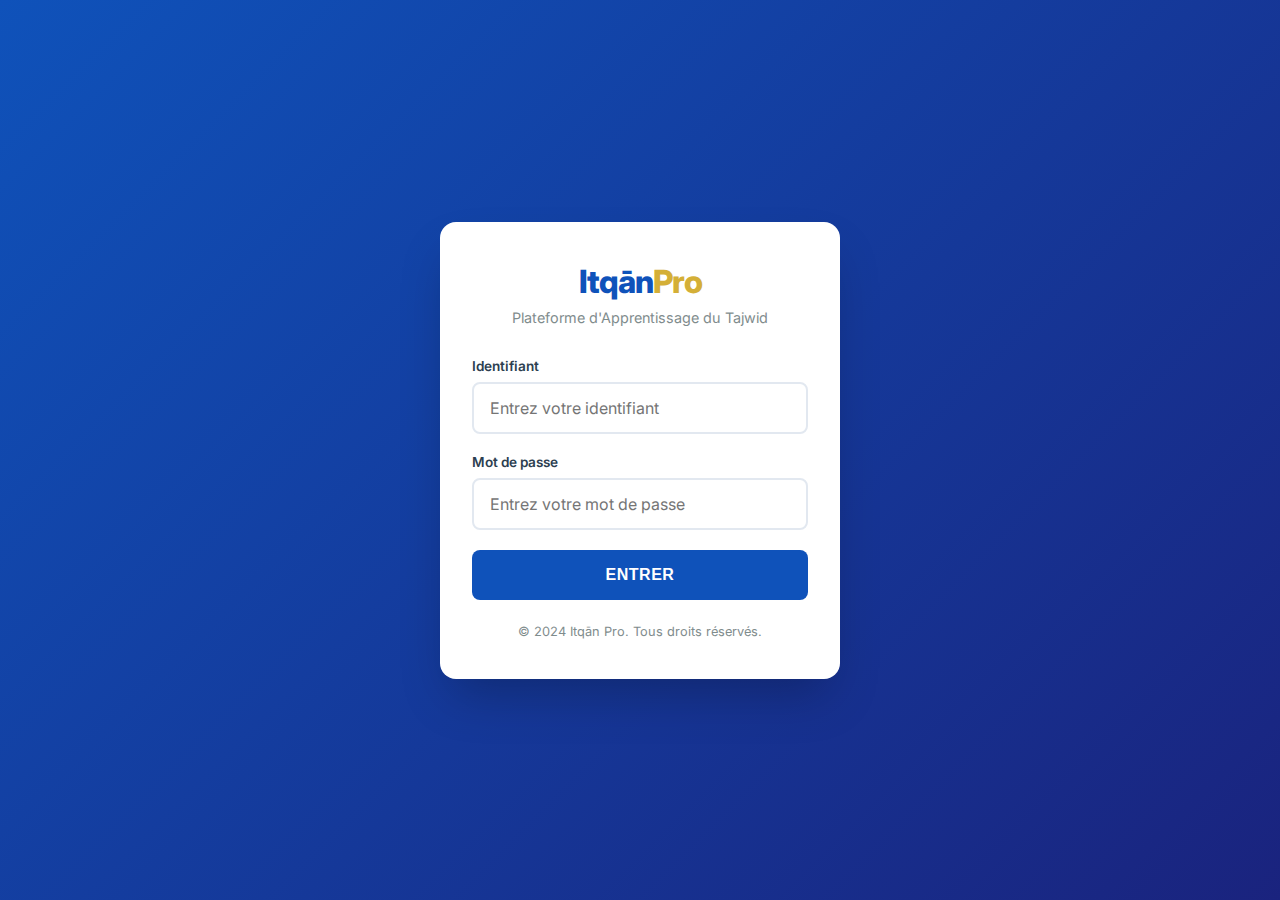
<file: index.html>
<!DOCTYPE html>
<html lang="fr">

<head>
    <meta charset="UTF-8">
    <meta name="viewport"
        content="width=device-width, initial-scale=1.0, maximum-scale=1.0, user-scalable=no, viewport-fit=cover">
    <title>Itqān Pro - Learning Portal</title>
    <link
        href="https://fonts.googleapis.com/css2?family=Inter:wght@400;500;600;700;800&family=Scheherazade+New:wght@500;700&display=swap"
        rel="stylesheet">
    <link rel="stylesheet" href="style.css">
</head>

<body>

    <!-- Auth Check: Redirect to login if not authenticated -->
    <script>
        if (localStorage.getItem('itqan_logged_in') !== 'true') {
            window.location.href = 'login.html';
        }
    </script>

    <audio id="audioPlayer"></audio>

    <div class="header" style="display:none;">
        <div style="display:flex; justify-content:space-between; align-items:center; font-weight:700; color:#333;">
            <div style="display:flex; align-items:center; gap:15px;">
                <button class="home-btn" onclick="showPortal()">MENU</button>
                <span id="course-title" style="letter-spacing:-0.5px; font-weight:600;">CHARGEMENT...</span>
            </div>
            <span id="course-mode"
                style="color:var(--primary); font-size:0.75rem; background:#e0f2fe; padding:4px 10px; border-radius:12px; font-weight:600; letter-spacing:0.5px;">PRO</span>
        </div>
        <div class="progress-track">
            <div class="progress-fill" id="prog-bar"></div>
        </div>
    </div>

    <div class="viewport" id="game-area"></div>

    <div class="footer" style="display:none;">
        <div class="nav-row">
            <button class="btn-nav" id="btn-prev" onclick="prev()">Précédent</button>
            <button class="btn-main" id="btn-action">COMMENCER</button>
            <button class="btn-nav" id="btn-next" onclick="next()">Suivant</button>
        </div>
    </div>

    <!-- Core Engine -->
    <!-- The engine.js script has been moved to the Course Data section as per the instruction. -->

    <!-- Course Data -->
    <script src="js/courses/izhar.js"></script>
    <script src="js/courses/idgham_ghunnah.js"></script>
    <script src="js/courses/idgham_bila_ghunnah.js"></script>
    <script src="js/courses/iqlab.js"></script>
    <script src="js/courses/qalqala.js"></script>
    <script src="js/courses/ra_intro.js"></script>
    <script src="js/courses/ra_tafkhim.js"></script>
    <script src="js/courses/ra_tarqiq.js"></script>
    <script src="js/courses/ra_jawaz.js"></script>
    <script src="js/courses/lam.js"></script>
    <script src="js/courses/ghunna.js"></script>
    <script src="js/courses/ikhfaa.js"></script>
    <script src="js/courses/mad_intro.js"></script>
    <script src="js/courses/mad_tabii.js"></script>
    <script src="js/courses/mad_badal.js"></script>
    <script src="js/courses/mad_ewad.js"></script>
    <script src="js/courses/mad_sila.js"></script>
    <script src="js/courses/mad_muttasil.js"></script>
    <script src="js/courses/mad_munfasil.js"></script>
    <script src="js/courses/mad_arid.js"></script>
    <script src="js/courses/mad_lin.js"></script>
    <script src="js/courses/mad_lazim.js"></script>
    <script src="js/courses/mad_review.js"></script>
    <script src="js/courses/nun_sakina_intro.js"></script>
    <script src="js/courses/nun_review.js"></script>
    <script src="js/engine.js"></script>
    <script src="js/courses/mim_idgham.js"></script>
    <script src="js/courses/mim_ikhfaa.js"></script>
    <script src="js/courses/mim_izhar.js"></script>

    <script>
        window.onload = () => {
            showPortal();
        };
    </script>

</body>

</html>
</file>
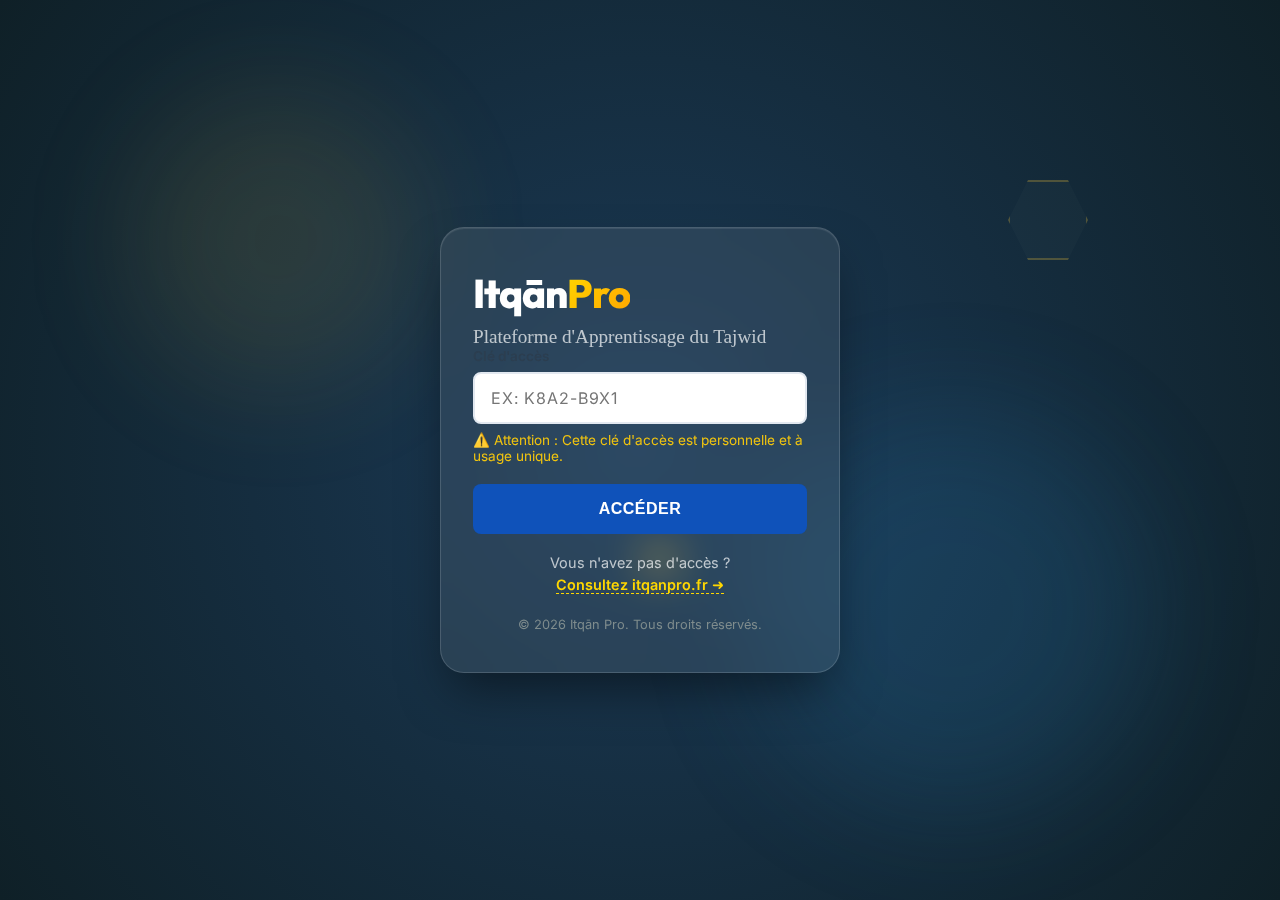
<file: public/index.html>
<!DOCTYPE html>
<html lang="fr">

<head>
    <meta charset="UTF-8">
    <meta name="viewport" content="width=device-width, initial-scale=1.0, maximum-scale=1.0, user-scalable=no">
    <title>Itqān Pro - Accueil</title>
    <link rel="preconnect" href="https://fonts.googleapis.com">
    <link
        href="https://fonts.googleapis.com/css2?family=Outfit:wght@300;500;700;900&family=Scheherazade+New:wght@400;700&display=swap"
        rel="stylesheet">
    <link rel="stylesheet" href="style.css">
    <style>
        /* Home Page Specific Styles */
        .home-shell {
            min-height: 100vh;
            display: flex;
            flex-direction: column;
            align-items: center;
            justify-content: center;
            padding: 30px 20px;
            position: relative;
        }

        .home-hero-glass {
            background: rgba(255, 255, 255, 0.08);
            backdrop-filter: blur(20px);
            -webkit-backdrop-filter: blur(20px);
            border: 1px solid rgba(255, 255, 255, 0.15);
            border-radius: 24px;
            padding: 50px 40px;
            text-align: center;
            max-width: 700px;
            width: 100%;
            margin-bottom: 40px;
            box-shadow:
                0 25px 50px -12px rgba(0, 0, 0, 0.5),
                inset 0 1px 1px rgba(255, 255, 255, 0.1);
            animation: floatIn 0.6s ease-out;
        }

        .home-brand {
            display: flex;
            justify-content: center;
            align-items: baseline;
            gap: 10px;
            margin-bottom: 15px;
        }

        .home-brand .brand-itqan {
            font-family: 'Outfit', sans-serif;
            font-size: 3rem;
            font-weight: 900;
            color: #ffffff;
            letter-spacing: -1px;
        }

        .home-brand .brand-pro {
            font-family: 'Outfit', sans-serif;
            font-size: 3rem;
            font-weight: 900;
            background: linear-gradient(135deg, #FFD700, #FFA500);
            -webkit-background-clip: text;
            background-clip: text;
            -webkit-text-fill-color: transparent;
        }

        .home-subtitle {
            font-family: 'Scheherazade New', serif;
            font-size: 1.4rem;
            color: rgba(255, 255, 255, 0.7);
            margin-bottom: 10px;
        }

        .home-tagline {
            font-size: 1rem;
            color: rgba(255, 255, 255, 0.6);
            margin-bottom: 0;
        }

        .modules-container {
            display: grid;
            grid-template-columns: repeat(2, 1fr);
            gap: 24px;
            width: 100%;
            max-width: 800px;
            animation: floatIn 0.8s ease-out;
        }

        .module-glass-card {
            background: rgba(255, 255, 255, 0.06);
            backdrop-filter: blur(15px);
            -webkit-backdrop-filter: blur(15px);
            border: 1px solid rgba(255, 255, 255, 0.12);
            border-radius: 20px;
            padding: 35px 25px;
            text-align: center;
            text-decoration: none;
            cursor: pointer;
            transition: all 0.4s cubic-bezier(0.4, 0, 0.2, 1);
            position: relative;
            overflow: hidden;
        }

        .module-glass-card::before {
            content: '';
            position: absolute;
            top: 0;
            left: 0;
            right: 0;
            height: 4px;
            background: var(--gradient);
        }

        .module-glass-card.tajwid {
            --gradient: linear-gradient(90deg, #00b894, #55efc4);
            --accent: #00b894;
        }

        .module-glass-card.hafiz {
            --gradient: linear-gradient(90deg, #0984e3, #74b9ff);
            --accent: #0984e3;
        }

        .module-glass-card:hover {
            transform: translateY(-10px) scale(1.02);
            background: rgba(255, 255, 255, 0.1);
            border-color: rgba(255, 255, 255, 0.25);
            box-shadow: 0 30px 60px rgba(0, 0, 0, 0.4);
        }

        .module-icon {
            width: 80px;
            height: 80px;
            border-radius: 20px;
            display: flex;
            align-items: center;
            justify-content: center;
            margin: 0 auto 20px;
            font-size: 2.5rem;
            background: var(--gradient);
            box-shadow: 0 10px 30px rgba(0, 0, 0, 0.3);
        }

        .module-title {
            font-family: 'Outfit', sans-serif;
            font-size: 1.4rem;
            font-weight: 700;
            color: #ffffff;
            margin-bottom: 5px;
        }

        .module-arabic {
            font-family: 'Scheherazade New', serif;
            font-size: 1.2rem;
            color: rgba(255, 255, 255, 0.6);
            margin-bottom: 15px;
        }

        .module-desc {
            font-size: 0.9rem;
            color: rgba(255, 255, 255, 0.7);
            line-height: 1.6;
            margin-bottom: 20px;
        }

        .module-btn {
            display: inline-flex;
            align-items: center;
            gap: 8px;
            padding: 12px 28px;
            border-radius: 50px;
            font-weight: 600;
            font-size: 0.95rem;
            color: white;
            background: var(--gradient);
            transition: all 0.3s;
            box-shadow: 0 5px 20px rgba(0, 0, 0, 0.2);
        }

        .module-glass-card:hover .module-btn {
            transform: translateX(5px);
            box-shadow: 0 8px 25px rgba(0, 0, 0, 0.3);
        }

        .logout-btn-glass {
            position: fixed;
            top: 20px;
            right: 20px;
            background: rgba(255, 255, 255, 0.08);
            border: 1px solid rgba(255, 255, 255, 0.15);
            color: rgba(255, 255, 255, 0.7);
            padding: 10px 20px;
            border-radius: 10px;
            font-size: 0.85rem;
            cursor: pointer;
            font-family: 'Outfit', sans-serif;
            transition: all 0.3s;
            z-index: 100;
            backdrop-filter: blur(10px);
        }

        .logout-btn-glass:hover {
            background: rgba(255, 255, 255, 0.15);
            color: white;
            border-color: rgba(255, 255, 255, 0.3);
        }

        .home-footer {
            margin-top: 50px;
            color: rgba(255, 255, 255, 0.4);
            font-size: 0.85rem;
            text-align: center;
        }

        /* Responsive */
        @media (max-width: 700px) {
            .modules-container {
                grid-template-columns: 1fr;
                gap: 20px;
            }

            .home-hero-glass {
                padding: 35px 25px;
            }

            .home-brand .brand-itqan,
            .home-brand .brand-pro {
                font-size: 2.2rem;
            }

            .home-subtitle {
                font-size: 1.1rem;
            }

            .module-glass-card {
                padding: 30px 20px;
            }

            .module-icon {
                width: 65px;
                height: 65px;
                font-size: 2rem;
            }

            .module-title {
                font-size: 1.2rem;
            }
        }

        @media (max-width: 400px) {
            .home-shell {
                padding: 20px 15px;
            }

            .home-brand .brand-itqan,
            .home-brand .brand-pro {
                font-size: 1.8rem;
            }

            .module-desc {
                font-size: 0.85rem;
            }

            .logout-btn-glass {
                padding: 8px 15px;
                font-size: 0.8rem;
            }
        }

        @keyframes floatIn {
            0% {
                opacity: 0;
                transform: translateY(20px);
            }

            100% {
                opacity: 1;
                transform: translateY(0);
            }
        }
    </style>
</head>

<body>
    <!-- Cosmic Background -->
    <div class="iqan-global-bg">
        <div class="iqan-orb orb-gold"></div>
        <div class="iqan-orb orb-blue"></div>
        <div class="iqan-shape shape-hex"></div>
        <div class="iqan-shape shape-square"></div>
        <div class="iqan-shape shape-circle"></div>
    </div>

    <!-- Auth Check -->
    <script>
        if (localStorage.getItem('itqan_logged_in') !== 'true') {
            window.location.href = 'login.html';
        }
    </script>

    <button class="logout-btn-glass" onclick="logout()">Déconnexion</button>

    <div class="home-shell">
        <!-- Hero Glass Card -->
        <div class="home-hero-glass">
            <div class="home-brand">
                <span class="brand-itqan">Itqān</span>
                <span class="brand-pro">Pro</span>
            </div>
            <p class="home-subtitle">إتقان القرآن الكريم</p>
            <p class="home-tagline">Excellence dans la Récitation et la Mémorisation du Coran</p>
        </div>

        <!-- Module Cards -->
        <div class="modules-container">
            <!-- TAJWID Card -->
            <a href="tajwid.html" class="module-glass-card tajwid">
                <div class="module-icon">📖</div>
                <h2 class="module-title">Itqān Tajwid</h2>
                <p class="module-arabic">إتقان التجويد</p>
                <p class="module-desc">Maîtrisez les règles de récitation du Coran avec des cours interactifs et des
                    exercices pratiques.</p>
                <div class="module-btn">Commencer <span>➜</span></div>
            </a>

            <!-- HAFIZ Card -->
            <a href="hifd.html" class="module-glass-card hafiz">
                <div class="module-icon">📚</div>
                <h2 class="module-title">Itqān Hafiz</h2>
                <p class="module-arabic">إتقان الحفظ</p>
                <p class="module-desc">Mémorisez le Coran efficacement avec un cahier de suivi gamifié et des outils de
                    révision.</p>
                <div class="module-btn">Commencer <span>➜</span></div>
            </a>
        </div>

        <div class="home-footer">
            © 2026 Itqān Pro. Tous droits réservés.
        </div>
    </div>

    <script>
        function logout() {
            localStorage.removeItem('itqan_logged_in');
            window.location.href = 'login.html';
        }
    </script>
</body>

</html>
</file>
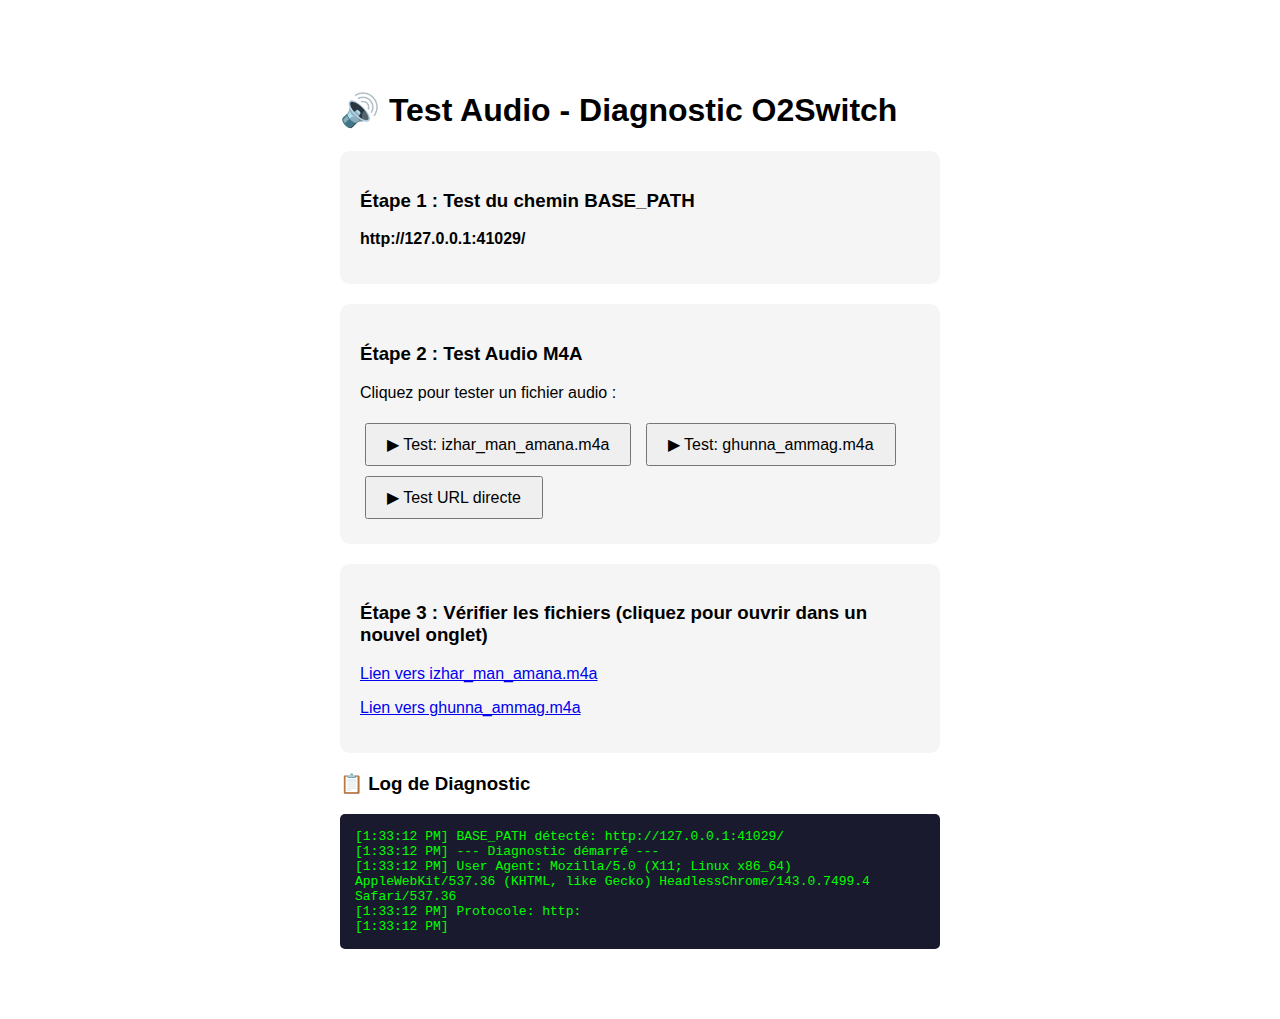
<file: diagnostic_audio.html>
<!DOCTYPE html>
<html lang="fr">

<head>
    <meta charset="UTF-8">
    <meta name="viewport" content="width=device-width, initial-scale=1.0">
    <title>Test Audio - Diagnostic</title>
    <style>
        body {
            font-family: Arial, sans-serif;
            max-width: 600px;
            margin: 50px auto;
            padding: 20px;
        }

        .test-box {
            background: #f5f5f5;
            padding: 20px;
            border-radius: 10px;
            margin: 20px 0;
        }

        .success {
            background: #d4edda;
            border: 1px solid #c3e6cb;
        }

        .error {
            background: #f8d7da;
            border: 1px solid #f5c6cb;
        }

        button {
            padding: 10px 20px;
            font-size: 16px;
            cursor: pointer;
            margin: 5px;
        }

        #log {
            background: #1a1a2e;
            color: #0f0;
            padding: 15px;
            border-radius: 5px;
            font-family: monospace;
            white-space: pre-wrap;
            max-height: 300px;
            overflow-y: auto;
        }
    </style>
</head>

<body>
    <h1>🔊 Test Audio - Diagnostic O2Switch</h1>

    <div class="test-box">
        <h3>Étape 1 : Test du chemin BASE_PATH</h3>
        <p id="base-path">Chargement...</p>
    </div>

    <div class="test-box">
        <h3>Étape 2 : Test Audio M4A</h3>
        <p>Cliquez pour tester un fichier audio :</p>
        <button onclick="testAudio('izhar_man_amana')">▶ Test: izhar_man_amana.m4a</button>
        <button onclick="testAudio('ghunna_ammag')">▶ Test: ghunna_ammag.m4a</button>
        <button onclick="testAudioDirect()">▶ Test URL directe</button>
    </div>

    <div class="test-box">
        <h3>Étape 3 : Vérifier les fichiers (cliquez pour ouvrir dans un nouvel onglet)</h3>
        <p><a id="audio-link-1" href="#" target="_blank">Lien vers izhar_man_amana.m4a</a></p>
        <p><a id="audio-link-2" href="#" target="_blank">Lien vers ghunna_ammag.m4a</a></p>
    </div>

    <h3>📋 Log de Diagnostic</h3>
    <div id="log"></div>

    <script>
        const logEl = document.getElementById('log');
        function log(msg) {
            const now = new Date().toLocaleTimeString();
            logEl.textContent += `[${now}] ${msg}\n`;
            logEl.scrollTop = logEl.scrollHeight;
        }

        // Detect BASE_PATH
        const BASE_PATH = (() => {
            const scripts = document.getElementsByTagName('script');
            for (let i = 0; i < scripts.length; i++) {
                const src = scripts[i].src;
                if (src.includes('js/engine.js')) {
                    return src.replace(/js\/engine\.js.*$/, '');
                }
            }
            const path = window.location.pathname;
            const lastSlash = path.lastIndexOf('/');
            return window.location.origin + path.substring(0, lastSlash + 1);
        })();

        log('BASE_PATH détecté: ' + BASE_PATH);
        document.getElementById('base-path').innerHTML = '<strong>' + BASE_PATH + '</strong>';

        // Update links
        document.getElementById('audio-link-1').href = BASE_PATH + 'audio/izhar_man_amana.m4a';
        document.getElementById('audio-link-2').href = BASE_PATH + 'audio/ghunna_ammag.m4a';

        function testAudio(name) {
            const url = BASE_PATH + 'audio/' + name + '.m4a';
            log('Tentative de lecture: ' + url);

            const audio = new Audio();

            audio.onloadeddata = () => {
                log('✅ SUCCÈS: Audio chargé correctement!');
                log('   Durée: ' + audio.duration + ' secondes');
            };

            audio.oncanplay = () => {
                log('✅ Audio prêt à jouer');
                audio.play().then(() => {
                    log('✅ Lecture en cours...');
                }).catch(e => {
                    log('❌ Erreur de lecture: ' + e.message);
                });
            };

            audio.onerror = (e) => {
                const err = audio.error;
                log('❌ ERREUR Audio:');
                log('   Code: ' + (err ? err.code : 'N/A'));
                log('   Message: ' + (err ? err.message : 'N/A'));

                if (err && err.code === 4) {
                    log('');
                    log('⚠️ DIAGNOSTIC: Code 4 = Format non supporté');
                    log('   Causes possibles:');
                    log('   1. Le fichier n\'existe pas sur le serveur');
                    log('   2. Le codec audio n\'est pas supporté par ce navigateur');
                    log('   3. Le fichier est corrompu');
                    log('');
                    log('   → Essayez d\'ouvrir le lien directement (Étape 3)');
                }
            };

            audio.src = url;
            audio.load();
        }

        function testAudioDirect() {
            const url = prompt('Entrez l\'URL complète du fichier audio:', BASE_PATH + 'audio/izhar_man_amana.m4a');
            if (url) {
                log('Test URL directe: ' + url);
                const audio = new Audio(url);
                audio.oncanplay = () => {
                    log('✅ Audio prêt!');
                    audio.play();
                };
                audio.onerror = (e) => {
                    log('❌ Erreur: ' + (audio.error ? audio.error.message : 'Inconnue'));
                };
                audio.load();
            }
        }

        // Test de chargement initial
        log('--- Diagnostic démarré ---');
        log('User Agent: ' + navigator.userAgent);
        log('Protocole: ' + window.location.protocol);
        log('');
    </script>
</body>

</html>
</file>
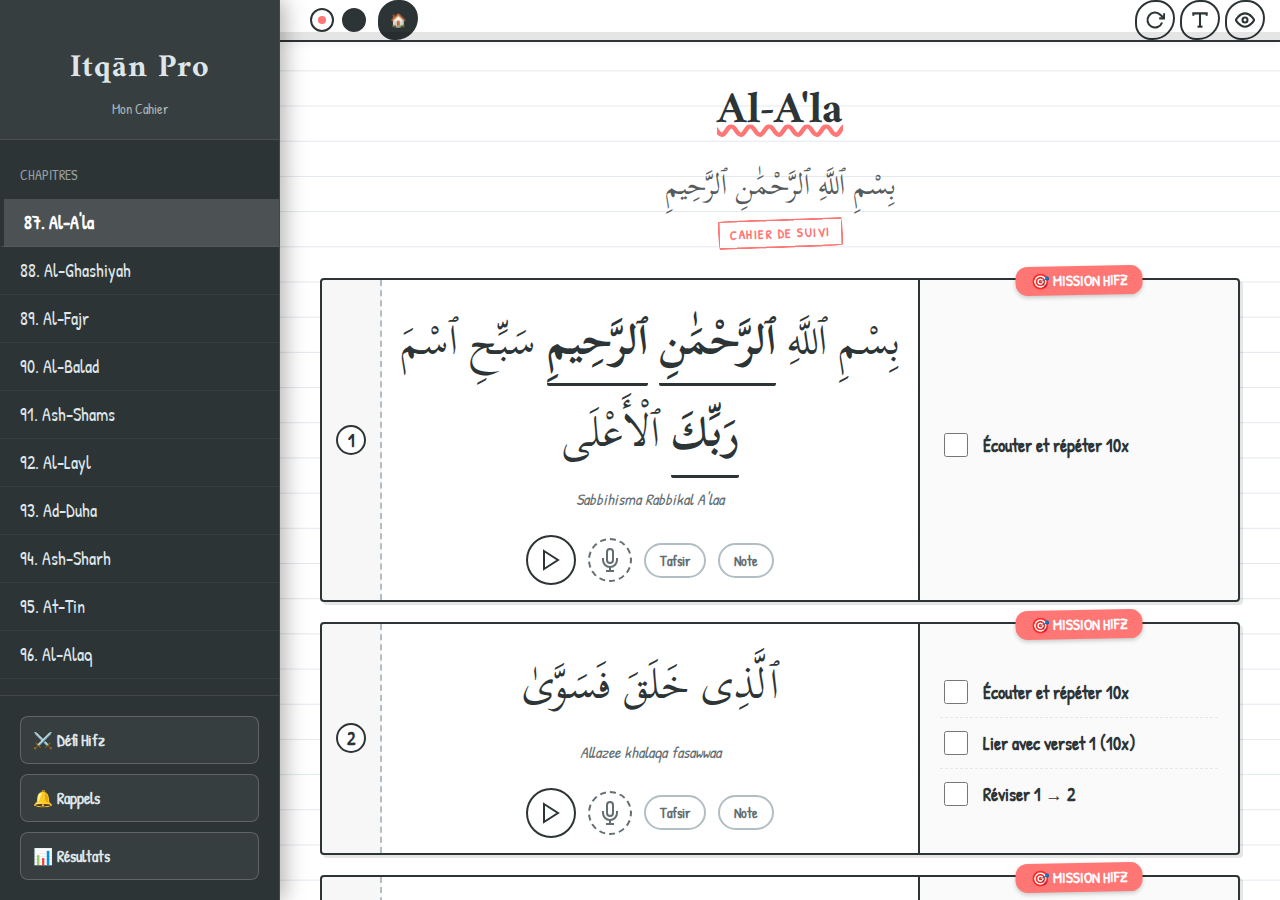
<file: hifd.html>
<!DOCTYPE html>
<html lang="fr">

<head>
    <meta charset="UTF-8">
    <meta name="viewport"
        content="width=device-width, initial-scale=1.0, maximum-scale=1.0, user-scalable=no, viewport-fit=cover">
    <title>Itqān Pro - Cahier Gamifié</title>
    <link rel="manifest" href="manifest.json">
    <meta name="theme-color" content="#ffffff">
    <link rel="apple-touch-icon" href="icon-192.png">
    <link
        href="https://fonts.googleapis.com/css2?family=Patrick+Hand&family=Scheherazade+New:wght@400;700&family=Amiri:wght@400;700&display=swap"
        rel="stylesheet">

    <style>
        :root {
            --font-ui: 'Patrick Hand', cursive;
            --bg-body: #ffffff;
            --bg-card: rgba(255, 255, 255, 0.95);
            --line-color: #e3e8ee;
            --margin-line: #ff7675;
            --primary: #2d3436;
            --primary-light: #dfe6e9;
            --c-tajweed: #00b894;
            --text-main: #2d3436;
            --text-sec: #636e72;
            --border: #b2bec3;
            --bg-side: #2d3436;
            --text-side: #dfe6e9;
            --header-height: 60px;
        }

        [data-theme="night"] {
            --bg-body: #1e272e;
            --bg-card: #2f3640;
            --line-color: #353b48;
            --margin-line: #c23616;
            --text-main: #dcdde1;
            --text-sec: #7f8fa6;
            --border: #576574;
            --primary: #00a8ff;
            --primary-light: #192a56;
            --bg-side: #000000;
            --c-tajweed: #55efc4;
        }

        * {
            box-sizing: border-box;
            -webkit-tap-highlight-color: transparent;
        }

        body {
            margin: 0;
            font-family: var(--font-ui);
            background-color: var(--bg-body);
            color: var(--text-main);
            display: flex;
            height: 100vh;
            overflow: hidden;
            font-size: 1.1rem;
            background-image: linear-gradient(90deg, transparent 39px, var(--margin-line) 39px, var(--margin-line) 41px, transparent 41px), linear-gradient(var(--line-color) 1px, transparent 1px);
            background-size: 100% 100%, 100% 2.2rem;
            background-attachment: local;
            transition: background-color 0.3s, color 0.3s;
        }

        aside {
            width: 280px;
            background: var(--bg-side);
            color: var(--text-side);
            display: flex;
            flex-direction: column;
            flex-shrink: 0;
            z-index: 3000;
            box-shadow: 5px 0 20px rgba(0, 0, 0, 0.3);
            transition: transform 0.3s cubic-bezier(0.4, 0, 0.2, 1);
            position: fixed;
            height: 100%;
            left: 0;
            top: 0;
            transform: translateX(-100%);
            border-right: 1px solid rgba(255, 255, 255, 0.1);
        }

        aside.open {
            transform: translateX(0);
        }

        @media (min-width: 951px) {
            aside {
                position: relative;
                transform: translateX(0);
            }

            .menu-btn-integrated {
                display: none !important;
            }
        }

        .sidebar-header {
            padding: 40px 20px 20px;
            text-align: center;
            border-bottom: 1px solid rgba(255, 255, 255, 0.1);
            background: rgba(255, 255, 255, 0.05);
        }

        .sidebar-title {
            margin: 0;
            font-size: 2rem;
            font-family: 'Amiri', serif;
            letter-spacing: 1px;
        }

        .nav-scroll {
            overflow-y: auto;
            flex-grow: 1;
            padding-top: 10px;
        }

        .nav-item {
            padding: 12px 20px;
            cursor: pointer;
            border-bottom: 1px solid rgba(255, 255, 255, 0.05);
            font-size: 1.1rem;
            transition: 0.2s;
        }

        .nav-item:hover {
            background: rgba(255, 255, 255, 0.1);
            padding-left: 25px;
        }

        .nav-item.active {
            background: rgba(255, 255, 255, 0.15);
            font-weight: bold;
            border-left: 4px solid var(--primary);
            color: #fff;
        }

        .sidebar-footer {
            padding: 20px;
            border-top: 1px solid rgba(255, 255, 255, 0.1);
            display: flex;
            flex-direction: column;
            gap: 10px;
            padding-bottom: max(20px, env(safe-area-inset-bottom));
        }

        .btn-side {
            width: 100%;
            background: rgba(255, 255, 255, 0.05);
            color: var(--text-side);
            border: 1px solid rgba(255, 255, 255, 0.2);
            padding: 12px;
            border-radius: 8px;
            cursor: pointer;
            font-weight: bold;
            display: flex;
            align-items: center;
            gap: 10px;
            font-family: var(--font-ui);
            font-size: 1rem;
        }

        .sidebar-overlay {
            position: fixed;
            top: 0;
            left: 0;
            width: 100%;
            height: 100%;
            background: rgba(0, 0, 0, 0.5);
            z-index: 2500;
            display: none;
            backdrop-filter: blur(2px);
        }

        .sidebar-overlay.active {
            display: block;
        }

        main {
            flex-grow: 1;
            display: flex;
            flex-direction: column;
            position: relative;
            width: 100%;
        }

        .top-toolbar {
            display: flex;
            justify-content: space-between;
            align-items: center;
            padding: 0 15px;
            padding-top: env(safe-area-inset-top);
            height: calc(var(--header-height) + env(safe-area-inset-top));
            background: var(--bg-body);
            border-bottom: 2px solid var(--text-main);
            position: sticky;
            top: 0;
            z-index: 1000;
            box-shadow: 0 2px 10px rgba(0, 0, 0, 0.05);
        }

        .progress-track {
            width: 100%;
            height: 8px;
            background: rgba(0, 0, 0, 0.1);
            position: absolute;
            bottom: 0;
            left: 0;
        }

        .progress-fill {
            height: 100%;
            width: 0%;
            background: linear-gradient(90deg, #ff7675, #fab1a0);
            transition: width 0.5s cubic-bezier(0.4, 0, 0.2, 1), background 0.5s ease;
            position: relative;
            background-image: linear-gradient(45deg, rgba(255, 255, 255, 0.2) 25%, transparent 25%, transparent 50%, rgba(255, 255, 255, 0.2) 50%, rgba(255, 255, 255, 0.2) 75%, transparent 75%, transparent);
            background-size: 20px 20px;
            animation: moveStripes 1s linear infinite;
            box-shadow: 0 0 10px rgba(0, 0, 0, 0.1);
        }

        @keyframes moveStripes {
            0% {
                background-position: 0 0;
            }

            100% {
                background-position: 20px 20px;
            }
        }

        .menu-btn-integrated {
            background: none;
            border: none;
            cursor: pointer;
            color: var(--text-main);
            padding: 5px;
        }

        .tool-btn {
            background: transparent;
            border: 2px solid var(--text-main);
            padding: 5px;
            border-radius: 50% 45% 55% 40%;
            width: 40px;
            height: 40px;
            cursor: pointer;
            color: var(--text-main);
            display: flex;
            align-items: center;
            justify-content: center;
            transition: 0.2s;
            margin-left: 5px;
        }

        .tool-btn.active {
            background: var(--text-main);
            color: var(--bg-body);
            transform: rotate(-5deg);
        }

        .theme-dot {
            width: 24px;
            height: 24px;
            border-radius: 50%;
            border: 2px solid var(--text-main);
            cursor: pointer;
            margin-left: 10px;
            position: relative;
        }

        [data-theme="day"] .theme-dot[title="Jour"]::after,
        [data-theme="night"] .theme-dot[title="Nuit"]::after {
            content: '';
            position: absolute;
            width: 8px;
            height: 8px;
            background: var(--margin-line);
            border-radius: 50%;
            top: 50%;
            left: 50%;
            transform: translate(-50%, -50%);
        }

        #content-area {
            flex-grow: 1;
            overflow-y: auto;
            padding: 0;
            scroll-behavior: smooth;
            padding-bottom: 120px;
        }

        .surah-header-block {
            text-align: center;
            padding: 30px 20px 10px;
            position: relative;
        }

        .surah-title {
            color: var(--primary);
            margin: 0;
            font-family: 'Amiri', serif;
            font-size: 2.8rem;
            text-decoration: underline wavy var(--margin-line);
            margin-bottom: 5px;
        }

        .basmalah {
            font-family: "Scheherazade New", serif;
            font-size: 1.8rem;
            color: var(--text-main);
            margin-bottom: 5px;
            opacity: 0.8;
        }

        .progress-text {
            font-size: 0.8rem;
            color: var(--margin-line);
            font-weight: bold;
            text-transform: uppercase;
            letter-spacing: 1.5px;
            transform: rotate(-2deg);
            display: inline-block;
            border: 2px solid var(--margin-line);
            padding: 4px 10px;
            border-radius: 255px 15px 225px 15px / 15px 225px 15px 255px;
            background: rgba(255, 255, 255, 0.5);
        }

        .verset-row {
            display: flex;
            flex-direction: column;
            margin: 25px 15px;
            background: var(--bg-card);
            border: 2px solid var(--text-main);
            border-radius: 4px;
            box-shadow: 3px 3px 0 rgba(0, 0, 0, 0.1);
            transition: 0.3s;
            position: relative;
        }

        .verset-row.dimmed {
            opacity: 0.3;
            filter: grayscale(100%);
            box-shadow: none;
        }

        .verset-num-col {
            width: 100%;
            height: 40px;
            display: flex;
            align-items: center;
            justify-content: center;
            border-bottom: 1px dashed var(--border);
            background: rgba(0, 0, 0, 0.03);
        }

        .verset-num {
            width: 30px;
            height: 30px;
            background: var(--bg-body);
            color: var(--text-main);
            border: 2px solid var(--text-main);
            border-radius: 50%;
            display: flex;
            justify-content: center;
            align-items: center;
            font-weight: bold;
            font-family: var(--font-ui);
        }

        .verset-num.completed {
            background-color: var(--c-tajweed);
            color: white;
            border-color: var(--c-tajweed);
        }

        .verset-content {
            padding: 15px;
            display: flex;
            flex-direction: column;
            gap: 15px;
            flex: 1;
        }

        .ar-text {
            font-family: "Scheherazade New", serif;
            font-size: 2.6rem;
            direction: rtl;
            line-height: 2.2;
            color: var(--text-main);
            text-align: center;
        }

        .ar-text.blurred {
            filter: blur(10px);
            opacity: 0.6;
            user-select: none;
        }

        .tj {
            border-bottom: 3px solid rgba(0, 184, 148, 0.4);
            border-radius: 2px;
            cursor: pointer;
            transition: 0.2s;
        }

        .tj:hover {
            background-color: rgba(0, 184, 148, 0.1);
            border-bottom-color: rgba(0, 184, 148, 1);
        }

        /* COULEURS DES RÈGLES */
        .tj-noun {
            border-bottom-color: #00b894;
        }

        /* Vert : Noun/Tanween */
        .tj-mim {
            border-bottom-color: #0984e3;
        }

        /* Bleu : Mim */
        .tj-qal {
            border-bottom-color: #d63031;
        }

        /* Rouge : Qalqala */
        .tj-ghunna {
            border-bottom-color: #e17055;
        }

        /* Orange : Ghunna */

        .tj-ra-emph {
            border-bottom-color: #2d3436;
            font-weight: 700;
        }

        /* Noir/Gras : Ra Tafkhim */
        .tj-ra-thin {
            border-bottom-color: #74b9ff;
        }

        /* Bleu clair : Ra Tarqiq */

        .tj-madd-normal {
            border-bottom-color: #a29bfe;
        }

        /* Violet : Madd 2 temps (Badal, Sila Sughra) */
        .tj-madd-strong {
            border-bottom-color: #6c5ce7;
            border-bottom-width: 4px;
        }

        /* Violet Foncé : Madd 4-5 temps */
        .tj-madd-lazim {
            border-bottom-color: #e84393;
            border-bottom-width: 5px;
        }

        /* Rose : Madd 6 temps */
        .tj-madd-lin {
            border-bottom-color: #fdcb6e;
        }

        /* Jaune/Orange : Mad Lin */
        .tj-madd-arid {
            border-bottom-color: #fd79a8;
        }

        /* Rose clair : Mad Arid */
        .tj-madd-iwad {
            border-bottom-color: #a29bfe;
        }

        /* Violet : Mad Iwad */

        .phonetic {
            font-size: 1rem;
            color: var(--text-sec);
            font-family: var(--font-ui);
            text-align: center;
            margin-top: -5px;
            font-style: italic;
        }

        .actions {
            display: flex;
            align-items: center;
            justify-content: center;
            gap: 12px;
            flex-wrap: wrap;
            margin-top: 10px;
        }

        .btn-play,
        .btn-mic,
        .btn-trash {
            cursor: pointer;
            display: flex;
            align-items: center;
            justify-content: center;
            transition: 0.2s;
            border-radius: 50%;
        }

        .btn-play {
            background: var(--bg-body);
            color: var(--text-main);
            width: 50px;
            height: 50px;
            border: 2px solid var(--text-main);
        }

        .btn-play.playing {
            background: var(--c-tajweed);
            color: white;
            border-color: var(--c-tajweed);
            animation: pulse 1.5s infinite;
        }

        .btn-mic {
            background: transparent;
            border: 2px dashed var(--text-sec);
            color: var(--text-sec);
            width: 44px;
            height: 44px;
        }

        .btn-mic.recording {
            border-color: var(--c-tajweed);
            color: var(--c-tajweed);
            animation: pulse 1s infinite;
        }

        .btn-mic.has-record {
            border-color: var(--c-tajweed);
            background: var(--c-tajweed);
            color: white;
            border-style: solid;
        }

        .btn-trash {
            background: #ffeaa7;
            border: 2px solid var(--c-tajweed);
            color: var(--c-tajweed);
            width: 34px;
            height: 34px;
            display: none;
        }

        .btn-action {
            background: transparent;
            border: 2px solid var(--border);
            color: var(--text-sec);
            padding: 6px 14px;
            border-radius: 20px;
            cursor: pointer;
            font-family: var(--font-ui);
            font-weight: bold;
            font-size: 0.9rem;
        }

        .btn-action.active {
            background: var(--primary);
            color: white;
            border-color: var(--primary);
        }

        .verset-steps {
            background: #ffffff;
            border: 3px solid var(--margin-line);
            border-radius: 255px 15px 225px 15px / 15px 225px 15px 255px;
            padding: 25px 20px 15px;
            margin: 15px 10px;
            position: relative;
            box-shadow: 3px 3px 0 rgba(255, 118, 117, 0.2);
        }

        [data-theme="night"] .verset-steps {
            background: var(--bg-card);
            border-color: var(--margin-line);
            box-shadow: none;
        }

        .steps-header {
            position: absolute;
            top: -14px;
            left: 50%;
            transform: translateX(-50%) rotate(-1deg);
            background: var(--margin-line);
            color: white;
            padding: 4px 15px;
            font-size: 0.95rem;
            font-weight: 800;
            text-align: center;
            text-transform: uppercase;
            border-radius: 12px;
            box-shadow: 0 2px 4px rgba(0, 0, 0, 0.2);
            white-space: nowrap;
            z-index: 2;
        }

        .step-item {
            display: flex;
            align-items: center;
            gap: 12px;
            cursor: pointer;
            padding: 10px 0;
            border-bottom: 1px dashed var(--line-color);
        }

        .step-item:last-child {
            border-bottom: none;
        }

        .step-item input {
            accent-color: var(--c-tajweed);
            width: 24px;
            height: 24px;
        }

        .step-label {
            font-size: 1.1rem;
            color: var(--text-main);
            font-weight: 600;
        }

        .step-item input:checked+.step-label {
            text-decoration: line-through;
            color: var(--text-sec);
            opacity: 0.7;
        }

        .expand-container {
            width: 100%;
            display: none;
            margin-top: 15px;
            animation: fadeIn 0.3s;
        }

        .expand-container.open {
            display: block;
        }

        .note-textarea {
            width: 100%;
            min-height: 80px;
            padding: 10px;
            border: 2px solid var(--line-color);
            background: #fff;
            color: #2d3436;
            font-family: var(--font-ui);
            font-size: 1.1rem;
            box-shadow: 2px 2px 0 rgba(0, 0, 0, 0.05);
            transform: rotate(0.5deg);
        }

        [data-theme="night"] .note-textarea {
            background: #353b48;
            color: white;
            border-color: #576574;
        }

        .tafsir-content {
            background: rgba(255, 255, 255, 0.5);
            border: 2px solid var(--text-main);
            padding: 15px;
            border-radius: 4px;
            font-family: var(--font-ui);
            line-height: 1.5;
            text-align: justify;
        }

        .modal-overlay {
            position: fixed;
            top: 0;
            left: 0;
            width: 100%;
            height: 100%;
            background: rgba(0, 0, 0, 0.8);
            backdrop-filter: blur(2px);
            z-index: 4000;
            display: none;
            justify-content: center;
            align-items: center;
            padding: 20px;
        }

        .modal-overlay.open {
            display: flex;
        }

        .modal-content {
            background: var(--bg-body);
            width: 100%;
            max-width: 500px;
            border: 2px solid var(--text-main);
            border-radius: 8px;
            padding: 0;
            box-shadow: 0 10px 25px rgba(0, 0, 0, 0.3);
            max-height: 85vh;
            overflow-y: auto;
        }

        .modal-header {
            padding: 15px;
            border-bottom: 2px dashed var(--border);
            display: flex;
            justify-content: space-between;
            align-items: center;
            background: rgba(0, 0, 0, 0.05);
            position: sticky;
            top: 0;
            z-index: 10;
            backdrop-filter: blur(5px);
        }

        .modal-body {
            padding: 20px;
            font-family: var(--font-ui);
            font-size: 1.1rem;
        }

        .surah-grid {
            display: grid;
            grid-template-columns: repeat(auto-fill, minmax(45px, 1fr));
            gap: 8px;
            margin-top: 20px;
            direction: rtl;
        }

        .surah-badge {
            aspect-ratio: 1;
            border: 2px solid var(--border);
            border-radius: 8px;
            display: flex;
            align-items: center;
            justify-content: center;
            font-family: var(--font-ui);
            font-size: 0.9rem;
            color: var(--text-sec);
            background: rgba(0, 0, 0, 0.02);
            cursor: pointer;
            transition: 0.2s;
            position: relative;
        }

        .surah-badge:hover {
            transform: scale(1.1);
            z-index: 2;
            border-color: var(--text-main);
        }

        .surah-badge.done {
            background: var(--c-tajweed);
            color: white;
            border-color: var(--c-tajweed);
            box-shadow: 0 4px 0 rgba(0, 184, 148, 0.4);
        }

        .surah-badge.started {
            border-color: #e67e22;
            color: #e67e22;
            background: rgba(230, 126, 34, 0.1);
        }

        .rule-letters {
            display: inline-block;
            background: rgba(0, 0, 0, 0.05);
            border: 1px solid var(--border);
            padding: 0px 6px;
            border-radius: 4px;
            font-family: 'Scheherazade New', serif;
            font-size: 1.3rem;
            margin: 2px;
            color: var(--primary);
            line-height: 1.2;
        }

        .rule-mnemo {
            font-size: 0.9rem;
            color: var(--text-sec);
            font-style: italic;
            margin-bottom: 8px;
            display: block;
        }

        @keyframes pulse {
            0% {
                transform: scale(1);
                box-shadow: 0 0 0 0 rgba(214, 48, 49, 0.7);
            }

            70% {
                transform: scale(1.05);
                box-shadow: 0 0 0 10px rgba(214, 48, 49, 0);
            }

            100% {
                transform: scale(1);
                box-shadow: 0 0 0 0 rgba(214, 48, 49, 0);
            }
        }

        @keyframes fadeIn {
            from {
                opacity: 0;
                transform: translateY(5px);
            }

            to {
                opacity: 1;
                transform: translateY(0);
            }
        }

        @media (min-width: 950px) {
            .verset-row {
                flex-direction: row;
                align-items: stretch;
                margin: 20px 40px;
            }

            .verset-num-col {
                width: 60px;
                height: auto;
                border-bottom: none;
                border-right: 2px dashed var(--border);
            }

            .verset-steps {
                width: 320px;
                margin: 0;
                border: none;
                border-left: 2px solid var(--text-main);
                border-radius: 0;
                background: rgba(0, 0, 0, 0.02);
                box-shadow: none;
                display: flex;
                flex-direction: column;
                justify-content: center;
            }
        }
    </style>
</head>

<body>

    <script id="saved-data" type="application/json"></script>
    <audio id="global-player" preload="none"></audio>
    <audio id="record-player" preload="none"></audio>

    <div class="sidebar-overlay" onclick="toggleMenu()"></div>

    <div id="modal" class="modal-overlay" onclick="closeModal(event)">
        <div class="modal-content">
            <div class="modal-header">
                <h3 id="modal-title" style="margin:0;color:var(--primary);">Règle</h3><button class="close-btn"
                    onclick="closeModal(null)"
                    style="border:none;background:none;font-size:2rem;color:var(--text-sec);">×</button>
            </div>
            <div class="modal-body">
                <div style="margin-bottom:15px"><strong
                        style="color:var(--c-tajweed);font-size:0.9rem;text-transform:uppercase">Contexte</strong>
                    <div id="modal-context"
                        style="background:rgba(0,0,0,0.05);padding:10px;border:2px dashed var(--border); margin:10px 0; font-weight:bold; color:var(--text-main); direction: rtl; text-align: right; font-family: 'Scheherazade New', serif; font-size: 2rem;">
                        ...</div><strong
                        style="color:var(--c-tajweed);font-size:0.9rem;text-transform:uppercase">Explication</strong>
                    <div id="modal-def" style="font-size:1.1rem;line-height:1.5;margin-top:5px;">...</div>
                </div>
                <div><strong style="color:var(--c-tajweed);font-size:0.9rem;text-transform:uppercase">Méthode</strong>
                    <div id="modal-meth"
                        style="background:rgba(0,184,148,0.1);padding:15px;border:1px solid var(--c-tajweed); color:var(--text-main); transform:rotate(-1deg); margin-top:10px;">
                        ...</div>
                </div>
            </div>
        </div>
    </div>

    <div id="stats-modal" class="modal-overlay" onclick="closeStats(event)">
        <div class="modal-content">
            <div class="modal-header">
                <h3 style="margin:0;color:var(--primary);">🏆 Ma Progression</h3><button onclick="closeStats(null)"
                    style="border:none;background:none;font-size:2rem;color:var(--text-sec);">×</button>
            </div>
            <div class="modal-body">
                <div class="stats-summary">
                    <div style="font-size: 3rem; font-weight: 800; color: var(--c-tajweed); line-height: 1;"
                        id="stat-big-pct">0%</div>
                    <div style="font-size: 0.9rem; opacity: 0.7; margin-bottom: 10px;">PROGRESSION TOTALE</div>
                    <div
                        style="display:flex; justify-content:center; gap:20px; margin-top:15px; border-top:1px dashed var(--border); padding-top:10px;">
                        <div><strong style="display:block; font-size:1.4rem;" id="stat-surahs-count">0 /
                                28</strong><span style="font-size:0.8rem; opacity:0.7;">Sourates Finies</span></div>
                    </div>
                </div>
                <p style="text-align:center; margin-bottom:10px; font-weight:bold;">Carte du Juz Amma</p>
                <div id="surah-map" class="surah-grid"></div>
            </div>
        </div>
    </div>
    <div id="coach-modal" class="modal-overlay" onclick="closeCoach(event)">
        <div class="modal-content">
            <div class="modal-header">
                <h3 style="margin:0;color:var(--c-ghunna);">🔔 Devoirs</h3><button onclick="closeCoach(null)"
                    style="border:none;background:none;font-size:2rem;color:var(--text-sec);">×</button>
            </div>
            <div class="modal-body">
                <p style="color:var(--text-main);margin-bottom:15px;">Sourates à réviser :</p>
                <div id="coach-list" class="coach-list"></div>
            </div>
        </div>
    </div>
    <div id="loop-modal" class="modal-overlay" onclick="closeLoop(event)">
        <div class="modal-content">
            <div class="modal-header">
                <h3 style="margin:0;color:var(--primary);">🔁 Boucle</h3><button onclick="closeLoop(null)"
                    style="border:none;background:none;font-size:2rem;color:var(--text-sec);">×</button>
            </div>
            <div class="modal-body loop-modal-content">
                <p style="color:var(--text-main)">Répéter les versets :</p>
                <div class="loop-inputs" style="display:flex;gap:10px;align-items:center;margin-bottom:20px;">
                    <span>De</span> <input type="number" id="loop-start" class="loop-input" min="1" value="1"
                        style="padding:10px;border:2px solid var(--text-main);border-radius:5px;font-family:var(--font-ui);width:60px;font-size:1.2rem;"><span>À</span>
                    <input type="number" id="loop-end" class="loop-input" min="1" value="3"
                        style="padding:10px;border:2px solid var(--text-main);border-radius:5px;font-family:var(--font-ui);width:60px;font-size:1.2rem;">
                </div><button class="btn-side"
                    style="background:var(--primary);color:white;justify-content:center;border:none;"
                    onclick="startRangeLoop()">Lancer</button>
            </div>
        </div>
    </div>
    <div id="challenge-modal" class="modal-overlay" onclick="closeChallenge(event)">
        <div class="modal-content">
            <div class="modal-header">
                <h3 style="margin:0;color:#e67e22;">⚔️ Défi</h3><button onclick="closeChallenge(null)"
                    style="border:none;background:none;font-size:2rem;color:var(--text-sec);">×</button>
            </div>
            <div class="modal-body challenge-box">
                <p style="color:var(--text-main)">Choisis la sourate :</p><select id="challenge-surah"
                    class="challenge-select"
                    style="width:100%;padding:10px;margin-bottom:20px;font-family:var(--font-ui);font-size:1.1rem;border:2px solid var(--text-main);background:var(--bg-body);color:var(--text-main);"></select><button
                    class="btn-side btn-challenge"
                    style="width:100%;justify-content:center;background:var(--text-main);color:var(--bg-body);"
                    onclick="shareChallenge()">🚀 Lancer</button>
            </div>
        </div>
    </div>

    <aside id="sidebar">
        <div class="sidebar-header">
            <h1 class="sidebar-title">Itqān Pro</h1><span class="sidebar-subtitle"
                style="font-size:0.9rem;opacity:0.7">Mon Cahier</span>
        </div>
        <div class="nav-scroll">
            <div class="nav-section-title" style="padding:15px 20px;opacity:0.6;font-size:0.9rem;">CHAPITRES</div>
            <div id="sidebar-links"></div>
        </div>
        <div class="sidebar-footer">
            <button class="btn-side" onclick="openChallenge()">⚔️ Défi Hifz</button>
            <button class="btn-side" onclick="openCoach()">🔔 Rappels <span id="coach-badge"
                    style="background:var(--c-ghunna);color:white;padding:2px 6px;border-radius:10px;font-size:0.7rem;display:none">!</span></button>
            <button class="btn-side" onclick="openStats()">📊 Résultats</button>
        </div>
    </aside>

    <main>
        <div class="top-toolbar">
            <div class="toolbar-left" style="display:flex; align-items:center;">
                <button class="menu-btn-integrated" onclick="toggleMenu()">
                    <svg class="menu-icon-svg" style="width:28px;height:28px;" viewBox="0 0 24 24">
                        <line x1="3" y1="12" x2="21" y2="12" stroke="currentColor" stroke-width="2.5"
                            stroke-linecap="round" />
                        <line x1="3" y1="6" x2="21" y2="6" stroke="currentColor" stroke-width="2.5"
                            stroke-linecap="round" />
                        <line x1="3" y1="18" x2="21" y2="18" stroke="currentColor" stroke-width="2.5"
                            stroke-linecap="round" />
                    </svg>
                </button>
                <div class="theme-dot" style="background:#ffffff;margin-left:15px;" onclick="setTheme('day')"
                    title="Jour"></div>
                <div class="theme-dot" style="background:#2d3436;margin-left:8px;" onclick="setTheme('night')"
                    title="Nuit"></div>
                <button class="tool-btn" onclick="window.location.href='home.html'" title="Accueil"
                    style="margin-left:12px;background:var(--primary);color:white;border-color:var(--primary);">🏠</button>
            </div>
            <div class="toolbar-right" style="display:flex; align-items:center;">
                <button class="tool-btn" id="loop-btn" onclick="openLoop()" title="Boucle"><svg viewBox="0 0 24 24"
                        style="width:20px;height:20px;fill:none;stroke:currentColor;stroke-width:2.5;">
                        <polyline points="23 4 23 10 17 10"></polyline>
                        <path d="M20.49 15a9 9 0 1 1-2.12-9.36L23 10"></path>
                    </svg></button>
                <button class="tool-btn" id="initials-btn" onclick="toggleInitials()" title="Initiales"><svg
                        viewBox="0 0 24 24"
                        style="width:20px;height:20px;fill:none;stroke:currentColor;stroke-width:2.5;">
                        <path d="M4 7V4h16v3"></path>
                        <path d="M9 20h6"></path>
                        <path d="M12 4v16"></path>
                    </svg></button>
                <button class="tool-btn" id="blur-btn" onclick="toggleBlur()" title="Masquer"><svg viewBox="0 0 24 24"
                        style="width:20px;height:20px;fill:none;stroke:currentColor;stroke-width:2.5;">
                        <path d="M1 12s4-8 11-8 11 8 11 8-4 8-11 8-11-8-11-8z"></path>
                        <circle cx="12" cy="12" r="3"></circle>
                    </svg></button>
            </div>
            <div class="progress-track">
                <div id="global-progress" class="progress-fill"></div>
            </div>
        </div>
        <div id="content-area"></div>
    </main>

    <script>
        // --- CONFIGURATION TAJWEED COMPLÈTE ---
        const TAJWEED_DB = {
            'izhar': {
                title: "Izhar Halqi إظهار حلقي (Clarté)",
                letters: "ء هـ ع ح غ خ",
                mnemo: "Lettres de gorge",
                why: "Le Noun (ن) Sakina ou le Tanween est suivi d'une lettre de la gorge.",
                rule: "Pas de fusion, pas de vibration nasale prolongée.",
                meth: "Prononce le 'N' de façon sèche et claire. Ta langue touche le palais et se détache tout de suite."
            },
            'idgham_ghunna': {
                title: "Idgham avec Ghunna إدغام بغنة (Fusion)",
                letters: "ي ن م و",
                mnemo: "Mnémo : يَنْمُو (Yanmu)",
                why: "Le Noun (ن) Sakina ou le Tanween est suivi d'une lettre de 'Yanmu'.",
                rule: "Le 'N' disparaît et fusionne avec la lettre suivante.",
                meth: "Ne prononce pas le 'N' ! Entre directement dans la lettre suivante en faisant vibrer ton nez (Ghunna) pendant 2 temps."
            },
            'idgham_no_ghunna': {
                title: "Idgham sans Ghunna إدغام بغير غنة (Fusion Totale)",
                letters: "ل ر",
                mnemo: "Lettres : ل et ر",
                why: "Le Noun (ن) Sakina ou le Tanween est suivi d'un Lam ou d'un Ra (ر).",
                rule: "Fusion complète sans aucune nasalisation.",
                meth: "Le 'N' est totalement supprimé. Saute directement sur le L ou le R et appuie dessus. Ne fais pas vibrer le nez !"
            },
            'iqlab': {
                title: "Iqlab إقلاب (Transformation)",
                letters: "ب",
                mnemo: "Lettre : ب (Ba)",
                why: "Le Noun (ن) Sakina ou le Tanween est suivi de la lettre Ba.",
                rule: "Le son 'N' se transforme en 'M'.",
                meth: "Transforme le son 'N' en 'M'. Ferme tes lèvres doucement pour produire un 'M' avec une vibration nasale de 2 temps."
            },
            'ikhfa': {
                title: "Ikhfa إخفاء (Dissimulation)",
                letters: "ت ث ج د ذ ز س ش ص ض ط ظ ف ق ك",
                mnemo: "Les 15 lettres restantes",
                why: "Le Noun (ن) Sakina ou le Tanween rencontre une lettre moyenne.",
                rule: "Le 'N' est caché, à mi-chemin entre Izhar et Idgham.",
                meth: "Ne colle pas ta langue au palais ! Garde-la suspendue près du point de sortie de la lettre suivante. Fais durer le son nasal 2 temps."
            },
            'idgham_shafawi': {
                title: "Idgham Shafawi (Mim) إدغام شفوي",
                letters: "م",
                mnemo: "Mim rencontre Mim",
                why: "Un Mim (م) Sakina est suivi d'un autre Mim.",
                rule: "Fusion des deux Mim.",
                meth: "Ferme tes lèvres fermement pour prononcer un seul Mim appuyé. Maintiens la fermeture et la vibration pendant 2 temps."
            },
            'ikhfa_shafawi': {
                title: "Ikhfa Shafawi (Mim) إخفاء شفوي",
                letters: "ب",
                mnemo: "Mim rencontre Ba",
                why: "Un Mim (م) Sakina est suivi de la lettre Ba.",
                rule: "Le Mim est dissimulé avant le Ba.",
                meth: "Laisse tes lèvres très doucement closes (ou à peine entrouvertes) sur le 'M'. Ne serre pas ! Fais durer la vibration 2 temps."
            },
            'izhar_shafawi': {
                title: "Izhar Shafawi (Mim) إظهار شفوي",
                letters: "Toutes sauf م et ب",
                mnemo: "Le reste des lettres",
                why: "Le Mim (م) Sakina est suivi d'une autre lettre.",
                rule: "Le Mim doit être clair et bref.",
                meth: "Ferme les lèvres pour le 'M', puis ouvre-les vite. Attention à être très clair surtout avec Waw (و) et Fa (ف)."
            },
            'qalqala': {
                title: "Qalqala قلقلة (Le Rebond)",
                letters: "ق ط ب ج د",
                mnemo: "Mnémo : قُطْبُ جَدْ",
                why: "Une de ces 5 lettres porte un Soukoun (سكون) ou un arrêt.",
                rule: "Créer un écho car la lettre est étouffée.",
                meth: "Fais un léger rebond (écho) sec en relâchant l'organe de prononciation. Ne rajoute pas de voyelle 'eu' à la fin !"
            },
            'ghunna': {
                title: "Ghunna غنة (Nasillement)",
                letters: "نّ مّ",
                mnemo: "Shadda (dédoublement) sur Noun ou Mim",
                why: "La lettre Noun (ن) ou Mim (م) est doublée (Shadda).",
                rule: "Nasillement obligatoire au maximum.",
                meth: "Appuie sur la lettre et fais sortir le son par le nez pendant 2 temps complets."
            },

            // --- RÈGLES DE MADD ---
            'madd_badal': {
                title: "Madd Badal مد بدل (Prolongation Substitut - 2 temps)",
                letters: "ءَا ءُو ءِي",
                mnemo: "Hamza avant Madd",
                why: "C’est tout madd qui est précédé d’une hamza.",
                rule: "Durée : 2 temps.",
                meth: "Allonge simplement la Hamza de 2 temps (ex: ءَامَنَ)."
            },
            'madd_iwad': {
                title: "Madd 'Iwad مد عوض (Prolongation Compensation - 2 temps)",
                letters: "اً",
                mnemo: "Arrêt Tanween Fatha",
                why: "Arrêt sur un Tanween Fatha à la fin d'un mot.",
                rule: "Durée : 2 temps (à l'arrêt).",
                meth: "Remplace le son 'an' par un 'â' long."
            },
            'madd_sila_sughra': {
                title: "Sila Sughra مد صلة صغرى (Petite Prolongation - 2 temps)",
                letters: "ـهِ ـهُ",
                mnemo: "Pronom (Lui)",
                why: "On l’appelle petite صلة lorsque le madd est suivi de toute lettre hormis la hamza ( ء ).",
                rule: "Durée : 2 temps.",
                meth: "Allonge le son du pronom (2 temps) sans forcer."
            },
            'madd_sila_kubra': {
                title: "Sila Kubra مد صلة كبرى (Grande Prolongation - 4 ou 5 temps)",
                letters: "ـهِ + ء",
                mnemo: "Pronom + Hamza",
                why: "On l’appelle grande صلة lorsque le madd est suivi de la lettre hamza ( ء ).",
                rule: "Durée : 4 ou 5 temps.",
                meth: "Allonge le son fortement, comme si c'était un Madd séparé (4 ou 5 temps)."
            },
            'madd_muttasil': {
                title: "Madd Wajib Muttasil مد واجب متصل (Prolongation Obligatoire - 4 ou 5 temps)",
                letters: "Madd + ء",
                mnemo: "Dans le MÊME mot",
                why: "On l’appelle ainsi lorsque la lettre de l’allongement est suivie de la lettre (ء) le tout en un seul mot.",
                rule: "Durée : 4 ou 5 temps.",
                meth: "Tu dois obligatoirement allonger ce son (4 ou 5 temps). Garde le souffle continu."
            },
            'madd_munfasil': {
                title: "Madd Ja'iz Munfasil مد جائز منفصل (Prolongation Séparée - 4 ou 5 temps)",
                letters: "Madd ... ء",
                mnemo: "Fin de mot + Début de mot",
                why: "On l’appelle ainsi lorsque la lettre de l’allongement est située à la fin du mot puis suivie de la lettre ( ء ) au début du second mot.",
                rule: "Durée : 4 ou 5 temps.",
                meth: "Allonge le son avant d'attaquer le mot suivant (4 ou 5 temps)."
            },
            'madd_arid': {
                title: "Madd 'Arid مد عارض للسكون (Prolongation d'Arrêt - 2, 4, 6 temps)",
                letters: "Madd + Arrêt",
                mnemo: "Juste avant de s'arrêter",
                why: "On l’appelle ainsi lorsque la lettre de l’allongement est suivie d’une lettre ayant un سكون dû à l’arrêt.",
                rule: "Durée : 2, 4 ou 6 temps.",
                meth: "Tu as le choix. Si tu récites vite, fais 2 temps. Si tu récites lentement, fais 4 ou 6 temps pour embellir."
            },
            'madd_lazim': {
                title: "Madd Lazim مد لازم (Prolongation Nécessaire - 6 temps)",
                letters: "~ + ّ  ou ْ",
                mnemo: "La Vague + Shadda/Sukun",
                why: "On l’appelle ainsi lorsque la lettre de l’allongement est suivie d’une lettre ayant un soukoun originel.",
                rule: "Durée : 6 temps (Obligatoire).",
                meth: "C'est l'allongement le plus long. Compte jusqu'à 6 avec tes doigts avant de prononcer la lettre suivante."
            },
            'madd_lin': {
                title: "Madd Lin مد لين (Prolongation Douce - 2, 4, 6 temps)",
                letters: "و , ي",
                mnemo: "Waw/Ya avec Fatha avant",
                why: "On l’appelle ainsi lorsque les lettres ( وْ , يْ ) sont ساكنة précédées d’une فتحة et suivies d’une lettre ayant un سكون dû à l’arrêt.",
                rule: "Durée : 2, 4 ou 6 temps.",
                meth: "Allonge avec douceur (Lin) avant de t'arrêter."
            },

            // --- RÈGLES RA ---
            'ra_emph': {
                title: "Ra Tafkhim ر مفخمة (Ra Emphatique)",
                letters: "ر",
                mnemo: "Gros Ra (Bouche pleine)",
                why: "Le Ra (ر) est emphatique (مفخمة) lorsqu'il porte une Fatha/Damma, ou est Soukoun précédé de Fatha/Damma.",
                rule: "Prononciation grave et lourde.",
                meth: "Arrondis l'arrière de ta langue et remplis ta bouche avec le son 'Rrr' (comme un moteur)."
            },
            'ra_thin': {
                title: "Ra Tarqiq ر مرققة (Ra Aminci)",
                letters: "ر",
                mnemo: "Ra Souriant (Fin)",
                why: "Le Ra (ر) est aminci (مرققة) lorsqu'il porte une Kasra, ou est Soukoun précédé de Kasra.",
                rule: "Prononciation fine et aiguë.",
                meth: "Baisse ta mâchoire inférieure comme pour sourire. Le son doit être léger et sec."
            }
        };

        const JUZ_AMMA_DATA = [{ "num": 87, "name": "Al-A'la", "ayahs": [{ "num": 1, "text": "بِسْمِ ٱللَّهِ ٱلرَّحْمَٰنِ ٱلرَّحِيمِ سَبِّحِ ٱسْمَ رَبِّكَ ٱلْأَعْلَى", "trans": "Glorifie le nom de ton Seigneur, le Très Haut,", "phon": "Sabbihisma Rabbikal A'laa" }, { "num": 2, "text": "ٱلَّذِى خَلَقَ فَسَوَّىٰ", "trans": "Celui Qui a créé et agencé harmonieusement,", "phon": "Allazee khalaqa fasawwaa" }, { "num": 3, "text": "وَٱلَّذِى قَدَّرَ فَهَدَىٰ", "trans": "qui a décrété et guidé,", "phon": "Wallazee qaddara fahadaa" }, { "num": 4, "text": "وَٱلَّذِىٓ أَخْرَجَ ٱلْمَرْعَىٰ", "trans": "et qui a fait pousser le pâturage,", "phon": "Wallazeee akhrajal mar'aa" }, { "num": 5, "text": "فَجَعَلَهُۥ غُثَآءً أَحْوَىٰ", "trans": "et en a fait ensuite un foin sombre.", "phon": "Faja'alahoo ghusaaa'an ahwaa" }, { "num": 6, "text": "سَنُقْرِئُكَ فَلَا تَنسَىٰٓ", "trans": "Nous te ferons réciter (le Coran), de sorte que tu n'oublieras", "phon": "Sanuqri'uka falaa tansaaa" }, { "num": 7, "text": "إِلَّا مَا شَآءَ ٱللَّهُ ۚ إِنَّهُۥ يَعْلَمُ ٱلْجَهْرَ وَمَا يَخْفَىٰ", "trans": "que ce qu'Allah veut. Car, Il connaît ce qui paraît au grand jour ainsi que ce qui est caché.", "phon": "Illaa maa shaaa'al laah; innahoo ya'lamul jahra wa maa yakhfaa" }, { "num": 8, "text": "وَنُيَسِّرُكَ لِلْيُسْرَىٰ", "trans": "Nous te mettrons sur la voie la plus facile.", "phon": "Wa nu-yassiruka lilyusraa" }, { "num": 9, "text": "فَذَكِّرْ إِن نَّفَعَتِ ٱلذِّكْرَىٰ", "trans": "Rappelle, donc, où le Rappel doit être utile.", "phon": "Fazakkir in nafa'atizzikraa" }, { "num": 10, "text": "سَيَذَّكَّرُ مَن يَخْشَىٰ", "trans": "Quiconque craint (Allah) s'[en] rappellera,", "phon": "Sa yazzakkaru maiyakhshaa" }, { "num": 11, "text": "وَيَتَجَنَّبُهَا ٱلْأَشْقَى", "trans": "et s'en écartera le grand malheureux,", "phon": "Wa yatajannabuhal ashqaa" }, { "num": 12, "text": "ٱلَّذِى يَصْلَى ٱلنَّارَ ٱلْكُبْرَىٰ", "trans": "qui brûlera dans le plus grand Feu,", "phon": "Allazee yaslan Naaral kubraa" }, { "num": 13, "text": "ثُمَّ لَا يَمُوتُ فِيهَا وَلَا يَحْيَىٰ", "trans": "où il ne mourra ni ne vivra.", "phon": "Summa laa yamootu feehaa wa laa yahyaa" }, { "num": 14, "text": "قَدْ أَفْلَحَ مَن تَزَكَّىٰ", "trans": "Réussit, certes, celui qui se purifie,", "phon": "Qad aflaha man tazakkaa" }, { "num": 15, "text": "وَذَكَرَ ٱسْمَ رَبِّهِۦ فَصَلَّىٰ", "trans": "et se rappelle le nom de son Seigneur, puis célèbre la Salât.", "phon": "Wa zakaras ma Rabbihee fasallaa" }, { "num": 16, "text": "بَلْ تُؤْثِرُونَ ٱلْحَيَوٰةَ ٱلدُّنْيَا", "trans": "Mais, vous préférez plutôt la vie présente,", "phon": "Bal tu'siroonal hayaatad dunyaa" }, { "num": 17, "text": "وَٱلْءَاخِرَةُ خَيْرٌۭ وَأَبْقَىٰٓ", "trans": "alors que l'au-delà est meilleur et plus durable.", "phon": "Wal Aakhiratu khairunw wa abqaa" }, { "num": 18, "text": "إِنَّ هَٰذَا لَفِى ٱلصُّحُفِ ٱلْأُولَىٰ", "trans": "Ceci se trouve, certes, dans les Feuilles anciennes,", "phon": "Inna haazaa lafis suhu fil oolaa" }, { "num": 19, "text": "صُحُفِ إِبْرَٰهِيمَ وَمُوسَىٰ", "trans": "les Feuilles d'Abraham et de Moïse.", "phon": "Suhufi Ibraaheema wa Moosaa" }] }, { "num": 88, "name": "Al-Ghashiyah", "ayahs": [{ "num": 1, "text": "بِسْمِ ٱللَّهِ ٱلرَّحْمَٰنِ ٱلرَّحِيمِ هَلْ أَتَىٰكَ حَدِيثُ ٱلْغَٰشِيَةِ", "trans": "T'est-il parvenu le récit de l'enveloppante?", "phon": "Hal ataaka hadeesul ghaashiyah" }, { "num": 2, "text": "وُجُوهٌۭ يَوْمَئِذٍ خَٰشِعَةٌ", "trans": "Ce jour-là, il y aura des visages humiliés,", "phon": "Wujoohuny yawma 'izin khaashi'ah" }, { "num": 3, "text": "عَامِلَةٌۭ نَّاصِبَةٌۭ", "trans": "préoccupés, harassés.", "phon": "'Aamilatun naasibah" }, { "num": 4, "text": "تَصْلَىٰ نَارًا حَامِيَةًۭ", "trans": "Ils brûleront dans un Feu ardent,", "phon": "Taslaa naaran haamiyah" }, { "num": 5, "text": "تُسْقَىٰ مِنْ عَيْنٍ ءَانِيَةٍۢ", "trans": "et seront abreuvés d'une source bouillante.", "phon": "Tusqaa min 'aynin aaniyah" }, { "num": 6, "text": "لَّيْسَ لَهُمْ طَعَامٌ إِلَّا مِن ضَرِيعٍۢ", "trans": "Il n'y aura pour eux d'autre nourriture que des plantes épineuses [darî'],", "phon": "Laisa lahum ta'aamun illaa min daree'" }, { "num": 7, "text": "لَّا يُسْمِنُ وَلَا يُغْنِى مِن جُوعٍۢ", "trans": "qui n'engraisse, ni n'apaise la faim.", "phon": "Laa yusminu wa laa yughnee min joo'" }, { "num": 8, "text": "وُجُوهٌۭ يَوْمَئِذٍۢ نَّاعِمَةٌۭ", "trans": "Ce jour-là, il y aura des visages épanouis,", "phon": "Wujoohuny yawma 'izin naa'imah" }, { "num": 9, "text": "لِّسَعْيِهَا رَاضِيَةٌۭ", "trans": "contents de leurs efforts,", "phon": "Lisa'yihaa raadiyah" }, { "num": 10, "text": "فِى جَنَّةٍ عَالِيَةٍۢ", "trans": "dans un haut Jardin,", "phon": "Fee jannatin 'aaliyah" }, { "num": 11, "text": "لَّا تَسْمَعُ فِيهَا لَٰغِيَةًۭ", "trans": "où ils n'entendent aucune futilité.", "phon": "Laa tasma'u feehaa laaghiyah" }, { "num": 12, "text": "فِيهَا عَيْنٌۭ جَارِيَةٌۭ", "trans": "Là, il y aura une source coulante.", "phon": "Feehaa 'aynun jaariyah" }, { "num": 13, "text": "فِيهَا سُرُرٌۭ مَّرْفُوعَةٌۭ", "trans": "Là, des divans élevés", "phon": "Feehaa sururum marfoo'ah" }, { "num": 14, "text": "وَأَكْوَابٌۭ مَّوْضُوعَةٌۭ", "trans": "et des coupes posées", "phon": "Wa akwaabum mawdoo 'ah" }, { "num": 15, "text": "وَنَمَارِقُ مَصْفُوفَةٌۭ", "trans": "et des coussins rangés", "phon": "Wa namaariqu masfoofah" }, { "num": 16, "text": "وَزَرَابِىُّ مَبْثُوثَةٌ", "trans": "et des tapis étalés.", "phon": "Wa zaraabiyyu mabsoosah" }, { "num": 17, "text": "أَفَلَا يَنظُرُونَ إِلَى ٱلْإِبِلِ كَيْفَ خُلِقَتْ", "trans": "Ne considèrent-ils donc pas les chameaux, comment ils ont été créés,", "phon": "Afalaa yanzuroona ilalibili kaifa khuliqat" }, { "num": 18, "text": "وَإِلَى ٱلسَّمَآءِ كَيْفَ رُفِعَتْ", "trans": "et le ciel comment il est élevé,", "phon": "Wa ilas samaaa'i kaifa rufi'at" }, { "num": 19, "text": "وَإِلَى ٱلْجِبَالِ كَيْفَ نُصِبَتْ", "trans": "et les montagnes comment elles sont dressées", "phon": "Wa ilal jibaali kaifa nusibat" }, { "num": 20, "text": "وَإِلَى ٱلْأَرْضِ كَيْفَ سُطِحَتْ", "trans": "et la terre comment elle est nivelée?", "phon": "Wa ilal ardi kaifa sutihat" }, { "num": 21, "text": "فَذَكِّرْ إِنَّمَآ أَنتَ مُذَكِّرٌۭ", "trans": "Eh bien, rappelle! Tu n'es qu'un rappeleur,", "phon": "Fazakkir innama anta Muzakkir" }, { "num": 22, "text": "لَّسْتَ عَلَيْهِم بِمُصَيْطِرٍ", "trans": "et tu n'es pas un dominateur sur eux.", "phon": "Lasta 'alaihim bimusaitir" }, { "num": 23, "text": "إِلَّا مَن تَوَلَّىٰ وَكَفَرَ", "trans": "Sauf celui qui tourne le dos et ne croit pas,", "phon": "Illaa man tawallaa wa kafar" }, { "num": 24, "text": "فَيُعَذِّبُهُ ٱللَّهُ ٱلْعَذَابَ ٱلْأَكْبَرَ", "trans": "alors Allah le châtiera du plus grand châtiment.", "phon": "Fa yu'azzibuhul laahul 'azaabal akbar" }, { "num": 25, "text": "إِنَّ إِلَيْنَآ إِيَابَهُمْ", "trans": "Vers Nous est leur retour.", "phon": "Innaa ilainaaa iyaabahum" }, { "num": 26, "text": "ثُمَّ إِنَّ عَلَيْنَا حِسَابَهُم", "trans": "Ensuite, c'est à Nous de leur demander compte.", "phon": "Summa inna 'alainaa hisaabahum" }] }, { "num": 89, "name": "Al-Fajr", "ayahs": [{ "num": 1, "text": "بِسْمِ ٱللَّهِ ٱلرَّحْمَٰنِ ٱلرَّحِيمِ وَٱلْفَجْرِ", "trans": "Par l'Aube!", "phon": "Wal-Fajr" }, { "num": 2, "text": "وَلَيَالٍ عَشْرٍۢ", "trans": "Et par les dix nuits!", "phon": "Wa layaalin 'ashr" }, { "num": 3, "text": "وَٱلشَّفْعِ وَٱلْوَتْرِ", "trans": "Par le pair et l'impair!", "phon": "Wash shaf'i wal watr" }, { "num": 4, "text": "وَٱلَّيْلِ إِذَا يَسْرِ", "trans": "Et par la nuit quand elle s'écoule!", "phon": "Wallaili izaa yasr" }, { "num": 5, "text": "هَلْ فِى ذَٰلِكَ قَسَمٌۭ لِّذِى حِجْرٍ", "trans": "N'est-ce pas là un serment, pour un doué d'intelligence?", "phon": "Hal fee zaalika qasamul lizee hijr" }, { "num": 6, "text": "أَلَمْ تَرَ كَيْفَ فَعَلَ رَبُّكَ بِعَادٍ", "trans": "N'as-tu pas vu comment ton Seigneur a agi avec les 'Aad", "phon": "Alam tara kaifa fa'ala rabbuka bi'aad" }, { "num": 7, "text": "إِرَمَ ذَاتِ ٱلْعِمَادِ", "trans": "[avec] Iram, [la cité] à la colonne remarquable,", "phon": "Iramaa zaatil 'imaad" }, { "num": 8, "text": "ٱلَّتِى لَمْ يُخْلَقْ مِثْلُهَا فِى ٱلْبِلَٰدِ", "trans": "dont jamais pareille ne fut construite parmi les villes?", "phon": "Allatee lam yukhlaq misluhaa fil bilaad" }, { "num": 9, "text": "وَثَمُودَ ٱلَّذِينَ جَابُوا۟ ٱلصَّخْرَ بِٱلْوَادِ", "trans": "et avec les Thamûd qui taillaient le rocher dans la vallée?", "phon": "Wa samoodal lazeena jaabus sakhra bil waad" }, { "num": 10, "text": "وَفِرْعَوْنَ ذِى ٱلْأَوْتَادِ", "trans": "ainsi qu'avec Pharaon, l'homme aux épieux?", "phon": "Wa fir'awna zil awtaad" }, { "num": 11, "text": "ٱلَّذِينَ طَغَوْا۟ فِى ٱلْبِلَٰدِ", "trans": "Tous, étaient des gens qui transgressaient dans [leurs] pays,", "phon": "Allazeena taghaw fil bilaad" }, { "num": 12, "text": "فَأَكْثَرُوا۟ فِيهَا ٱلْفَسَادَ", "trans": "et y avaient commis beaucoup de désordre.", "phon": "Fa aksaroo feehal fasaad" }, { "num": 13, "text": "فَصَبَّ عَلَيْهِمْ رَبُّكَ سَوْطَ عَذَابٍ", "trans": "Donc, ton Seigneur déversa sur eux un fouet du châtiment.", "phon": "Fasabba 'alaihim Rabbuka sawta 'azaab" }, { "num": 14, "text": "إِنَّ رَبَّكَ لَبِٱلْمِرْصَادِ", "trans": "Car ton Seigneur demeure aux aguets.", "phon": "Inna Rabbaka labil mirsaad" }, { "num": 15, "text": "فَأَمَّا ٱلْإِنسَٰنُ إِذَا مَا ٱبْتَلَىٰهُ رَبُّهُۥ فَأَكْرَمَهُۥ وَنَعَّمَهُۥ فَيَقُولُ رَبِّىٓ أَكْرَمَنِ", "trans": "Quant à l'homme, lorsque son Seigneur l'éprouve en l'honorant et en le comblant de bienfaits, il dit: «Mon Seigneur m'a honoré».", "phon": "Fa ammal insaanu izaa mab talaahu Rabbuhoo fa akramahoo wa na' 'amahoo fa yaqoolu Rabbeee akraman" }, { "num": 16, "text": "وَأَمَّآ إِذَا مَا ٱبْتَلَىٰهُ فَقَدَرَ عَلَيْهِ رِزْقَهُۥ فَيَقُولُ رَبِّىٓ أَهَٰنَنِ", "trans": "Mais par contre, quand Il l'éprouve en lui restreignant sa subsistance, il dit: «Mon Seigneur m'a avili».", "phon": "Wa ammaaa izaa mabtalaahu faqadara 'alaihi rizqahoo fa yaqoolu Rabbeee ahaanan" }, { "num": 17, "text": "كَلَّا ۖ بَل لَّا تُكْرِمُونَ ٱلْيَتِيمَ", "trans": "Mais non! C'est vous plutôt, qui n'êtes pas généreux envers les orphelins;", "phon": "Kalla bal laa tukrimooo nal yateem" }, { "num": 18, "text": "وَلَا تَحَٰٓضُّونَ عَلَىٰ طَعَامِ ٱلْمِسْكِينِ", "trans": "qui ne vous incitez pas mutuellement à nourrir le pauvre,", "phon": "Wa laa tahaaaddoona 'alaata'aamil miskeen" }, { "num": 19, "text": "وَتَأْكُلُونَ ٱلتُّرَاثَ أَكْلًۭا لَّمًّۭا", "trans": "qui dévorez l'héritage avec une avidité vorace,", "phon": "Wa taakuloonat turaasa aklal lammaa" }, { "num": 20, "text": "وَتُحِبُّونَ ٱلْمَالَ حُبًّۭا جَمًّۭا", "trans": "et aimez les richesses d'un amour sans bornes.", "phon": "Wa tuhibboonal maala hubban jammaa" }, { "num": 21, "text": "كَلَّآ إِذَا دُكَّتِ ٱلْأَرْضُ دَكًّۭا دَكًّۭا", "trans": "Prenez garde! Quand la terre sera complètement pulvérisée,", "phon": "Kallaaa izaaa dukkatil ardu dakkan dakka" }, { "num": 22, "text": "وَجَآءَ رَبُّكَ وَٱلْمَلَكُ صَفًّۭا صَفًّۭا", "trans": "et que ton Seigneur viendra ainsi que les Anges, rang par rang,", "phon": "Wa jaaa'a Rabbuka wal malaku saffan saffaa" }, { "num": 23, "text": "وَجِا۟ىٓءَ يَوْمَئِذٍۭ بِجَهَنَّمَ ۚ يَوْمَئِذٍۢ يَتَذَكَّرُ ٱلْإِنسَٰنُ وَأَنَّىٰ لَهُ ٱلذِّكْرَىٰ", "trans": "et que ce jour-là, on amènera l'Enfer; ce jour-là, l'homme se rappellera. Mais à quoi lui servira de se souvenir?", "phon": "Wa jeee'a yawma'izim bi jahannnam; Yawma 'iziny yatazakkarul insaanu wa annaa lahuz zikraa" }, { "num": 24, "text": "يَقُولُ يَٰلَيْتَنِى قَدَّمْتُ لِحَيَاتِى", "trans": "Il dira: «Hélas! Que n'ai-je fait du bien pour ma vie future!", "phon": "Yaqoolu yaa laitanee qaddamtu lihayaatee" }, { "num": 25, "text": "فَيَوْمَئِذٍۢ لَّا يُعَذِّبُ عَذَابَهُۥٓ أَحَدٌۭ", "trans": "Ce jour-là donc, nul ne saura châtier comme Lui châtie,", "phon": "Fa Yawma izil laa yu'azzibu 'azaabahooo ahad" }, { "num": 26, "text": "وَلَا يُوثِقُ وَثَاقَهُۥٓ أَحَدٌۭ", "trans": "et nul ne saura garrotter comme Lui garrotte.", "phon": "Wa laa yoosiqu wasaaqa hooo ahad" }, { "num": 27, "text": "يَٰٓأَيَّتُهَا ٱلنَّفْسُ ٱلْمُطْمَئِنَّةُ", "trans": "«O toi, âme apaisée,", "phon": "Yaaa ayyatuhan nafsul mutma 'innah" }, { "num": 28, "text": "ٱرْجِعِىٓ إِلَىٰ رَبِّكِ رَاضِيَةًۭ مَّرْضِيَّةًۭ", "trans": "retourne vers ton Seigneur, satisfaite et agréée;", "phon": "Irji'eee ilaa Rabbiki raadiyatam mardiyyah" }, { "num": 29, "text": "فَٱدْخُلِى فِى عِبَٰدِى", "trans": "entre donc parmi Mes serviteurs,", "phon": "Fadkhulee fee 'ibaadee" }, { "num": 30, "text": "وَٱدْخُلِى جَنَّتِى", "trans": "et entre dans Mon Paradis».", "phon": "Wadkhulee jannatee" }] }, { "num": 90, "name": "Al-Balad", "ayahs": [{ "num": 1, "text": "بِسْمِ ٱللَّهِ ٱلرَّحْمَٰنِ ٱلرَّحِيمِ لَآ أُقْسِمُ بِهَٰذَا ٱلْبَلَدِ", "trans": "Non!... Je jure par cette Cité!", "phon": "Laaa uqsimu bihaazal balad" }, { "num": 2, "text": "وَأَنتَ حِلٌّۢ بِهَٰذَا ٱلْبَلَدِ", "trans": "et toi, tu es un résident dans cette cité -", "phon": "Wa anta hillum bihaazal balad" }, { "num": 3, "text": "وَوَالِدٍۢ وَمَا وَلَدَ", "trans": "Et par le père et ce qu'il engendre!", "phon": "Wa waalidinw wa maa walad" }, { "num": 4, "text": "لَقَدْ خَلَقْنَا ٱلْإِنسَٰنَ فِى كَبَدٍ", "trans": "Nous avons, certes, créé l'homme pour une vie de lutte.", "phon": "Laqad khalaqnal insaana fee kabad" }, { "num": 5, "text": "أَيَحْسَبُ أَن لَّن يَقْدِرَ عَلَيْهِ أَحَدٌۭ", "trans": "Pense-t-il que personne ne pourra rien contre lui?", "phon": "Ayahsabu al-lai yaqdira 'alaihi ahad" }, { "num": 6, "text": "يَقُولُ أَهْلَكْتُ مَالًۭا لُّبَدًا", "trans": "Il dit: «J'ai gaspillé beaucoup de biens».", "phon": "Yaqoolu ahlaktu maalal lubadaa" }, { "num": 7, "text": "أَيَحْسَبُ أَن لَّمْ يَرَهُۥٓ أَحَدٌ", "trans": "Pense-t-il que nul ne l'a vu?", "phon": "Ayahsabu al lam yarahooo ahad" }, { "num": 8, "text": "أَلَمْ نَجْعَل لَّهُۥ عَيْنَيْنِ", "trans": "Ne lui avons Nous pas assigné deux yeux,", "phon": "Alam naj'al lahoo 'aynayn" }, { "num": 9, "text": "وَلِسَانًۭا وَشَفَتَيْنِ", "trans": "et une langue et deux lèvres?", "phon": "Wa lisaananw wa shafatayn" }, { "num": 10, "text": "وَهَدَيْنَٰهُ ٱلنَّجْدَيْنِ", "trans": "Ne l'avons-Nous pas guidé aux deux voies.", "phon": "Wa hadaynaahun najdayn" }, { "num": 11, "text": "فَلَا ٱقْتَحَمَ ٱلْعَقَبَةَ", "trans": "Or, il ne s'engage pas dans la voie difficile!", "phon": "Falaq tahamal-'aqabah" }, { "num": 12, "text": "وَمَآ أَدْرَىٰكَ مَا ٱلْعَقَبَةُ", "trans": "Et qui te dira ce qu'est la voie difficile?", "phon": "Wa maaa adraaka mal'aqabah" }, { "num": 13, "text": "فَكُّ رَقَبَةٍ", "trans": "C'est délier un joug [affranchir un esclave],", "phon": "Fakku raqabah" }, { "num": 14, "text": "أَوْ إِطْعَٰمٌۭ فِى يَوْمٍۢ ذِى مَسْغَبَةٍۢ", "trans": "ou nourrir, en un jour de famine,", "phon": "Aw it'aamun fee yawmin zee masghabah" }, { "num": 15, "text": "يَتِيمًۭا ذَا مَقْرَبَةٍ", "trans": "un orphelin proche parent", "phon": "Yateeman zaa maqrabah" }, { "num": 16, "text": "أَوْ مِسْكِينًۭا ذَا مَتْرَبَةٍۢ", "trans": "ou un pauvre dans le dénuement.", "phon": "Aw miskeenan zaa matrabah" }, { "num": 17, "text": "ثُمَّ كَانَ مِنَ ٱلَّذِينَ ءَامَنُوا۟ وَتَوَاصَوْا۟ بِٱلصَّبْرِ وَتَوَاصَوْا۟ بِٱلْمَرْحَمَةِ", "trans": "Et c'est être, en outre, de ceux qui croient et s'enjoignent mutuellement l'endurance, et s'enjoignent mutuellement la miséricorde.", "phon": "Summa kaana minal lazeena aamanoo wa tawaasaw bissabri wa tawaasaw bilmarhamah" }, { "num": 18, "text": "أُو۟لَٰٓئِكَ أَصْحَٰبُ ٱلْمَيْمَنَةِ", "trans": "Ceux-là sont les gens de la droite;", "phon": "Ulaaa'ika As-haabul maimanah" }, { "num": 19, "text": "وَٱلَّذِينَ كَفَرُوا۟ بِـَٔايَٰتِنَا هُمْ أَصْحَٰبُ ٱلْمَشْـَٔمَةِ", "trans": "alors que ceux qui ne croient pas en Nos versets sont les gens de la gauche.", "phon": "Wallazeena kafaroo bi aayaatinaa hum as-haabul Mash'amah" }, { "num": 20, "text": "عَلَيْهِمْ نَارٌۭ مُّؤْصَدَةٌۢ", "trans": "Le Feu se refermera sur eux.", "phon": "Alaihim naarum mu'sadah" }] }, { "num": 91, "name": "Ash-Shams", "ayahs": [{ "num": 1, "text": "بِسْمِ ٱللَّهِ ٱلرَّحْمَٰنِ ٱلرَّحِيمِ وَٱلشَّمْسِ وَضُحَىٰهَا", "trans": "Par le soleil et par sa clarté!", "phon": "Wash shamsi wa duhaa haa" }, { "num": 2, "text": "وَٱلْقَمَرِ إِذَا تَلَىٰهَا", "trans": "Et par la lune quand elle le suit!", "phon": "Wal qamari izaa talaa haa" }, { "num": 3, "text": "وَٱلنَّهَارِ إِذَا جَلَّىٰهَا", "trans": "Et par le jour quand il l'éclaire!", "phon": "Wannahaari izaa jallaa haa" }, { "num": 4, "text": "وَٱلَّيْلِ إِذَا يَغْشَىٰهَا", "trans": "Et par la nuit quand elle l'enveloppe!", "phon": "Wallaili izaa yaghshaa haa" }, { "num": 5, "text": "وَٱلسَّمَآءِ وَمَا بَنَىٰهَا", "trans": "Et par le ciel et Celui qui l'a construit!", "phon": "Wassamaaa'i wa maa banaahaa" }, { "num": 6, "text": "وَٱلْأَرْضِ وَمَا طَحَىٰهَا", "trans": "Et par la terre et Celui qui l'a étendue!", "phon": "Wal ardi wa maa tahaahaa" }, { "num": 7, "text": "وَنَفْسٍۢ وَمَا سَوَّىٰهَا", "trans": "Et par l'âme et Celui qui l'a harmonieusement façonnée;", "phon": "Wa nafsinw wa maa sawwaahaa" }, { "num": 8, "text": "فَأَلْهَمَهَا فُجُورَهَا وَتَقْوَىٰهَا", "trans": "et lui a alors inspiré son immoralité, de même que sa piété!", "phon": "Fa-alhamahaa fujoorahaa wa taqwaahaa" }, { "num": 9, "text": "قَدْ أَفْلَحَ مَن زَكَّىٰهَا", "trans": "A réussi, certes, celui qui la purifie.", "phon": "Qad aflaha man zakkaahaa" }, { "num": 10, "text": "وَقَدْ خَابَ مَن دَسَّىٰهَا", "trans": "Et est perdu, certes, celui qui la corrompt.", "phon": "Wa qad khaaba man dassaahaa" }, { "num": 11, "text": "كَذَّبَتْ ثَمُودُ بِطَغْوَىٰهَآ", "trans": "Les Thamûd, par leur transgression, ont crié au mensonge,", "phon": "Kazzabat Samoodu bi taghwaahaaa" }, { "num": 12, "text": "إِذِ ٱنۢبَعَثَ أَشْقَىٰهَا", "trans": "lorsque le plus misérable d'entre eux se leva (pour tuer la chamelle)", "phon": "Izim ba'asa ashqaahaa" }, { "num": 13, "text": "فَقَالَ لَهُمْ رَسُولُ ٱللَّهِ نَاقَةَ ٱللَّهِ وَسُقْيَٰهَا", "trans": "Le Messager d'Allah leur avait dit: «La chamelle d'Allah! Laissez-la boire.", "phon": "Faqaala lahum Rasoolul laahi naaqatal laahi wa suqiyaahaa" }, { "num": 14, "text": "فَكَذَّبُوهُ فَعَقَرُوهَا فَدَمْدَمَ عَلَيْهِمْ رَبُّهُم بِذَنۢبِهِمْ فَسَوَّىٰهَا", "trans": "Mais, ils le traitèrent de menteur, et la tuèrent. Leur Seigneur les détruisit donc, pour leur péché et étendit Son châtiment sur tous.", "phon": "Fakazzaboohu fa'aqaroohaa fadamdama 'alaihim Rabbuhum bizambihim fasaw waahaa" }, { "num": 15, "text": "وَلَا يَخَافُ عُقْبَٰهَا", "trans": "Et Allah n'a aucune crainte des conséquences.", "phon": "Wa laa yakhaafu'uqbaahaa" }] }, { "num": 92, "name": "Al-Layl", "ayahs": [{ "num": 1, "text": "بِسْمِ ٱللَّهِ ٱلرَّحْمَٰنِ ٱلرَّحِيمِ وَٱلَّيْلِ إِذَا يَغْشَىٰ", "trans": "Par la nuit quand elle enveloppe tout!", "phon": "Wallaili izaa yaghshaa" }, { "num": 2, "text": "وَٱلنَّهَارِ إِذَا تَجَلَّىٰ", "trans": "Par le jour quand il éclaire!", "phon": "Wannahaari izaa tajalla" }, { "num": 3, "text": "وَمَا خَلَقَ ٱلذَّكَرَ وَٱلْأُنثَىٰٓ", "trans": "Et par ce qu'Il a créé, mâle et femelle!", "phon": "Wa maa khalaqaz zakara wal unthaa" }, { "num": 4, "text": "إِنَّ سَعْيَكُمْ لَشَتَّىٰ", "trans": "Vos efforts sont divergents.", "phon": "Inna sa'yakum lashattaa" }, { "num": 5, "text": "فَأَمَّا مَنْ أَعْطَىٰ وَٱتَّقَىٰ", "trans": "Celui qui donne et craint (Allah)", "phon": "Fa ammaa man a'taa wattaqaa" }, { "num": 6, "text": "وَصَدَّقَ بِٱلْحُسْنَىٰ", "trans": "et déclare véridique la plus belle récompense", "phon": "Wa saddaqa bil husnaa" }, { "num": 7, "text": "فَسَنُيَسِّرُهُۥ لِلْيُسْرَىٰ", "trans": "Nous lui faciliterons la voie au plus grand bonheur.", "phon": "Fasanu yassiruhoo lilyusraa" }, { "num": 8, "text": "وَأَمَّا مَنۢ بَخِلَ وَٱسْتَغْنَىٰ", "trans": "Et quant à celui qui est avare, se dispense (de l'adoration d'Allah),", "phon": "Wa ammaa mam bakhila wastaghnaa" }, { "num": 9, "text": "وَكَذَّبَ بِٱلْحُسْنَىٰ", "trans": "et traite de mensonge la plus belle récompense,", "phon": "Wa kazzaba bil husnaa" }, { "num": 10, "text": "فَسَنُيَسِّرُهُۥ لِلْعُسْرَىٰ", "trans": "Nous lui faciliterons la voie à la plus grande difficulté,", "phon": "Fasanu yassiruhoo lil'usraa" }, { "num": 11, "text": "وَمَا يُغْنِى عَنْهُ مَالُهُۥٓ إِذَا تَرَدَّىٰٓ", "trans": "et à rien ne lui serviront ses richesses quand il sera jeté (au Feu).", "phon": "Wa maa yughnee 'anhu maaluhooo izaa taraddaa" }, { "num": 12, "text": "إِنَّ عَلَيْنَا لَلْهُدَىٰ", "trans": "C'est à Nous, certes, de guider;", "phon": "Inna 'alainaa lal hudaa" }, { "num": 13, "text": "وَإِنَّ لَنَا لَلْءَاخِرَةَ وَٱلْأُولَىٰ", "trans": "à Nous appartient, certes, la vie dernière et la vie présente.", "phon": "Wa inna lanaa lal Aakhirata wal oolaa" }, { "num": 14, "text": "فَأَنذَرْتُكُمْ نَارًۭا تَلَظَّىٰ", "trans": "Je vous ai donc avertis d'un Feu qui flambe", "phon": "Fa anzartukum naaran talazzaa" }, { "num": 15, "text": "لَا يَصْلَىٰهَآ إِلَّا ٱلْأَشْقَى", "trans": "où ne brûlera que le damné,", "phon": "Laa yaslaahaaa illal ashqaa" }, { "num": 16, "text": "ٱلَّذِى كَذَّبَ وَتَوَلَّىٰ", "trans": "qui dément et tourne le dos;", "phon": "Allazee kazzaba wa tawallaa" }, { "num": 17, "text": "وَسَيُجَنَّبُهَا ٱلْأَتْقَى", "trans": "alors qu'en sera écarté le pieux,", "phon": "Wa sa yujannnabuhal atqaa" }, { "num": 18, "text": "ٱلَّذِى يُؤْتِى مَالَهُۥ يَتَزَكَّىٰ", "trans": "qui donne ses biens pour se purifier", "phon": "Allazee yu'tee maalahoo yatazakkaa" }, { "num": 19, "text": "وَمَا لِأَحَدٍ عِندَهُۥ مِن نِّعْمَةٍۢ تُجْزَىٰٓ", "trans": "et auprès de qui personne ne profite d'un bienfait intéressé,", "phon": "Wa maa li ahadin 'indahoo min ni'matin tujzaaa" }, { "num": 20, "text": "إِلَّا ٱبْتِغَآءَ وَجْهِ رَبِّهِ ٱلْأَعْلَىٰ", "trans": "mais seulement pour la recherche de La Face de son Seigneur le Très Haut.", "phon": "Illab tighaaa'a wajhi rabbihil a 'laa" }, { "num": 21, "text": "وَلَسَوْفَ يَرْضَىٰ", "trans": "Et certes, il sera bientôt satisfait!", "phon": "Wa lasawfa yardaa" }] }, { "num": 93, "name": "Ad-Duha", "ayahs": [{ "num": 1, "text": "بِسْمِ ٱللَّهِ ٱلرَّحْمَٰنِ ٱلرَّحِيمِ وَٱلضُّحَىٰ", "trans": "Par le Jour Montant!", "phon": "Wad duhaa" }, { "num": 2, "text": "وَٱلَّيْلِ إِذَا سَجَىٰ", "trans": "Et par la nuit quand elle couvre tout!", "phon": "Wal laili iza sajaa" }, { "num": 3, "text": "مَا وَدَّعَكَ رَبُّكَ وَمَا قَلَىٰ", "trans": "Ton Seigneur ne t'a ni abandonné, ni détesté.", "phon": "Ma wad da'aka rabbuka wa ma qalaa" }, { "num": 4, "text": "وَلَلْءَاخِرَةُ خَيْرٌۭ لَّكَ مِنَ ٱلْأُولَىٰ", "trans": "La vie dernière t'est, certes, meilleure que la vie présente.", "phon": "Walal-aakhiratu khairul laka minal-oola" }, { "num": 5, "text": "وَلَسَوْفَ يُعْطِيكَ رَبُّكَ فَتَرْضَىٰٓ", "trans": "Ton Seigneur t'accordera certes [Ses faveurs], et alors tu seras satisfait.", "phon": "Wa la sawfa y'uteeka rabbuka fatarda" }, { "num": 6, "text": "أَلَمْ يَجِدْكَ يَتِيمًۭا فَـَٔاوَىٰ", "trans": "Ne t'a-t-Il pas trouvé orphelin? Alors Il t'a accueilli!", "phon": "Alam ya jidka yateeman fa aawaa" }, { "num": 7, "text": "وَوَجَدَكَ ضَآلًّۭا فَهَدَىٰ", "trans": "Ne t'a-t-Il pas trouvé égaré? Alors Il t'a guidé.", "phon": "Wa wa jadaka daal lan fahada" }, { "num": 8, "text": "وَوَجَدَكَ عَآئِلًۭا فَأَغْنَىٰ", "trans": "Ne t'a-t-Il pas trouvé pauvre? Alors Il t'a enrichi.", "phon": "Wa wa jadaka 'aa-ilan fa aghnaa" }, { "num": 9, "text": "فَأَمَّا ٱلْيَتِيمَ فَلَا تَقْهَرْ", "trans": "Quant à l'orphelin, donc, ne le maltraite pas.", "phon": "Fa am mal yateema fala taqhar" }, { "num": 10, "text": "وَأَمَّا ٱلسَّآئِلَ فَلَا تَنْهَرْ", "trans": "Quant au demandeur, ne le repousse pas.", "phon": "Wa am mas saa-ila fala tanhar" }, { "num": 11, "text": "وَأَمَّا بِنِعْمَةِ رَبِّكَ فَحَدِّثْ", "trans": "Et quant au bienfait de ton Seigneur, proclame-le.", "phon": "Wa amma bi ni'mati rabbika fahad dith" }] }, { "num": 94, "name": "Ash-Sharh", "ayahs": [{ "num": 1, "text": "بِسْمِ ٱللَّهِ ٱلرَّحْمَٰنِ ٱلرَّحِيمِ أَلَمْ نَشْرَحْ لَكَ صَدْرَكَ", "trans": "N'avons-Nous pas ouvert pour toi ta poitrine?", "phon": "Alam nashrah laka sadrak" }, { "num": 2, "text": "وَوَضَعْنَا عَنكَ وِزْرَكَ", "trans": "Et ne t'avons-Nous pas déchargé du fardeau", "phon": "Wa wa d'ana 'anka wizrak" }, { "num": 3, "text": "ٱلَّذِىٓ أَنقَضَ ظَهْرَكَ", "trans": "qui accablait ton dos?", "phon": "Allazee anqada zahrak" }, { "num": 4, "text": "وَرَفَعْنَا لَكَ ذِكْرَكَ", "trans": "Et exalté pour toi ta renommée?", "phon": "Wa raf 'ana laka zikrak" }, { "num": 5, "text": "فَإِنَّ مَعَ ٱلْعُسْرِ يُسْرًا", "trans": "A côté de la difficulté est, certes, une facilité!", "phon": "Fa inna ma'al usri yusra" }, { "num": 6, "text": "إِنَّ مَعَ ٱلْعُسْرِ يُسْرًۭا", "trans": "A côté de la difficulté est, certes, une facilité!", "phon": "Inna ma'al 'usri yusra" }, { "num": 7, "text": "فَإِذَا فَرَغْتَ فَٱنصَبْ", "trans": "Quand tu te libères, donc, lève-toi,", "phon": "Fa iza faragh ta fansab" }, { "num": 8, "text": "وَإِلَىٰ رَبِّكَ فَٱرْغَب", "trans": "et à ton Seigneur aspire.", "phon": "Wa ilaa rabbika far ghab" }] }, { "num": 95, "name": "At-Tin", "ayahs": [{ "num": 1, "text": "بِّسْمِ ٱللَّهِ ٱلرَّحْمَٰنِ ٱلرَّحِيمِ وَٱلتِّينِ وَٱلزَّيْتُونِ", "trans": "Par le figuier et l'olivier!", "phon": "Wat teeni waz zaitoon" }, { "num": 2, "text": "وَطُورِ سِينِينَ", "trans": "Et par le Mont Sînîn!", "phon": "Wa toori sineen" }, { "num": 3, "text": "وَهَٰذَا ٱلْبَلَدِ ٱلْأَمِينِ", "trans": "Et par cette Cité sûre!", "phon": "Wa haazal balad-il ameen" }, { "num": 4, "text": "لَقَدْ خَلَقْنَا ٱلْإِنسَٰنَ فِىٓ أَحْسَنِ تَقْوِيمٍۢ", "trans": "Nous avons certes créé l'homme dans la forme la plus parfaite.", "phon": "Laqad khalaqnal insaana fee ahsani taqweem" }, { "num": 5, "text": "ثُمَّ رَدَدْنَٰهُ أَسْفَلَ سَٰفِلِينَ", "trans": "Ensuite, Nous l'avons ramené au niveau le plus bas,", "phon": "Thumma ra dad naahu asfala saafileen" }, { "num": 6, "text": "إِلَّا ٱلَّذِينَ ءَامَنُوا۟ وَعَمِلُوا۟ ٱلصَّٰلِحَٰتِ فَلَهُمْ أَجْرٌ غَيْرُ مَمْنُونٍۢ", "trans": "sauf ceux qui croient et accomplissent les bonnes œuvres: ceux-là auront une récompense jamais interrompue.", "phon": "Ill-lal lazeena aamanoo wa 'amilus saalihaati; falahum ajrun ghairu mamnoon" }, { "num": 7, "text": "فَمَا يُكَذِّبُكَ بَعْدُ بِٱلدِّينِ", "trans": "Après cela, qu'est-ce qui te fait traiter la rétribution de mensonge?", "phon": "Fama yu kaz zibuka b'adu bid deen" }, { "num": 8, "text": "أَلَيْسَ ٱللَّهُ بِأَحْكَمِ ٱلْحَٰكِمِينَ", "trans": "Allah n'est-Il pas le plus sage des Juges?", "phon": "Alai sal laahu bi-ahkamil haakimeen" }] }, { "num": 96, "name": "Al-Alaq", "ayahs": [{ "num": 1, "text": "بِسْمِ ٱللَّهِ ٱلرَّحْمَٰنِ ٱلرَّحِيمِ ٱقْرَأْ بِٱسْمِ رَبِّكَ ٱلَّذِى خَلَقَ", "trans": "Lis, au nom de ton Seigneur qui a créé,", "phon": "Iqra bismi rab bikal lazee khalaq" }, { "num": 2, "text": "خَلَقَ ٱلْإِنسَٰنَ مِنْ عَلَقٍ", "trans": "qui a créé l'homme d'une adhérence.", "phon": "Khalaqal insaana min 'alaq" }, { "num": 3, "text": "ٱقْرَأْ وَرَبُّكَ ٱلْأَكْرَمُ", "trans": "Lis! Ton Seigneur est le Très Noble,", "phon": "Iqra wa rab bukal akram" }, { "num": 4, "text": "ٱلَّذِى عَلَّمَ بِٱلْقَلَمِ", "trans": "qui a enseigné par la plume [le calame],", "phon": "Al lazee 'allama bil qalam" }, { "num": 5, "text": "عَلَّمَ ٱلْإِنسَٰنَ مَا لَمْ يَعْلَمْ", "trans": "a enseigné à l'homme ce qu'il ne savait pas.", "phon": "'Al lamal insaana ma lam y'alam" }, { "num": 6, "text": "كَلَّآ إِنَّ ٱلْإِنسَٰنَ لَيَطْغَىٰٓ", "trans": "Prenez-garde! Vraiment l'homme devient rebelle,", "phon": "Kallaa innal insaana layatghaa" }, { "num": 7, "text": "أَن رَّءَاهُ ٱسْتَغْنَىٰٓ", "trans": "dès qu'il estime qu'il peut se suffire à lui-même (à cause de sa richesse).", "phon": "Ar-ra aahus taghnaa" }, { "num": 8, "text": "إِنَّ إِلَىٰ رَبِّكَ ٱلرُّجْعَىٰٓ", "trans": "Mais, c'est vers ton Seigneur qu'est le retour.", "phon": "Innna ilaa rabbikar ruj'aa" }, { "num": 9, "text": "أَرَءَيْتَ ٱلَّذِى يَنْهَىٰ", "trans": "As-tu vu celui qui interdit", "phon": "Ara-aital lazee yanhaa" }, { "num": 10, "text": "عَبْدًا إِذَا صَلَّىٰٓ", "trans": "à un serviteur d'Allah [Muhammad] de célébrer la Salât?", "phon": "'Abdan iza sallaa" }, { "num": 11, "text": "أَرَءَيْتَ إِن كَانَ عَلَى ٱلْهُدَىٰٓ", "trans": "Vois-tu s'il est sur la bonne voie,", "phon": "Ara-aita in kana 'alal hudaa" }, { "num": 12, "text": "أَوْ أَمَرَ بِٱلتَّقْوَىٰٓ", "trans": "ou s'il ordonne la piété?", "phon": "Au amara bit taqwaa" }, { "num": 13, "text": "أَرَءَيْتَ إِن كَذَّبَ وَتَوَلَّىٰٓ", "trans": "Vois-tu s'il dément et tourne le dos?", "phon": "Ara-aita in kaz zaba wa ta walla" }, { "num": 14, "text": "أَلَمْ يَعْلَم بِأَنَّ ٱللَّهَ يَرَىٰ", "trans": "Ne sait-il pas que vraiment Allah voit?", "phon": "Alam y'alam bi-an nal lahaa yaraa" }, { "num": 15, "text": "كَلَّا لَئِن لَّمْ يَنتَهِ لَنَسْفَعًۢا بِٱلنَّاصِيَةِ", "trans": "Mais non! S'il ne cesse pas, Nous le saisirons certes, par le toupet,", "phon": "Kalla la illam yantahi la nasfa'am bin nasiyah" }, { "num": 16, "text": "نَاصِيَةٍۢ كَٰذِبَةٍ خَاطِئَةٍۢ", "trans": "le toupet d'un menteur, d'un pécheur.", "phon": "Nasiyatin kazi batin khaatiyah" }, { "num": 17, "text": "فَلْيَدْعُ نَادِيَهُۥ", "trans": "Qu'il appelle donc son assemblée.", "phon": "Fal yad'u naadiyah" }, { "num": 18, "text": "سَنَدْعُ ٱلزَّبَانِيَةَ", "trans": "Nous appellerons les gardiens [de l'Enfer].", "phon": "Sanad 'uz zabaaniyah" }, { "num": 19, "text": "كَلَّا لَا تُطِعْهُ وَٱسْجُدْ وَٱقْتَرِب ۩", "trans": "Non! Ne lui obéis pas; mais prosterne-toi et rapproche-toi.", "phon": "Kalla; la tuti'hu wasjud waqtarib" }] }, { "num": 97, "name": "Al-Qadr", "ayahs": [{ "num": 1, "text": "بِّسْمِ ٱللَّهِ ٱلرَّحْمَٰنِ ٱلرَّحِيمِ إِنَّآ أَنزَلْنَٰهُ فِى لَيْلَةِ ٱلْقَدْرِ", "trans": "Nous l'avons certes, fait descendre (le Coran) pendant la nuit d'Al-Qadr.", "phon": "Innaa anzalnaahu fee lailatil qadr" }, { "num": 2, "text": "وَمَآ أَدْرَىٰكَ مَا لَيْلَةُ ٱلْقَدْرِ", "trans": "Et qui te dira ce qu'est la nuit d'Al-Qadr?", "phon": "Wa maa adraaka ma lailatul qadr" }, { "num": 3, "text": "لَيْلَةُ ٱلْقَدْرِ خَيْرٌۭ مِّنْ أَلْفِ شَهْرٍۢ", "trans": "La nuit d'Al-Qadr est meilleure que mille mois.", "phon": "Lailatul qadri khairum min alfee shahr" }, { "num": 4, "text": "تَنَزَّلُ ٱلْمَلَٰٓئِكَةُ وَٱلرُّوحُ فِيهَا بِإِذْنِ رَبِّهِم مِّن كُلِّ أَمْرٍۢ", "trans": "Durant celle-ci descendent les Anges ainsi que l'Esprit, par permission de leur Seigneur pour tout ordre.", "phon": "Tanaz zalul malaa-ikatu war roohu feeha bi izni-rab bihim min kulli amr" }, { "num": 5, "text": "سَلَٰمٌ هِىَ حَتَّىٰ مَطْلَعِ ٱلْفَجْرِ", "trans": "Elle est paix et salut jusqu'à l'apparition de l'aube.", "phon": "Salaamun hiya hattaa mat la'il fajr" }] }, { "num": 98, "name": "Al-Bayyina", "ayahs": [{ "num": 1, "text": "بِسْمِ ٱللَّهِ ٱلرَّحْمَٰنِ ٱلرَّحِيمِ لَمْ يَكُنِ ٱلَّذِينَ كَفَرُوا۟ مِنْ أَهْلِ ٱلْكِتَٰبِ وَٱلْمُشْرِكِينَ مُنفَكِّينَ حَتَّىٰ تَأْتِيَهُمُ ٱلْبَيِّنَةُ", "trans": "Les infidèles parmi les gens du Livre, ainsi que les Associateurs, ne cesseront pas de mécroire jusqu'à ce que leur vienne la Preuve évidente:", "phon": "Lam ya kunil lazeena kafaru min ahlil kitaabi wal mushri keena mun fak keena hattaa ta-tiya humul bayyinah" }, { "num": 2, "text": "رَسُولٌۭ مِّنَ ٱللَّهِ يَتْلُوا۟ صُحُفًۭا مُّطَهَّرَةًۭ", "trans": "un Messager, de la part d'Allah, qui leur récite des feuilles purifiées,", "phon": "Rasoolum minal laahi yatlu suhufam mutahharah" }, { "num": 3, "text": "فِيهَا كُتُبٌۭ قَيِّمَةٌۭ", "trans": "dans lesquelles se trouvent des prescriptions d'une rectitude parfaite.", "phon": "Feeha kutubun qaiyimah" }, { "num": 4, "text": "وَمَا تَفَرَّقَ ٱلَّذِينَ أُوتُوا۟ ٱلْكِتَٰبَ إِلَّا مِنۢ بَعْدِ مَا جَآءَتْهُمُ ٱلْبَيِّنَةُ", "trans": "Et ceux à qui le Livre a été donné ne se sont divisés qu'après que la preuve leur fut venue.", "phon": "Wa maa tafarraqal lazeena ootul kitaaba il-la mim b'adi ma jaa-at humul baiyyinah" }, { "num": 5, "text": "وَمَآ أُمِرُوٓا۟ إِلَّا لِيَعْبُدُوا۟ ٱللَّهَ مُخْلِصِينَ لَهُ ٱلدِّينَ حُنَفَآءَ وَيُقِيمُوا۟ ٱلصَّلَوٰةَ وَيُؤْتُوا۟ ٱلزَّكَوٰةَ ۚ وَذَٰلِكَ دِينُ ٱلْقَيِّمَةِ", "trans": "Il ne leur a été commandé, cependant, que d'adorer Allah, Lui vouant un culte exclusif, d'accomplir la Salât et d'acquitter la Zakât. Et voilà la religion de droiture.", "phon": "Wa maa umiroo il-la liy'abu dul laaha mukhliseena lahud-deena huna faa-a wa yuqeemus salaahta wa yu-tuz zakaata; wa zaalika deenul qaiyimah" }, { "num": 6, "text": "إِنَّ ٱلَّذِينَ كَفَرُوا۟ مِنْ أَهْلِ ٱلْكِتَٰبِ وَٱلْمُشْرِكِينَ فِى نَارِ جَهَنَّمَ خَٰلِدِينَ فِيهَآ ۚ أُو۟لَٰٓئِكَ هُمْ شَرُّ ٱلْبَرِيَّةِ", "trans": "Les infidèles parmi les gens du Livre, ainsi que les Associateurs iront au feu de l'Enfer, pour y demeurer éternellement. De toute la création, ce sont eux les pires.", "phon": "Innal lazeena kafaru min ahlil kitaabi wal mushri keena fee nari jahan nama khaali deena feeha; ulaa-ika hum shar rul ba reeyah" }, { "num": 7, "text": "إِنَّ ٱلَّذِينَ ءَامَنُوا۟ وَعَمِلُوا۟ ٱلصَّٰلِحَٰتِ أُو۟لَٰٓئِكَ هُمْ خَيْرُ ٱلْبَرِيَّةِ", "trans": "Quant à ceux qui croient et accomplissent les bonnes œuvres, ce sont les meilleurs de toute la création.", "phon": "Innal lazeena aamanu wa 'amilus saalihaati ula-ika hum khairul bareey yah" }, { "num": 8, "text": "جَزَآؤُهُمْ عِندَ رَبِّهِمْ جَنَّٰتُ عَدْنٍۢ تَجْرِى مِن تَحْتِهَا ٱلْأَنْهَٰرُ خَٰلِدِينَ فِيهَآ أَبَدًۭا ۖ رَّضِىَ ٱللَّهُ عَنْهُمْ وَرَضُوا۟ عَنْهُ ۚ ذَٰلِكَ لِمَنْ خَشِىَ رَبَّهُۥ", "trans": "Leur récompense auprès d'Allah sera les Jardins de séjour, sous lesquels coulent les ruisseaux, pour y demeurer éternellement. Allah les agrée et ils L'agréent. Telle sera [la récompense] de celui qui craint son Seigneur.", "phon": "Jazaa-uhum inda rabbihim jan naatu 'adnin tajree min tahtihal an haaru khalideena feeha abada; radiy-yallaahu 'anhum wa ra du 'an zaalika liman khashiya rabbah." }] }, { "num": 99, "name": "Az-Zalzalah", "ayahs": [{ "num": 1, "text": "بِسْمِ ٱللَّهِ ٱلرَّحْمَٰنِ ٱلرَّحِيمِ إِذَا زُلْزِلَتِ ٱلْأَرْضُ زِلْزَالَهَا", "trans": "Quand la terre tremblera d'un violent tremblement,", "phon": "Izaa zul zilatil ardu zil zaalaha" }, { "num": 2, "text": "وَأَخْرَجَتِ ٱلْأَرْضُ أَثْقَالَهَا", "trans": "et que la terre fera sortir ses fardeaux,", "phon": "Wa akh rajatil ardu athqaalaha" }, { "num": 3, "text": "وَقَالَ ٱلْإِنسَٰنُ مَا لَهَا", "trans": "et que l'homme dira: «Qu'a-t-elle?»", "phon": "Wa qaalal insaanu ma laha" }, { "num": 4, "text": "يَوْمَئِذٍۢ تُحَدِّثُ أَخْبَارَهَا", "trans": "ce jour-là, elle contera son histoire,", "phon": "Yawmaa izin tuhad dithu akhbaaraha" }, { "num": 5, "text": "بِأَنَّ رَبَّكَ أَوْحَىٰ لَهَا", "trans": "selon ce que ton Seigneur lui aura révélé [ordonné].", "phon": "Bi-anna rabbaka awhaa laha" }, { "num": 6, "text": "يَوْمَئِذٍۢ يَصْدُرُ ٱلنَّاسُ أَشْتَاتًۭا لِّيُرَوْا۟ أَعْمَٰلَهُمْ", "trans": "Ce jour-là, les gens sortiront séparément pour que leur soient montrées leurs œuvres.", "phon": "Yawma iziy yas durun naasu ash tatal liyuraw a'maalahum" }, { "num": 7, "text": "فَمَن يَعْمَلْ مِثْقَالَ ذَرَّةٍ خَيْرًۭا يَرَهُۥ", "trans": "Quiconque fait un bien fût-ce du poids d'un atome, le verra,", "phon": "Famaiy ya'mal mithqala zarratin khai raiy-yarah" }, { "num": 8, "text": "وَمَن يَعْمَلْ مِثْقَالَ ذَرَّةٍۢ شَرًّۭا يَرَهُۥ", "trans": "et quiconque fait un mal fût-ce du poids d'un atome, le verra.", "phon": "Wa maiy-y'amal mithqala zarratin sharraiy-yarah" }] }, { "num": 100, "name": "Al-Adiyat", "ayahs": [{ "num": 1, "text": "بِسْمِ ٱللَّهِ ٱلرَّحْمَٰنِ ٱلرَّحِيمِ وَٱلْعَٰدِيَٰتِ ضَبْحًۭا", "trans": "Par les coursiers qui halètent,", "phon": "Wal'aadi yaati dabha" }, { "num": 2, "text": "فَٱلْمُورِيَٰتِ قَدْحًۭا", "trans": "qui font jaillir des étincelles,", "phon": "Fal moori yaati qadha" }, { "num": 3, "text": "فَٱلْمُغِيرَٰتِ صُبْحًۭا", "trans": "qui attaquent au matin,", "phon": "Fal mugheeraati subha" }, { "num": 4, "text": "فَأَثَرْنَ بِهِۦ نَقْعًۭا", "trans": "et font ainsi voler la poussière,", "phon": "Fa atharna bihee naq'a" }, { "num": 5, "text": "فَوَسَطْنَ بِهِۦ جَمْعًا", "trans": "et pénètrent au centre de la troupe ennemie.", "phon": "Fawa satna bihee jam'a" }, { "num": 6, "text": "إِنَّ ٱلْإِنسَٰنَ لِرَبِّهِۦ لَكَنُودٌۭ", "trans": "L'homme est, certes, ingrat envers son Seigneur;", "phon": "Innal-insana lirabbihee lakanood" }, { "num": 7, "text": "وَإِنَّهُۥ عَلَىٰ ذَٰلِكَ لَشَهِيدٌۭ", "trans": "et pourtant, il est certes, témoin de cela;", "phon": "Wa innahu 'alaa zaalika la shaheed" }, { "num": 8, "text": "وَإِنَّهُۥ لِحُبِّ ٱلْخَيْرِ لَشَدِيدٌ", "trans": "et pour l'amour des richesses il est certes ardent.", "phon": "Wa innahu lihubbil khairi la shadeed" }, { "num": 9, "text": "۞ أَفَلَا يَعْلَمُ إِذَا بُعْثِرَ مَا فِى ٱلْقُبُورِ", "trans": "Ne sait-il donc pas que lorsque ce qui est dans les tombes sera bouleversé,", "phon": "Afala ya'lamu iza b'uthira ma filquboor" }, { "num": 10, "text": "وَحُصِّلَ مَا فِى ٱلصُّدُورِ", "trans": "et que sera dévoilé ce qui est dans les poitrines,", "phon": "Wa hussila maa fis sudoor" }, { "num": 11, "text": "إِنَّ رَبَّهُم بِهِمْ يَوْمَئِذٍۢ لَّخَبِيرٌۢ", "trans": "ce jour-là, certes, leur Seigneur sera Parfaitement Connaisseur d'eux?", "phon": "Inna rabbahum bihim yauma 'izil la khabeer" }] }, { "num": 101, "name": "Al-Qariah", "ayahs": [{ "num": 1, "text": "بِسْمِ ٱللَّهِ ٱلرَّحْمَٰنِ ٱلرَّحِيمِ ٱلْقَارِعَةُ", "trans": "Le fracas!", "phon": "Al qaari'ah" }, { "num": 2, "text": "مَا ٱلْقَارِعَةُ", "trans": "Qu'est-ce que le fracas?", "phon": "Mal qaariah" }, { "num": 3, "text": "وَمَآ أَدْرَىٰكَ مَا ٱلْقَارِعَةُ", "trans": "Et qui te dira ce qu'est le fracas?", "phon": "Wa maa adraaka mal qaari'ah" }, { "num": 4, "text": "يَوْمَ يَكُونُ ٱلنَّاسُ كَٱلْفَرَاشِ ٱلْمَبْثُوثِ", "trans": "C'est le jour où les gens seront comme des papillons éparpillés,", "phon": "Yauma ya koonun naasu kal farashil mabthooth" }, { "num": 5, "text": "وَتَكُونُ ٱلْجِبَالُ كَٱلْعِهْنِ ٱلْمَنفُوشِ", "trans": "et les montagnes comme de la laine cardée;", "phon": "Wa ta koonul jibalu kal 'ihnil manfoosh" }, { "num": 6, "text": "فَأَمَّا مَن ثَقُلَتْ مَوَٰزِينُهُۥ", "trans": "quant à celui dont la balance sera lourde", "phon": "Fa-amma man thaqulat mawa zeenuh" }, { "num": 7, "text": "فَهُوَ فِى عِيشَةٍۢ رَّاضِيَةٍۢ", "trans": "il sera dans une vie agréable;", "phon": "Fahuwa fee 'ishatir raadiyah" }, { "num": 8, "text": "وَأَمَّا مَنْ خَفَّتْ مَوَٰزِينُهُۥ", "trans": "et quant à celui dont la balance sera légère,", "phon": "Wa amma man khaffat mawa zeenuh" }, { "num": 9, "text": "فَأُمُّهُۥ هَاوِيَةٌۭ", "trans": "sa mère [destination] est un abîme très profond.", "phon": "Fa-ummuhu haawiyah" }, { "num": 10, "text": "وَمَآ أَدْرَىٰكَ مَا هِيَهْ", "trans": "Et qui te dira ce que c'est?", "phon": "Wa maa adraaka maa hiyah" }, { "num": 11, "text": "نَارٌ حَامِيَةٌۢ", "trans": "C'est un Feu ardent.", "phon": "Naarun hamiyah" }] }, { "num": 102, "name": "At-Takathur", "ayahs": [{ "num": 1, "text": "بِسْمِ ٱللَّهِ ٱلرَّحْمَٰنِ ٱلرَّحِيمِ أَلْهَىٰكُمُ ٱلتَّكَاثُرُ", "trans": "La course aux richesses vous distrait,", "phon": "Al haaku mut takathur" }, { "num": 2, "text": "حَتَّىٰ زُرْتُمُ ٱلْمَقَابِرَ", "trans": "jusqu'à ce que vous visitiez les tombes.", "phon": "Hatta zurtumul-maqaabir" }, { "num": 3, "text": "كَلَّا سَوْفَ تَعْلَمُونَ", "trans": "Mais non! Vous saurez bientôt!", "phon": "Kalla sawfa ta'lamoon" }, { "num": 4, "text": "ثُمَّ كَلَّا سَوْفَ تَعْلَمُونَ", "trans": "(Encore une fois)! Vous saurez bientôt!", "phon": "Thumma kalla sawfa ta'lamoon" }, { "num": 5, "text": "كَلَّا لَوْ تَعْلَمُونَ عِلْمَ ٱلْيَقِينِ", "trans": "Sûrement! Si vous saviez de science certaine.", "phon": "Kalla law ta'lamoona 'ilmal yaqeen" }, { "num": 6, "text": "لَتَرَوُنَّ ٱلْجَحِيمَ", "trans": "Vous verrez, certes, la Fournaise.", "phon": "Latara-wun nal jaheem" }, { "num": 7, "text": "ثُمَّ لَتَرَوُنَّهَا عَيْنَ ٱلْيَقِينِ", "trans": "Puis, vous la verrez certes, avec l'œil de la certitude.", "phon": "Thumma latara wunnaha 'ainal yaqeen" }, { "num": 8, "text": "ثُمَّ لَتُسْـَٔلُنَّ يَوْمَئِذٍ عَنِ ٱلنَّعِيمِ", "trans": "Puis, assurément, vous serez interrogés, ce jour-là, sur les délices.", "phon": "Thumma latus alunna yauma-izin 'anin na'eem" }] }, { "num": 103, "name": "Al-Asr", "ayahs": [{ "num": 1, "text": "بِسْمِ ٱللَّهِ ٱلرَّحْمَٰنِ ٱلرَّحِيمِ وَٱلْعَصْرِ", "trans": "Par le Temps!", "phon": "Wal' asr" }, { "num": 2, "text": "إِنَّ ٱلْإِنسَٰنَ لَفِى خُسْرٍ", "trans": "L'homme est certes, en perdition,", "phon": "Innal insaana lafee khusr" }, { "num": 3, "text": "إِلَّا ٱلَّذِينَ ءَامَنُوا۟ وَعَمِلُوا۟ ٱلصَّٰلِحَٰتِ وَتَوَاصَوْا۟ بِٱلْحَقِّ وَتَوَاصَوْا۟ بِٱلصَّبْرِ", "trans": "sauf ceux qui croient et accomplissent les bonnes œuvres, s'enjoignent mutuellement la vérité et s'enjoignent mutuellement l'endurance.", "phon": "Il lal lazeena aamanu wa 'amilus saali haati wa tawa saw bil haqqi wa tawa saw bis sabr" }] }, { "num": 104, "name": "Al-Humazah", "ayahs": [{ "num": 1, "text": "بِسْمِ ٱللَّهِ ٱلرَّحْمَٰنِ ٱلرَّحِيمِ وَيْلٌۭ لِّكُلِّ هُمَزَةٍۢ لُّمَزَةٍ", "trans": "Malheur à tout calomniateur diffamateur,", "phon": "Wai lul-li kulli hu mazatil-lumaza" }, { "num": 2, "text": "ٱلَّذِى جَمَعَ مَالًۭا وَعَدَّدَهُۥ", "trans": "qui amasse une fortune et la compte,", "phon": "Al-lazi jama'a maalaw wa'addadah" }, { "num": 3, "text": "يَحْسَبُ أَنَّ مَالَهُۥٓ أَخْلَدَهُۥ", "trans": "pensant que sa fortune l'immortalisera.", "phon": "Yahsabu anna maalahu akhladah" }, { "num": 4, "text": "كَلَّا ۖ لَيُنۢبَذَنَّ فِى ٱلْحُطَمَةِ", "trans": "Mais non! Il sera certes, jeté dans la Hutamah.", "phon": "Kalla layum ba zanna fil hutamah" }, { "num": 5, "text": "وَمَآ أَدْرَىٰكَ مَا ٱلْحُطَمَةُ", "trans": "Et qui te dira ce qu'est la Hutamah?", "phon": "Wa maa adraaka mal-hutamah" }, { "num": 6, "text": "نَارُ ٱللَّهِ ٱلْمُوقَدَةُ", "trans": "Le Feu attisé d'Allah", "phon": "Narul laahil-mooqada" }, { "num": 7, "text": "ٱلَّتِى تَطَّلِعُ عَلَى ٱلْأَفْـِٔدَةِ", "trans": "qui monte jusqu'aux cœurs.", "phon": "Al latee tat tali'u 'alalafidah" }, { "num": 8, "text": "إِنَّهَا عَلَيْهِم مُّؤْصَدَةٌۭ", "trans": "Il se refermera sur eux,", "phon": "Innaha 'alaihim moosada" }, { "num": 9, "text": "فِى عَمَدٍۢ مُّمَدَّدَةٍۭ", "trans": "en colonnes (de flammes) étendues.", "phon": "Fee 'amadim-mu mad dadah" }] }, { "num": 105, "name": "Al-Fil", "ayahs": [{ "num": 1, "text": "بِسْمِ ٱللَّهِ ٱلرَّحْمَٰنِ ٱلرَّحِيمِ أَلَمْ تَرَ كَيْفَ فَعَلَ رَبُّكَ بِأَصْحَٰبِ ٱلْفِيلِ", "trans": "N'as-tu pas vu comment ton Seigneur a agi envers les gens de l'Eléphant?", "phon": "Alam tara kaifa fa'ala rabbuka bi ashaabil feel" }, { "num": 2, "text": "أَلَمْ يَجْعَلْ كَيْدَهُمْ فِى تَضْلِيلٍۢ", "trans": "N'a-t-Il pas rendu leur ruse complètement vaine?", "phon": "Alam yaj'al kai dahum fee tad leel" }, { "num": 3, "text": "وَأَرْسَلَ عَلَيْهِمْ طَيْرًا أَبَابِيلَ", "trans": "et envoyé sur eux des oiseaux par volées", "phon": "Wa arsala 'alaihim tairan abaabeel" }, { "num": 4, "text": "تَرْمِيهِم بِحِجَارَةٍۢ مِّن سِجِّيلٍۢ", "trans": "qui leur lançaient des pierres d'argile?", "phon": "Tar meehim bi hi jaaratim min sij jeel" }, { "num": 5, "text": "فَجَعَلَهُمْ كَعَصْفٍۢ مَّأْكُولٍۭ", "trans": "Et Il les a rendus semblables à une paille mâchée.", "phon": "Faja 'alahum ka'asfim m'akool" }] }, { "num": 106, "name": "Quraysh", "ayahs": [{ "num": 1, "text": "بِسْمِ ٱللَّهِ ٱلرَّحْمَٰنِ ٱلرَّحِيمِ لِإِيلَٰفِ قُرَيْشٍ", "trans": "A cause du pacte des Coraïch,", "phon": "Li-ilaafi quraish" }, { "num": 2, "text": "إِۦلَٰفِهِمْ رِحْلَةَ ٱلشِّتَآءِ وَٱلصَّيْفِ", "trans": "De leur pacte [concernant] les voyages d'hiver et d'été.", "phon": "Elaafihim rihlatash shitaa-i wass saif" }, { "num": 3, "text": "فَلْيَعْبُدُوا۟ رَبَّ هَٰذَا ٱلْبَيْتِ", "trans": "Qu'ils adorent donc le Seigneur de cette Maison [la Ka'ba],", "phon": "Fal y'abudu rabba haazal-bait" }, { "num": 4, "text": "ٱلَّذِىٓ أَطْعَمَهُم مِّن جُوعٍۢ وَءَامَنَهُم مِّنْ خَوْفٍۭ", "trans": "qui les a nourris contre la faim et rassurés de la crainte!", "phon": "Allazi at'amahum min ju'inw-wa-aamana hum min khawf" }] }, { "num": 107, "name": "Al-Ma'un", "ayahs": [{ "num": 1, "text": "بِسْمِ ٱللَّهِ ٱلرَّحْمَٰنِ ٱلرَّحِيمِ أَرَءَيْتَ ٱلَّذِى يُكَذِّبُ بِٱلدِّينِ", "trans": "Vois-tu celui qui traite de mensonge la Rétribution?", "phon": "Ara-aital lazee yu kazzibu bid deen" }, { "num": 2, "text": "فَذَٰلِكَ ٱلَّذِى يَدُعُّ ٱلْيَتِيمَ", "trans": "C'est bien lui qui repousse l'orphelin,", "phon": "Fa zaalikal lazi yadu'ul-yateem" }, { "num": 3, "text": "وَلَا يَحُضُّ عَلَىٰ طَعَامِ ٱلْمِسْكِينِ", "trans": "et qui n'encourage point à nourrir le pauvre.", "phon": "Wa la ya huddu 'alaa ta'amil miskeen" }, { "num": 4, "text": "فَوَيْلٌۭ لِّلْمُصَلِّينَ", "trans": "Malheur donc, à ceux qui prient", "phon": "Fa wai lul-lil mu salleen" }, { "num": 5, "text": "ٱلَّذِينَ هُمْ عَن صَلَاتِهِمْ سَاهُونَ", "trans": "tout en négligeant (et retardant) leur Salât,", "phon": "Al lazeena hum 'an salaatihim sahoon" }, { "num": 6, "text": "ٱلَّذِينَ هُمْ يُرَآءُونَ", "trans": "qui sont pleins d'ostentation,", "phon": "Al lazeena hum yuraa-oon" }, { "num": 7, "text": "وَيَمْنَعُونَ ٱلْمَاعُونَ", "trans": "et refusent l'ustensile (à celui qui en a besoin).", "phon": "Wa yamna'oonal ma'oon" }] }, { "num": 108, "name": "Al-Kawthar", "ayahs": [{ "num": 1, "text": "بِسْمِ ٱللَّهِ ٱلرَّحْمَٰنِ ٱلرَّحِيمِ إِنَّآ أَعْطَيْنَٰكَ ٱلْكَوْثَرَ", "trans": "Nous t'avons certes, accordé l'Abondance.", "phon": "Innaa a'taina kal kauthar" }, { "num": 2, "text": "فَصَلِّ لِرَبِّكَ وَٱنْحَرْ", "trans": "Accomplis la Salât pour ton Seigneur et sacrifie.", "phon": "Fa salli li rabbika wanhar" }, { "num": 3, "text": "إِنَّ شَانِئَكَ هُوَ ٱلْأَبْتَرُ", "trans": "Celui qui te hait sera certes, sans postérité.", "phon": "Inna shani-aka huwal abtar" }] }, { "num": 109, "name": "Al-Kafirun", "ayahs": [{ "num": 1, "text": "بِسْمِ ٱللَّهِ ٱلرَّحْمَٰنِ ٱلرَّحِيمِ قُلْ يَٰٓأَيُّهَا ٱلْكَٰفِرُونَ", "trans": "Dis: «O vous les infidèles!", "phon": "Qul yaa-ai yuhal kaafiroon" }, { "num": 2, "text": "لَآ أَعْبُدُ مَا تَعْبُدُونَ", "trans": "Je n'adore pas ce que vous adorez.", "phon": "Laa a'budu ma t'abudoon" }, { "num": 3, "text": "وَلَآ أَنتُمْ عَٰبِدُونَ مَآ أَعْبُدُ", "trans": "Et vous n'êtes pas adorateurs de ce que j'adore.", "phon": "Wa laa antum 'aabidoona maa a'bud" }, { "num": 4, "text": "وَلَآ أَنَا۠ عَابِدٌۭ مَّا عَبَدتُّمْ", "trans": "Je ne suis pas adorateur de ce que vous adorez.", "phon": "Wa laa ana 'abidum maa 'abattum" }, { "num": 5, "text": "وَلَآ أَنتُمْ عَٰبِدُونَ مَآ أَعْبُدُ", "trans": "Et vous n'êtes pas adorateurs de ce que j'adore.", "phon": "Wa laa antum 'aabidoona ma a'bud" }, { "num": 6, "text": "لَكُمْ دِينُكُمْ وَلِىَ دِينِ", "trans": "A vous votre religion, et à moi ma religion».", "phon": "Lakum deenukum wa liya deen." }] }, { "num": 110, "name": "An-Nasr", "ayahs": [{ "num": 1, "text": "بِسْمِ ٱللَّهِ ٱلرَّحْمَٰنِ ٱلرَّحِيمِ إِذَا جَآءَ نَصْرُ ٱللَّهِ وَٱلْفَتْحُ", "trans": "Lorsque vient le secours d'Allah ainsi que la victoire,", "phon": "Iza jaa-a nas rullahi walfath" }, { "num": 2, "text": "وَرَأَيْتَ ٱلنَّاسَ يَدْخُلُونَ فِى دِينِ ٱللَّهِ أَفْوَاجًۭا", "trans": "et que tu vois les gens entrer en foule dans la religion d'Allah,", "phon": "Wa ra-aitan naasa yadkhuloona fee deenil laahi afwajah" }, { "num": 3, "text": "فَسَبِّحْ بِحَمْدِ رَبِّكَ وَٱسْتَغْفِرْهُ ۚ إِنَّهُۥ كَانَ تَوَّابًۢا", "trans": "alors, par la louange, célèbre la gloire de ton Seigneur et implore Son pardon. Car c'est Lui le grand Accueillant au repentir.", "phon": "Fa sab bih bihamdi rabbika was taghfir, innahu kaana tawwaaba" }] }, { "num": 111, "name": "Al-Masad", "ayahs": [{ "num": 1, "text": "بِسْمِ ٱللَّهِ ٱلرَّحْمَٰنِ ٱلرَّحِيمِ تَبَّتْ يَدَآ أَبِى لَهَبٍۢ وَتَبَّ", "trans": "Que périssent les deux mains d'Abû-Lahab et que lui-même périsse.", "phon": "Tab bat yadaa abee Lahabinw-wa tabb" }, { "num": 2, "text": "مَآ أَغْنَىٰ عَنْهُ مَالُهُۥ وَمَا كَسَبَ", "trans": "Sa fortune ne lui sert à rien, ni ce qu'il a acquis.", "phon": "Maa aghna 'anhu maaluhu wa ma kasab" }, { "num": 3, "text": "سَيَصْلَىٰ نَارًۭا ذَاتَ لَهَبٍۢ", "trans": "Il sera brûlé dans un Feu plein de flammes,", "phon": "Sa yas laa naran zaata lahab" }, { "num": 4, "text": "وَٱمْرَأَتُهُۥ حَمَّالَةَ ٱلْحَطَبِ", "trans": "de même sa femme, la porteuse de bois,", "phon": "Wam ra-atuh hamma latal-hatab" }, { "num": 5, "text": "فِى جِيدِهَا حَبْلٌۭ مِّن مَّسَدٍۭ", "trans": "à son cou, une corde de fibres.", "phon": "Fee jeediha hab lum mim-masad" }] }, { "num": 112, "name": "Al-Ikhlas", "ayahs": [{ "num": 1, "text": "بِسْمِ ٱللَّهِ ٱلرَّحْمَٰنِ ٱلرَّحِيمِ قُلْ هُوَ ٱللَّهُ أَحَدٌ", "trans": "Dis: «Il est Allah, Unique.", "phon": "Qul huwal laahu ahad" }, { "num": 2, "text": "ٱللَّهُ ٱلصَّمَدُ", "trans": "Allah, Le Seul à être imploré pour ce que nous désirons.", "phon": "Allah hus-samad" }, { "num": 3, "text": "لَمْ يَلِدْ وَلَمْ يُولَدْ", "trans": "Il n'a jamais engendré, n'a pas été engendré non plus.", "phon": "Lam yalid wa lam yoolad" }, { "num": 4, "text": "وَلَمْ يَكُن لَّهُۥ كُفُوًا أَحَدٌۢ", "trans": "Et nul n'est égal à Lui».", "phon": "Wa lam yakul-lahu kufuwan ahad" }] }, { "num": 113, "name": "Al-Falaq", "ayahs": [{ "num": 1, "text": "بِسْمِ ٱللَّهِ ٱلرَّحْمَٰنِ ٱلرَّحِيمِ قُلْ أَعُوذُ بِرَبِّ ٱلْفَلَقِ", "trans": "Dis: «Je cherche protection auprès du Seigneur de l'aube naissante,", "phon": "Qul a'uzoo bi rabbil-falaq" }, { "num": 2, "text": "مِن شَرِّ مَا خَلَقَ", "trans": "contre le mal des êtres qu'Il a créés,", "phon": "Min sharri ma khalaq" }, { "num": 3, "text": "وَمِن شَرِّ غَاسِقٍ إِذَا وَقَبَ", "trans": "contre le mal de l'obscurité quand elle s'approfondit,", "phon": "Wa min sharri ghasiqin iza waqab" }, { "num": 4, "text": "وَمِن شَرِّ ٱلنَّفَّٰثَٰتِ فِى ٱلْعُقَدِ", "trans": "contre le mal de celles qui soufflent [les sorcières] sur les nœuds,", "phon": "Wa min sharrin-naffaa-thaati fil 'uqad" }, { "num": 5, "text": "وَمِن شَرِّ حَاسِدٍ إِذَا حَسَدَ", "trans": "et contre le mal de l'envieux quand il envie».", "phon": "Wa min shar ri haasidin iza hasad" }] }, { "num": 114, "name": "An-Nas", "ayahs": [{ "num": 1, "text": "بِسْمِ ٱللَّهِ ٱلرَّحْمَٰنِ ٱلرَّحِيمِ قُلْ أَعُوذُ بِرَبِّ ٱلنَّاسِ", "trans": "Dis: «Je cherche protection auprès du Seigneur des hommes.", "phon": "Qul a'uzu birabbin naas" }, { "num": 2, "text": "مَلِكِ ٱلنَّاسِ", "trans": "Le Souverain des hommes,", "phon": "Malikin naas" }, { "num": 3, "text": "إِلَٰهِ ٱلنَّاسِ", "trans": "Dieu des hommes,", "phon": "Ilaahin naas" }, { "num": 4, "text": "مِن شَرِّ ٱلْوَسْوَاسِ ٱلْخَنَّاسِ", "trans": "contre le mal du mauvais conseiller, furtif,", "phon": "Min sharril was waasil khannaas" }, { "num": 5, "text": "ٱلَّذِى يُوَسْوِسُ فِى صُدُورِ ٱلنَّاسِ", "trans": "qui souffle le mal dans les poitrines des hommes,", "phon": "Al lazee yuwas wisu fee sudoorin naas" }, { "num": 6, "text": "مِنَ ٱلْجِنَّةِ وَٱلنَّاسِ", "trans": "qu'il (le conseiller) soit un djinn, ou un être humain».", "phon": "Minal jinnati wan naas" }] }];
        window.APP_DATA = { surahs: JUZ_AMMA_DATA };
        const surahList = [{ num: 87, name: "Al-A'la" }, { num: 88, name: "Al-Ghashiyah" }, { num: 89, name: "Al-Fajr" }, { num: 90, name: "Al-Balad" }, { num: 91, name: "Ash-Shams" }, { num: 92, name: "Al-Layl" }, { num: 93, name: "Ad-Duha" }, { num: 94, name: "Ash-Sharh" }, { num: 95, name: "At-Tin" }, { num: 96, name: "Al-Alaq" }, { num: 97, name: "Al-Qadr" }, { num: 98, name: "Al-Bayyina" }, { num: 99, name: "Az-Zalzalah" }, { num: 100, name: "Al-Adiyat" }, { num: 101, name: "Al-Qariah" }, { num: 102, name: "At-Takathur" }, { num: 103, name: "Al-Asr" }, { num: 104, name: "Al-Humazah" }, { num: 105, name: "Al-Fil" }, { num: 106, name: "Quraysh" }, { num: 107, name: "Al-Ma'un" }, { num: 108, name: "Al-Kawthar" }, { num: 109, name: "Al-Kafirun" }, { num: 110, name: "An-Nasr" }, { num: 111, name: "Al-Masad" }, { num: 112, name: "Al-Ikhlas" }, { num: 113, name: "Al-Falaq" }, { num: 114, name: "An-Nas" }];

        let currentRepeat = 0, currentUrl = "";
        let tafsirCache = {};
        let isBlurred = false, isInitials = false;
        let currentSurahNum = 87;
        let recordingBlobs = {};
        let isLooping = false;
        let activeRecorders = {};
        const ITQAN_STORAGE_KEY = "itqan_wp_data_v2_clean";
        let userData = { notes: {}, loops: {}, checkboxes: {}, surahDates: {} };

        // --- FONCTIONS UI ---
        function toggleMenu() { document.querySelector('aside').classList.toggle('open'); document.querySelector('.sidebar-overlay').classList.toggle('active'); }
        function closeModal(e) { if (!e || e.target === e.currentTarget || e.target.classList.contains('close-btn')) document.getElementById('modal').classList.remove('open'); }

        // --- NOUVELLE FONCTION D'AFFICHAGE CATÉGORISÉE (STRICTE) ---
        function openGroupDetail(rulesJson, wordContext) {
            const rules = JSON.parse(rulesJson); const m = document.getElementById('modal');

            // Titre global
            document.getElementById('modal-title').textContent = rules.length > 1 ? `Règles combinées (${rules.length})` : rules[0].title;
            document.getElementById('modal-context').textContent = wordContext;

            let defContent = "";
            let methContent = "";

            rules.forEach((rule, index) => {
                const dbInfo = (rule.code && TAJWEED_DB[rule.code]) ? TAJWEED_DB[rule.code] : rule;
                const nextCharDisplay = rule.nextChar || rule.char;

                let lettersHtml = "";
                if (dbInfo.letters) {
                    dbInfo.letters.split(' ').forEach(l => {
                        if (l.trim() !== '') lettersHtml += `<span class="rule-letters">${l}</span>`;
                    });
                }

                // --- DÉTERMINATION DE LA CATÉGORIE ---
                let category = 0; // 1=Noun/Mim, 2=Attribs(Qalq/Ghun/Ra), 3=Madd
                const code = rule.code || "";

                if (code.includes("izhar") || code.includes("idgham") || code.includes("iqlab") || code.includes("ikhfa") || code.includes("mim")) category = 1;
                else if (code.includes("qalqala") || code.includes("ghunna") || code.includes("ra_")) category = 2;
                else if (code.includes("madd") || code.includes("sila")) category = 3;

                // --- GÉNÉRATION DU CONTENU SELON CATÉGORIE ---
                let specificText = "";
                const nextCharColored = `<strong style="color:var(--c-tajweed); font-size:1.4rem; font-family:'Scheherazade New'">${nextCharDisplay}</strong>`;

                if (category === 1) {
                    // CAT 1 : RENCONTRE
                    if (code.includes("ikhfa")) {
                        if (rule.isTanween) specificText = `Ici le Tanween rencontre une lettre parmi les 15 : ${nextCharColored}`;
                        else specificText = `Ici le Noun (ن) Sakina rencontre une lettre parmi les 15 : ${nextCharColored}`;
                    } else if (code.includes("mim")) {
                        specificText = `Ici le Mim (م) Sakina est suivi de la lettre : ${nextCharColored}`;
                    } else {
                        if (rule.isTanween) specificText = `Ici le Tanween est suivi de la lettre : ${nextCharColored}`;
                        else specificText = `Ici le Noun (ن) Sakina est suivi de la lettre : ${nextCharColored}`;
                    }
                }
                else if (category === 2) {
                    // CAT 2 : ATTRIBUT
                    if (code === 'qalqala') {
                        const letterQal = `<strong style="color:var(--c-tajweed); font-size:1.4rem; font-family:'Scheherazade New'">${rule.char}</strong>`;
                        specificText = `Ici la lettre ${letterQal} porte un Soukoun (ou un arrêt).`;
                    }
                    else if (code === 'ghunna') {
                        const letterGhun = `<strong style="color:var(--c-tajweed); font-size:1.4rem; font-family:'Scheherazade New'">${rule.char}</strong>`;
                        specificText = `Ici la lettre ${letterGhun} est doublée (porte une Shadda).`;
                    }
                    // RA : PAS DE CONTEXTE
                }

                // --- ASSEMBLAGE DU BLOC ---
                defContent += `
        <div style="margin-bottom:20px; border-bottom:1px dashed var(--border); padding-bottom:15px;">
            <h4 style="margin:0 0 10px 0; color:var(--primary); font-size:1.2rem;">${index + 1}. ${dbInfo.title}</h4>
            
            <div style="margin-bottom:10px; font-size:1.1rem; line-height:1.4;">${dbInfo.why}</div>
            
            ${lettersHtml ? `<div style="margin-bottom:10px; line-height:1.6; direction:rtl; text-align:center;">${lettersHtml}</div>` : ''}
            
            ${specificText ? `
                <p style="margin:10px 0 5px; font-weight:bold; font-size:0.9rem; color:var(--text-sec); text-transform:uppercase;">Pourquoi cette règle ?</p>
                <div style="background:var(--bg-card); padding:8px; border-radius:6px; border:1px solid var(--line-color); margin-top:5px; font-size:1.05rem;">${specificText}</div>
            ` : ''}
            
            ${dbInfo.mnemo ? `<div style="margin-top:10px; font-style:italic; font-size:0.9rem; opacity:0.8;">${dbInfo.mnemo}</div>` : ''}
        </div>`;

                let methodText = (dbInfo.meth || rule.meth || "").replace('[LETTRE]', nextCharColored);
                methContent += `<div style="margin-bottom:20px; border-bottom:1px dashed rgba(0,0,0,0.1); padding-bottom:15px;"><strong style="display:block; margin-bottom:5px; color:var(--c-tajweed); font-size:1rem;">Règle ${index + 1} : Comment faire ?</strong><p style="margin:0; line-height:1.6; font-size:1.1rem;">${methodText}</p></div>`;
            });

            document.getElementById('modal-def').innerHTML = defContent;
            document.getElementById('modal-meth').innerHTML = methContent;
            m.classList.add('open');
        }

        function handleTajweedClick(element) { if (element.dataset.rules) { const rulesJson = decodeURIComponent(element.dataset.rules); const wordContext = decodeURIComponent(element.dataset.context); openGroupDetail(rulesJson, wordContext); } }
        function toggleExpand(id, btn) { const p = btn.closest('.verset-content'); p.querySelectorAll('.expand-container').forEach(el => { if (el.id !== id) el.classList.remove('open') }); p.querySelectorAll('.btn-action').forEach(b => { if (b !== btn) b.classList.remove('active') }); document.getElementById(id).classList.toggle('open'); btn.classList.toggle('active'); }
        function setTheme(theme) { document.body.setAttribute('data-theme', theme); localStorage.setItem('itqan_theme_clean', theme); }
        function toggleBlur() { isBlurred = !isBlurred; const btn = document.getElementById('blur-btn'); const texts = document.querySelectorAll('.ar-text'); if (isBlurred) { texts.forEach(t => t.classList.add('blurred')); btn.classList.add('active'); } else { texts.forEach(t => t.classList.remove('blurred')); btn.classList.remove('active'); } }
        function toggleInitials() { isInitials = !isInitials; const btn = document.getElementById('initials-btn'); btn.classList.toggle('active'); if (isInitials) { document.querySelectorAll('.ar-text').forEach(el => { if (!el.dataset.original) el.dataset.original = el.innerHTML; const words = el.innerText.split(' '); el.innerHTML = words.map(w => w.charAt(0) + "...").join(' '); el.style.fontFamily = "sans-serif"; el.style.fontSize = "1.8rem"; }); } else { document.querySelectorAll('.ar-text').forEach(el => { if (el.dataset.original) { el.innerHTML = el.dataset.original; el.style.fontFamily = "Scheherazade New"; el.style.fontSize = "2.6rem"; } }); } }
        function focusVerse(uid) { document.querySelectorAll('.verset-row').forEach(r => r.classList.add('dimmed')); const active = document.getElementById(`vnum_${uid}`).closest('.verset-row'); active.classList.remove('dimmed'); active.scrollIntoView({ behavior: "smooth", block: "center" }); }

        // --- AUDIO RECORDER ---
        async function toggleRecord(uid) {
            const btn = document.getElementById(`rec_${uid}`); const trash = document.getElementById(`trash_${uid}`);
            if (btn.classList.contains('recording')) { if (activeRecorders[uid]) activeRecorders[uid].stop(); btn.classList.remove('recording'); btn.innerHTML = '<svg width="24" height="24" viewBox="0 0 24 24" fill="none" stroke="currentColor" stroke-width="2"><path d="M12 1a3 3 0 0 0-3 3v8a3 3 0 0 0 6 0V4a3 3 0 0 0-3-3z"/><path d="M19 10v2a7 7 0 0 1-14 0v-2"/><line x1="12" y1="19" x2="12" y2="23"/><line x1="8" y1="23" x2="16" y2="23"/></svg>'; return; }
            if (btn.classList.contains('has-record')) { const audio = document.getElementById('record-player'); if (recordingBlobs[uid]) { audio.src = recordingBlobs[uid]; audio.play(); } return; }
            try {
                const stream = await navigator.mediaDevices.getUserMedia({ audio: true }); const mediaRecorder = new MediaRecorder(stream); const audioChunks = [];
                activeRecorders[uid] = mediaRecorder; mediaRecorder.ondataavailable = event => audioChunks.push(event.data);
                mediaRecorder.onstop = () => { const blob = new Blob(audioChunks, { type: 'audio/mp3' }); recordingBlobs[uid] = URL.createObjectURL(blob); btn.classList.add('has-record'); btn.innerHTML = '<svg width="24" height="24" viewBox="0 0 24 24" fill="none" stroke="currentColor" stroke-width="2"><polygon points="5 3 19 12 5 21 5 3"/></svg>'; trash.style.display = "flex"; stream.getTracks().forEach(track => track.stop()); delete activeRecorders[uid]; };
                mediaRecorder.start(); btn.classList.add('recording'); btn.innerHTML = '<svg width="24" height="24" viewBox="0 0 24 24" fill="none" stroke="currentColor" stroke-width="2"><rect x="6" y="6" width="12" height="12" rx="2" ry="2"/></svg>';
            } catch (e) { alert("Microphone non autorisé."); }
        }
        function deleteRecord(uid) { if (recordingBlobs[uid]) { URL.revokeObjectURL(recordingBlobs[uid]); delete recordingBlobs[uid]; } const btn = document.getElementById(`rec_${uid}`); btn.classList.remove('has-record', 'recording'); btn.innerHTML = '<svg width="24" height="24" viewBox="0 0 24 24" fill="none" stroke="currentColor" stroke-width="2"><path d="M12 1a3 3 0 0 0-3 3v8a3 3 0 0 0 6 0V4a3 3 0 0 0-3-3z"/><path d="M19 10v2a7 7 0 0 1-14 0v-2"/><line x1="12" y1="19" x2="12" y2="23"/><line x1="8" y1="23" x2="16" y2="23"/></svg>'; document.getElementById(`trash_${uid}`).style.display = "none"; }

        // --- LOGIQUE METIER ---
        function checkSRS() {
            const now = Date.now(); let dueCount = 0; const list = document.getElementById('coach-list'); list.innerHTML = "";
            for (const [sid, date] of Object.entries(userData.surahDates || {})) { if ((now - date) / (1000 * 60 * 60 * 24) > 3) { dueCount++; const sName = surahList.find(s => s.num == sid)?.name || "Sourate " + sid; list.innerHTML += `<div style="border-bottom:1px dashed var(--border);padding:10px;">${sName}</div>`; } }
            document.getElementById('coach-badge').style.display = dueCount > 0 ? "inline-block" : "none"; document.getElementById('coach-badge').innerText = dueCount;
            if (dueCount === 0) list.innerHTML = "<div style='text-align:center;padding:20px;opacity:0.6;'>Rien à signaler.</div>";
        }
        function openCoach() { checkSRS(); document.getElementById('coach-modal').classList.add('open'); if (window.innerWidth <= 950) toggleMenu(); }
        function closeCoach(e) { if (!e || e.target === e.currentTarget) document.getElementById('coach-modal').classList.remove('open'); }

        function calculateProgress() {
            let totalCheckboxes = 0; let checkedCheckboxes = 0; let completedSurahs = 0;
            surahList.forEach(sRef => {
                const sData = window.APP_DATA.surahs.find(d => d.num === sRef.num);
                if (sData) {
                    let surahTotalChecks = 0; let surahCheckedChecks = 0;
                    sData.ayahs.forEach(a => {
                        const uid = `${sRef.num}_${a.num}`; surahTotalChecks++; if (userData.checkboxes[`chk_rep_${uid}`]) surahCheckedChecks++;
                        if (a.num > 1) { surahTotalChecks++; if (userData.checkboxes[`chk_lia_${uid}`]) surahCheckedChecks++; }
                        if (a.num >= 2) { surahTotalChecks++; if (userData.checkboxes[`chk_rev_${uid}`]) surahCheckedChecks++; }
                    });
                    totalCheckboxes += surahTotalChecks; checkedCheckboxes += surahCheckedChecks;
                    if (surahTotalChecks > 0 && surahCheckedChecks === surahTotalChecks) completedSurahs++;
                }
            });
            const totalPotential = totalCheckboxes > 0 ? totalCheckboxes : 1;
            return { pct: Math.round((checkedCheckboxes / totalPotential) * 100), surahs: completedSurahs, checked: checkedCheckboxes };
        }

        function openStats() {
            const stats = calculateProgress();
            document.getElementById('stat-big-pct').innerText = stats.pct + "%"; document.getElementById('stat-surahs-count').innerText = `${stats.surahs} / ${surahList.length}`;
            const map = document.getElementById('surah-map'); map.innerHTML = "";
            surahList.forEach(sItem => {
                const fullData = window.APP_DATA.surahs.find(d => d.num === sItem.num); let statusClass = "";
                if (fullData) {
                    let sTotal = 0; let sChecked = 0;
                    fullData.ayahs.forEach(a => {
                        const uid = `${fullData.num}_${a.num}`; sTotal++; if (userData.checkboxes[`chk_rep_${uid}`]) sChecked++;
                        if (a.num > 1) { sTotal++; if (userData.checkboxes[`chk_lia_${uid}`]) sChecked++; }
                        if (a.num >= 2) { sTotal++; if (userData.checkboxes[`chk_rev_${uid}`]) sChecked++; }
                    });
                    if (sTotal > 0 && sChecked === sTotal) statusClass = "done"; else if (sChecked > 0) statusClass = "started";
                }
                const div = document.createElement('div'); div.className = `surah-badge ${statusClass}`; div.innerText = sItem.num; div.title = sItem.name; div.onclick = () => { closeStats(null); loadSurah(sItem.num); }; map.appendChild(div);
            });
            document.getElementById('stats-modal').classList.add('open'); if (window.innerWidth <= 950) toggleMenu();
        }
        function closeStats(e) { if (!e || e.target === e.currentTarget) document.getElementById('stats-modal').classList.remove('open'); }

        function openChallenge() { const sel = document.getElementById('challenge-surah'); sel.innerHTML = ""; surahList.forEach(s => { sel.innerHTML += `<option value="${s.name}">${s.num}. ${s.name}</option>`; }); document.getElementById('challenge-modal').classList.add('open'); if (window.innerWidth <= 950) toggleMenu(); }
        function closeChallenge(e) { if (!e || e.target === e.currentTarget) document.getElementById('challenge-modal').classList.remove('open'); }
        function shareChallenge() { const sName = document.getElementById('challenge-surah').value; const text = `✨ Défi Hifz : Sourate ${sName}. Rejoins-moi sur Itqān Pro !`; if (navigator.share) navigator.share({ title: "Itqān Pro", text: text }).catch(console.error); }

        function openLoop() { if (isLooping) { stopRangeLoop(); return; } document.getElementById('loop-modal').classList.add('open'); }
        function closeLoop(e) { if (!e || e.target === e.currentTarget) document.getElementById('loop-modal').classList.remove('open'); }
        function startRangeLoop() { closeLoop(null); const start = parseInt(document.getElementById('loop-start').value); const end = parseInt(document.getElementById('loop-end').value); isLooping = true; const btn = document.getElementById('loop-btn'); btn.classList.add('active'); btn.style.color = "red"; playRange(currentSurahNum, start, end); }
        function stopRangeLoop() { isLooping = false; const p = document.getElementById('global-player'); p.pause(); const btn = document.getElementById('loop-btn'); btn.classList.remove('active'); btn.style.color = "var(--text-main)"; document.querySelectorAll('.verset-row').forEach(r => r.classList.remove('dimmed')); document.querySelectorAll('.btn-play').forEach(b => { b.innerHTML = '<svg width="24" height="24" viewBox="0 0 24 24" fill="none" stroke="currentColor" stroke-width="2"><polygon points="5 3 19 12 5 21 5 3"/></svg>'; b.classList.remove('playing'); }); }
        function playRange(surah, current, end) {
            if (!isLooping) return; if (current > end) { current = parseInt(document.getElementById('loop-start').value); }
            const p = document.getElementById('global-player'); const url = `https://everyayah.com/data/Alafasy_128kbps/${String(surah).padStart(3, '0')}${String(current).padStart(3, '0')}.mp3`;
            document.querySelectorAll('.btn-play').forEach(b => { b.innerHTML = '<svg width="24" height="24" viewBox="0 0 24 24" fill="none" stroke="currentColor" stroke-width="2"><polygon points="5 3 19 12 5 21 5 3"/></svg>'; b.classList.remove('playing'); }); const curBtn = document.getElementById(`btn_${surah}_${current}`); if (curBtn) { curBtn.innerHTML = '<svg width="24" height="24" viewBox="0 0 24 24" fill="none" stroke="currentColor" stroke-width="2"><rect x="6" y="6" width="12" height="12" rx="2" ry="2"/></svg>'; curBtn.classList.add('playing'); }
            focusVerse(`${surah}_${current}`); p.src = url; p.play(); p.onended = function () { playRange(surah, current + 1, end); };
        }

        async function toggleTafsir(uid, surah, ayah, btn) {
            const cid = `tafsir_area_${uid}`; const c = document.getElementById(cid); toggleExpand(cid, btn); if (!c.classList.contains('open') || c.innerHTML.trim().length > 0) return;
            c.innerHTML = `<div>Chargement...</div>`;
            if (tafsirCache[uid]) { c.innerHTML = `<div class="tafsir-content">${tafsirCache[uid]}</div>`; return; }
            try { const res = await fetch(`https://api.alquran.cloud/v1/ayah/${surah}:${ayah}/fr.hamidullah`); const json = await res.json(); let txt = json.data?.text || "Non disponible."; if (surah !== 1 && surah !== 9 && ayah === 1) txt = txt.replace(/^Au nom d'Allah.*?misféricordieux/i, "").trim(); tafsirCache[uid] = `<strong>Sens :</strong><br>${txt}`; c.innerHTML = `<div class="tafsir-content">${tafsirCache[uid]}</div>`; } catch (e) { c.innerHTML = `<div class="tafsir-content">Erreur.</div>`; }
        }

        // --- MOTEUR TAJWEED INTELLIGENT (MADD + RA + IWAD + AD-DUNYA) ---
        function applyTajweed(text, isEndOfVerse) {
            const len = text.length;
            const DIACRITICS_REGEX = /[\u064B-\u065F\u06D6-\u06ED\u06E1\u0652\u0651\u0670\u0640]/g;
            const SHADDA = '\u0651', SUKUN = '\u0652', SUKUN_O = '\u06E1';
            const MADDA_SIGN = '\u0653';
            const HAMZA_FORMS = ['ء', 'أ', 'إ', 'آ', 'ؤ', 'ئ'];
            const MADD_LETTERS = ['ا', 'و', 'ي', 'ى', '\u0670'];
            const SILA_LETTERS = ['\u06E5', '\u06E6'];

            let charRules = new Array(len).fill(null);
            const getNextRealChar = (idx) => { for (let j = idx + 1; j < len; j++) { if (!text[j].match(DIACRITICS_REGEX) && text[j] !== ' ' && text[j] !== 'ۘ') return { char: text[j], index: j }; } return null; };
            const getPrevRealChar = (idx) => { for (let j = idx - 1; j >= 0; j--) { if (!text[j].match(DIACRITICS_REGEX) && text[j] !== ' ' && text[j] !== 'ۘ') return { char: text[j], index: j }; } return null; };

            // EXCEPTION AD-DUNYA
            let isAdDunya = text.includes("الدُّنْيَا") || text.includes("بُنْيَان") || text.includes("صِنْوَان") || text.includes("قِنْوَان");

            for (let i = 0; i < len; i++) {
                let char = text[i]; let next = (i + 1 < len) ? text[i + 1] : '';
                let nextRealObj = getNextRealChar(i); let nextRealChar = nextRealObj ? nextRealObj.char : null;
                let ruleCode = "", ruleClass = "";

                // --- BASE ---
                let isNun = (char === 'ن'); let isTanween = /[\u064B\u064C\u064D]/.test(next);

                // EXCEPTION AD-DUNYA (Izhar Mutlaq)
                if (isNun && isAdDunya && nextRealChar === 'ي') { ruleClass = "tj-noun"; ruleCode = "izhar"; }
                else if ((isNun && (next === SUKUN || next === SUKUN_O || !next.match(DIACRITICS_REGEX))) || isTanween) {
                    if (!(isNun && /[\u064E\u064F\u0650\u0651]/.test(next))) {

                        // CORRECTION TANWEEN FATHA + ALIF (Ex: Shar'ran Yarah)
                        if (next === '\u064B' && nextRealChar === 'ا') {
                            let afterAlifObj = getNextRealChar(nextRealObj.index);
                            if (afterAlifObj) nextRealChar = afterAlifObj.char;
                        }

                        if (['ء', 'أ', 'إ', 'آ', 'ه', 'ع', 'ح', 'غ', 'خ'].includes(nextRealChar)) { ruleClass = "tj-noun"; ruleCode = "izhar"; }
                        else if (['ي', 'ن', 'م', 'و'].includes(nextRealChar)) { ruleClass = "tj-noun"; ruleCode = "idgham_ghunna"; }
                        else if (['ل', 'ر'].includes(nextRealChar)) { ruleClass = "tj-noun"; ruleCode = "idgham_no_ghunna"; }
                        else if (nextRealChar === 'ب') { ruleClass = "tj-noun"; ruleCode = "iqlab"; }
                        else if (nextRealChar) { ruleClass = "tj-noun"; ruleCode = "ikhfa"; }
                    }
                }
                if (char === 'م') {
                    if (next === SUKUN || next === SUKUN_O || !next.match(/[\u064B-\u065F]/)) {
                        if (nextRealChar === 'm' || nextRealChar === 'م') { ruleClass = "tj-mim"; ruleCode = "idgham_shafawi"; }
                        else if (nextRealChar === 'ب') { ruleClass = "tj-mim"; ruleCode = "ikhfa_shafawi"; }
                        else if (nextRealChar) { ruleClass = "tj-mim"; ruleCode = "izhar_shafawi"; }
                    }
                }
                if ((char === 'ن' || char === 'م') && next === SHADDA) {
                    let isResultOfIdgham = false; let prevIdx = i - 1;
                    while (prevIdx >= 0 && (text[prevIdx].match(DIACRITICS_REGEX) || text[prevIdx] === ' ' || text[prevIdx] === 'ۘ')) prevIdx--;
                    if (prevIdx >= 0 && charRules[prevIdx] && charRules[prevIdx].code && charRules[prevIdx].code.includes('idgham')) isResultOfIdgham = true;
                    if (!isResultOfIdgham) { ruleClass = "tj-ghunna"; ruleCode = "ghunna"; }
                }
                if (['ق', 'ط', 'ب', 'ج', 'د'].includes(char)) {
                    let isSukun = (next === SUKUN || next === SUKUN_O);
                    let isStop = (isEndOfVerse && text.substring(i + 1).replace(DIACRITICS_REGEX, '').trim().length === 0);
                    if (isSukun || isStop) { ruleClass = "tj-qal"; ruleCode = "qalqala"; }
                }

                // --- RA (ر) ROBUSTE ---
                if (char === 'ر') {
                    // Fonctions utilitaires locales
                    const isIstila = (c) => "صضطظقغخ".includes(c);
                    const isSukunChar = (idx) => idx < len && (text[idx] === SUKUN || text[idx] === SUKUN_O);

                    // Trouver la voyelle précédente
                    const findPrevVowel = (currI) => {
                        let k = currI - 1;
                        while (k >= 0) {
                            if (text[k].match(DIACRITICS_REGEX)) {
                                if (text[k] === '\u064E') return { type: 'fatha', idx: k }; // Fatha
                                if (text[k] === '\u064F') return { type: 'damma', idx: k }; // Damma
                                if (text[k] === '\u0650') return { type: 'kasra', idx: k }; // Kasra
                            } else if (text[k] !== ' ' && text[k] !== 'ۘ') {
                                // Si on tombe sur une lettre sans voyelle (Sukun implicite ou explicite déjà passé)
                                // On continue de chercher avant
                            }
                            k--;
                        }
                        return null;
                    };

                    // 1. Déterminer l'état (Voyellé ou Sakina)
                    // Ra est Sakina si : sukun explicite OU arrêt fin de verset
                    let isRaSukun = (next === SUKUN || next === SUKUN_O || (isEndOfVerse && !nextRealChar));
                    let isRaKasra = (next === '\u0650') || (next === SHADDA && text[i + 2] === '\u0650');
                    let isRaFathaDamma = (next === '\u064E' || next === '\u064F') || (next === SHADDA && (text[i + 2] === '\u064E' || text[i + 2] === '\u064F'));

                    if (!isRaSukun) {
                        // CAS 1: Ra Voyellé
                        if (isRaKasra) { ruleCode = "ra_thin"; ruleClass = "tj-ra-thin"; }
                        else if (isRaFathaDamma) { ruleCode = "ra_emph"; ruleClass = "tj-ra-emph"; }
                        else {
                            // Si pas de voyelle claire (ex: juste Shadda), par défaut Emphase souvent, mais prudence.
                            // Si Shadda sans voyelle, c souvent Fatha implicite dans certains fonts, mais ici on assume Emph par défaut
                            ruleCode = "ra_emph"; ruleClass = "tj-ra-emph";
                        }
                    } else {
                        // CAS 2: Ra Sakina (Sukun)
                        // On regarde avant
                        let prevVowel = findPrevVowel(i);

                        // CAS SPÉCIAL : Arrêt précédé de Ya Sakina (Mad Lin/Tabi'i) -> Tarqiq (Ex: Qadeer, Khayr)
                        let prevObj = getPrevRealChar(i); // Faut implémenter getPrevRealChar ou le faire à la main
                        let k = i - 1; while (k >= 0 && (text[k].match(DIACRITICS_REGEX) || text[k] === ' ')) k--;
                        let prevChar = (k >= 0) ? text[k] : '';

                        let isPrevYa = (prevChar === 'ي' || prevChar === 'ى');

                        if (isEndOfVerse && isPrevYa) {
                            ruleCode = "ra_thin"; ruleClass = "tj-ra-thin";
                        }
                        else if (prevVowel) {
                            if (prevVowel.type === 'kasra') {
                                // Potentiellement Tarqiq, SAUF exceptions

                                // Exception 1: Suivi d'une lettre Isti'la dans le MEME mot ?
                                // On regarde après le Sukun du Ra
                                let afterRaIdx = i + 1;
                                if (isRaSukun && (text[i + 1] === SUKUN || text[i + 1] === SUKUN_O)) afterRaIdx++;
                                let nextLetterObj = getNextRealChar(afterRaIdx - 1); // car getNextRealChar cherche à p+1

                                let isIstilaAfter = (nextLetterObj && isIstila(nextLetterObj.char));

                                // Exception 2: Hamza Wasl avant ? (Ex: Irji'i)
                                // Hamza Wasl est souvent un Alif sans Hamza (ٱ) ou un Alif (ا) en début de mot impératif
                                // Simplification : Si voyelle Kasra est sur un Alif Wasla (ٱ) ou Alif (ا) et que c'est le début du mot/phrase ?
                                // Pour simplifier, on regarde si la lettre portant la Kasra est un Alif.
                                let letterWithKasra = text[prevVowel.idx - 1]; // Approximatif
                                // Check plus précis : trouver la lettre associée à prevVowel.idx
                                let lIdx = prevVowel.idx - 1;
                                while (lIdx >= 0 && text[lIdx].match(DIACRITICS_REGEX)) lIdx--;
                                let prevLetterChar = (lIdx >= 0) ? text[lIdx] : '';

                                let isHamzaWasl = (prevLetterChar === 'ٱ' || (prevLetterChar === 'ا' && i - lIdx < 4)); // Heuristique

                                if (isIstilaAfter || isHamzaWasl) {
                                    ruleCode = "ra_emph"; ruleClass = "tj-ra-emph";
                                } else {
                                    ruleCode = "ra_thin"; ruleClass = "tj-ra-thin";
                                }
                            } else {
                                // Fatha ou Damma avant -> Tafkhim
                                ruleCode = "ra_emph"; ruleClass = "tj-ra-emph";
                            }
                        } else {
                            // Pas de voyelle trouvée avant (rare), par défaut Tafkhim
                            ruleCode = "ra_emph"; ruleClass = "tj-ra-emph";
                        }
                    }
                }

                // --- MADD ---

                // --- OVERRIDES UTILISATEUR (EXCEPTIONS) ---
                // Format: "mot_partiel": { charIndex: X, code: "YYYY", class: "ZZZZ" }
                // On checke si le texte contient le pattern
                const overrides = [
                    { p: "بِرَبِّ", code: "ra_emph", css: "tj-ra-emph", char: 'ر' }, // Ra Tafkhim (pas Tarqiq à cause du Bi)
                    { p: "وَرَأَيْتَ", code: "madd_lin", css: "tj-madd-lin", char: 'ي' }, // Mad Lin pas Badal
                    { p: "رَبِّكَ", code: "ra_emph", css: "tj-ra-emph", char: 'ر' },
                    { p: "يَٰٓأَيُّهَا", code: "madd_munfasil", css: "tj-madd-strong", char: 'ي' }, // Pas Badal
                    { p: "ٱلْكَٰفِرُونَ", code: "ra_emph", css: "tj-ra-emph", char: 'ر' },
                    { p: "لِرَبِّكَ", code: "ra_emph", css: "tj-ra-emph", char: 'ر' },
                    { p: "يُرَآءُونَ", code: "madd_badal", css: "tj-madd-normal", char: 'ا' }, // Mad Badal si continue
                    { p: "قُرَيْشٍ", code: "madd_lin", css: "tj-madd-lin", char: 'ي' },
                    { p: "إِۦلَٰفِهِمْ", code: "madd_badal", css: "tj-madd-normal", char: 'ي' }, // Mad Badal pas Sila
                    { p: "وَٱلصَّيْفِ", code: "madd_lin", css: "tj-madd-lin", char: 'ي' },
                    { p: "ٱلْبَيْتِ", code: "madd_lin", css: "tj-madd-lin", char: 'ي' },
                    { p: "خَوْفٍۭ", code: "madd_lin", css: "tj-madd-lin", char: 'و' },
                    { p: "فَٱلْمُغِيرَٰتِ", code: "ra_emph", css: "tj-ra-emph", char: 'ر' },
                    { p: "لِرَبِّهِۦ", code: "ra_emph", css: "tj-ra-emph", char: 'ر' },
                    { p: "بُعْثِرَ", code: "ra_emph", css: "tj-ra-emph", char: 'ر' },
                    { p: "ٱلْقُبُورِ", code: "ra_emph", css: "tj-ra-emph", char: 'ر' }, // Demande spécifique utilisateur
                    { p: "ٱلصُّدُورِ", code: "ra_emph", css: "tj-ra-emph", char: 'ر' }, // Idem
                    { p: "لَّخَبِيرٌۢ", code: "ra_thin", css: "tj-ra-thin", char: 'ر' }, // Juste pour confirmer
                    { p: "أَوْحَىٰ", code: null, css: null, char: 'ى' }, // Pas de règle (Mad Tabi'i)
                    { p: "لِّيُرَوْا۟", code: "ra_emph", css: "tj-ra-emph", char: 'ر' },
                    { p: "فَسَوَّىٰ", code: null, css: null, char: 'و' }, // Forcer suppression Mad
                    { p: "فَهَدَىٰ", code: null, css: null, char: 'ه' },
                    { p: "أَحْوَىٰ", code: null, css: null, char: 'و' }, // Correction utilisateur
                    { p: "لِلْيُسْرَىٰ", code: "ra_emph", css: "tj-ra-emph", char: 'ر' }, // Ra Tafkhim
                    { p: "لِلْيُسْرَىٰ", code: null, css: null, char: 'ي' }, // Pas de Mad sur le Ya
                    { p: "ٱلْأَعْلَى", code: null, css: null, char: 'ع' }
                ];

                // --- PRE-CHECK OVERRIDES ---
                for (const o of overrides) {
                    if (text.includes(o.p) && char === o.char) {
                        // On vérifie qu'on est bien dans le mot concerné (approximatif mais efficace ici)
                        let idxInPattern = o.p.indexOf(o.char);
                        // On doit trouver l'index absolu dans text qui correspond au pattern
                        let pIndex = text.indexOf(o.p);
                        if (pIndex !== -1 && i === pIndex + idxInPattern) {
                            if (o.code === null) {
                                // On marque pour ne pas traiter plus loins
                                ruleCode = "IGNORE"; ruleClass = "";
                            } else {
                                ruleCode = o.code; ruleClass = o.css;
                            }
                        }
                    }
                }

                if (ruleCode === "IGNORE") continue; // Sauter le traitement pour ce caractère

                if (!ruleCode) {
                    if (next === MADDA_SIGN) {
                        let afterMaddaObj = getNextRealChar(i + 1);
                        let afterMaddaChar = afterMaddaObj ? afterMaddaObj.char : '';
                        let charAfterMaddaIdx = afterMaddaObj ? afterMaddaObj.index : -1;
                        let isShaddaAfter = (charAfterMaddaIdx !== -1 && text[charAfterMaddaIdx + 1] === SHADDA);
                        let isSukunAfter = (charAfterMaddaIdx !== -1 && (text[charAfterMaddaIdx + 1] === SUKUN || text[charAfterMaddaIdx + 1] === SUKUN_O));

                        if (isShaddaAfter || isSukunAfter) { ruleCode = "madd_lazim"; ruleClass = "tj-madd-lazim"; }
                        else if (HAMZA_FORMS.includes(afterMaddaChar)) {
                            let textSlice = text.substring(i, charAfterMaddaIdx);
                            if (textSlice.includes(' ')) { ruleCode = "madd_munfasil"; ruleClass = "tj-madd-strong"; }
                            else { ruleCode = "madd_muttasil"; ruleClass = "tj-madd-strong"; }
                        } else { ruleCode = "madd_munfasil"; ruleClass = "tj-madd-strong"; }
                    }
                    else if (SILA_LETTERS.includes(char)) {
                        // Check override avant
                        let isOverride = false;
                        if (text.includes("إِۦلَٰفِهِمْ") && char === '\u06E6') isOverride = true; // Cas spécifique traité plus haut

                        if (!isOverride) {
                            if (HAMZA_FORMS.includes(nextRealChar)) { ruleCode = "madd_sila_kubra"; ruleClass = "tj-madd-strong"; }
                            else { ruleCode = "madd_sila_sughra"; ruleClass = "tj-madd-normal"; }
                        }
                    }
                    else if (MADD_LETTERS.includes(char)) {
                        let prevReal = null; let k = i - 1;
                        while (k >= 0 && text[k].match(DIACRITICS_REGEX)) k--;
                        if (k >= 0) prevReal = text[k];

                        // Exception: Ya avec petit rond (Alif Maqsura) comme dans موسىٰ -> prevReal est Fatha donc Mad Tabi'i normal (pas Badal)
                        // Mad Badal : Hamza AVANT la lettre de prolongation. Ex: ءَامَنَ
                        let isBadalCandidate = HAMZA_FORMS.includes(prevReal);

                        // Correction Ya ayyuha (يَٰٓأَيُّهَا) -> le premier alif est madd munfasil (car hamza dans mot suivant), pas badal
                        if (text.includes("يَٰٓأَيُّهَا") && char === 'ٰ') isBadalCandidate = false;

                        if (isBadalCandidate) { ruleCode = "madd_badal"; ruleClass = "tj-madd-normal"; }
                        else if (isEndOfVerse) {
                            let restOfText = text.substring(i + 1).replace(DIACRITICS_REGEX, '').trim();
                            let isIwad = false;
                            if (char === 'ا') {
                                let beforeAlifIdx = i - 1;
                                while (beforeAlifIdx >= 0 && (text[beforeAlifIdx].match(DIACRITICS_REGEX) || text[beforeAlifIdx] === ' ')) beforeAlifIdx--;
                                if (beforeAlifIdx >= 0) {
                                    let slice = text.substring(beforeAlifIdx, i);
                                    if (slice.includes('\u064B')) isIwad = true;
                                }
                            }
                            if (isIwad) { ruleCode = "madd_iwad"; ruleClass = "tj-madd-iwad"; }
                            else {
                                // Mad Arid Lissukun : Il faut qu'il y ait au moins UNE lettre APRÈS la lettre de prolongation dans le même mot.
                                // Si restOfText est vide ou contient seulement des signes de ponctuation/diacritiques invisibles -> C'est le Mad Tabi'i de fin de mot (ex: Al-A'la, Fasawwa).
                                // Donc on ne met Mad Arid que si restOfText a une longueur >= 1 (et est une lettre).

                                // Nettoyage strict pour ne garder que les lettres arabes
                                const cleanRest = restOfText.replace(/[^؀-ۿ]/g, '');

                                // Si longueur 1 (ex: Noun dans Al-Alamin), c'est Arid. Si 0 (ex: A'la), c'est Tabi'i (ignoré).
                                // CRITIQUE: length === 1 strictement. Sinon on détecte des mots en milieu de verset.
                                if (cleanRest.length === 1) {
                                    ruleCode = "madd_arid"; ruleClass = "tj-madd-arid";
                                }
                            }
                        }
                    }
                    // MADD LIN : Waw ou Ya avec SUKUN précédé de FATHA (et suivi d'arrêt ou pause)
                    // CORRECTION FASAWWA : Si le mot se termine par un Alif Maqsura (ى), alors ce n'est PAS un Mad Lin (c'est le Tabi'i final qui compte).
                    // On vérifie si on est proche de la fin du mot et si la fin est une voyelle.
                    let isCloseToEnd = (text.length - i) < 4; // Waw + Shadda + Alif Maqsura = 3 chars
                    let suffix = text.substring(i + 1).replace(DIACRITICS_REGEX, '').trim();
                    let endsWithVowel = (suffix === 'ى' || suffix === 'ا' || suffix === 'ٰ');

                    if (!endsWithVowel && (char === 'و' || char === 'ي') && (next === SUKUN || next === SUKUN_O)) {
                        let k = i - 1;
                        while (k >= 0 && (text[k].match(DIACRITICS_REGEX) || text[k] === ' ')) k--;
                        // Vérifier Fatha avant
                        let hasFathaBefore = false;
                        if (k >= 0) {
                            // on doit checker la voyelle du char k
                            let vIdx = k + 1;
                            while (vIdx < i && text[vIdx].match(DIACRITICS_REGEX)) {
                                if (text[vIdx] === '\u064E') hasFathaBefore = true; // Fatha
                                vIdx++;
                            }
                        }

                        if (hasFathaBefore) {
                            // C'est potentiellement un Mad Lin si on s'arrête
                            if (isEndOfVerse) {
                                ruleCode = "madd_lin"; ruleClass = "tj-madd-lin";
                            }
                        }
                    }
                }

                if (ruleCode && ruleClass) {
                    let popupChar = nextRealChar || char;
                    charRules[i] = { code: ruleCode, css: ruleClass, char: char, next: popupChar, isTanween: isTanween };
                }
            }

            let html = ""; let words = text.split(' '); let currentIndex = 0;
            for (let w = 0; w < words.length; w++) {
                let word = words[w]; if (!word) { html += " "; currentIndex++; continue; }
                let wordRules = [];

                // Collecter toutes les règles du mot
                for (let k = 0; k < word.length; k++) {
                    let actualIdx = currentIndex + k;
                    if (charRules[actualIdx]) {
                        const r = charRules[actualIdx]; const ruleObj = TAJWEED_DB[r.code];
                        const alreadyExists = wordRules.some(wr => wr.code === r.code && wr.char === r.char);
                        if (!alreadyExists && ruleObj) {
                            wordRules.push({ code: r.code, css: r.css, title: ruleObj.title, rule: ruleObj.rule, meth: ruleObj.meth, char: r.char, nextChar: r.next, isTanween: r.isTanween });
                        }
                    }
                }

                // Déterminer la classe prioritaire
                // Priorité : Madd (Lin, Lazim, etc) > Ghunna/Idgham/Ikhfa > Qalqala > Ra
                let primaryClass = "";
                const priorityOrder = ["tj-madd-lazim", "tj-madd-strong", "tj-madd-normal", "tj-madd-lin", "tj-madd-arid", "tj-madd-iwad", "tj-ghunna", "tj-noun", "tj-mim", "tj-qal", "tj-ra-emph", "tj-ra-thin"];

                if (wordRules.length > 0) {
                    let bestPriority = 999;
                    wordRules.forEach(wr => {
                        if (wr.css) {
                            let p = priorityOrder.indexOf(wr.css);
                            if (p === -1) p = 100;
                            if (p < bestPriority) {
                                bestPriority = p;
                                primaryClass = wr.css;
                            }
                        }
                    });
                    if (!primaryClass && wordRules.length > 0) primaryClass = wordRules[0].css;
                }

                if (wordRules.length > 0) { const rulesJson = encodeURIComponent(JSON.stringify(wordRules)); const ctx = encodeURIComponent(word); html += `<span class="tj ${primaryClass}" data-rules="${rulesJson}" data-context="${ctx}">${word}</span>`; } else { html += word; }
                if (w < words.length - 1) html += " "; currentIndex += word.length + 1;
            }
            return html;
        }

        function handleCheck(id, c, uid) {
            userData.checkboxes[id] = c; const n = document.getElementById(`vnum_${uid}`); if (!n) return;
            const all = document.querySelectorAll(`input[id^='chk_'][id$='_${uid}']`); let ok = true; all.forEach(k => { if (!k.checked) ok = false });
            if (ok && all.length > 0) { n.classList.add('completed'); if (!userData.surahDates) userData.surahDates = {}; userData.surahDates[currentSurahNum] = Date.now(); } else { n.classList.remove('completed'); }
            autoSave();
        }
        function handleNote(id, v) { userData.notes[id] = v; autoSave(); }

        function autoSave() {
            localStorage.setItem(ITQAN_STORAGE_KEY, JSON.stringify(userData));
            const all = document.querySelectorAll('input[type="checkbox"]');
            let c = 0; all.forEach(k => { if (k.checked) c++ });
            const pct = all.length > 0 ? Math.round((c / all.length) * 100) : 0;
            const bar = document.getElementById('global-progress'); bar.style.width = pct + "%";
            if (pct < 30) bar.style.background = "linear-gradient(90deg, #ff7675, #d63031)";
            else if (pct < 70) bar.style.background = "linear-gradient(90deg, #fdcb6e, #e17055)";
            else bar.style.background = "linear-gradient(90deg, #00b894, #0984e3)";
            checkSRS();
        }

        function loadUserData() { const s = localStorage.getItem(ITQAN_STORAGE_KEY); if (s) userData = JSON.parse(s); else userData = { notes: {}, loops: {}, checkboxes: {}, surahDates: {} }; checkSRS(); }

        // --- CHARGEMENT DEPUIS FICHIER LOCAL ---
        async function fetchAllData() {
            console.log(`✅ ${window.APP_DATA.surahs.length} sourates chargées (inlined)`);
            renderSidebar();
            loadSurah(87);
        }

        function renderSidebar() { const m = document.getElementById('sidebar-links'); m.innerHTML = ""; window.APP_DATA.surahs.forEach(s => { const d = document.createElement('div'); d.className = 'nav-item'; d.id = `nav-${s.num}`; d.textContent = `${s.num}. ${s.name}`; d.onclick = () => { loadSurah(s.num); if (window.innerWidth <= 950) toggleMenu() }; m.appendChild(d); }); }

        function loadSurah(num) {
            currentSurahNum = num; document.querySelectorAll('.nav-item').forEach(el => el.classList.remove('active')); document.getElementById(`nav-${num}`).classList.add('active');
            const c = document.getElementById('content-area'); c.innerHTML = "";
            const data = window.APP_DATA.surahs.find(s => s.num === num); if (!data) return;

            let b = (num !== 1 && num !== 9) ? `<div class="basmalah">بِسْمِ ٱللَّهِ ٱلرَّحْمَٰنِ ٱلرَّحِيمِ</div>` : '';
            let html = `<div class="surah-header-block"><h2 class="surah-title">${data.name}</h2>${b}<div class="progress-text">Cahier de suivi</div></div>`;

            data.ayahs.forEach(a => {
                let pt = a.text;
                try {
                    pt = applyTajweed(a.text, true);
                } catch (e) {
                    console.error("Tajweed error:", e);
                }
                const u = `${num}_${a.num}`; const nv = userData.notes[`note_${u}`] || "";
                let steps = `<div class="steps-body"><label class="step-item"><input type="checkbox" id="chk_rep_${u}" onchange="handleCheck(this.id, this.checked, '${u}')"><span class="step-label">Écouter et répéter 10x</span></label>`;
                if (a.num > 1) steps += `<label class="step-item"><input type="checkbox" id="chk_lia_${u}" onchange="handleCheck(this.id, this.checked, '${u}')"><span class="step-label">Lier avec verset ${a.num - 1} (10x)</span></label>`;
                if (a.num >= 2) steps += `<label class="step-item"><input type="checkbox" id="chk_rev_${u}" onchange="handleCheck(this.id, this.checked, '${u}')"><span class="step-label">Réviser 1 → ${a.num}</span></label>`;
                steps += '</div>';

                html += `<div class="verset-row"><div class="verset-num-col"><div class="verset-num" id="vnum_${u}">${a.num}</div></div><div class="verset-content"><div class="ar-text ${isBlurred ? 'blurred' : ''}" id="ar_${u}">${pt}</div><div class="phonetic">${a.phon}</div><div class="actions"><button class="btn-play" id="btn_${u}" onclick="playAudio(${num}, ${a.num})"><svg width="24" height="24" viewBox="0 0 24 24" fill="none" stroke="currentColor" stroke-width="2"><polygon points="5 3 19 12 5 21 5 3"/></svg></button><button class="btn-mic" id="rec_${u}" onclick="toggleRecord('${u}')"><svg width="24" height="24" viewBox="0 0 24 24" fill="none" stroke="currentColor" stroke-width="2"><path d="M12 1a3 3 0 0 0-3 3v8a3 3 0 0 0 6 0V4a3 3 0 0 0-3-3z"/><path d="M19 10v2a7 7 0 0 1-14 0v-2"/><line x1="12" y1="19" x2="12" y2="23"/><line x1="8" y1="23" x2="16" y2="23"/></svg></button><button class="btn-trash" id="trash_${u}" onclick="deleteRecord('${u}')">🗑️</button><button class="btn-action" onclick="toggleTafsir('${u}', ${num}, ${a.num}, this)">Tafsir</button><button class="btn-action" onclick="toggleExpand('note_area_${u}', this)">Note</button></div><div class="expand-container" id="tafsir_area_${u}"></div><div class="expand-container ${nv ? 'open' : ''}" id="note_area_${u}"><textarea class="note-textarea" id="note_${u}" placeholder="Notes..." oninput="handleNote(this.id, this.value)">${nv}</textarea></div></div><div class="verset-steps"><div class="steps-header">🎯 Mission Hifz</div>${steps}</div></div>`;
            });
            c.innerHTML = html;
            data.ayahs.forEach(a => { const u = `${num}_${a.num}`;['chk_rep', 'chk_lia', 'chk_rev'].forEach(p => { const i = `${p}_${u}`; if (document.getElementById(i) && userData.checkboxes[i]) document.getElementById(i).checked = true }); const n = document.getElementById(`vnum_${u}`); const all = document.querySelectorAll(`input[id^='chk_'][id$='_${u}']`); let ok = true; all.forEach(k => { if (!k.checked) ok = false }); if (ok && all.length > 0) n.classList.add('completed'); });
            const savedTheme = localStorage.getItem('itqan_theme_clean') || 'day'; setTheme(savedTheme); autoSave();
        }

        function playAudio(surah, ayah) {
            if (isLooping) stopRangeLoop(); const p = document.getElementById('global-player'), btn = document.getElementById(`btn_${surah}_${ayah}`);
            const url = `https://everyayah.com/data/Alafasy_128kbps/${String(surah).padStart(3, '0')}${String(ayah).padStart(3, '0')}.mp3`;
            if (!p.paused && currentUrl === url) { p.pause(); btn.innerHTML = '<svg width="24" height="24" viewBox="0 0 24 24" fill="none" stroke="currentColor" stroke-width="2"><polygon points="5 3 19 12 5 21 5 3"/></svg>'; btn.classList.remove('playing'); document.querySelectorAll('.verset-row').forEach(r => r.classList.remove('dimmed')); return; }
            document.querySelectorAll('.btn-play').forEach(b => { b.innerHTML = '<svg width="24" height="24" viewBox="0 0 24 24" fill="none" stroke="currentColor" stroke-width="2"><polygon points="5 3 19 12 5 21 5 3"/></svg>'; b.classList.remove('playing'); });
            currentUrl = url; btn.classList.add('playing'); btn.innerHTML = '<svg width="24" height="24" viewBox="0 0 24 24" fill="none" stroke="currentColor" stroke-width="2"><rect x="6" y="6" width="12" height="12" rx="2" ry="2"/></svg>';
            focusVerse(`${surah}_${ayah}`); p.src = url; p.play().catch(() => { }); p.onended = function () { btn.innerHTML = '<svg width="24" height="24" viewBox="0 0 24 24" fill="none" stroke="currentColor" stroke-width="2"><polygon points="5 3 19 12 5 21 5 3"/></svg>'; btn.classList.remove('playing'); document.querySelectorAll('.verset-row').forEach(r => r.classList.remove('dimmed')); };
        }

        document.addEventListener('click', function (e) { if (e.target.classList.contains('tj')) { e.stopPropagation(); handleTajweedClick(e.target); } });
        document.addEventListener("DOMContentLoaded", function () { loadUserData(); });
        window.onload = fetchAllData;
    </script>
</body>

</html>
</file>
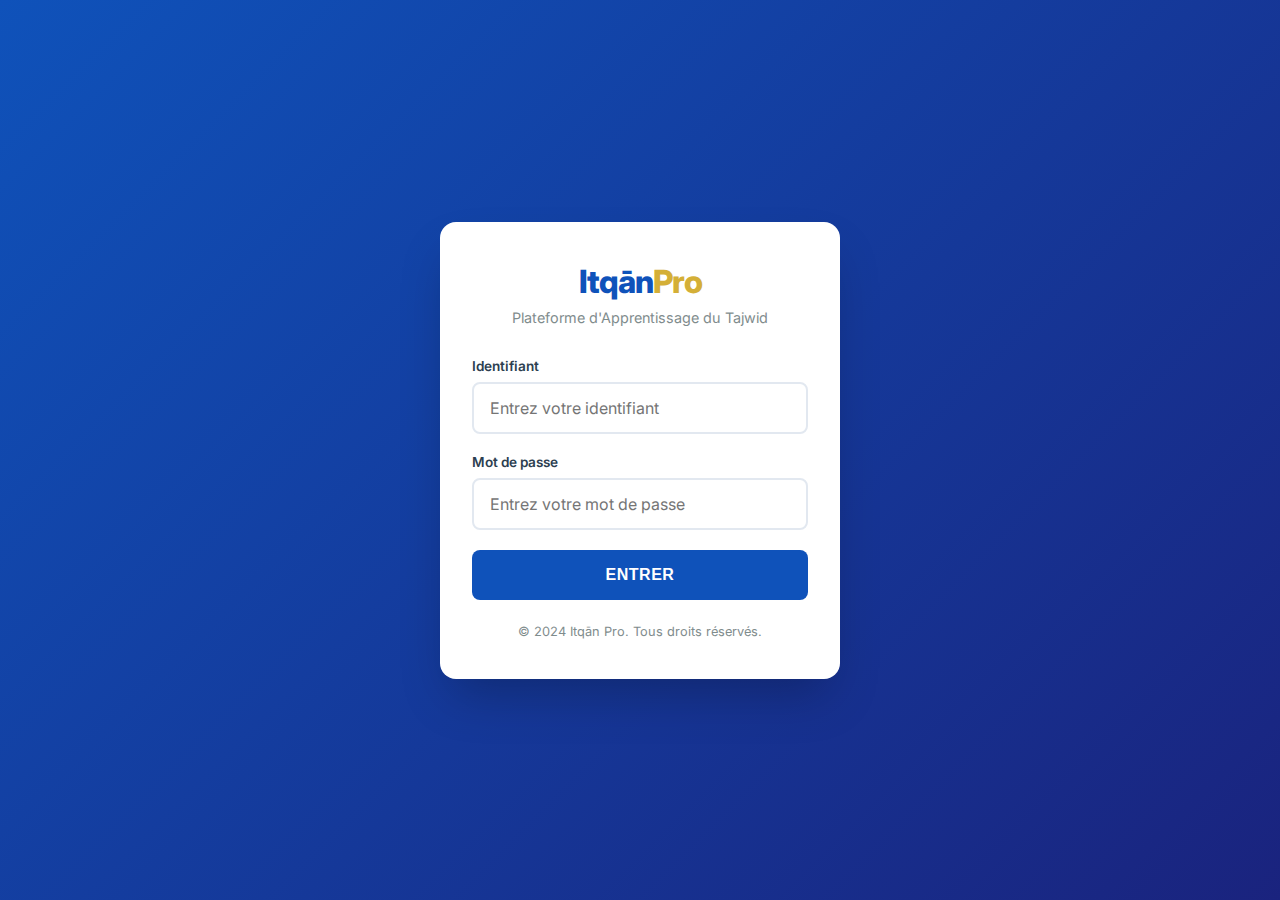
<file: home.html>
<!DOCTYPE html>
<html lang="fr">

<head>
    <meta charset="UTF-8">
    <meta name="viewport" content="width=device-width, initial-scale=1.0, maximum-scale=1.0, user-scalable=no">
    <title>Itqān Pro - Accueil</title>
    <link rel="preconnect" href="https://fonts.googleapis.com">
    <link
        href="https://fonts.googleapis.com/css2?family=Inter:wght@400;500;600;700;800&family=Amiri:wght@700&display=swap"
        rel="stylesheet">
    <style>
        :root {
            --primary: #0F52BA;
            --primary-dark: #0a3d8f;
            --secondary: #D4AF37;
            --tajwid-color: #00b894;
            --hafiz-color: #0984e3;
            --bg: #0a1628;
            --card: #ffffff;
            --text: #2c3e50;
            --text-light: #7f8c8d;
        }

        * {
            box-sizing: border-box;
            margin: 0;
            padding: 0;
        }

        body {
            font-family: 'Inter', system-ui, sans-serif;
            background: linear-gradient(135deg, #0a1628 0%, #1a237e 50%, #0d47a1 100%);
            min-height: 100vh;
            display: flex;
            flex-direction: column;
            align-items: center;
            justify-content: center;
            padding: 20px;
            position: relative;
            overflow: hidden;
        }

        /* Animated background */
        body::before {
            content: '';
            position: absolute;
            top: -50%;
            left: -50%;
            width: 200%;
            height: 200%;
            background: radial-gradient(circle at center, rgba(212, 175, 55, 0.03) 0%, transparent 50%);
            animation: rotate 30s linear infinite;
        }

        @keyframes rotate {
            from {
                transform: rotate(0deg);
            }

            to {
                transform: rotate(360deg);
            }
        }

        .container {
            position: relative;
            z-index: 10;
            text-align: center;
            width: 100%;
            max-width: 800px;
        }

        .logo {
            margin-bottom: 20px;
        }

        .logo h1 {
            font-size: 3.5rem;
            font-weight: 800;
            color: #fff;
            letter-spacing: -2px;
            text-shadow: 0 4px 20px rgba(0, 0, 0, 0.3);
        }

        .logo h1 span {
            color: var(--secondary);
        }

        .logo p {
            color: rgba(255, 255, 255, 0.7);
            font-size: 1.1rem;
            margin-top: 8px;
            font-weight: 500;
        }

        .welcome-text {
            color: rgba(255, 255, 255, 0.6);
            font-size: 0.95rem;
            margin-bottom: 40px;
        }

        .cards-container {
            display: grid;
            grid-template-columns: repeat(auto-fit, minmax(280px, 1fr));
            gap: 24px;
            width: 100%;
        }

        .card {
            background: rgba(255, 255, 255, 0.95);
            border-radius: 20px;
            padding: 40px 30px;
            cursor: pointer;
            transition: all 0.3s cubic-bezier(0.4, 0, 0.2, 1);
            box-shadow: 0 20px 40px rgba(0, 0, 0, 0.2);
            position: relative;
            overflow: hidden;
            text-decoration: none;
            display: block;
        }

        .card::before {
            content: '';
            position: absolute;
            top: 0;
            left: 0;
            width: 100%;
            height: 5px;
        }

        .card.tajwid::before {
            background: linear-gradient(90deg, var(--tajwid-color), #55efc4);
        }

        .card.hafiz::before {
            background: linear-gradient(90deg, var(--hafiz-color), #74b9ff);
        }

        .card:hover {
            transform: translateY(-8px) scale(1.02);
            box-shadow: 0 30px 60px rgba(0, 0, 0, 0.3);
        }

        .card-icon {
            width: 80px;
            height: 80px;
            border-radius: 20px;
            display: flex;
            align-items: center;
            justify-content: center;
            margin: 0 auto 20px;
            font-size: 2.5rem;
        }

        .card.tajwid .card-icon {
            background: linear-gradient(135deg, var(--tajwid-color), #55efc4);
        }

        .card.hafiz .card-icon {
            background: linear-gradient(135deg, var(--hafiz-color), #74b9ff);
        }

        .card-title {
            font-size: 1.6rem;
            font-weight: 700;
            color: var(--text);
            margin-bottom: 10px;
        }

        .card-title span {
            font-family: 'Amiri', serif;
            font-size: 1.3rem;
            opacity: 0.7;
            display: block;
            margin-top: 5px;
        }

        .card-desc {
            color: var(--text-light);
            font-size: 0.95rem;
            line-height: 1.5;
            margin-bottom: 20px;
        }

        .card-btn {
            display: inline-flex;
            align-items: center;
            gap: 8px;
            padding: 12px 24px;
            border-radius: 30px;
            font-weight: 600;
            font-size: 0.9rem;
            color: white;
            transition: all 0.2s;
        }

        .card.tajwid .card-btn {
            background: var(--tajwid-color);
        }

        .card.hafiz .card-btn {
            background: var(--hafiz-color);
        }

        .card:hover .card-btn {
            transform: translateX(5px);
        }

        .logout-btn {
            position: fixed;
            top: 20px;
            right: 20px;
            background: rgba(255, 255, 255, 0.1);
            border: 1px solid rgba(255, 255, 255, 0.2);
            color: rgba(255, 255, 255, 0.7);
            padding: 10px 20px;
            border-radius: 8px;
            font-size: 0.85rem;
            cursor: pointer;
            font-family: inherit;
            transition: all 0.2s;
            z-index: 100;
        }

        .logout-btn:hover {
            background: rgba(255, 255, 255, 0.2);
            color: white;
        }

        .footer {
            margin-top: 50px;
            color: rgba(255, 255, 255, 0.4);
            font-size: 0.8rem;
        }

        @media (max-width: 600px) {
            .logo h1 {
                font-size: 2.5rem;
            }

            .cards-container {
                gap: 16px;
            }

            .card {
                padding: 30px 20px;
            }

            .card-icon {
                width: 60px;
                height: 60px;
                font-size: 1.8rem;
            }
        }
    </style>
</head>

<body>

    <!-- Auth Check -->
    <script>
        if (localStorage.getItem('itqan_logged_in') !== 'true') {
            window.location.href = 'login.html';
        }
    </script>

    <button class="logout-btn" onclick="logout()">Déconnexion</button>

    <div class="container">
        <div class="logo">
            <h1>Itqān<span>Pro</span></h1>
            <p>Excellence dans la Récitation du Coran</p>
        </div>

        <p class="welcome-text">Choisissez votre parcours d'apprentissage</p>

        <div class="cards-container">
            <!-- TAJWID Card -->
            <a href="tajwid.html" class="card tajwid">
                <div class="card-icon">📖</div>
                <h2 class="card-title">Itqān Tajwid<span>إتقان التجويد</span></h2>
                <p class="card-desc">Maîtrisez les règles de récitation du Coran avec des cours interactifs et des
                    exercices pratiques.</p>
                <div class="card-btn">Commencer ➜</div>
            </a>

            <!-- HAFIZ Card -->
            <a href="hifd.html" class="card hafiz">
                <div class="card-icon">📚</div>
                <h2 class="card-title">Itqān Hafiz<span>إتقان الحفظ</span></h2>
                <p class="card-desc">Mémorisez le Coran efficacement avec un cahier de suivi gamifié et des outils de
                    révision.</p>
                <div class="card-btn">Commencer ➜</div>
            </a>
        </div>

        <p class="footer">© 2024 Itqān Pro. Tous droits réservés.</p>
    </div>

    <script>
        function logout() {
            localStorage.removeItem('itqan_logged_in');
            window.location.href = 'login.html';
        }
    </script>
</body>

</html>
</file>
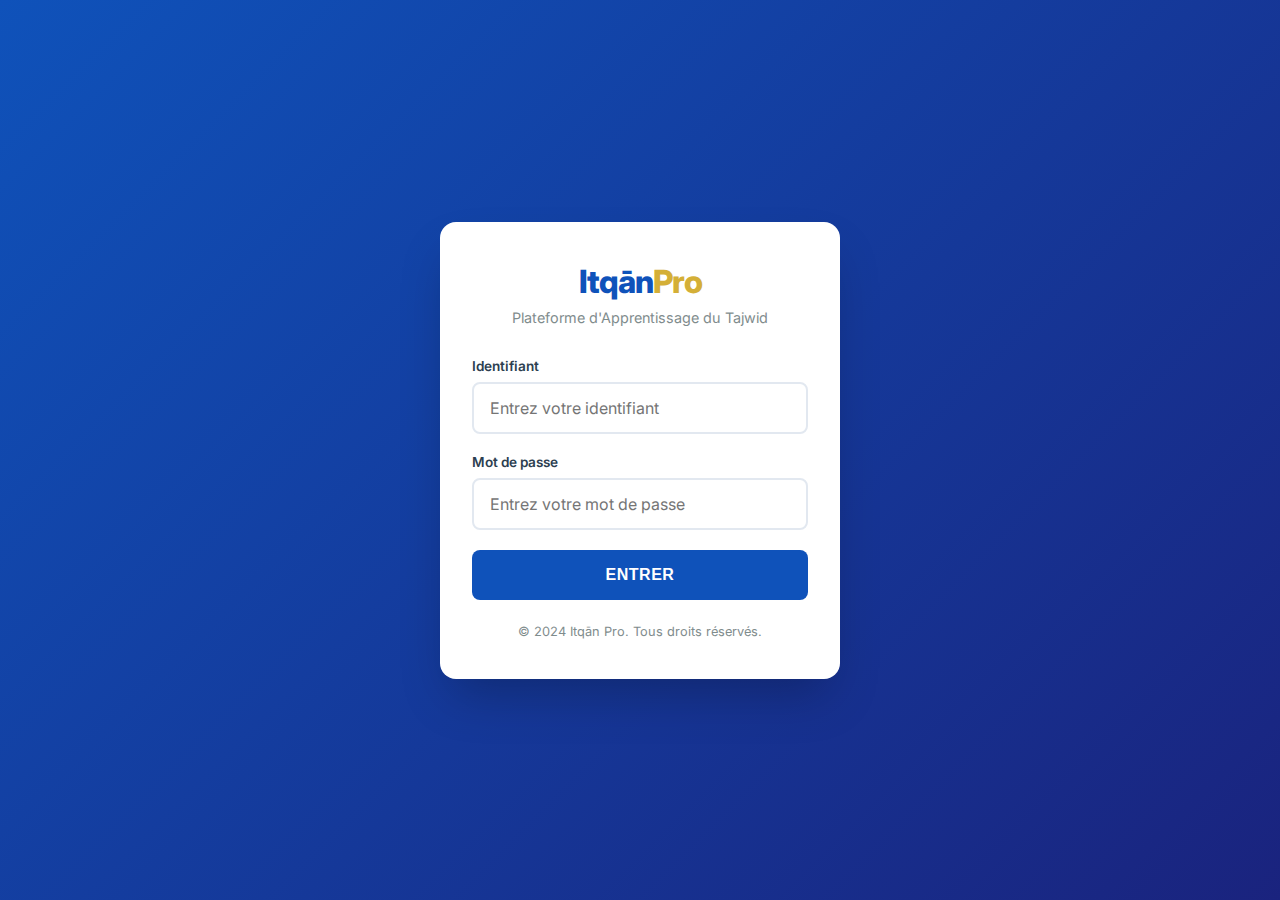
<file: login.html>
<!DOCTYPE html>
<html lang="fr">

<head>
    <meta charset="UTF-8">
    <meta name="viewport" content="width=device-width, initial-scale=1.0, maximum-scale=1.0, user-scalable=no">
    <title>Itqān Pro - Connexion</title>
    <link rel="preconnect" href="https://fonts.googleapis.com">
    <link href="https://fonts.googleapis.com/css2?family=Inter:wght@400;500;600;700;800&display=swap" rel="stylesheet">
    <style>
        :root {
            --primary: #0F52BA;
            --primary-dark: #0a3d8f;
            --secondary: #D4AF37;
            --bg: #f4f7f6;
            --card: #ffffff;
            --text: #2c3e50;
            --text-light: #7f8c8d;
            --border: #e2e8f0;
            --error: #e74c3c;
        }

        * {
            box-sizing: border-box;
            margin: 0;
            padding: 0;
        }

        body {
            font-family: 'Inter', system-ui, sans-serif;
            background: linear-gradient(135deg, var(--primary) 0%, #1a237e 100%);
            min-height: 100vh;
            display: flex;
            align-items: center;
            justify-content: center;
            padding: 20px;
        }

        .login-container {
            background: var(--card);
            border-radius: 16px;
            box-shadow: 0 25px 50px -12px rgba(0, 0, 0, 0.25);
            width: 100%;
            max-width: 400px;
            padding: 40px 32px;
            animation: slideUp 0.4s ease-out;
        }

        @keyframes slideUp {
            from {
                opacity: 0;
                transform: translateY(20px);
            }

            to {
                opacity: 1;
                transform: translateY(0);
            }
        }

        .logo {
            text-align: center;
            margin-bottom: 32px;
        }

        .logo h1 {
            font-size: 2rem;
            font-weight: 800;
            color: var(--primary);
            letter-spacing: -1px;
        }

        .logo span {
            color: var(--secondary);
        }

        .logo p {
            color: var(--text-light);
            font-size: 0.9rem;
            margin-top: 8px;
        }

        .form-group {
            margin-bottom: 20px;
        }

        .form-group label {
            display: block;
            font-size: 0.85rem;
            font-weight: 600;
            color: var(--text);
            margin-bottom: 8px;
        }

        .form-group input {
            width: 100%;
            padding: 14px 16px;
            border: 2px solid var(--border);
            border-radius: 8px;
            font-size: 1rem;
            font-family: inherit;
            transition: all 0.2s;
            outline: none;
        }

        .form-group input:focus {
            border-color: var(--primary);
            box-shadow: 0 0 0 3px rgba(15, 82, 186, 0.1);
        }

        .form-group input.error {
            border-color: var(--error);
            animation: shake 0.4s ease-in-out;
        }

        @keyframes shake {

            0%,
            100% {
                transform: translateX(0);
            }

            20%,
            60% {
                transform: translateX(-5px);
            }

            40%,
            80% {
                transform: translateX(5px);
            }
        }

        .error-message {
            color: var(--error);
            font-size: 0.85rem;
            margin-top: 8px;
            display: none;
        }

        .error-message.visible {
            display: block;
        }

        .btn-login {
            width: 100%;
            padding: 16px;
            background: var(--primary);
            color: white;
            border: none;
            border-radius: 8px;
            font-size: 1rem;
            font-weight: 600;
            cursor: pointer;
            transition: all 0.2s;
            text-transform: uppercase;
            letter-spacing: 0.5px;
        }

        .btn-login:hover {
            background: var(--primary-dark);
            transform: translateY(-1px);
            box-shadow: 0 4px 12px rgba(15, 82, 186, 0.3);
        }

        .btn-login:active {
            transform: translateY(0);
        }

        .footer-text {
            text-align: center;
            margin-top: 24px;
            font-size: 0.8rem;
            color: var(--text-light);
        }
    </style>
</head>

<body>
    <div class="login-container">
        <div class="logo">
            <h1>Itqān<span>Pro</span></h1>
            <p>Plateforme d'Apprentissage du Tajwid</p>
        </div>

        <form id="loginForm" onsubmit="return handleLogin(event)">
            <div class="form-group">
                <label for="identifier">Identifiant</label>
                <input type="text" id="identifier" placeholder="Entrez votre identifiant" required>
            </div>

            <div class="form-group">
                <label for="password">Mot de passe</label>
                <input type="password" id="password" placeholder="Entrez votre mot de passe" required>
                <p class="error-message" id="errorMsg">Mot de passe incorrect. Veuillez réessayer.</p>
            </div>

            <button type="submit" class="btn-login">Entrer</button>
        </form>

        <p class="footer-text">© 2024 Itqān Pro. Tous droits réservés.</p>
    </div>

    <script>
        // List of valid passwords
        const VALID_PASSWORDS = [
            'ITQAN2024',
            'TAJWID777',
            'MADRASA99',
            'QURAN1234',
            'RECITE500',
            'HAFIZ2025',
            'ALQURAN01',
            'IJAZAH123',
            'QIRAAT888',
            'TILAWAH77'
        ];

        // Check if already logged in
        if (localStorage.getItem('itqan_logged_in') === 'true') {
            window.location.href = 'home.html';
        }

        function handleLogin(event) {
            event.preventDefault();

            const password = document.getElementById('password').value.toUpperCase().trim();
            const passwordInput = document.getElementById('password');
            const errorMsg = document.getElementById('errorMsg');

            if (VALID_PASSWORDS.includes(password)) {
                // Success! Store in localStorage and redirect
                localStorage.setItem('itqan_logged_in', 'true');
                window.location.href = 'home.html';
            } else {
                // Wrong password
                passwordInput.classList.add('error');
                errorMsg.classList.add('visible');

                // Remove error state after animation
                setTimeout(() => {
                    passwordInput.classList.remove('error');
                }, 400);
            }

            return false;
        }

        // Clear error on input
        document.getElementById('password').addEventListener('input', function () {
            this.classList.remove('error');
            document.getElementById('errorMsg').classList.remove('visible');
        });
    </script>
</body>

</html>
</file>
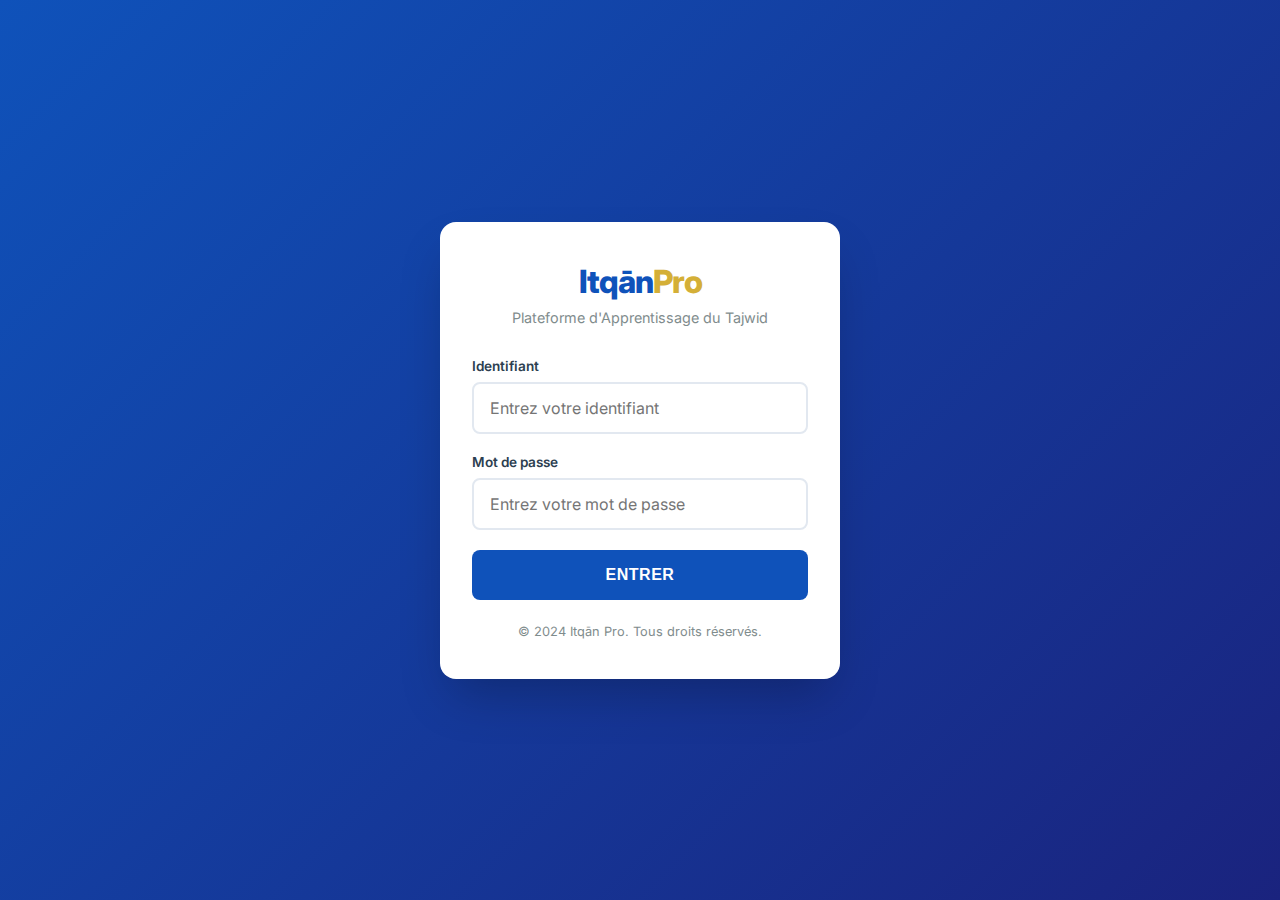
<file: tajwid.html>
<!DOCTYPE html>
<html lang="fr">

<head>
    <meta charset="UTF-8">
    <meta name="viewport"
        content="width=device-width, initial-scale=1.0, maximum-scale=1.0, user-scalable=no, viewport-fit=cover">
    <title>Itqān Pro - Learning Portal</title>
    <link
        href="https://fonts.googleapis.com/css2?family=Inter:wght@400;500;600;700;800&family=Scheherazade+New:wght@500;700&display=swap"
        rel="stylesheet">
    <link rel="stylesheet" href="style.css">
</head>

<body>

    <!-- Auth Check: Redirect to login if not authenticated -->
    <script>
        if (localStorage.getItem('itqan_logged_in') !== 'true') {
            window.location.href = 'login.html';
        }
    </script>

    <audio id="audioPlayer"></audio>

    <div class="header" style="display:none;">
        <div style="display:flex; justify-content:space-between; align-items:center; font-weight:700; color:#333;">
            <div style="display:flex; align-items:center; gap:15px;">
                <button class="home-btn" onclick="window.location.href='home.html'"
                    title="Retour à l'accueil">🏠</button>
                <button class="home-btn" onclick="showPortal()">MENU</button>
                <span id="course-title" style="letter-spacing:-0.5px; font-weight:600;">CHARGEMENT...</span>
            </div>
            <span id="course-mode"
                style="color:var(--primary); font-size:0.75rem; background:#e0f2fe; padding:4px 10px; border-radius:12px; font-weight:600; letter-spacing:0.5px;">PRO</span>
        </div>
        <div class="progress-track">
            <div class="progress-fill" id="prog-bar"></div>
        </div>
    </div>

    <div class="viewport" id="game-area"></div>

    <div class="footer" style="display:none;">
        <div class="nav-row">
            <button class="btn-nav" id="btn-prev" onclick="prev()">Précédent</button>
            <button class="btn-main" id="btn-action">COMMENCER</button>
            <button class="btn-nav" id="btn-next" onclick="next()">Suivant</button>
        </div>
    </div>

    <!-- Core Engine -->
    <!-- The engine.js script has been moved to the Course Data section as per the instruction. -->

    <!-- Course Data -->
    <script src="js/courses/izhar.js"></script>
    <script src="js/courses/idgham_ghunnah.js"></script>
    <script src="js/courses/idgham_bila_ghunnah.js"></script>
    <script src="js/courses/iqlab.js"></script>
    <script src="js/courses/qalqala.js"></script>
    <script src="js/courses/ra_intro.js"></script>
    <script src="js/courses/ra_tafkhim.js"></script>
    <script src="js/courses/ra_tarqiq.js"></script>
    <script src="js/courses/ra_jawaz.js"></script>
    <script src="js/courses/lam.js"></script>
    <script src="js/courses/ghunna.js"></script>
    <script src="js/courses/ikhfaa.js"></script>
    <script src="js/courses/mad_intro.js"></script>
    <script src="js/courses/mad_tabii.js"></script>
    <script src="js/courses/mad_badal.js"></script>
    <script src="js/courses/mad_ewad.js"></script>
    <script src="js/courses/mad_sila.js"></script>
    <script src="js/courses/mad_muttasil.js"></script>
    <script src="js/courses/mad_munfasil.js"></script>
    <script src="js/courses/mad_arid.js"></script>
    <script src="js/courses/mad_lin.js"></script>
    <script src="js/courses/mad_lazim.js"></script>
    <script src="js/courses/mad_review.js"></script>
    <script src="js/courses/nun_sakina_intro.js"></script>
    <script src="js/courses/nun_review.js"></script>
    <script src="js/engine.js"></script>
    <script src="js/courses/mim_idgham.js"></script>
    <script src="js/courses/mim_ikhfaa.js"></script>
    <script src="js/courses/mim_izhar.js"></script>

    <script>
        window.onload = () => {
            showPortal();
        };
    </script>

</body>

</html>
</file>
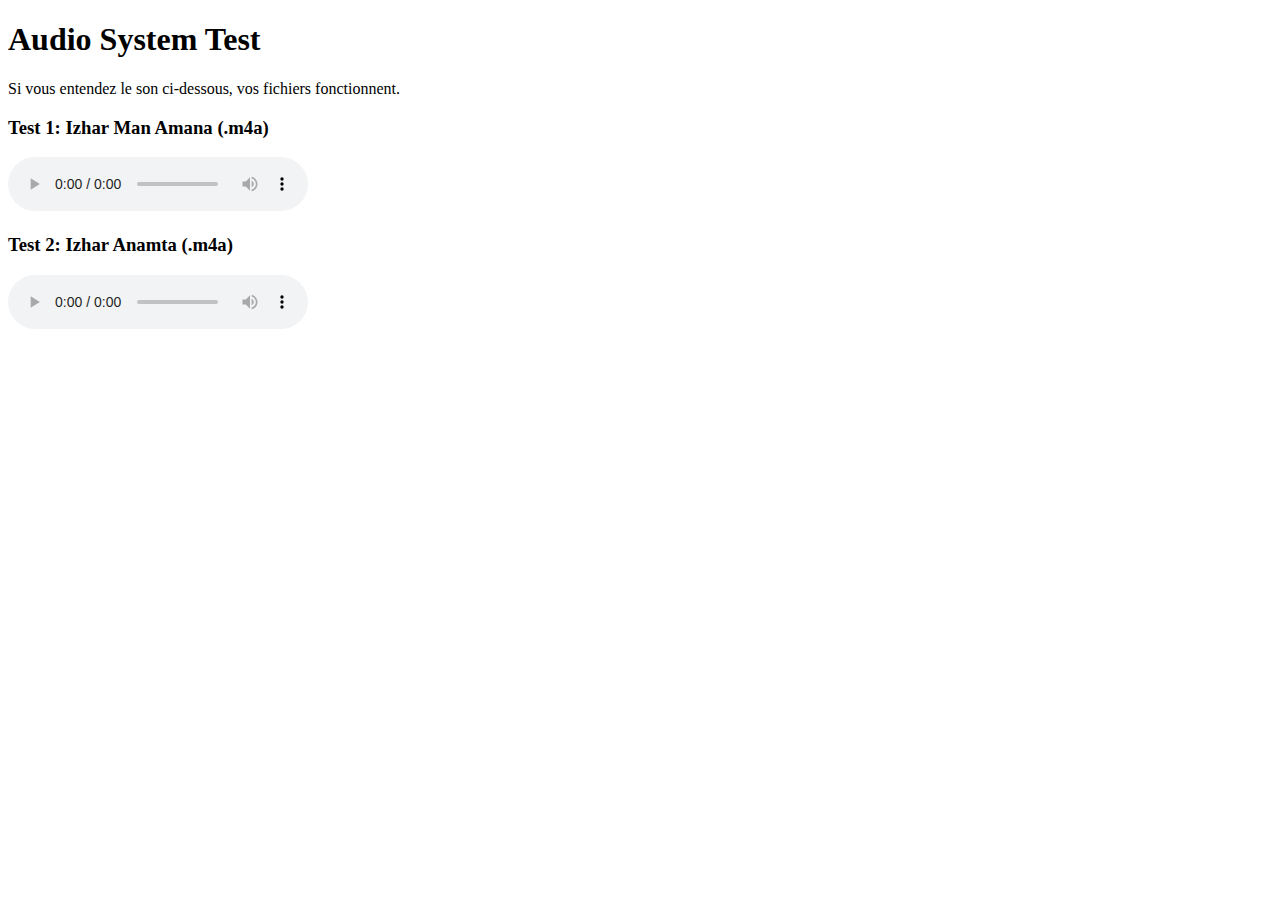
<file: test_audio.html>
<!DOCTYPE html>
<html lang="en">

<head>
    <meta charset="UTF-8">
    <meta name="viewport" content="width=device-width, initial-scale=1.0">
    <title>Audio Test</title>
</head>

<body>
    <h1>Audio System Test</h1>
    <p>Si vous entendez le son ci-dessous, vos fichiers fonctionnent.</p>

    <h3>Test 1: Izhar Man Amana (.m4a)</h3>
    <audio controls>
        <source src="audio/izhar_man_amana.m4a" type="audio/mp4">
        Votre navigateur ne supporte pas cet audio.
    </audio>

    <h3>Test 2: Izhar Anamta (.m4a)</h3>
    <audio controls>
        <source src="audio/izhar_anamta.m4a" type="audio/mp4">
        Votre navigateur ne supporte pas cet audio.
    </audio>

</body>

</html>
</file>
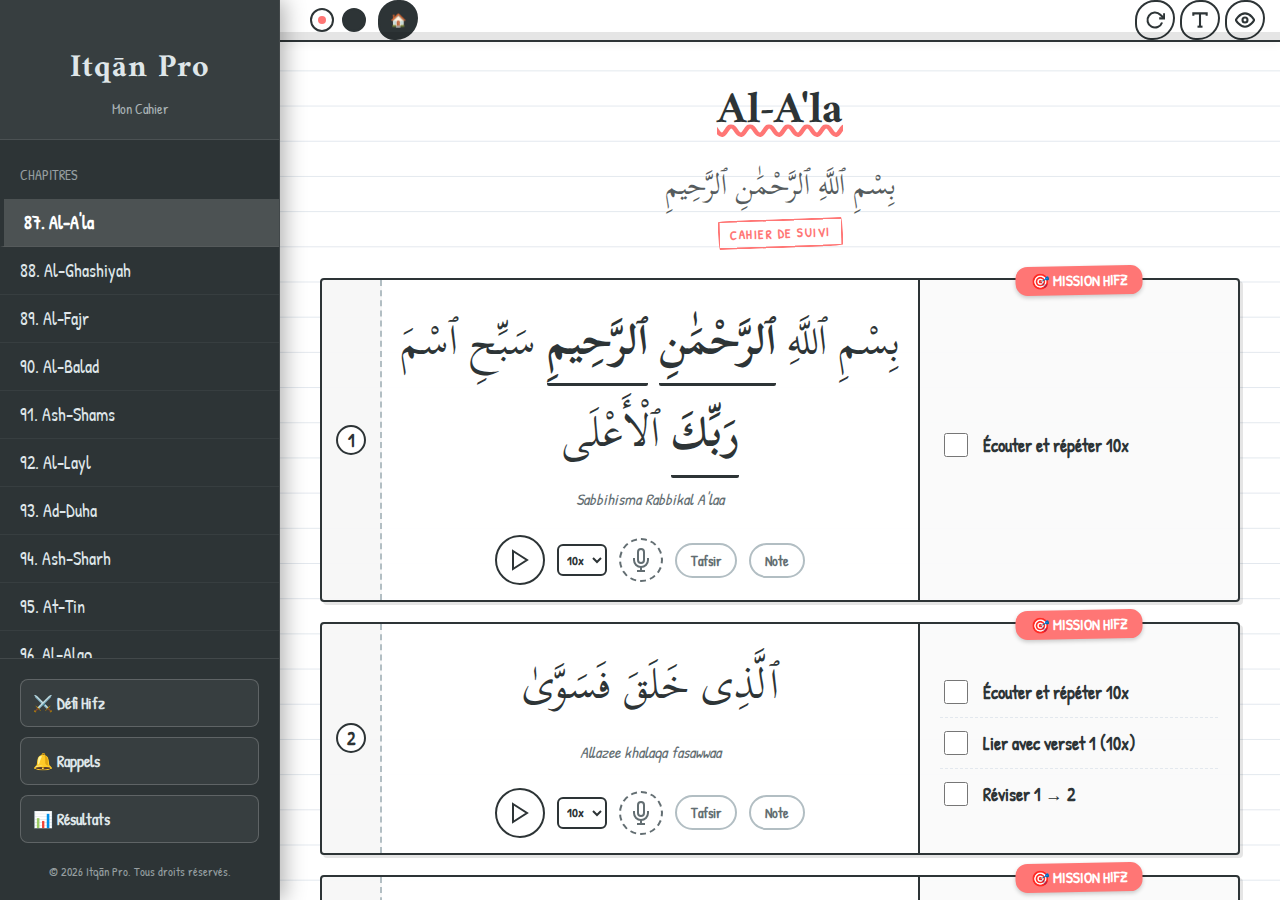
<file: public/hifd.html>
<!DOCTYPE html>
<html lang="fr">

<head>
    <meta charset="UTF-8">
    <meta name="viewport"
        content="width=device-width, initial-scale=1.0, maximum-scale=1.0, user-scalable=no, viewport-fit=cover">
    <title>Itqān Pro - Cahier Gamifié</title>
    <link rel="manifest" href="manifest.json">
    <meta name="theme-color" content="#ffffff">
    <link rel="apple-touch-icon" href="icon-192.png">
    <link
        href="https://fonts.googleapis.com/css2?family=Patrick+Hand&family=Scheherazade+New:wght@400;700&family=Amiri:wght@400;700&display=swap"
        rel="stylesheet">

    <style>
        :root {
            --font-ui: 'Patrick Hand', cursive;
            --bg-body: #ffffff;
            --bg-card: rgba(255, 255, 255, 0.95);
            --line-color: #e3e8ee;
            --margin-line: #ff7675;
            --primary: #2d3436;
            --primary-light: #dfe6e9;
            --c-tajweed: #00b894;
            --text-main: #2d3436;
            --text-sec: #636e72;
            --border: #b2bec3;
            --bg-side: #2d3436;
            --text-side: #dfe6e9;
            --header-height: 60px;
        }

        [data-theme="night"] {
            --bg-body: #1e272e;
            --bg-card: #2f3640;
            --line-color: #353b48;
            --margin-line: #c23616;
            --text-main: #dcdde1;
            --text-sec: #7f8fa6;
            --border: #576574;
            --primary: #00a8ff;
            --primary-light: #192a56;
            --bg-side: #000000;
            --c-tajweed: #55efc4;
        }

        * {
            box-sizing: border-box;
            -webkit-tap-highlight-color: transparent;
        }

        body {
            margin: 0;
            font-family: var(--font-ui);
            background-color: var(--bg-body);
            color: var(--text-main);
            display: flex;
            height: 100vh;
            overflow: hidden;
            font-size: 1.1rem;
            background-image: linear-gradient(90deg, transparent 39px, var(--margin-line) 39px, var(--margin-line) 41px, transparent 41px), linear-gradient(var(--line-color) 1px, transparent 1px);
            background-size: 100% 100%, 100% 2.2rem;
            background-attachment: local;
            transition: background-color 0.3s, color 0.3s;
        }

        aside {
            width: 280px;
            background: var(--bg-side);
            color: var(--text-side);
            display: flex;
            flex-direction: column;
            flex-shrink: 0;
            z-index: 3000;
            box-shadow: 5px 0 20px rgba(0, 0, 0, 0.3);
            transition: transform 0.3s cubic-bezier(0.4, 0, 0.2, 1);
            position: fixed;
            height: 100%;
            left: 0;
            top: 0;
            transform: translateX(-100%);
            border-right: 1px solid rgba(255, 255, 255, 0.1);
        }

        aside.open {
            transform: translateX(0);
        }

        @media (min-width: 951px) {
            aside {
                position: relative;
                transform: translateX(0);
            }

            .menu-btn-integrated {
                display: none !important;
            }
        }

        .sidebar-header {
            padding: 40px 20px 20px;
            text-align: center;
            border-bottom: 1px solid rgba(255, 255, 255, 0.1);
            background: rgba(255, 255, 255, 0.05);
        }

        .sidebar-title {
            margin: 0;
            font-size: 2rem;
            font-family: 'Amiri', serif;
            letter-spacing: 1px;
        }

        .nav-scroll {
            overflow-y: auto;
            flex-grow: 1;
            padding-top: 10px;
        }

        .nav-item {
            padding: 12px 20px;
            cursor: pointer;
            border-bottom: 1px solid rgba(255, 255, 255, 0.05);
            font-size: 1.1rem;
            transition: 0.2s;
        }

        .nav-item:hover {
            background: rgba(255, 255, 255, 0.1);
            padding-left: 25px;
        }

        .nav-item.active {
            background: rgba(255, 255, 255, 0.15);
            font-weight: bold;
            border-left: 4px solid var(--primary);
            color: #fff;
        }

        .sidebar-footer {
            padding: 20px;
            border-top: 1px solid rgba(255, 255, 255, 0.1);
            display: flex;
            flex-direction: column;
            gap: 10px;
            padding-bottom: max(20px, env(safe-area-inset-bottom));
        }

        .btn-side {
            width: 100%;
            background: rgba(255, 255, 255, 0.05);
            color: var(--text-side);
            border: 1px solid rgba(255, 255, 255, 0.2);
            padding: 12px;
            border-radius: 8px;
            cursor: pointer;
            font-weight: bold;
            display: flex;
            align-items: center;
            gap: 10px;
            font-family: var(--font-ui);
            font-size: 1rem;
        }

        .sidebar-overlay {
            position: fixed;
            top: 0;
            left: 0;
            width: 100%;
            height: 100%;
            background: rgba(0, 0, 0, 0.5);
            z-index: 2500;
            display: none;
            backdrop-filter: blur(2px);
        }

        .sidebar-overlay.active {
            display: block;
        }

        main {
            flex-grow: 1;
            display: flex;
            flex-direction: column;
            position: relative;
            width: 100%;
        }

        .top-toolbar {
            display: flex;
            justify-content: space-between;
            align-items: center;
            padding: 0 15px;
            padding-top: env(safe-area-inset-top);
            height: calc(var(--header-height) + env(safe-area-inset-top));
            background: var(--bg-body);
            border-bottom: 2px solid var(--text-main);
            position: sticky;
            top: 0;
            z-index: 1000;
            box-shadow: 0 2px 10px rgba(0, 0, 0, 0.05);
        }

        .progress-track {
            width: 100%;
            height: 8px;
            background: rgba(0, 0, 0, 0.1);
            position: absolute;
            bottom: 0;
            left: 0;
        }

        .progress-fill {
            height: 100%;
            width: 0%;
            background: linear-gradient(90deg, #ff7675, #fab1a0);
            transition: width 0.5s cubic-bezier(0.4, 0, 0.2, 1), background 0.5s ease;
            position: relative;
            background-image: linear-gradient(45deg, rgba(255, 255, 255, 0.2) 25%, transparent 25%, transparent 50%, rgba(255, 255, 255, 0.2) 50%, rgba(255, 255, 255, 0.2) 75%, transparent 75%, transparent);
            background-size: 20px 20px;
            animation: moveStripes 1s linear infinite;
            box-shadow: 0 0 10px rgba(0, 0, 0, 0.1);
        }

        @keyframes moveStripes {
            0% {
                background-position: 0 0;
            }

            100% {
                background-position: 20px 20px;
            }
        }

        .menu-btn-integrated {
            background: none;
            border: none;
            cursor: pointer;
            color: var(--text-main);
            padding: 5px;
        }

        .tool-btn {
            background: transparent;
            border: 2px solid var(--text-main);
            padding: 5px;
            border-radius: 50% 45% 55% 40%;
            width: 40px;
            height: 40px;
            cursor: pointer;
            color: var(--text-main);
            display: flex;
            align-items: center;
            justify-content: center;
            transition: 0.2s;
            margin-left: 5px;
        }

        .tool-btn.active {
            background: var(--text-main);
            color: var(--bg-body);
            transform: rotate(-5deg);
        }

        .theme-dot {
            width: 24px;
            height: 24px;
            border-radius: 50%;
            border: 2px solid var(--text-main);
            cursor: pointer;
            margin-left: 10px;
            position: relative;
        }

        [data-theme="day"] .theme-dot[title="Jour"]::after,
        [data-theme="night"] .theme-dot[title="Nuit"]::after {
            content: '';
            position: absolute;
            width: 8px;
            height: 8px;
            background: var(--margin-line);
            border-radius: 50%;
            top: 50%;
            left: 50%;
            transform: translate(-50%, -50%);
        }

        #content-area {
            flex-grow: 1;
            overflow-y: auto;
            padding: 0;
            scroll-behavior: smooth;
            padding-bottom: 120px;
        }

        .surah-header-block {
            text-align: center;
            padding: 30px 20px 10px;
            position: relative;
        }

        .surah-title {
            color: var(--primary);
            margin: 0;
            font-family: 'Amiri', serif;
            font-size: 2.8rem;
            text-decoration: underline wavy var(--margin-line);
            margin-bottom: 5px;
        }

        .basmalah {
            font-family: "Scheherazade New", serif;
            font-size: 1.8rem;
            color: var(--text-main);
            margin-bottom: 5px;
            opacity: 0.8;
        }

        .progress-text {
            font-size: 0.8rem;
            color: var(--margin-line);
            font-weight: bold;
            text-transform: uppercase;
            letter-spacing: 1.5px;
            transform: rotate(-2deg);
            display: inline-block;
            border: 2px solid var(--margin-line);
            padding: 4px 10px;
            border-radius: 255px 15px 225px 15px / 15px 225px 15px 255px;
            background: rgba(255, 255, 255, 0.5);
        }

        .verset-row {
            display: flex;
            flex-direction: column;
            margin: 25px 15px;
            background: var(--bg-card);
            border: 2px solid var(--text-main);
            border-radius: 4px;
            box-shadow: 3px 3px 0 rgba(0, 0, 0, 0.1);
            transition: 0.3s;
            position: relative;
        }

        .verset-row.dimmed {
            opacity: 0.3;
            filter: grayscale(100%);
            box-shadow: none;
        }

        .verset-num-col {
            width: 100%;
            height: 40px;
            display: flex;
            align-items: center;
            justify-content: center;
            border-bottom: 1px dashed var(--border);
            background: rgba(0, 0, 0, 0.03);
        }

        .verset-num {
            width: 30px;
            height: 30px;
            background: var(--bg-body);
            color: var(--text-main);
            border: 2px solid var(--text-main);
            border-radius: 50%;
            display: flex;
            justify-content: center;
            align-items: center;
            font-weight: bold;
            font-family: var(--font-ui);
        }

        .verset-num.completed {
            background-color: var(--c-tajweed);
            color: white;
            border-color: var(--c-tajweed);
        }

        .verset-content {
            padding: 15px;
            display: flex;
            flex-direction: column;
            gap: 15px;
            flex: 1;
        }

        .ar-text {
            font-family: "Scheherazade New", serif;
            font-size: 2.6rem;
            direction: rtl;
            line-height: 2.2;
            color: var(--text-main);
            text-align: center;
        }

        .ar-text.blurred {
            filter: blur(10px);
            opacity: 0.6;
            user-select: none;
        }

        .tj {
            border-bottom: 3px solid rgba(0, 184, 148, 0.4);
            border-radius: 2px;
            cursor: pointer;
            transition: 0.2s;
        }

        .tj:hover {
            background-color: rgba(0, 184, 148, 0.1);
            border-bottom-color: rgba(0, 184, 148, 1);
        }

        /* COULEURS DES RÈGLES */
        .tj-noun {
            border-bottom-color: #00b894;
        }

        /* Vert : Noun/Tanween */
        .tj-mim {
            border-bottom-color: #0984e3;
        }

        /* Bleu : Mim */
        .tj-qal {
            border-bottom-color: #d63031;
        }

        /* Rouge : Qalqala */
        .tj-ghunna {
            border-bottom-color: #e17055;
        }

        /* Orange : Ghunna */

        .tj-ra-emph {
            border-bottom-color: #2d3436;
            font-weight: 700;
        }

        /* Noir/Gras : Ra Tafkhim */
        .tj-ra-thin {
            border-bottom-color: #74b9ff;
        }

        /* Bleu clair : Ra Tarqiq */

        .tj-madd-normal {
            border-bottom-color: #a29bfe;
        }

        /* Violet : Madd 2 temps (Badal, Sila Sughra) */
        .tj-madd-strong {
            border-bottom-color: #6c5ce7;
            border-bottom-width: 4px;
        }

        /* Violet Foncé : Madd 4-5 temps */
        .tj-madd-lazim {
            border-bottom-color: #e84393;
            border-bottom-width: 5px;
        }

        /* Rose : Madd 6 temps */
        .tj-madd-lin {
            border-bottom-color: #fdcb6e;
        }

        /* Jaune/Orange : Mad Lin */
        .tj-madd-arid {
            border-bottom-color: #fd79a8;
        }

        /* Rose clair : Mad Arid */
        .tj-madd-iwad {
            border-bottom-color: #a29bfe;
        }

        /* Violet : Mad Iwad */

        .phonetic {
            font-size: 1rem;
            color: var(--text-sec);
            font-family: var(--font-ui);
            text-align: center;
            margin-top: -5px;
            font-style: italic;
        }

        .actions {
            display: flex;
            align-items: center;
            justify-content: center;
            gap: 12px;
            flex-wrap: wrap;
            margin-top: 10px;
        }

        .btn-play,
        .btn-mic,
        .btn-trash {
            cursor: pointer;
            display: flex;
            align-items: center;
            justify-content: center;
            transition: 0.2s;
            border-radius: 50%;
        }

        .btn-play {
            background: var(--bg-body);
            color: var(--text-main);
            width: 50px;
            height: 50px;
            border: 2px solid var(--text-main);
        }

        .btn-play.playing {
            background: var(--c-tajweed);
            color: white;
            border-color: var(--c-tajweed);
            animation: pulse 1.5s infinite;
        }

        .repeat-select {
            width: 50px;
            height: 32px;
            padding: 2px 4px;
            font-size: 0.8rem;
            font-weight: bold;
            border: 2px solid var(--primary);
            border-radius: 6px;
            background: var(--bg-body);
            color: var(--primary);
            cursor: pointer;
            font-family: var(--font-ui);
        }

        .btn-mic {
            background: transparent;
            border: 2px dashed var(--text-sec);
            color: var(--text-sec);
            width: 44px;
            height: 44px;
        }

        .btn-mic.recording {
            border-color: var(--c-tajweed);
            color: var(--c-tajweed);
            animation: pulse 1s infinite;
        }

        .btn-mic.has-record {
            border-color: var(--c-tajweed);
            background: var(--c-tajweed);
            color: white;
            border-style: solid;
        }

        .btn-trash {
            background: #ffeaa7;
            border: 2px solid var(--c-tajweed);
            color: var(--c-tajweed);
            width: 34px;
            height: 34px;
            display: none;
        }

        .btn-action {
            background: transparent;
            border: 2px solid var(--border);
            color: var(--text-sec);
            padding: 6px 14px;
            border-radius: 20px;
            cursor: pointer;
            font-family: var(--font-ui);
            font-weight: bold;
            font-size: 0.9rem;
        }

        .btn-action.active {
            background: var(--primary);
            color: white;
            border-color: var(--primary);
        }

        .verset-steps {
            background: #ffffff;
            border: 3px solid var(--margin-line);
            border-radius: 255px 15px 225px 15px / 15px 225px 15px 255px;
            padding: 25px 20px 15px;
            margin: 15px 10px;
            position: relative;
            box-shadow: 3px 3px 0 rgba(255, 118, 117, 0.2);
        }

        [data-theme="night"] .verset-steps {
            background: var(--bg-card);
            border-color: var(--margin-line);
            box-shadow: none;
        }

        .steps-header {
            position: absolute;
            top: -14px;
            left: 50%;
            transform: translateX(-50%) rotate(-1deg);
            background: var(--margin-line);
            color: white;
            padding: 4px 15px;
            font-size: 0.95rem;
            font-weight: 800;
            text-align: center;
            text-transform: uppercase;
            border-radius: 12px;
            box-shadow: 0 2px 4px rgba(0, 0, 0, 0.2);
            white-space: nowrap;
            z-index: 2;
        }

        .step-item {
            display: flex;
            align-items: center;
            gap: 12px;
            cursor: pointer;
            padding: 10px 0;
            border-bottom: 1px dashed var(--line-color);
        }

        .step-item:last-child {
            border-bottom: none;
        }

        .step-item input {
            accent-color: var(--c-tajweed);
            width: 24px;
            height: 24px;
        }

        .step-label {
            font-size: 1.1rem;
            color: var(--text-main);
            font-weight: 600;
        }

        .step-item input:checked+.step-label {
            text-decoration: line-through;
            color: var(--text-sec);
            opacity: 0.7;
        }

        .expand-container {
            width: 100%;
            display: none;
            margin-top: 15px;
            animation: fadeIn 0.3s;
        }

        .expand-container.open {
            display: block;
        }

        .note-textarea {
            width: 100%;
            min-height: 80px;
            padding: 10px;
            border: 2px solid var(--line-color);
            background: #fff;
            color: #2d3436;
            font-family: var(--font-ui);
            font-size: 1.1rem;
            box-shadow: 2px 2px 0 rgba(0, 0, 0, 0.05);
            transform: rotate(0.5deg);
        }

        [data-theme="night"] .note-textarea {
            background: #353b48;
            color: white;
            border-color: #576574;
        }

        .tafsir-content {
            background: rgba(255, 255, 255, 0.5);
            border: 2px solid var(--text-main);
            padding: 15px;
            border-radius: 4px;
            font-family: var(--font-ui);
            line-height: 1.5;
            text-align: justify;
        }

        .modal-overlay {
            position: fixed;
            top: 0;
            left: 0;
            width: 100%;
            height: 100%;
            background: rgba(0, 0, 0, 0.8);
            backdrop-filter: blur(2px);
            z-index: 4000;
            display: none;
            justify-content: center;
            align-items: center;
            padding: 20px;
        }

        .modal-overlay.open {
            display: flex;
        }

        .modal-content {
            background: var(--bg-body);
            width: 100%;
            max-width: 500px;
            border: 2px solid var(--text-main);
            border-radius: 8px;
            padding: 0;
            box-shadow: 0 10px 25px rgba(0, 0, 0, 0.3);
            max-height: 85vh;
            overflow-y: auto;
        }

        .modal-header {
            padding: 15px;
            border-bottom: 2px dashed var(--border);
            display: flex;
            justify-content: space-between;
            align-items: center;
            background: rgba(0, 0, 0, 0.05);
            position: sticky;
            top: 0;
            z-index: 10;
            backdrop-filter: blur(5px);
        }

        .modal-body {
            padding: 20px;
            font-family: var(--font-ui);
            font-size: 1.1rem;
        }

        .surah-grid {
            display: grid;
            grid-template-columns: repeat(auto-fill, minmax(45px, 1fr));
            gap: 8px;
            margin-top: 20px;
            direction: rtl;
        }

        .surah-badge {
            aspect-ratio: 1;
            border: 2px solid var(--border);
            border-radius: 8px;
            display: flex;
            align-items: center;
            justify-content: center;
            font-family: var(--font-ui);
            font-size: 0.9rem;
            color: var(--text-sec);
            background: rgba(0, 0, 0, 0.02);
            cursor: pointer;
            transition: 0.2s;
            position: relative;
        }

        .surah-badge:hover {
            transform: scale(1.1);
            z-index: 2;
            border-color: var(--text-main);
        }

        .surah-badge.done {
            background: var(--c-tajweed);
            color: white;
            border-color: var(--c-tajweed);
            box-shadow: 0 4px 0 rgba(0, 184, 148, 0.4);
        }

        .surah-badge.started {
            border-color: #e67e22;
            color: #e67e22;
            background: rgba(230, 126, 34, 0.1);
        }

        .rule-letters {
            display: inline-block;
            background: rgba(0, 0, 0, 0.05);
            border: 1px solid var(--border);
            padding: 0px 6px;
            border-radius: 4px;
            font-family: 'Scheherazade New', serif;
            font-size: 1.3rem;
            margin: 2px;
            color: var(--primary);
            line-height: 1.2;
        }

        .rule-mnemo {
            font-size: 0.9rem;
            color: var(--text-sec);
            font-style: italic;
            margin-bottom: 8px;
            display: block;
        }

        @keyframes pulse {
            0% {
                transform: scale(1);
                box-shadow: 0 0 0 0 rgba(214, 48, 49, 0.7);
            }

            70% {
                transform: scale(1.05);
                box-shadow: 0 0 0 10px rgba(214, 48, 49, 0);
            }

            100% {
                transform: scale(1);
                box-shadow: 0 0 0 0 rgba(214, 48, 49, 0);
            }
        }

        @keyframes fadeIn {
            from {
                opacity: 0;
                transform: translateY(5px);
            }

            to {
                opacity: 1;
                transform: translateY(0);
            }
        }

        @media (min-width: 950px) {
            .verset-row {
                flex-direction: row;
                align-items: stretch;
                margin: 20px 40px;
            }

            .verset-num-col {
                width: 60px;
                height: auto;
                border-bottom: none;
                border-right: 2px dashed var(--border);
            }

            .verset-steps {
                width: 320px;
                margin: 0;
                border: none;
                border-left: 2px solid var(--text-main);
                border-radius: 0;
                background: rgba(0, 0, 0, 0.02);
                box-shadow: none;
                display: flex;
                flex-direction: column;
                justify-content: center;
            }
        }
    </style>
</head>

<body>

    <script id="saved-data" type="application/json"></script>
    <audio id="global-player" preload="none"></audio>
    <audio id="record-player" preload="none"></audio>

    <div class="sidebar-overlay" onclick="toggleMenu()"></div>

    <div id="modal" class="modal-overlay" onclick="closeModal(event)">
        <div class="modal-content">
            <div class="modal-header">
                <h3 id="modal-title" style="margin:0;color:var(--primary);">Règle</h3><button class="close-btn"
                    onclick="closeModal(null)"
                    style="border:none;background:none;font-size:2rem;color:var(--text-sec);">×</button>
            </div>
            <div class="modal-body">
                <div style="margin-bottom:15px"><strong
                        style="color:var(--c-tajweed);font-size:0.9rem;text-transform:uppercase">Contexte</strong>
                    <div id="modal-context"
                        style="background:rgba(0,0,0,0.05);padding:10px;border:2px dashed var(--border); margin:10px 0; font-weight:bold; color:var(--text-main); direction: rtl; text-align: right; font-family: 'Scheherazade New', serif; font-size: 2rem;">
                        ...</div><strong
                        style="color:var(--c-tajweed);font-size:0.9rem;text-transform:uppercase">Explication</strong>
                    <div id="modal-def" style="font-size:1.1rem;line-height:1.5;margin-top:5px;">...</div>
                </div>
                <div><strong style="color:var(--c-tajweed);font-size:0.9rem;text-transform:uppercase">Méthode</strong>
                    <div id="modal-meth"
                        style="background:rgba(0,184,148,0.1);padding:15px;border:1px solid var(--c-tajweed); color:var(--text-main); transform:rotate(-1deg); margin-top:10px;">
                        ...</div>
                </div>
            </div>
        </div>
    </div>

    <div id="stats-modal" class="modal-overlay" onclick="closeStats(event)">
        <div class="modal-content">
            <div class="modal-header">
                <h3 style="margin:0;color:var(--primary);">🏆 Ma Progression</h3><button onclick="closeStats(null)"
                    style="border:none;background:none;font-size:2rem;color:var(--text-sec);">×</button>
            </div>
            <div class="modal-body">
                <div class="stats-summary">
                    <div style="font-size: 3rem; font-weight: 800; color: var(--c-tajweed); line-height: 1;"
                        id="stat-big-pct">0%</div>
                    <div style="font-size: 0.9rem; opacity: 0.7; margin-bottom: 10px;">PROGRESSION TOTALE</div>
                    <div
                        style="display:flex; justify-content:center; gap:20px; margin-top:15px; border-top:1px dashed var(--border); padding-top:10px;">
                        <div><strong style="display:block; font-size:1.4rem;" id="stat-surahs-count">0 /
                                28</strong><span style="font-size:0.8rem; opacity:0.7;">Sourates Finies</span></div>
                    </div>
                </div>
                <p style="text-align:center; margin-bottom:10px; font-weight:bold;">Carte du Juz Amma</p>
                <div id="surah-map" class="surah-grid"></div>
            </div>
        </div>
    </div>
    <div id="coach-modal" class="modal-overlay" onclick="closeCoach(event)">
        <div class="modal-content">
            <div class="modal-header">
                <h3 style="margin:0;color:var(--c-ghunna);">🔔 Devoirs</h3><button onclick="closeCoach(null)"
                    style="border:none;background:none;font-size:2rem;color:var(--text-sec);">×</button>
            </div>
            <div class="modal-body">
                <p style="color:var(--text-main);margin-bottom:15px;">Sourates à réviser :</p>
                <div id="coach-list" class="coach-list"></div>
            </div>
        </div>
    </div>
    <div id="loop-modal" class="modal-overlay" onclick="closeLoop(event)">
        <div class="modal-content">
            <div class="modal-header">
                <h3 style="margin:0;color:var(--primary);">🔁 Boucle</h3><button onclick="closeLoop(null)"
                    style="border:none;background:none;font-size:2rem;color:var(--text-sec);">×</button>
            </div>
            <div class="modal-body loop-modal-content">
                <p style="color:var(--text-main)">Répéter les versets :</p>
                <div class="loop-inputs" style="display:flex;gap:10px;align-items:center;margin-bottom:20px;">
                    <span>De</span> <input type="number" id="loop-start" class="loop-input" min="1" value="1"
                        style="padding:10px;border:2px solid var(--text-main);border-radius:5px;font-family:var(--font-ui);width:60px;font-size:1.2rem;"><span>À</span>
                    <input type="number" id="loop-end" class="loop-input" min="1" value="3"
                        style="padding:10px;border:2px solid var(--text-main);border-radius:5px;font-family:var(--font-ui);width:60px;font-size:1.2rem;">
                </div><button class="btn-side"
                    style="background:var(--primary);color:white;justify-content:center;border:none;"
                    onclick="startRangeLoop()">Lancer</button>
            </div>
        </div>
    </div>
    <div id="challenge-modal" class="modal-overlay" onclick="closeChallenge(event)">
        <div class="modal-content">
            <div class="modal-header">
                <h3 style="margin:0;color:#e67e22;">⚔️ Défi</h3><button onclick="closeChallenge(null)"
                    style="border:none;background:none;font-size:2rem;color:var(--text-sec);">×</button>
            </div>
            <div class="modal-body challenge-box">
                <p style="color:var(--text-main)">Choisis la sourate :</p><select id="challenge-surah"
                    class="challenge-select"
                    style="width:100%;padding:10px;margin-bottom:20px;font-family:var(--font-ui);font-size:1.1rem;border:2px solid var(--text-main);background:var(--bg-body);color:var(--text-main);"></select><button
                    class="btn-side btn-challenge"
                    style="width:100%;justify-content:center;background:var(--text-main);color:var(--bg-body);"
                    onclick="shareChallenge()">🚀 Lancer</button>
            </div>
        </div>
    </div>

    <aside id="sidebar">
        <div class="sidebar-header">
            <h1 class="sidebar-title">Itqān Pro</h1><span class="sidebar-subtitle"
                style="font-size:0.9rem;opacity:0.7">Mon Cahier</span>
        </div>
        <div class="nav-scroll">
            <div class="nav-section-title" style="padding:15px 20px;opacity:0.6;font-size:0.9rem;">CHAPITRES</div>
            <div id="sidebar-links"></div>
        </div>
        <div class="sidebar-footer">
            <button class="btn-side" onclick="openChallenge()">⚔️ Défi Hifz</button>
            <button class="btn-side" onclick="openCoach()">🔔 Rappels <span id="coach-badge"
                    style="background:var(--c-ghunna);color:white;padding:2px 6px;border-radius:10px;font-size:0.7rem;display:none">!</span></button>
            <button class="btn-side" onclick="openStats()">📊 Résultats</button>
            <div style="font-size:0.75rem;opacity:0.6;text-align:center;margin-top:10px;">© 2026 Itqān Pro. Tous droits
                réservés.</div>
        </div>
    </aside>

    <main>
        <div class="top-toolbar">
            <div class="toolbar-left" style="display:flex; align-items:center;">
                <button class="menu-btn-integrated" onclick="toggleMenu()">
                    <svg class="menu-icon-svg" style="width:28px;height:28px;" viewBox="0 0 24 24">
                        <line x1="3" y1="12" x2="21" y2="12" stroke="currentColor" stroke-width="2.5"
                            stroke-linecap="round" />
                        <line x1="3" y1="6" x2="21" y2="6" stroke="currentColor" stroke-width="2.5"
                            stroke-linecap="round" />
                        <line x1="3" y1="18" x2="21" y2="18" stroke="currentColor" stroke-width="2.5"
                            stroke-linecap="round" />
                    </svg>
                </button>
                <div class="theme-dot" style="background:#ffffff;margin-left:15px;" onclick="setTheme('day')"
                    title="Jour"></div>
                <div class="theme-dot" style="background:#2d3436;margin-left:8px;" onclick="setTheme('night')"
                    title="Nuit"></div>
                <button class="tool-btn" onclick="window.location.href='home.html'" title="Accueil"
                    style="margin-left:12px;background:var(--primary);color:white;border-color:var(--primary);">🏠</button>
            </div>
            <div class="toolbar-right" style="display:flex; align-items:center;">
                <button class="tool-btn" id="loop-btn" onclick="openLoop()" title="Boucle"><svg viewBox="0 0 24 24"
                        style="width:20px;height:20px;fill:none;stroke:currentColor;stroke-width:2.5;">
                        <polyline points="23 4 23 10 17 10"></polyline>
                        <path d="M20.49 15a9 9 0 1 1-2.12-9.36L23 10"></path>
                    </svg></button>
                <button class="tool-btn" id="initials-btn" onclick="toggleInitials()" title="Initiales"><svg
                        viewBox="0 0 24 24"
                        style="width:20px;height:20px;fill:none;stroke:currentColor;stroke-width:2.5;">
                        <path d="M4 7V4h16v3"></path>
                        <path d="M9 20h6"></path>
                        <path d="M12 4v16"></path>
                    </svg></button>
                <button class="tool-btn" id="blur-btn" onclick="toggleBlur()" title="Masquer"><svg viewBox="0 0 24 24"
                        style="width:20px;height:20px;fill:none;stroke:currentColor;stroke-width:2.5;">
                        <path d="M1 12s4-8 11-8 11 8 11 8-4 8-11 8-11-8-11-8z"></path>
                        <circle cx="12" cy="12" r="3"></circle>
                    </svg></button>
            </div>
            <div class="progress-track">
                <div id="global-progress" class="progress-fill"></div>
            </div>
        </div>
        <div id="content-area"></div>
    </main>

    <script>
        // --- CONFIGURATION TAJWEED COMPLÈTE ---
        const TAJWEED_DB = {
            'izhar': {
                title: "Izhar Halqi إظهار حلقي (Clarté)",
                letters: "ء هـ ع ح غ خ",
                mnemo: "Lettres de gorge",
                why: "Le Noun (ن) Sakina ou le Tanween est suivi d'une lettre de la gorge.",
                rule: "Pas de fusion, pas de vibration nasale prolongée.",
                meth: "Prononce le 'N' de façon sèche et claire. Ta langue touche le palais et se détache tout de suite."
            },
            'idgham_ghunna': {
                title: "Idgham avec Ghunna إدغام بغنة (Fusion)",
                letters: "ي ن م و",
                mnemo: "Mnémo : يَنْمُو (Yanmu)",
                why: "Le Noun (ن) Sakina ou le Tanween est suivi d'une lettre de 'Yanmu'.",
                rule: "Le 'N' disparaît et fusionne avec la lettre suivante.",
                meth: "Ne prononce pas le 'N' ! Entre directement dans la lettre suivante en faisant vibrer ton nez (Ghunna) pendant 2 temps."
            },
            'idgham_no_ghunna': {
                title: "Idgham sans Ghunna إدغام بغير غنة (Fusion Totale)",
                letters: "ل ر",
                mnemo: "Lettres : ل et ر",
                why: "Le Noun (ن) Sakina ou le Tanween est suivi d'un Lam ou d'un Ra (ر).",
                rule: "Fusion complète sans aucune nasalisation.",
                meth: "Le 'N' est totalement supprimé. Saute directement sur le L ou le R et appuie dessus. Ne fais pas vibrer le nez !"
            },
            'iqlab': {
                title: "Iqlab إقلاب (Transformation)",
                letters: "ب",
                mnemo: "Lettre : ب (Ba)",
                why: "Le Noun (ن) Sakina ou le Tanween est suivi de la lettre Ba.",
                rule: "Le son 'N' se transforme en 'M'.",
                meth: "Transforme le son 'N' en 'M'. Ferme tes lèvres doucement pour produire un 'M' avec une vibration nasale de 2 temps."
            },
            'ikhfa': {
                title: "Ikhfa إخفاء (Dissimulation)",
                letters: "ت ث ج د ذ ز س ش ص ض ط ظ ف ق ك",
                mnemo: "Les 15 lettres restantes",
                why: "Le Noun (ن) Sakina ou le Tanween rencontre une lettre moyenne.",
                rule: "Le 'N' est caché, à mi-chemin entre Izhar et Idgham.",
                meth: "Ne colle pas ta langue au palais ! Garde-la suspendue près du point de sortie de la lettre suivante. Fais durer le son nasal 2 temps."
            },
            'idgham_shafawi': {
                title: "Idgham Shafawi (Mim) إدغام شفوي",
                letters: "م",
                mnemo: "Mim rencontre Mim",
                why: "Un Mim (م) Sakina est suivi d'un autre Mim.",
                rule: "Fusion des deux Mim.",
                meth: "Ferme tes lèvres fermement pour prononcer un seul Mim appuyé. Maintiens la fermeture et la vibration pendant 2 temps."
            },
            'ikhfa_shafawi': {
                title: "Ikhfa Shafawi (Mim) إخفاء شفوي",
                letters: "ب",
                mnemo: "Mim rencontre Ba",
                why: "Un Mim (م) Sakina est suivi de la lettre Ba.",
                rule: "Le Mim est dissimulé avant le Ba.",
                meth: "Laisse tes lèvres très doucement closes (ou à peine entrouvertes) sur le 'M'. Ne serre pas ! Fais durer la vibration 2 temps."
            },
            'izhar_shafawi': {
                title: "Izhar Shafawi (Mim) إظهار شفوي",
                letters: "Toutes sauf م et ب",
                mnemo: "Le reste des lettres",
                why: "Le Mim (م) Sakina est suivi d'une autre lettre.",
                rule: "Le Mim doit être clair et bref.",
                meth: "Ferme les lèvres pour le 'M', puis ouvre-les vite. Attention à être très clair surtout avec Waw (و) et Fa (ف)."
            },
            'qalqala': {
                title: "Qalqala قلقلة (Le Rebond)",
                letters: "ق ط ب ج د",
                mnemo: "Mnémo : قُطْبُ جَدْ",
                why: "Une de ces 5 lettres porte un Soukoun (سكون) ou un arrêt.",
                rule: "Créer un écho car la lettre est étouffée.",
                meth: "Fais un léger rebond (écho) sec en relâchant l'organe de prononciation. Ne rajoute pas de voyelle 'eu' à la fin !"
            },
            'ghunna': {
                title: "Ghunna غنة (Nasillement)",
                letters: "نّ مّ",
                mnemo: "Shadda (dédoublement) sur Noun ou Mim",
                why: "La lettre Noun (ن) ou Mim (م) est doublée (Shadda).",
                rule: "Nasillement obligatoire au maximum.",
                meth: "Appuie sur la lettre et fais sortir le son par le nez pendant 2 temps complets."
            },

            // --- RÈGLES DE MADD ---
            'madd_badal': {
                title: "Madd Badal مد بدل (Prolongation Substitut - 2 temps)",
                letters: "ءَا ءُو ءِي",
                mnemo: "Hamza avant Madd",
                why: "C’est tout madd qui est précédé d’une hamza.",
                rule: "Durée : 2 temps.",
                meth: "Allonge simplement la Hamza de 2 temps (ex: ءَامَنَ)."
            },
            'madd_iwad': {
                title: "Madd 'Iwad مد عوض (Prolongation Compensation - 2 temps)",
                letters: "اً",
                mnemo: "Arrêt Tanween Fatha",
                why: "Arrêt sur un Tanween Fatha à la fin d'un mot.",
                rule: "Durée : 2 temps (à l'arrêt).",
                meth: "Remplace le son 'an' par un 'â' long."
            },
            'madd_sila_sughra': {
                title: "Sila Sughra مد صلة صغرى (Petite Prolongation - 2 temps)",
                letters: "ـهِ ـهُ",
                mnemo: "Pronom (Lui)",
                why: "On l’appelle petite صلة lorsque le madd est suivi de toute lettre hormis la hamza ( ء ).",
                rule: "Durée : 2 temps.",
                meth: "Allonge le son du pronom (2 temps) sans forcer."
            },
            'madd_sila_kubra': {
                title: "Sila Kubra مد صلة كبرى (Grande Prolongation - 4 ou 5 temps)",
                letters: "ـهِ + ء",
                mnemo: "Pronom + Hamza",
                why: "On l’appelle grande صلة lorsque le madd est suivi de la lettre hamza ( ء ).",
                rule: "Durée : 4 ou 5 temps.",
                meth: "Allonge le son fortement, comme si c'était un Madd séparé (4 ou 5 temps)."
            },
            'madd_muttasil': {
                title: "Madd Wajib Muttasil مد واجب متصل (Prolongation Obligatoire - 4 ou 5 temps)",
                letters: "Madd + ء",
                mnemo: "Dans le MÊME mot",
                why: "On l’appelle ainsi lorsque la lettre de l’allongement est suivie de la lettre (ء) le tout en un seul mot.",
                rule: "Durée : 4 ou 5 temps.",
                meth: "Tu dois obligatoirement allonger ce son (4 ou 5 temps). Garde le souffle continu."
            },
            'madd_munfasil': {
                title: "Madd Ja'iz Munfasil مد جائز منفصل (Prolongation Séparée - 4 ou 5 temps)",
                letters: "Madd ... ء",
                mnemo: "Fin de mot + Début de mot",
                why: "On l’appelle ainsi lorsque la lettre de l’allongement est située à la fin du mot puis suivie de la lettre ( ء ) au début du second mot.",
                rule: "Durée : 4 ou 5 temps.",
                meth: "Allonge le son avant d'attaquer le mot suivant (4 ou 5 temps)."
            },
            'madd_arid': {
                title: "Madd 'Arid مد عارض للسكون (Prolongation d'Arrêt - 2, 4, 6 temps)",
                letters: "Madd + Arrêt",
                mnemo: "Juste avant de s'arrêter",
                why: "On l’appelle ainsi lorsque la lettre de l’allongement est suivie d’une lettre ayant un سكون dû à l’arrêt.",
                rule: "Durée : 2, 4 ou 6 temps.",
                meth: "Tu as le choix. Si tu récites vite, fais 2 temps. Si tu récites lentement, fais 4 ou 6 temps pour embellir."
            },
            'madd_lazim': {
                title: "Madd Lazim مد لازم (Prolongation Nécessaire - 6 temps)",
                letters: "~ + ّ  ou ْ",
                mnemo: "La Vague + Shadda/Sukun",
                why: "On l’appelle ainsi lorsque la lettre de l’allongement est suivie d’une lettre ayant un soukoun originel.",
                rule: "Durée : 6 temps (Obligatoire).",
                meth: "C'est l'allongement le plus long. Compte jusqu'à 6 avec tes doigts avant de prononcer la lettre suivante."
            },
            'madd_lin': {
                title: "Madd Lin مد لين (Prolongation Douce - 2, 4, 6 temps)",
                letters: "و , ي",
                mnemo: "Waw/Ya avec Fatha avant",
                why: "On l’appelle ainsi lorsque les lettres ( وْ , يْ ) sont ساكنة précédées d’une فتحة et suivies d’une lettre ayant un سكون dû à l’arrêt.",
                rule: "Durée : 2, 4 ou 6 temps.",
                meth: "Allonge avec douceur (Lin) avant de t'arrêter."
            },

            // --- RÈGLES RA ---
            'ra_emph': {
                title: "Ra Tafkhim ر مفخمة (Ra Emphatique)",
                letters: "ر",
                mnemo: "Gros Ra (Bouche pleine)",
                why: "Le Ra (ر) est emphatique (مفخمة) lorsqu'il porte une Fatha/Damma, ou est Soukoun précédé de Fatha/Damma.",
                rule: "Prononciation grave et lourde.",
                meth: "Arrondis l'arrière de ta langue et remplis ta bouche avec le son 'Rrr' (comme un moteur)."
            },
            'ra_thin': {
                title: "Ra Tarqiq ر مرققة (Ra Aminci)",
                letters: "ر",
                mnemo: "Ra Souriant (Fin)",
                why: "Le Ra (ر) est aminci (مرققة) lorsqu'il porte une Kasra, ou est Soukoun précédé de Kasra.",
                rule: "Prononciation fine et aiguë.",
                meth: "Baisse ta mâchoire inférieure comme pour sourire. Le son doit être léger et sec."
            }
        };

        const JUZ_AMMA_DATA = [{ "num": 87, "name": "Al-A'la", "ayahs": [{ "num": 1, "text": "بِسْمِ ٱللَّهِ ٱلرَّحْمَٰنِ ٱلرَّحِيمِ سَبِّحِ ٱسْمَ رَبِّكَ ٱلْأَعْلَى", "trans": "Glorifie le nom de ton Seigneur, le Très Haut,", "phon": "Sabbihisma Rabbikal A'laa" }, { "num": 2, "text": "ٱلَّذِى خَلَقَ فَسَوَّىٰ", "trans": "Celui Qui a créé et agencé harmonieusement,", "phon": "Allazee khalaqa fasawwaa" }, { "num": 3, "text": "وَٱلَّذِى قَدَّرَ فَهَدَىٰ", "trans": "qui a décrété et guidé,", "phon": "Wallazee qaddara fahadaa" }, { "num": 4, "text": "وَٱلَّذِىٓ أَخْرَجَ ٱلْمَرْعَىٰ", "trans": "et qui a fait pousser le pâturage,", "phon": "Wallazeee akhrajal mar'aa" }, { "num": 5, "text": "فَجَعَلَهُۥ غُثَآءً أَحْوَىٰ", "trans": "et en a fait ensuite un foin sombre.", "phon": "Faja'alahoo ghusaaa'an ahwaa" }, { "num": 6, "text": "سَنُقْرِئُكَ فَلَا تَنسَىٰٓ", "trans": "Nous te ferons réciter (le Coran), de sorte que tu n'oublieras", "phon": "Sanuqri'uka falaa tansaaa" }, { "num": 7, "text": "إِلَّا مَا شَآءَ ٱللَّهُ ۚ إِنَّهُۥ يَعْلَمُ ٱلْجَهْرَ وَمَا يَخْفَىٰ", "trans": "que ce qu'Allah veut. Car, Il connaît ce qui paraît au grand jour ainsi que ce qui est caché.", "phon": "Illaa maa shaaa'al laah; innahoo ya'lamul jahra wa maa yakhfaa" }, { "num": 8, "text": "وَنُيَسِّرُكَ لِلْيُسْرَىٰ", "trans": "Nous te mettrons sur la voie la plus facile.", "phon": "Wa nu-yassiruka lilyusraa" }, { "num": 9, "text": "فَذَكِّرْ إِن نَّفَعَتِ ٱلذِّكْرَىٰ", "trans": "Rappelle, donc, où le Rappel doit être utile.", "phon": "Fazakkir in nafa'atizzikraa" }, { "num": 10, "text": "سَيَذَّكَّرُ مَن يَخْشَىٰ", "trans": "Quiconque craint (Allah) s'[en] rappellera,", "phon": "Sa yazzakkaru maiyakhshaa" }, { "num": 11, "text": "وَيَتَجَنَّبُهَا ٱلْأَشْقَى", "trans": "et s'en écartera le grand malheureux,", "phon": "Wa yatajannabuhal ashqaa" }, { "num": 12, "text": "ٱلَّذِى يَصْلَى ٱلنَّارَ ٱلْكُبْرَىٰ", "trans": "qui brûlera dans le plus grand Feu,", "phon": "Allazee yaslan Naaral kubraa" }, { "num": 13, "text": "ثُمَّ لَا يَمُوتُ فِيهَا وَلَا يَحْيَىٰ", "trans": "où il ne mourra ni ne vivra.", "phon": "Summa laa yamootu feehaa wa laa yahyaa" }, { "num": 14, "text": "قَدْ أَفْلَحَ مَن تَزَكَّىٰ", "trans": "Réussit, certes, celui qui se purifie,", "phon": "Qad aflaha man tazakkaa" }, { "num": 15, "text": "وَذَكَرَ ٱسْمَ رَبِّهِۦ فَصَلَّىٰ", "trans": "et se rappelle le nom de son Seigneur, puis célèbre la Salât.", "phon": "Wa zakaras ma Rabbihee fasallaa" }, { "num": 16, "text": "بَلْ تُؤْثِرُونَ ٱلْحَيَوٰةَ ٱلدُّنْيَا", "trans": "Mais, vous préférez plutôt la vie présente,", "phon": "Bal tu'siroonal hayaatad dunyaa" }, { "num": 17, "text": "وَٱلْءَاخِرَةُ خَيْرٌۭ وَأَبْقَىٰٓ", "trans": "alors que l'au-delà est meilleur et plus durable.", "phon": "Wal Aakhiratu khairunw wa abqaa" }, { "num": 18, "text": "إِنَّ هَٰذَا لَفِى ٱلصُّحُفِ ٱلْأُولَىٰ", "trans": "Ceci se trouve, certes, dans les Feuilles anciennes,", "phon": "Inna haazaa lafis suhu fil oolaa" }, { "num": 19, "text": "صُحُفِ إِبْرَٰهِيمَ وَمُوسَىٰ", "trans": "les Feuilles d'Abraham et de Moïse.", "phon": "Suhufi Ibraaheema wa Moosaa" }] }, { "num": 88, "name": "Al-Ghashiyah", "ayahs": [{ "num": 1, "text": "بِسْمِ ٱللَّهِ ٱلرَّحْمَٰنِ ٱلرَّحِيمِ هَلْ أَتَىٰكَ حَدِيثُ ٱلْغَٰشِيَةِ", "trans": "T'est-il parvenu le récit de l'enveloppante?", "phon": "Hal ataaka hadeesul ghaashiyah" }, { "num": 2, "text": "وُجُوهٌۭ يَوْمَئِذٍ خَٰشِعَةٌ", "trans": "Ce jour-là, il y aura des visages humiliés,", "phon": "Wujoohuny yawma 'izin khaashi'ah" }, { "num": 3, "text": "عَامِلَةٌۭ نَّاصِبَةٌۭ", "trans": "préoccupés, harassés.", "phon": "'Aamilatun naasibah" }, { "num": 4, "text": "تَصْلَىٰ نَارًا حَامِيَةًۭ", "trans": "Ils brûleront dans un Feu ardent,", "phon": "Taslaa naaran haamiyah" }, { "num": 5, "text": "تُسْقَىٰ مِنْ عَيْنٍ ءَانِيَةٍۢ", "trans": "et seront abreuvés d'une source bouillante.", "phon": "Tusqaa min 'aynin aaniyah" }, { "num": 6, "text": "لَّيْسَ لَهُمْ طَعَامٌ إِلَّا مِن ضَرِيعٍۢ", "trans": "Il n'y aura pour eux d'autre nourriture que des plantes épineuses [darî'],", "phon": "Laisa lahum ta'aamun illaa min daree'" }, { "num": 7, "text": "لَّا يُسْمِنُ وَلَا يُغْنِى مِن جُوعٍۢ", "trans": "qui n'engraisse, ni n'apaise la faim.", "phon": "Laa yusminu wa laa yughnee min joo'" }, { "num": 8, "text": "وُجُوهٌۭ يَوْمَئِذٍۢ نَّاعِمَةٌۭ", "trans": "Ce jour-là, il y aura des visages épanouis,", "phon": "Wujoohuny yawma 'izin naa'imah" }, { "num": 9, "text": "لِّسَعْيِهَا رَاضِيَةٌۭ", "trans": "contents de leurs efforts,", "phon": "Lisa'yihaa raadiyah" }, { "num": 10, "text": "فِى جَنَّةٍ عَالِيَةٍۢ", "trans": "dans un haut Jardin,", "phon": "Fee jannatin 'aaliyah" }, { "num": 11, "text": "لَّا تَسْمَعُ فِيهَا لَٰغِيَةًۭ", "trans": "où ils n'entendent aucune futilité.", "phon": "Laa tasma'u feehaa laaghiyah" }, { "num": 12, "text": "فِيهَا عَيْنٌۭ جَارِيَةٌۭ", "trans": "Là, il y aura une source coulante.", "phon": "Feehaa 'aynun jaariyah" }, { "num": 13, "text": "فِيهَا سُرُرٌۭ مَّرْفُوعَةٌۭ", "trans": "Là, des divans élevés", "phon": "Feehaa sururum marfoo'ah" }, { "num": 14, "text": "وَأَكْوَابٌۭ مَّوْضُوعَةٌۭ", "trans": "et des coupes posées", "phon": "Wa akwaabum mawdoo 'ah" }, { "num": 15, "text": "وَنَمَارِقُ مَصْفُوفَةٌۭ", "trans": "et des coussins rangés", "phon": "Wa namaariqu masfoofah" }, { "num": 16, "text": "وَزَرَابِىُّ مَبْثُوثَةٌ", "trans": "et des tapis étalés.", "phon": "Wa zaraabiyyu mabsoosah" }, { "num": 17, "text": "أَفَلَا يَنظُرُونَ إِلَى ٱلْإِبِلِ كَيْفَ خُلِقَتْ", "trans": "Ne considèrent-ils donc pas les chameaux, comment ils ont été créés,", "phon": "Afalaa yanzuroona ilalibili kaifa khuliqat" }, { "num": 18, "text": "وَإِلَى ٱلسَّمَآءِ كَيْفَ رُفِعَتْ", "trans": "et le ciel comment il est élevé,", "phon": "Wa ilas samaaa'i kaifa rufi'at" }, { "num": 19, "text": "وَإِلَى ٱلْجِبَالِ كَيْفَ نُصِبَتْ", "trans": "et les montagnes comment elles sont dressées", "phon": "Wa ilal jibaali kaifa nusibat" }, { "num": 20, "text": "وَإِلَى ٱلْأَرْضِ كَيْفَ سُطِحَتْ", "trans": "et la terre comment elle est nivelée?", "phon": "Wa ilal ardi kaifa sutihat" }, { "num": 21, "text": "فَذَكِّرْ إِنَّمَآ أَنتَ مُذَكِّرٌۭ", "trans": "Eh bien, rappelle! Tu n'es qu'un rappeleur,", "phon": "Fazakkir innama anta Muzakkir" }, { "num": 22, "text": "لَّسْتَ عَلَيْهِم بِمُصَيْطِرٍ", "trans": "et tu n'es pas un dominateur sur eux.", "phon": "Lasta 'alaihim bimusaitir" }, { "num": 23, "text": "إِلَّا مَن تَوَلَّىٰ وَكَفَرَ", "trans": "Sauf celui qui tourne le dos et ne croit pas,", "phon": "Illaa man tawallaa wa kafar" }, { "num": 24, "text": "فَيُعَذِّبُهُ ٱللَّهُ ٱلْعَذَابَ ٱلْأَكْبَرَ", "trans": "alors Allah le châtiera du plus grand châtiment.", "phon": "Fa yu'azzibuhul laahul 'azaabal akbar" }, { "num": 25, "text": "إِنَّ إِلَيْنَآ إِيَابَهُمْ", "trans": "Vers Nous est leur retour.", "phon": "Innaa ilainaaa iyaabahum" }, { "num": 26, "text": "ثُمَّ إِنَّ عَلَيْنَا حِسَابَهُم", "trans": "Ensuite, c'est à Nous de leur demander compte.", "phon": "Summa inna 'alainaa hisaabahum" }] }, { "num": 89, "name": "Al-Fajr", "ayahs": [{ "num": 1, "text": "بِسْمِ ٱللَّهِ ٱلرَّحْمَٰنِ ٱلرَّحِيمِ وَٱلْفَجْرِ", "trans": "Par l'Aube!", "phon": "Wal-Fajr" }, { "num": 2, "text": "وَلَيَالٍ عَشْرٍۢ", "trans": "Et par les dix nuits!", "phon": "Wa layaalin 'ashr" }, { "num": 3, "text": "وَٱلشَّفْعِ وَٱلْوَتْرِ", "trans": "Par le pair et l'impair!", "phon": "Wash shaf'i wal watr" }, { "num": 4, "text": "وَٱلَّيْلِ إِذَا يَسْرِ", "trans": "Et par la nuit quand elle s'écoule!", "phon": "Wallaili izaa yasr" }, { "num": 5, "text": "هَلْ فِى ذَٰلِكَ قَسَمٌۭ لِّذِى حِجْرٍ", "trans": "N'est-ce pas là un serment, pour un doué d'intelligence?", "phon": "Hal fee zaalika qasamul lizee hijr" }, { "num": 6, "text": "أَلَمْ تَرَ كَيْفَ فَعَلَ رَبُّكَ بِعَادٍ", "trans": "N'as-tu pas vu comment ton Seigneur a agi avec les 'Aad", "phon": "Alam tara kaifa fa'ala rabbuka bi'aad" }, { "num": 7, "text": "إِرَمَ ذَاتِ ٱلْعِمَادِ", "trans": "[avec] Iram, [la cité] à la colonne remarquable,", "phon": "Iramaa zaatil 'imaad" }, { "num": 8, "text": "ٱلَّتِى لَمْ يُخْلَقْ مِثْلُهَا فِى ٱلْبِلَٰدِ", "trans": "dont jamais pareille ne fut construite parmi les villes?", "phon": "Allatee lam yukhlaq misluhaa fil bilaad" }, { "num": 9, "text": "وَثَمُودَ ٱلَّذِينَ جَابُوا۟ ٱلصَّخْرَ بِٱلْوَادِ", "trans": "et avec les Thamûd qui taillaient le rocher dans la vallée?", "phon": "Wa samoodal lazeena jaabus sakhra bil waad" }, { "num": 10, "text": "وَفِرْعَوْنَ ذِى ٱلْأَوْتَادِ", "trans": "ainsi qu'avec Pharaon, l'homme aux épieux?", "phon": "Wa fir'awna zil awtaad" }, { "num": 11, "text": "ٱلَّذِينَ طَغَوْا۟ فِى ٱلْبِلَٰدِ", "trans": "Tous, étaient des gens qui transgressaient dans [leurs] pays,", "phon": "Allazeena taghaw fil bilaad" }, { "num": 12, "text": "فَأَكْثَرُوا۟ فِيهَا ٱلْفَسَادَ", "trans": "et y avaient commis beaucoup de désordre.", "phon": "Fa aksaroo feehal fasaad" }, { "num": 13, "text": "فَصَبَّ عَلَيْهِمْ رَبُّكَ سَوْطَ عَذَابٍ", "trans": "Donc, ton Seigneur déversa sur eux un fouet du châtiment.", "phon": "Fasabba 'alaihim Rabbuka sawta 'azaab" }, { "num": 14, "text": "إِنَّ رَبَّكَ لَبِٱلْمِرْصَادِ", "trans": "Car ton Seigneur demeure aux aguets.", "phon": "Inna Rabbaka labil mirsaad" }, { "num": 15, "text": "فَأَمَّا ٱلْإِنسَٰنُ إِذَا مَا ٱبْتَلَىٰهُ رَبُّهُۥ فَأَكْرَمَهُۥ وَنَعَّمَهُۥ فَيَقُولُ رَبِّىٓ أَكْرَمَنِ", "trans": "Quant à l'homme, lorsque son Seigneur l'éprouve en l'honorant et en le comblant de bienfaits, il dit: «Mon Seigneur m'a honoré».", "phon": "Fa ammal insaanu izaa mab talaahu Rabbuhoo fa akramahoo wa na' 'amahoo fa yaqoolu Rabbeee akraman" }, { "num": 16, "text": "وَأَمَّآ إِذَا مَا ٱبْتَلَىٰهُ فَقَدَرَ عَلَيْهِ رِزْقَهُۥ فَيَقُولُ رَبِّىٓ أَهَٰنَنِ", "trans": "Mais par contre, quand Il l'éprouve en lui restreignant sa subsistance, il dit: «Mon Seigneur m'a avili».", "phon": "Wa ammaaa izaa mabtalaahu faqadara 'alaihi rizqahoo fa yaqoolu Rabbeee ahaanan" }, { "num": 17, "text": "كَلَّا ۖ بَل لَّا تُكْرِمُونَ ٱلْيَتِيمَ", "trans": "Mais non! C'est vous plutôt, qui n'êtes pas généreux envers les orphelins;", "phon": "Kalla bal laa tukrimooo nal yateem" }, { "num": 18, "text": "وَلَا تَحَٰٓضُّونَ عَلَىٰ طَعَامِ ٱلْمِسْكِينِ", "trans": "qui ne vous incitez pas mutuellement à nourrir le pauvre,", "phon": "Wa laa tahaaaddoona 'alaata'aamil miskeen" }, { "num": 19, "text": "وَتَأْكُلُونَ ٱلتُّرَاثَ أَكْلًۭا لَّمًّۭا", "trans": "qui dévorez l'héritage avec une avidité vorace,", "phon": "Wa taakuloonat turaasa aklal lammaa" }, { "num": 20, "text": "وَتُحِبُّونَ ٱلْمَالَ حُبًّۭا جَمًّۭا", "trans": "et aimez les richesses d'un amour sans bornes.", "phon": "Wa tuhibboonal maala hubban jammaa" }, { "num": 21, "text": "كَلَّآ إِذَا دُكَّتِ ٱلْأَرْضُ دَكًّۭا دَكًّۭا", "trans": "Prenez garde! Quand la terre sera complètement pulvérisée,", "phon": "Kallaaa izaaa dukkatil ardu dakkan dakka" }, { "num": 22, "text": "وَجَآءَ رَبُّكَ وَٱلْمَلَكُ صَفًّۭا صَفًّۭا", "trans": "et que ton Seigneur viendra ainsi que les Anges, rang par rang,", "phon": "Wa jaaa'a Rabbuka wal malaku saffan saffaa" }, { "num": 23, "text": "وَجِا۟ىٓءَ يَوْمَئِذٍۭ بِجَهَنَّمَ ۚ يَوْمَئِذٍۢ يَتَذَكَّرُ ٱلْإِنسَٰنُ وَأَنَّىٰ لَهُ ٱلذِّكْرَىٰ", "trans": "et que ce jour-là, on amènera l'Enfer; ce jour-là, l'homme se rappellera. Mais à quoi lui servira de se souvenir?", "phon": "Wa jeee'a yawma'izim bi jahannnam; Yawma 'iziny yatazakkarul insaanu wa annaa lahuz zikraa" }, { "num": 24, "text": "يَقُولُ يَٰلَيْتَنِى قَدَّمْتُ لِحَيَاتِى", "trans": "Il dira: «Hélas! Que n'ai-je fait du bien pour ma vie future!", "phon": "Yaqoolu yaa laitanee qaddamtu lihayaatee" }, { "num": 25, "text": "فَيَوْمَئِذٍۢ لَّا يُعَذِّبُ عَذَابَهُۥٓ أَحَدٌۭ", "trans": "Ce jour-là donc, nul ne saura châtier comme Lui châtie,", "phon": "Fa Yawma izil laa yu'azzibu 'azaabahooo ahad" }, { "num": 26, "text": "وَلَا يُوثِقُ وَثَاقَهُۥٓ أَحَدٌۭ", "trans": "et nul ne saura garrotter comme Lui garrotte.", "phon": "Wa laa yoosiqu wasaaqa hooo ahad" }, { "num": 27, "text": "يَٰٓأَيَّتُهَا ٱلنَّفْسُ ٱلْمُطْمَئِنَّةُ", "trans": "«O toi, âme apaisée,", "phon": "Yaaa ayyatuhan nafsul mutma 'innah" }, { "num": 28, "text": "ٱرْجِعِىٓ إِلَىٰ رَبِّكِ رَاضِيَةًۭ مَّرْضِيَّةًۭ", "trans": "retourne vers ton Seigneur, satisfaite et agréée;", "phon": "Irji'eee ilaa Rabbiki raadiyatam mardiyyah" }, { "num": 29, "text": "فَٱدْخُلِى فِى عِبَٰدِى", "trans": "entre donc parmi Mes serviteurs,", "phon": "Fadkhulee fee 'ibaadee" }, { "num": 30, "text": "وَٱدْخُلِى جَنَّتِى", "trans": "et entre dans Mon Paradis».", "phon": "Wadkhulee jannatee" }] }, { "num": 90, "name": "Al-Balad", "ayahs": [{ "num": 1, "text": "بِسْمِ ٱللَّهِ ٱلرَّحْمَٰنِ ٱلرَّحِيمِ لَآ أُقْسِمُ بِهَٰذَا ٱلْبَلَدِ", "trans": "Non!... Je jure par cette Cité!", "phon": "Laaa uqsimu bihaazal balad" }, { "num": 2, "text": "وَأَنتَ حِلٌّۢ بِهَٰذَا ٱلْبَلَدِ", "trans": "et toi, tu es un résident dans cette cité -", "phon": "Wa anta hillum bihaazal balad" }, { "num": 3, "text": "وَوَالِدٍۢ وَمَا وَلَدَ", "trans": "Et par le père et ce qu'il engendre!", "phon": "Wa waalidinw wa maa walad" }, { "num": 4, "text": "لَقَدْ خَلَقْنَا ٱلْإِنسَٰنَ فِى كَبَدٍ", "trans": "Nous avons, certes, créé l'homme pour une vie de lutte.", "phon": "Laqad khalaqnal insaana fee kabad" }, { "num": 5, "text": "أَيَحْسَبُ أَن لَّن يَقْدِرَ عَلَيْهِ أَحَدٌۭ", "trans": "Pense-t-il que personne ne pourra rien contre lui?", "phon": "Ayahsabu al-lai yaqdira 'alaihi ahad" }, { "num": 6, "text": "يَقُولُ أَهْلَكْتُ مَالًۭا لُّبَدًا", "trans": "Il dit: «J'ai gaspillé beaucoup de biens».", "phon": "Yaqoolu ahlaktu maalal lubadaa" }, { "num": 7, "text": "أَيَحْسَبُ أَن لَّمْ يَرَهُۥٓ أَحَدٌ", "trans": "Pense-t-il que nul ne l'a vu?", "phon": "Ayahsabu al lam yarahooo ahad" }, { "num": 8, "text": "أَلَمْ نَجْعَل لَّهُۥ عَيْنَيْنِ", "trans": "Ne lui avons Nous pas assigné deux yeux,", "phon": "Alam naj'al lahoo 'aynayn" }, { "num": 9, "text": "وَلِسَانًۭا وَشَفَتَيْنِ", "trans": "et une langue et deux lèvres?", "phon": "Wa lisaananw wa shafatayn" }, { "num": 10, "text": "وَهَدَيْنَٰهُ ٱلنَّجْدَيْنِ", "trans": "Ne l'avons-Nous pas guidé aux deux voies.", "phon": "Wa hadaynaahun najdayn" }, { "num": 11, "text": "فَلَا ٱقْتَحَمَ ٱلْعَقَبَةَ", "trans": "Or, il ne s'engage pas dans la voie difficile!", "phon": "Falaq tahamal-'aqabah" }, { "num": 12, "text": "وَمَآ أَدْرَىٰكَ مَا ٱلْعَقَبَةُ", "trans": "Et qui te dira ce qu'est la voie difficile?", "phon": "Wa maaa adraaka mal'aqabah" }, { "num": 13, "text": "فَكُّ رَقَبَةٍ", "trans": "C'est délier un joug [affranchir un esclave],", "phon": "Fakku raqabah" }, { "num": 14, "text": "أَوْ إِطْعَٰمٌۭ فِى يَوْمٍۢ ذِى مَسْغَبَةٍۢ", "trans": "ou nourrir, en un jour de famine,", "phon": "Aw it'aamun fee yawmin zee masghabah" }, { "num": 15, "text": "يَتِيمًۭا ذَا مَقْرَبَةٍ", "trans": "un orphelin proche parent", "phon": "Yateeman zaa maqrabah" }, { "num": 16, "text": "أَوْ مِسْكِينًۭا ذَا مَتْرَبَةٍۢ", "trans": "ou un pauvre dans le dénuement.", "phon": "Aw miskeenan zaa matrabah" }, { "num": 17, "text": "ثُمَّ كَانَ مِنَ ٱلَّذِينَ ءَامَنُوا۟ وَتَوَاصَوْا۟ بِٱلصَّبْرِ وَتَوَاصَوْا۟ بِٱلْمَرْحَمَةِ", "trans": "Et c'est être, en outre, de ceux qui croient et s'enjoignent mutuellement l'endurance, et s'enjoignent mutuellement la miséricorde.", "phon": "Summa kaana minal lazeena aamanoo wa tawaasaw bissabri wa tawaasaw bilmarhamah" }, { "num": 18, "text": "أُو۟لَٰٓئِكَ أَصْحَٰبُ ٱلْمَيْمَنَةِ", "trans": "Ceux-là sont les gens de la droite;", "phon": "Ulaaa'ika As-haabul maimanah" }, { "num": 19, "text": "وَٱلَّذِينَ كَفَرُوا۟ بِـَٔايَٰتِنَا هُمْ أَصْحَٰبُ ٱلْمَشْـَٔمَةِ", "trans": "alors que ceux qui ne croient pas en Nos versets sont les gens de la gauche.", "phon": "Wallazeena kafaroo bi aayaatinaa hum as-haabul Mash'amah" }, { "num": 20, "text": "عَلَيْهِمْ نَارٌۭ مُّؤْصَدَةٌۢ", "trans": "Le Feu se refermera sur eux.", "phon": "Alaihim naarum mu'sadah" }] }, { "num": 91, "name": "Ash-Shams", "ayahs": [{ "num": 1, "text": "بِسْمِ ٱللَّهِ ٱلرَّحْمَٰنِ ٱلرَّحِيمِ وَٱلشَّمْسِ وَضُحَىٰهَا", "trans": "Par le soleil et par sa clarté!", "phon": "Wash shamsi wa duhaa haa" }, { "num": 2, "text": "وَٱلْقَمَرِ إِذَا تَلَىٰهَا", "trans": "Et par la lune quand elle le suit!", "phon": "Wal qamari izaa talaa haa" }, { "num": 3, "text": "وَٱلنَّهَارِ إِذَا جَلَّىٰهَا", "trans": "Et par le jour quand il l'éclaire!", "phon": "Wannahaari izaa jallaa haa" }, { "num": 4, "text": "وَٱلَّيْلِ إِذَا يَغْشَىٰهَا", "trans": "Et par la nuit quand elle l'enveloppe!", "phon": "Wallaili izaa yaghshaa haa" }, { "num": 5, "text": "وَٱلسَّمَآءِ وَمَا بَنَىٰهَا", "trans": "Et par le ciel et Celui qui l'a construit!", "phon": "Wassamaaa'i wa maa banaahaa" }, { "num": 6, "text": "وَٱلْأَرْضِ وَمَا طَحَىٰهَا", "trans": "Et par la terre et Celui qui l'a étendue!", "phon": "Wal ardi wa maa tahaahaa" }, { "num": 7, "text": "وَنَفْسٍۢ وَمَا سَوَّىٰهَا", "trans": "Et par l'âme et Celui qui l'a harmonieusement façonnée;", "phon": "Wa nafsinw wa maa sawwaahaa" }, { "num": 8, "text": "فَأَلْهَمَهَا فُجُورَهَا وَتَقْوَىٰهَا", "trans": "et lui a alors inspiré son immoralité, de même que sa piété!", "phon": "Fa-alhamahaa fujoorahaa wa taqwaahaa" }, { "num": 9, "text": "قَدْ أَفْلَحَ مَن زَكَّىٰهَا", "trans": "A réussi, certes, celui qui la purifie.", "phon": "Qad aflaha man zakkaahaa" }, { "num": 10, "text": "وَقَدْ خَابَ مَن دَسَّىٰهَا", "trans": "Et est perdu, certes, celui qui la corrompt.", "phon": "Wa qad khaaba man dassaahaa" }, { "num": 11, "text": "كَذَّبَتْ ثَمُودُ بِطَغْوَىٰهَآ", "trans": "Les Thamûd, par leur transgression, ont crié au mensonge,", "phon": "Kazzabat Samoodu bi taghwaahaaa" }, { "num": 12, "text": "إِذِ ٱنۢبَعَثَ أَشْقَىٰهَا", "trans": "lorsque le plus misérable d'entre eux se leva (pour tuer la chamelle)", "phon": "Izim ba'asa ashqaahaa" }, { "num": 13, "text": "فَقَالَ لَهُمْ رَسُولُ ٱللَّهِ نَاقَةَ ٱللَّهِ وَسُقْيَٰهَا", "trans": "Le Messager d'Allah leur avait dit: «La chamelle d'Allah! Laissez-la boire.", "phon": "Faqaala lahum Rasoolul laahi naaqatal laahi wa suqiyaahaa" }, { "num": 14, "text": "فَكَذَّبُوهُ فَعَقَرُوهَا فَدَمْدَمَ عَلَيْهِمْ رَبُّهُم بِذَنۢبِهِمْ فَسَوَّىٰهَا", "trans": "Mais, ils le traitèrent de menteur, et la tuèrent. Leur Seigneur les détruisit donc, pour leur péché et étendit Son châtiment sur tous.", "phon": "Fakazzaboohu fa'aqaroohaa fadamdama 'alaihim Rabbuhum bizambihim fasaw waahaa" }, { "num": 15, "text": "وَلَا يَخَافُ عُقْبَٰهَا", "trans": "Et Allah n'a aucune crainte des conséquences.", "phon": "Wa laa yakhaafu'uqbaahaa" }] }, { "num": 92, "name": "Al-Layl", "ayahs": [{ "num": 1, "text": "بِسْمِ ٱللَّهِ ٱلرَّحْمَٰنِ ٱلرَّحِيمِ وَٱلَّيْلِ إِذَا يَغْشَىٰ", "trans": "Par la nuit quand elle enveloppe tout!", "phon": "Wallaili izaa yaghshaa" }, { "num": 2, "text": "وَٱلنَّهَارِ إِذَا تَجَلَّىٰ", "trans": "Par le jour quand il éclaire!", "phon": "Wannahaari izaa tajalla" }, { "num": 3, "text": "وَمَا خَلَقَ ٱلذَّكَرَ وَٱلْأُنثَىٰٓ", "trans": "Et par ce qu'Il a créé, mâle et femelle!", "phon": "Wa maa khalaqaz zakara wal unthaa" }, { "num": 4, "text": "إِنَّ سَعْيَكُمْ لَشَتَّىٰ", "trans": "Vos efforts sont divergents.", "phon": "Inna sa'yakum lashattaa" }, { "num": 5, "text": "فَأَمَّا مَنْ أَعْطَىٰ وَٱتَّقَىٰ", "trans": "Celui qui donne et craint (Allah)", "phon": "Fa ammaa man a'taa wattaqaa" }, { "num": 6, "text": "وَصَدَّقَ بِٱلْحُسْنَىٰ", "trans": "et déclare véridique la plus belle récompense", "phon": "Wa saddaqa bil husnaa" }, { "num": 7, "text": "فَسَنُيَسِّرُهُۥ لِلْيُسْرَىٰ", "trans": "Nous lui faciliterons la voie au plus grand bonheur.", "phon": "Fasanu yassiruhoo lilyusraa" }, { "num": 8, "text": "وَأَمَّا مَنۢ بَخِلَ وَٱسْتَغْنَىٰ", "trans": "Et quant à celui qui est avare, se dispense (de l'adoration d'Allah),", "phon": "Wa ammaa mam bakhila wastaghnaa" }, { "num": 9, "text": "وَكَذَّبَ بِٱلْحُسْنَىٰ", "trans": "et traite de mensonge la plus belle récompense,", "phon": "Wa kazzaba bil husnaa" }, { "num": 10, "text": "فَسَنُيَسِّرُهُۥ لِلْعُسْرَىٰ", "trans": "Nous lui faciliterons la voie à la plus grande difficulté,", "phon": "Fasanu yassiruhoo lil'usraa" }, { "num": 11, "text": "وَمَا يُغْنِى عَنْهُ مَالُهُۥٓ إِذَا تَرَدَّىٰٓ", "trans": "et à rien ne lui serviront ses richesses quand il sera jeté (au Feu).", "phon": "Wa maa yughnee 'anhu maaluhooo izaa taraddaa" }, { "num": 12, "text": "إِنَّ عَلَيْنَا لَلْهُدَىٰ", "trans": "C'est à Nous, certes, de guider;", "phon": "Inna 'alainaa lal hudaa" }, { "num": 13, "text": "وَإِنَّ لَنَا لَلْءَاخِرَةَ وَٱلْأُولَىٰ", "trans": "à Nous appartient, certes, la vie dernière et la vie présente.", "phon": "Wa inna lanaa lal Aakhirata wal oolaa" }, { "num": 14, "text": "فَأَنذَرْتُكُمْ نَارًۭا تَلَظَّىٰ", "trans": "Je vous ai donc avertis d'un Feu qui flambe", "phon": "Fa anzartukum naaran talazzaa" }, { "num": 15, "text": "لَا يَصْلَىٰهَآ إِلَّا ٱلْأَشْقَى", "trans": "où ne brûlera que le damné,", "phon": "Laa yaslaahaaa illal ashqaa" }, { "num": 16, "text": "ٱلَّذِى كَذَّبَ وَتَوَلَّىٰ", "trans": "qui dément et tourne le dos;", "phon": "Allazee kazzaba wa tawallaa" }, { "num": 17, "text": "وَسَيُجَنَّبُهَا ٱلْأَتْقَى", "trans": "alors qu'en sera écarté le pieux,", "phon": "Wa sa yujannnabuhal atqaa" }, { "num": 18, "text": "ٱلَّذِى يُؤْتِى مَالَهُۥ يَتَزَكَّىٰ", "trans": "qui donne ses biens pour se purifier", "phon": "Allazee yu'tee maalahoo yatazakkaa" }, { "num": 19, "text": "وَمَا لِأَحَدٍ عِندَهُۥ مِن نِّعْمَةٍۢ تُجْزَىٰٓ", "trans": "et auprès de qui personne ne profite d'un bienfait intéressé,", "phon": "Wa maa li ahadin 'indahoo min ni'matin tujzaaa" }, { "num": 20, "text": "إِلَّا ٱبْتِغَآءَ وَجْهِ رَبِّهِ ٱلْأَعْلَىٰ", "trans": "mais seulement pour la recherche de La Face de son Seigneur le Très Haut.", "phon": "Illab tighaaa'a wajhi rabbihil a 'laa" }, { "num": 21, "text": "وَلَسَوْفَ يَرْضَىٰ", "trans": "Et certes, il sera bientôt satisfait!", "phon": "Wa lasawfa yardaa" }] }, { "num": 93, "name": "Ad-Duha", "ayahs": [{ "num": 1, "text": "بِسْمِ ٱللَّهِ ٱلرَّحْمَٰنِ ٱلرَّحِيمِ وَٱلضُّحَىٰ", "trans": "Par le Jour Montant!", "phon": "Wad duhaa" }, { "num": 2, "text": "وَٱلَّيْلِ إِذَا سَجَىٰ", "trans": "Et par la nuit quand elle couvre tout!", "phon": "Wal laili iza sajaa" }, { "num": 3, "text": "مَا وَدَّعَكَ رَبُّكَ وَمَا قَلَىٰ", "trans": "Ton Seigneur ne t'a ni abandonné, ni détesté.", "phon": "Ma wad da'aka rabbuka wa ma qalaa" }, { "num": 4, "text": "وَلَلْءَاخِرَةُ خَيْرٌۭ لَّكَ مِنَ ٱلْأُولَىٰ", "trans": "La vie dernière t'est, certes, meilleure que la vie présente.", "phon": "Walal-aakhiratu khairul laka minal-oola" }, { "num": 5, "text": "وَلَسَوْفَ يُعْطِيكَ رَبُّكَ فَتَرْضَىٰٓ", "trans": "Ton Seigneur t'accordera certes [Ses faveurs], et alors tu seras satisfait.", "phon": "Wa la sawfa y'uteeka rabbuka fatarda" }, { "num": 6, "text": "أَلَمْ يَجِدْكَ يَتِيمًۭا فَـَٔاوَىٰ", "trans": "Ne t'a-t-Il pas trouvé orphelin? Alors Il t'a accueilli!", "phon": "Alam ya jidka yateeman fa aawaa" }, { "num": 7, "text": "وَوَجَدَكَ ضَآلًّۭا فَهَدَىٰ", "trans": "Ne t'a-t-Il pas trouvé égaré? Alors Il t'a guidé.", "phon": "Wa wa jadaka daal lan fahada" }, { "num": 8, "text": "وَوَجَدَكَ عَآئِلًۭا فَأَغْنَىٰ", "trans": "Ne t'a-t-Il pas trouvé pauvre? Alors Il t'a enrichi.", "phon": "Wa wa jadaka 'aa-ilan fa aghnaa" }, { "num": 9, "text": "فَأَمَّا ٱلْيَتِيمَ فَلَا تَقْهَرْ", "trans": "Quant à l'orphelin, donc, ne le maltraite pas.", "phon": "Fa am mal yateema fala taqhar" }, { "num": 10, "text": "وَأَمَّا ٱلسَّآئِلَ فَلَا تَنْهَرْ", "trans": "Quant au demandeur, ne le repousse pas.", "phon": "Wa am mas saa-ila fala tanhar" }, { "num": 11, "text": "وَأَمَّا بِنِعْمَةِ رَبِّكَ فَحَدِّثْ", "trans": "Et quant au bienfait de ton Seigneur, proclame-le.", "phon": "Wa amma bi ni'mati rabbika fahad dith" }] }, { "num": 94, "name": "Ash-Sharh", "ayahs": [{ "num": 1, "text": "بِسْمِ ٱللَّهِ ٱلرَّحْمَٰنِ ٱلرَّحِيمِ أَلَمْ نَشْرَحْ لَكَ صَدْرَكَ", "trans": "N'avons-Nous pas ouvert pour toi ta poitrine?", "phon": "Alam nashrah laka sadrak" }, { "num": 2, "text": "وَوَضَعْنَا عَنكَ وِزْرَكَ", "trans": "Et ne t'avons-Nous pas déchargé du fardeau", "phon": "Wa wa d'ana 'anka wizrak" }, { "num": 3, "text": "ٱلَّذِىٓ أَنقَضَ ظَهْرَكَ", "trans": "qui accablait ton dos?", "phon": "Allazee anqada zahrak" }, { "num": 4, "text": "وَرَفَعْنَا لَكَ ذِكْرَكَ", "trans": "Et exalté pour toi ta renommée?", "phon": "Wa raf 'ana laka zikrak" }, { "num": 5, "text": "فَإِنَّ مَعَ ٱلْعُسْرِ يُسْرًا", "trans": "A côté de la difficulté est, certes, une facilité!", "phon": "Fa inna ma'al usri yusra" }, { "num": 6, "text": "إِنَّ مَعَ ٱلْعُسْرِ يُسْرًۭا", "trans": "A côté de la difficulté est, certes, une facilité!", "phon": "Inna ma'al 'usri yusra" }, { "num": 7, "text": "فَإِذَا فَرَغْتَ فَٱنصَبْ", "trans": "Quand tu te libères, donc, lève-toi,", "phon": "Fa iza faragh ta fansab" }, { "num": 8, "text": "وَإِلَىٰ رَبِّكَ فَٱرْغَب", "trans": "et à ton Seigneur aspire.", "phon": "Wa ilaa rabbika far ghab" }] }, { "num": 95, "name": "At-Tin", "ayahs": [{ "num": 1, "text": "بِّسْمِ ٱللَّهِ ٱلرَّحْمَٰنِ ٱلرَّحِيمِ وَٱلتِّينِ وَٱلزَّيْتُونِ", "trans": "Par le figuier et l'olivier!", "phon": "Wat teeni waz zaitoon" }, { "num": 2, "text": "وَطُورِ سِينِينَ", "trans": "Et par le Mont Sînîn!", "phon": "Wa toori sineen" }, { "num": 3, "text": "وَهَٰذَا ٱلْبَلَدِ ٱلْأَمِينِ", "trans": "Et par cette Cité sûre!", "phon": "Wa haazal balad-il ameen" }, { "num": 4, "text": "لَقَدْ خَلَقْنَا ٱلْإِنسَٰنَ فِىٓ أَحْسَنِ تَقْوِيمٍۢ", "trans": "Nous avons certes créé l'homme dans la forme la plus parfaite.", "phon": "Laqad khalaqnal insaana fee ahsani taqweem" }, { "num": 5, "text": "ثُمَّ رَدَدْنَٰهُ أَسْفَلَ سَٰفِلِينَ", "trans": "Ensuite, Nous l'avons ramené au niveau le plus bas,", "phon": "Thumma ra dad naahu asfala saafileen" }, { "num": 6, "text": "إِلَّا ٱلَّذِينَ ءَامَنُوا۟ وَعَمِلُوا۟ ٱلصَّٰلِحَٰتِ فَلَهُمْ أَجْرٌ غَيْرُ مَمْنُونٍۢ", "trans": "sauf ceux qui croient et accomplissent les bonnes œuvres: ceux-là auront une récompense jamais interrompue.", "phon": "Ill-lal lazeena aamanoo wa 'amilus saalihaati; falahum ajrun ghairu mamnoon" }, { "num": 7, "text": "فَمَا يُكَذِّبُكَ بَعْدُ بِٱلدِّينِ", "trans": "Après cela, qu'est-ce qui te fait traiter la rétribution de mensonge?", "phon": "Fama yu kaz zibuka b'adu bid deen" }, { "num": 8, "text": "أَلَيْسَ ٱللَّهُ بِأَحْكَمِ ٱلْحَٰكِمِينَ", "trans": "Allah n'est-Il pas le plus sage des Juges?", "phon": "Alai sal laahu bi-ahkamil haakimeen" }] }, { "num": 96, "name": "Al-Alaq", "ayahs": [{ "num": 1, "text": "بِسْمِ ٱللَّهِ ٱلرَّحْمَٰنِ ٱلرَّحِيمِ ٱقْرَأْ بِٱسْمِ رَبِّكَ ٱلَّذِى خَلَقَ", "trans": "Lis, au nom de ton Seigneur qui a créé,", "phon": "Iqra bismi rab bikal lazee khalaq" }, { "num": 2, "text": "خَلَقَ ٱلْإِنسَٰنَ مِنْ عَلَقٍ", "trans": "qui a créé l'homme d'une adhérence.", "phon": "Khalaqal insaana min 'alaq" }, { "num": 3, "text": "ٱقْرَأْ وَرَبُّكَ ٱلْأَكْرَمُ", "trans": "Lis! Ton Seigneur est le Très Noble,", "phon": "Iqra wa rab bukal akram" }, { "num": 4, "text": "ٱلَّذِى عَلَّمَ بِٱلْقَلَمِ", "trans": "qui a enseigné par la plume [le calame],", "phon": "Al lazee 'allama bil qalam" }, { "num": 5, "text": "عَلَّمَ ٱلْإِنسَٰنَ مَا لَمْ يَعْلَمْ", "trans": "a enseigné à l'homme ce qu'il ne savait pas.", "phon": "'Al lamal insaana ma lam y'alam" }, { "num": 6, "text": "كَلَّآ إِنَّ ٱلْإِنسَٰنَ لَيَطْغَىٰٓ", "trans": "Prenez-garde! Vraiment l'homme devient rebelle,", "phon": "Kallaa innal insaana layatghaa" }, { "num": 7, "text": "أَن رَّءَاهُ ٱسْتَغْنَىٰٓ", "trans": "dès qu'il estime qu'il peut se suffire à lui-même (à cause de sa richesse).", "phon": "Ar-ra aahus taghnaa" }, { "num": 8, "text": "إِنَّ إِلَىٰ رَبِّكَ ٱلرُّجْعَىٰٓ", "trans": "Mais, c'est vers ton Seigneur qu'est le retour.", "phon": "Innna ilaa rabbikar ruj'aa" }, { "num": 9, "text": "أَرَءَيْتَ ٱلَّذِى يَنْهَىٰ", "trans": "As-tu vu celui qui interdit", "phon": "Ara-aital lazee yanhaa" }, { "num": 10, "text": "عَبْدًا إِذَا صَلَّىٰٓ", "trans": "à un serviteur d'Allah [Muhammad] de célébrer la Salât?", "phon": "'Abdan iza sallaa" }, { "num": 11, "text": "أَرَءَيْتَ إِن كَانَ عَلَى ٱلْهُدَىٰٓ", "trans": "Vois-tu s'il est sur la bonne voie,", "phon": "Ara-aita in kana 'alal hudaa" }, { "num": 12, "text": "أَوْ أَمَرَ بِٱلتَّقْوَىٰٓ", "trans": "ou s'il ordonne la piété?", "phon": "Au amara bit taqwaa" }, { "num": 13, "text": "أَرَءَيْتَ إِن كَذَّبَ وَتَوَلَّىٰٓ", "trans": "Vois-tu s'il dément et tourne le dos?", "phon": "Ara-aita in kaz zaba wa ta walla" }, { "num": 14, "text": "أَلَمْ يَعْلَم بِأَنَّ ٱللَّهَ يَرَىٰ", "trans": "Ne sait-il pas que vraiment Allah voit?", "phon": "Alam y'alam bi-an nal lahaa yaraa" }, { "num": 15, "text": "كَلَّا لَئِن لَّمْ يَنتَهِ لَنَسْفَعًۢا بِٱلنَّاصِيَةِ", "trans": "Mais non! S'il ne cesse pas, Nous le saisirons certes, par le toupet,", "phon": "Kalla la illam yantahi la nasfa'am bin nasiyah" }, { "num": 16, "text": "نَاصِيَةٍۢ كَٰذِبَةٍ خَاطِئَةٍۢ", "trans": "le toupet d'un menteur, d'un pécheur.", "phon": "Nasiyatin kazi batin khaatiyah" }, { "num": 17, "text": "فَلْيَدْعُ نَادِيَهُۥ", "trans": "Qu'il appelle donc son assemblée.", "phon": "Fal yad'u naadiyah" }, { "num": 18, "text": "سَنَدْعُ ٱلزَّبَانِيَةَ", "trans": "Nous appellerons les gardiens [de l'Enfer].", "phon": "Sanad 'uz zabaaniyah" }, { "num": 19, "text": "كَلَّا لَا تُطِعْهُ وَٱسْجُدْ وَٱقْتَرِب ۩", "trans": "Non! Ne lui obéis pas; mais prosterne-toi et rapproche-toi.", "phon": "Kalla; la tuti'hu wasjud waqtarib" }] }, { "num": 97, "name": "Al-Qadr", "ayahs": [{ "num": 1, "text": "بِّسْمِ ٱللَّهِ ٱلرَّحْمَٰنِ ٱلرَّحِيمِ إِنَّآ أَنزَلْنَٰهُ فِى لَيْلَةِ ٱلْقَدْرِ", "trans": "Nous l'avons certes, fait descendre (le Coran) pendant la nuit d'Al-Qadr.", "phon": "Innaa anzalnaahu fee lailatil qadr" }, { "num": 2, "text": "وَمَآ أَدْرَىٰكَ مَا لَيْلَةُ ٱلْقَدْرِ", "trans": "Et qui te dira ce qu'est la nuit d'Al-Qadr?", "phon": "Wa maa adraaka ma lailatul qadr" }, { "num": 3, "text": "لَيْلَةُ ٱلْقَدْرِ خَيْرٌۭ مِّنْ أَلْفِ شَهْرٍۢ", "trans": "La nuit d'Al-Qadr est meilleure que mille mois.", "phon": "Lailatul qadri khairum min alfee shahr" }, { "num": 4, "text": "تَنَزَّلُ ٱلْمَلَٰٓئِكَةُ وَٱلرُّوحُ فِيهَا بِإِذْنِ رَبِّهِم مِّن كُلِّ أَمْرٍۢ", "trans": "Durant celle-ci descendent les Anges ainsi que l'Esprit, par permission de leur Seigneur pour tout ordre.", "phon": "Tanaz zalul malaa-ikatu war roohu feeha bi izni-rab bihim min kulli amr" }, { "num": 5, "text": "سَلَٰمٌ هِىَ حَتَّىٰ مَطْلَعِ ٱلْفَجْرِ", "trans": "Elle est paix et salut jusqu'à l'apparition de l'aube.", "phon": "Salaamun hiya hattaa mat la'il fajr" }] }, { "num": 98, "name": "Al-Bayyina", "ayahs": [{ "num": 1, "text": "بِسْمِ ٱللَّهِ ٱلرَّحْمَٰنِ ٱلرَّحِيمِ لَمْ يَكُنِ ٱلَّذِينَ كَفَرُوا۟ مِنْ أَهْلِ ٱلْكِتَٰبِ وَٱلْمُشْرِكِينَ مُنفَكِّينَ حَتَّىٰ تَأْتِيَهُمُ ٱلْبَيِّنَةُ", "trans": "Les infidèles parmi les gens du Livre, ainsi que les Associateurs, ne cesseront pas de mécroire jusqu'à ce que leur vienne la Preuve évidente:", "phon": "Lam ya kunil lazeena kafaru min ahlil kitaabi wal mushri keena mun fak keena hattaa ta-tiya humul bayyinah" }, { "num": 2, "text": "رَسُولٌۭ مِّنَ ٱللَّهِ يَتْلُوا۟ صُحُفًۭا مُّطَهَّرَةًۭ", "trans": "un Messager, de la part d'Allah, qui leur récite des feuilles purifiées,", "phon": "Rasoolum minal laahi yatlu suhufam mutahharah" }, { "num": 3, "text": "فِيهَا كُتُبٌۭ قَيِّمَةٌۭ", "trans": "dans lesquelles se trouvent des prescriptions d'une rectitude parfaite.", "phon": "Feeha kutubun qaiyimah" }, { "num": 4, "text": "وَمَا تَفَرَّقَ ٱلَّذِينَ أُوتُوا۟ ٱلْكِتَٰبَ إِلَّا مِنۢ بَعْدِ مَا جَآءَتْهُمُ ٱلْبَيِّنَةُ", "trans": "Et ceux à qui le Livre a été donné ne se sont divisés qu'après que la preuve leur fut venue.", "phon": "Wa maa tafarraqal lazeena ootul kitaaba il-la mim b'adi ma jaa-at humul baiyyinah" }, { "num": 5, "text": "وَمَآ أُمِرُوٓا۟ إِلَّا لِيَعْبُدُوا۟ ٱللَّهَ مُخْلِصِينَ لَهُ ٱلدِّينَ حُنَفَآءَ وَيُقِيمُوا۟ ٱلصَّلَوٰةَ وَيُؤْتُوا۟ ٱلزَّكَوٰةَ ۚ وَذَٰلِكَ دِينُ ٱلْقَيِّمَةِ", "trans": "Il ne leur a été commandé, cependant, que d'adorer Allah, Lui vouant un culte exclusif, d'accomplir la Salât et d'acquitter la Zakât. Et voilà la religion de droiture.", "phon": "Wa maa umiroo il-la liy'abu dul laaha mukhliseena lahud-deena huna faa-a wa yuqeemus salaahta wa yu-tuz zakaata; wa zaalika deenul qaiyimah" }, { "num": 6, "text": "إِنَّ ٱلَّذِينَ كَفَرُوا۟ مِنْ أَهْلِ ٱلْكِتَٰبِ وَٱلْمُشْرِكِينَ فِى نَارِ جَهَنَّمَ خَٰلِدِينَ فِيهَآ ۚ أُو۟لَٰٓئِكَ هُمْ شَرُّ ٱلْبَرِيَّةِ", "trans": "Les infidèles parmi les gens du Livre, ainsi que les Associateurs iront au feu de l'Enfer, pour y demeurer éternellement. De toute la création, ce sont eux les pires.", "phon": "Innal lazeena kafaru min ahlil kitaabi wal mushri keena fee nari jahan nama khaali deena feeha; ulaa-ika hum shar rul ba reeyah" }, { "num": 7, "text": "إِنَّ ٱلَّذِينَ ءَامَنُوا۟ وَعَمِلُوا۟ ٱلصَّٰلِحَٰتِ أُو۟لَٰٓئِكَ هُمْ خَيْرُ ٱلْبَرِيَّةِ", "trans": "Quant à ceux qui croient et accomplissent les bonnes œuvres, ce sont les meilleurs de toute la création.", "phon": "Innal lazeena aamanu wa 'amilus saalihaati ula-ika hum khairul bareey yah" }, { "num": 8, "text": "جَزَآؤُهُمْ عِندَ رَبِّهِمْ جَنَّٰتُ عَدْنٍۢ تَجْرِى مِن تَحْتِهَا ٱلْأَنْهَٰرُ خَٰلِدِينَ فِيهَآ أَبَدًۭا ۖ رَّضِىَ ٱللَّهُ عَنْهُمْ وَرَضُوا۟ عَنْهُ ۚ ذَٰلِكَ لِمَنْ خَشِىَ رَبَّهُۥ", "trans": "Leur récompense auprès d'Allah sera les Jardins de séjour, sous lesquels coulent les ruisseaux, pour y demeurer éternellement. Allah les agrée et ils L'agréent. Telle sera [la récompense] de celui qui craint son Seigneur.", "phon": "Jazaa-uhum inda rabbihim jan naatu 'adnin tajree min tahtihal an haaru khalideena feeha abada; radiy-yallaahu 'anhum wa ra du 'an zaalika liman khashiya rabbah." }] }, { "num": 99, "name": "Az-Zalzalah", "ayahs": [{ "num": 1, "text": "بِسْمِ ٱللَّهِ ٱلرَّحْمَٰنِ ٱلرَّحِيمِ إِذَا زُلْزِلَتِ ٱلْأَرْضُ زِلْزَالَهَا", "trans": "Quand la terre tremblera d'un violent tremblement,", "phon": "Izaa zul zilatil ardu zil zaalaha" }, { "num": 2, "text": "وَأَخْرَجَتِ ٱلْأَرْضُ أَثْقَالَهَا", "trans": "et que la terre fera sortir ses fardeaux,", "phon": "Wa akh rajatil ardu athqaalaha" }, { "num": 3, "text": "وَقَالَ ٱلْإِنسَٰنُ مَا لَهَا", "trans": "et que l'homme dira: «Qu'a-t-elle?»", "phon": "Wa qaalal insaanu ma laha" }, { "num": 4, "text": "يَوْمَئِذٍۢ تُحَدِّثُ أَخْبَارَهَا", "trans": "ce jour-là, elle contera son histoire,", "phon": "Yawmaa izin tuhad dithu akhbaaraha" }, { "num": 5, "text": "بِأَنَّ رَبَّكَ أَوْحَىٰ لَهَا", "trans": "selon ce que ton Seigneur lui aura révélé [ordonné].", "phon": "Bi-anna rabbaka awhaa laha" }, { "num": 6, "text": "يَوْمَئِذٍۢ يَصْدُرُ ٱلنَّاسُ أَشْتَاتًۭا لِّيُرَوْا۟ أَعْمَٰلَهُمْ", "trans": "Ce jour-là, les gens sortiront séparément pour que leur soient montrées leurs œuvres.", "phon": "Yawma iziy yas durun naasu ash tatal liyuraw a'maalahum" }, { "num": 7, "text": "فَمَن يَعْمَلْ مِثْقَالَ ذَرَّةٍ خَيْرًۭا يَرَهُۥ", "trans": "Quiconque fait un bien fût-ce du poids d'un atome, le verra,", "phon": "Famaiy ya'mal mithqala zarratin khai raiy-yarah" }, { "num": 8, "text": "وَمَن يَعْمَلْ مِثْقَالَ ذَرَّةٍۢ شَرًّۭا يَرَهُۥ", "trans": "et quiconque fait un mal fût-ce du poids d'un atome, le verra.", "phon": "Wa maiy-y'amal mithqala zarratin sharraiy-yarah" }] }, { "num": 100, "name": "Al-Adiyat", "ayahs": [{ "num": 1, "text": "بِسْمِ ٱللَّهِ ٱلرَّحْمَٰنِ ٱلرَّحِيمِ وَٱلْعَٰدِيَٰتِ ضَبْحًۭا", "trans": "Par les coursiers qui halètent,", "phon": "Wal'aadi yaati dabha" }, { "num": 2, "text": "فَٱلْمُورِيَٰتِ قَدْحًۭا", "trans": "qui font jaillir des étincelles,", "phon": "Fal moori yaati qadha" }, { "num": 3, "text": "فَٱلْمُغِيرَٰتِ صُبْحًۭا", "trans": "qui attaquent au matin,", "phon": "Fal mugheeraati subha" }, { "num": 4, "text": "فَأَثَرْنَ بِهِۦ نَقْعًۭا", "trans": "et font ainsi voler la poussière,", "phon": "Fa atharna bihee naq'a" }, { "num": 5, "text": "فَوَسَطْنَ بِهِۦ جَمْعًا", "trans": "et pénètrent au centre de la troupe ennemie.", "phon": "Fawa satna bihee jam'a" }, { "num": 6, "text": "إِنَّ ٱلْإِنسَٰنَ لِرَبِّهِۦ لَكَنُودٌۭ", "trans": "L'homme est, certes, ingrat envers son Seigneur;", "phon": "Innal-insana lirabbihee lakanood" }, { "num": 7, "text": "وَإِنَّهُۥ عَلَىٰ ذَٰلِكَ لَشَهِيدٌۭ", "trans": "et pourtant, il est certes, témoin de cela;", "phon": "Wa innahu 'alaa zaalika la shaheed" }, { "num": 8, "text": "وَإِنَّهُۥ لِحُبِّ ٱلْخَيْرِ لَشَدِيدٌ", "trans": "et pour l'amour des richesses il est certes ardent.", "phon": "Wa innahu lihubbil khairi la shadeed" }, { "num": 9, "text": "۞ أَفَلَا يَعْلَمُ إِذَا بُعْثِرَ مَا فِى ٱلْقُبُورِ", "trans": "Ne sait-il donc pas que lorsque ce qui est dans les tombes sera bouleversé,", "phon": "Afala ya'lamu iza b'uthira ma filquboor" }, { "num": 10, "text": "وَحُصِّلَ مَا فِى ٱلصُّدُورِ", "trans": "et que sera dévoilé ce qui est dans les poitrines,", "phon": "Wa hussila maa fis sudoor" }, { "num": 11, "text": "إِنَّ رَبَّهُم بِهِمْ يَوْمَئِذٍۢ لَّخَبِيرٌۢ", "trans": "ce jour-là, certes, leur Seigneur sera Parfaitement Connaisseur d'eux?", "phon": "Inna rabbahum bihim yauma 'izil la khabeer" }] }, { "num": 101, "name": "Al-Qariah", "ayahs": [{ "num": 1, "text": "بِسْمِ ٱللَّهِ ٱلرَّحْمَٰنِ ٱلرَّحِيمِ ٱلْقَارِعَةُ", "trans": "Le fracas!", "phon": "Al qaari'ah" }, { "num": 2, "text": "مَا ٱلْقَارِعَةُ", "trans": "Qu'est-ce que le fracas?", "phon": "Mal qaariah" }, { "num": 3, "text": "وَمَآ أَدْرَىٰكَ مَا ٱلْقَارِعَةُ", "trans": "Et qui te dira ce qu'est le fracas?", "phon": "Wa maa adraaka mal qaari'ah" }, { "num": 4, "text": "يَوْمَ يَكُونُ ٱلنَّاسُ كَٱلْفَرَاشِ ٱلْمَبْثُوثِ", "trans": "C'est le jour où les gens seront comme des papillons éparpillés,", "phon": "Yauma ya koonun naasu kal farashil mabthooth" }, { "num": 5, "text": "وَتَكُونُ ٱلْجِبَالُ كَٱلْعِهْنِ ٱلْمَنفُوشِ", "trans": "et les montagnes comme de la laine cardée;", "phon": "Wa ta koonul jibalu kal 'ihnil manfoosh" }, { "num": 6, "text": "فَأَمَّا مَن ثَقُلَتْ مَوَٰزِينُهُۥ", "trans": "quant à celui dont la balance sera lourde", "phon": "Fa-amma man thaqulat mawa zeenuh" }, { "num": 7, "text": "فَهُوَ فِى عِيشَةٍۢ رَّاضِيَةٍۢ", "trans": "il sera dans une vie agréable;", "phon": "Fahuwa fee 'ishatir raadiyah" }, { "num": 8, "text": "وَأَمَّا مَنْ خَفَّتْ مَوَٰزِينُهُۥ", "trans": "et quant à celui dont la balance sera légère,", "phon": "Wa amma man khaffat mawa zeenuh" }, { "num": 9, "text": "فَأُمُّهُۥ هَاوِيَةٌۭ", "trans": "sa mère [destination] est un abîme très profond.", "phon": "Fa-ummuhu haawiyah" }, { "num": 10, "text": "وَمَآ أَدْرَىٰكَ مَا هِيَهْ", "trans": "Et qui te dira ce que c'est?", "phon": "Wa maa adraaka maa hiyah" }, { "num": 11, "text": "نَارٌ حَامِيَةٌۢ", "trans": "C'est un Feu ardent.", "phon": "Naarun hamiyah" }] }, { "num": 102, "name": "At-Takathur", "ayahs": [{ "num": 1, "text": "بِسْمِ ٱللَّهِ ٱلرَّحْمَٰنِ ٱلرَّحِيمِ أَلْهَىٰكُمُ ٱلتَّكَاثُرُ", "trans": "La course aux richesses vous distrait,", "phon": "Al haaku mut takathur" }, { "num": 2, "text": "حَتَّىٰ زُرْتُمُ ٱلْمَقَابِرَ", "trans": "jusqu'à ce que vous visitiez les tombes.", "phon": "Hatta zurtumul-maqaabir" }, { "num": 3, "text": "كَلَّا سَوْفَ تَعْلَمُونَ", "trans": "Mais non! Vous saurez bientôt!", "phon": "Kalla sawfa ta'lamoon" }, { "num": 4, "text": "ثُمَّ كَلَّا سَوْفَ تَعْلَمُونَ", "trans": "(Encore une fois)! Vous saurez bientôt!", "phon": "Thumma kalla sawfa ta'lamoon" }, { "num": 5, "text": "كَلَّا لَوْ تَعْلَمُونَ عِلْمَ ٱلْيَقِينِ", "trans": "Sûrement! Si vous saviez de science certaine.", "phon": "Kalla law ta'lamoona 'ilmal yaqeen" }, { "num": 6, "text": "لَتَرَوُنَّ ٱلْجَحِيمَ", "trans": "Vous verrez, certes, la Fournaise.", "phon": "Latara-wun nal jaheem" }, { "num": 7, "text": "ثُمَّ لَتَرَوُنَّهَا عَيْنَ ٱلْيَقِينِ", "trans": "Puis, vous la verrez certes, avec l'œil de la certitude.", "phon": "Thumma latara wunnaha 'ainal yaqeen" }, { "num": 8, "text": "ثُمَّ لَتُسْـَٔلُنَّ يَوْمَئِذٍ عَنِ ٱلنَّعِيمِ", "trans": "Puis, assurément, vous serez interrogés, ce jour-là, sur les délices.", "phon": "Thumma latus alunna yauma-izin 'anin na'eem" }] }, { "num": 103, "name": "Al-Asr", "ayahs": [{ "num": 1, "text": "بِسْمِ ٱللَّهِ ٱلرَّحْمَٰنِ ٱلرَّحِيمِ وَٱلْعَصْرِ", "trans": "Par le Temps!", "phon": "Wal' asr" }, { "num": 2, "text": "إِنَّ ٱلْإِنسَٰنَ لَفِى خُسْرٍ", "trans": "L'homme est certes, en perdition,", "phon": "Innal insaana lafee khusr" }, { "num": 3, "text": "إِلَّا ٱلَّذِينَ ءَامَنُوا۟ وَعَمِلُوا۟ ٱلصَّٰلِحَٰتِ وَتَوَاصَوْا۟ بِٱلْحَقِّ وَتَوَاصَوْا۟ بِٱلصَّبْرِ", "trans": "sauf ceux qui croient et accomplissent les bonnes œuvres, s'enjoignent mutuellement la vérité et s'enjoignent mutuellement l'endurance.", "phon": "Il lal lazeena aamanu wa 'amilus saali haati wa tawa saw bil haqqi wa tawa saw bis sabr" }] }, { "num": 104, "name": "Al-Humazah", "ayahs": [{ "num": 1, "text": "بِسْمِ ٱللَّهِ ٱلرَّحْمَٰنِ ٱلرَّحِيمِ وَيْلٌۭ لِّكُلِّ هُمَزَةٍۢ لُّمَزَةٍ", "trans": "Malheur à tout calomniateur diffamateur,", "phon": "Wai lul-li kulli hu mazatil-lumaza" }, { "num": 2, "text": "ٱلَّذِى جَمَعَ مَالًۭا وَعَدَّدَهُۥ", "trans": "qui amasse une fortune et la compte,", "phon": "Al-lazi jama'a maalaw wa'addadah" }, { "num": 3, "text": "يَحْسَبُ أَنَّ مَالَهُۥٓ أَخْلَدَهُۥ", "trans": "pensant que sa fortune l'immortalisera.", "phon": "Yahsabu anna maalahu akhladah" }, { "num": 4, "text": "كَلَّا ۖ لَيُنۢبَذَنَّ فِى ٱلْحُطَمَةِ", "trans": "Mais non! Il sera certes, jeté dans la Hutamah.", "phon": "Kalla layum ba zanna fil hutamah" }, { "num": 5, "text": "وَمَآ أَدْرَىٰكَ مَا ٱلْحُطَمَةُ", "trans": "Et qui te dira ce qu'est la Hutamah?", "phon": "Wa maa adraaka mal-hutamah" }, { "num": 6, "text": "نَارُ ٱللَّهِ ٱلْمُوقَدَةُ", "trans": "Le Feu attisé d'Allah", "phon": "Narul laahil-mooqada" }, { "num": 7, "text": "ٱلَّتِى تَطَّلِعُ عَلَى ٱلْأَفْـِٔدَةِ", "trans": "qui monte jusqu'aux cœurs.", "phon": "Al latee tat tali'u 'alalafidah" }, { "num": 8, "text": "إِنَّهَا عَلَيْهِم مُّؤْصَدَةٌۭ", "trans": "Il se refermera sur eux,", "phon": "Innaha 'alaihim moosada" }, { "num": 9, "text": "فِى عَمَدٍۢ مُّمَدَّدَةٍۭ", "trans": "en colonnes (de flammes) étendues.", "phon": "Fee 'amadim-mu mad dadah" }] }, { "num": 105, "name": "Al-Fil", "ayahs": [{ "num": 1, "text": "بِسْمِ ٱللَّهِ ٱلرَّحْمَٰنِ ٱلرَّحِيمِ أَلَمْ تَرَ كَيْفَ فَعَلَ رَبُّكَ بِأَصْحَٰبِ ٱلْفِيلِ", "trans": "N'as-tu pas vu comment ton Seigneur a agi envers les gens de l'Eléphant?", "phon": "Alam tara kaifa fa'ala rabbuka bi ashaabil feel" }, { "num": 2, "text": "أَلَمْ يَجْعَلْ كَيْدَهُمْ فِى تَضْلِيلٍۢ", "trans": "N'a-t-Il pas rendu leur ruse complètement vaine?", "phon": "Alam yaj'al kai dahum fee tad leel" }, { "num": 3, "text": "وَأَرْسَلَ عَلَيْهِمْ طَيْرًا أَبَابِيلَ", "trans": "et envoyé sur eux des oiseaux par volées", "phon": "Wa arsala 'alaihim tairan abaabeel" }, { "num": 4, "text": "تَرْمِيهِم بِحِجَارَةٍۢ مِّن سِجِّيلٍۢ", "trans": "qui leur lançaient des pierres d'argile?", "phon": "Tar meehim bi hi jaaratim min sij jeel" }, { "num": 5, "text": "فَجَعَلَهُمْ كَعَصْفٍۢ مَّأْكُولٍۭ", "trans": "Et Il les a rendus semblables à une paille mâchée.", "phon": "Faja 'alahum ka'asfim m'akool" }] }, { "num": 106, "name": "Quraysh", "ayahs": [{ "num": 1, "text": "بِسْمِ ٱللَّهِ ٱلرَّحْمَٰنِ ٱلرَّحِيمِ لِإِيلَٰفِ قُرَيْشٍ", "trans": "A cause du pacte des Coraïch,", "phon": "Li-ilaafi quraish" }, { "num": 2, "text": "إِۦلَٰفِهِمْ رِحْلَةَ ٱلشِّتَآءِ وَٱلصَّيْفِ", "trans": "De leur pacte [concernant] les voyages d'hiver et d'été.", "phon": "Elaafihim rihlatash shitaa-i wass saif" }, { "num": 3, "text": "فَلْيَعْبُدُوا۟ رَبَّ هَٰذَا ٱلْبَيْتِ", "trans": "Qu'ils adorent donc le Seigneur de cette Maison [la Ka'ba],", "phon": "Fal y'abudu rabba haazal-bait" }, { "num": 4, "text": "ٱلَّذِىٓ أَطْعَمَهُم مِّن جُوعٍۢ وَءَامَنَهُم مِّنْ خَوْفٍۭ", "trans": "qui les a nourris contre la faim et rassurés de la crainte!", "phon": "Allazi at'amahum min ju'inw-wa-aamana hum min khawf" }] }, { "num": 107, "name": "Al-Ma'un", "ayahs": [{ "num": 1, "text": "بِسْمِ ٱللَّهِ ٱلرَّحْمَٰنِ ٱلرَّحِيمِ أَرَءَيْتَ ٱلَّذِى يُكَذِّبُ بِٱلدِّينِ", "trans": "Vois-tu celui qui traite de mensonge la Rétribution?", "phon": "Ara-aital lazee yu kazzibu bid deen" }, { "num": 2, "text": "فَذَٰلِكَ ٱلَّذِى يَدُعُّ ٱلْيَتِيمَ", "trans": "C'est bien lui qui repousse l'orphelin,", "phon": "Fa zaalikal lazi yadu'ul-yateem" }, { "num": 3, "text": "وَلَا يَحُضُّ عَلَىٰ طَعَامِ ٱلْمِسْكِينِ", "trans": "et qui n'encourage point à nourrir le pauvre.", "phon": "Wa la ya huddu 'alaa ta'amil miskeen" }, { "num": 4, "text": "فَوَيْلٌۭ لِّلْمُصَلِّينَ", "trans": "Malheur donc, à ceux qui prient", "phon": "Fa wai lul-lil mu salleen" }, { "num": 5, "text": "ٱلَّذِينَ هُمْ عَن صَلَاتِهِمْ سَاهُونَ", "trans": "tout en négligeant (et retardant) leur Salât,", "phon": "Al lazeena hum 'an salaatihim sahoon" }, { "num": 6, "text": "ٱلَّذِينَ هُمْ يُرَآءُونَ", "trans": "qui sont pleins d'ostentation,", "phon": "Al lazeena hum yuraa-oon" }, { "num": 7, "text": "وَيَمْنَعُونَ ٱلْمَاعُونَ", "trans": "et refusent l'ustensile (à celui qui en a besoin).", "phon": "Wa yamna'oonal ma'oon" }] }, { "num": 108, "name": "Al-Kawthar", "ayahs": [{ "num": 1, "text": "بِسْمِ ٱللَّهِ ٱلرَّحْمَٰنِ ٱلرَّحِيمِ إِنَّآ أَعْطَيْنَٰكَ ٱلْكَوْثَرَ", "trans": "Nous t'avons certes, accordé l'Abondance.", "phon": "Innaa a'taina kal kauthar" }, { "num": 2, "text": "فَصَلِّ لِرَبِّكَ وَٱنْحَرْ", "trans": "Accomplis la Salât pour ton Seigneur et sacrifie.", "phon": "Fa salli li rabbika wanhar" }, { "num": 3, "text": "إِنَّ شَانِئَكَ هُوَ ٱلْأَبْتَرُ", "trans": "Celui qui te hait sera certes, sans postérité.", "phon": "Inna shani-aka huwal abtar" }] }, { "num": 109, "name": "Al-Kafirun", "ayahs": [{ "num": 1, "text": "بِسْمِ ٱللَّهِ ٱلرَّحْمَٰنِ ٱلرَّحِيمِ قُلْ يَٰٓأَيُّهَا ٱلْكَٰفِرُونَ", "trans": "Dis: «O vous les infidèles!", "phon": "Qul yaa-ai yuhal kaafiroon" }, { "num": 2, "text": "لَآ أَعْبُدُ مَا تَعْبُدُونَ", "trans": "Je n'adore pas ce que vous adorez.", "phon": "Laa a'budu ma t'abudoon" }, { "num": 3, "text": "وَلَآ أَنتُمْ عَٰبِدُونَ مَآ أَعْبُدُ", "trans": "Et vous n'êtes pas adorateurs de ce que j'adore.", "phon": "Wa laa antum 'aabidoona maa a'bud" }, { "num": 4, "text": "وَلَآ أَنَا۠ عَابِدٌۭ مَّا عَبَدتُّمْ", "trans": "Je ne suis pas adorateur de ce que vous adorez.", "phon": "Wa laa ana 'abidum maa 'abattum" }, { "num": 5, "text": "وَلَآ أَنتُمْ عَٰبِدُونَ مَآ أَعْبُدُ", "trans": "Et vous n'êtes pas adorateurs de ce que j'adore.", "phon": "Wa laa antum 'aabidoona ma a'bud" }, { "num": 6, "text": "لَكُمْ دِينُكُمْ وَلِىَ دِينِ", "trans": "A vous votre religion, et à moi ma religion».", "phon": "Lakum deenukum wa liya deen." }] }, { "num": 110, "name": "An-Nasr", "ayahs": [{ "num": 1, "text": "بِسْمِ ٱللَّهِ ٱلرَّحْمَٰنِ ٱلرَّحِيمِ إِذَا جَآءَ نَصْرُ ٱللَّهِ وَٱلْفَتْحُ", "trans": "Lorsque vient le secours d'Allah ainsi que la victoire,", "phon": "Iza jaa-a nas rullahi walfath" }, { "num": 2, "text": "وَرَأَيْتَ ٱلنَّاسَ يَدْخُلُونَ فِى دِينِ ٱللَّهِ أَفْوَاجًۭا", "trans": "et que tu vois les gens entrer en foule dans la religion d'Allah,", "phon": "Wa ra-aitan naasa yadkhuloona fee deenil laahi afwajah" }, { "num": 3, "text": "فَسَبِّحْ بِحَمْدِ رَبِّكَ وَٱسْتَغْفِرْهُ ۚ إِنَّهُۥ كَانَ تَوَّابًۢا", "trans": "alors, par la louange, célèbre la gloire de ton Seigneur et implore Son pardon. Car c'est Lui le grand Accueillant au repentir.", "phon": "Fa sab bih bihamdi rabbika was taghfir, innahu kaana tawwaaba" }] }, { "num": 111, "name": "Al-Masad", "ayahs": [{ "num": 1, "text": "بِسْمِ ٱللَّهِ ٱلرَّحْمَٰنِ ٱلرَّحِيمِ تَبَّتْ يَدَآ أَبِى لَهَبٍۢ وَتَبَّ", "trans": "Que périssent les deux mains d'Abû-Lahab et que lui-même périsse.", "phon": "Tab bat yadaa abee Lahabinw-wa tabb" }, { "num": 2, "text": "مَآ أَغْنَىٰ عَنْهُ مَالُهُۥ وَمَا كَسَبَ", "trans": "Sa fortune ne lui sert à rien, ni ce qu'il a acquis.", "phon": "Maa aghna 'anhu maaluhu wa ma kasab" }, { "num": 3, "text": "سَيَصْلَىٰ نَارًۭا ذَاتَ لَهَبٍۢ", "trans": "Il sera brûlé dans un Feu plein de flammes,", "phon": "Sa yas laa naran zaata lahab" }, { "num": 4, "text": "وَٱمْرَأَتُهُۥ حَمَّالَةَ ٱلْحَطَبِ", "trans": "de même sa femme, la porteuse de bois,", "phon": "Wam ra-atuh hamma latal-hatab" }, { "num": 5, "text": "فِى جِيدِهَا حَبْلٌۭ مِّن مَّسَدٍۭ", "trans": "à son cou, une corde de fibres.", "phon": "Fee jeediha hab lum mim-masad" }] }, { "num": 112, "name": "Al-Ikhlas", "ayahs": [{ "num": 1, "text": "بِسْمِ ٱللَّهِ ٱلرَّحْمَٰنِ ٱلرَّحِيمِ قُلْ هُوَ ٱللَّهُ أَحَدٌ", "trans": "Dis: «Il est Allah, Unique.", "phon": "Qul huwal laahu ahad" }, { "num": 2, "text": "ٱللَّهُ ٱلصَّمَدُ", "trans": "Allah, Le Seul à être imploré pour ce que nous désirons.", "phon": "Allah hus-samad" }, { "num": 3, "text": "لَمْ يَلِدْ وَلَمْ يُولَدْ", "trans": "Il n'a jamais engendré, n'a pas été engendré non plus.", "phon": "Lam yalid wa lam yoolad" }, { "num": 4, "text": "وَلَمْ يَكُن لَّهُۥ كُفُوًا أَحَدٌۢ", "trans": "Et nul n'est égal à Lui».", "phon": "Wa lam yakul-lahu kufuwan ahad" }] }, { "num": 113, "name": "Al-Falaq", "ayahs": [{ "num": 1, "text": "بِسْمِ ٱللَّهِ ٱلرَّحْمَٰنِ ٱلرَّحِيمِ قُلْ أَعُوذُ بِرَبِّ ٱلْفَلَقِ", "trans": "Dis: «Je cherche protection auprès du Seigneur de l'aube naissante,", "phon": "Qul a'uzoo bi rabbil-falaq" }, { "num": 2, "text": "مِن شَرِّ مَا خَلَقَ", "trans": "contre le mal des êtres qu'Il a créés,", "phon": "Min sharri ma khalaq" }, { "num": 3, "text": "وَمِن شَرِّ غَاسِقٍ إِذَا وَقَبَ", "trans": "contre le mal de l'obscurité quand elle s'approfondit,", "phon": "Wa min sharri ghasiqin iza waqab" }, { "num": 4, "text": "وَمِن شَرِّ ٱلنَّفَّٰثَٰتِ فِى ٱلْعُقَدِ", "trans": "contre le mal de celles qui soufflent [les sorcières] sur les nœuds,", "phon": "Wa min sharrin-naffaa-thaati fil 'uqad" }, { "num": 5, "text": "وَمِن شَرِّ حَاسِدٍ إِذَا حَسَدَ", "trans": "et contre le mal de l'envieux quand il envie».", "phon": "Wa min shar ri haasidin iza hasad" }] }, { "num": 114, "name": "An-Nas", "ayahs": [{ "num": 1, "text": "بِسْمِ ٱللَّهِ ٱلرَّحْمَٰنِ ٱلرَّحِيمِ قُلْ أَعُوذُ بِرَبِّ ٱلنَّاسِ", "trans": "Dis: «Je cherche protection auprès du Seigneur des hommes.", "phon": "Qul a'uzu birabbin naas" }, { "num": 2, "text": "مَلِكِ ٱلنَّاسِ", "trans": "Le Souverain des hommes,", "phon": "Malikin naas" }, { "num": 3, "text": "إِلَٰهِ ٱلنَّاسِ", "trans": "Dieu des hommes,", "phon": "Ilaahin naas" }, { "num": 4, "text": "مِن شَرِّ ٱلْوَسْوَاسِ ٱلْخَنَّاسِ", "trans": "contre le mal du mauvais conseiller, furtif,", "phon": "Min sharril was waasil khannaas" }, { "num": 5, "text": "ٱلَّذِى يُوَسْوِسُ فِى صُدُورِ ٱلنَّاسِ", "trans": "qui souffle le mal dans les poitrines des hommes,", "phon": "Al lazee yuwas wisu fee sudoorin naas" }, { "num": 6, "text": "مِنَ ٱلْجِنَّةِ وَٱلنَّاسِ", "trans": "qu'il (le conseiller) soit un djinn, ou un être humain».", "phon": "Minal jinnati wan naas" }] }];
        window.APP_DATA = { surahs: JUZ_AMMA_DATA };
        const surahList = [{ num: 87, name: "Al-A'la" }, { num: 88, name: "Al-Ghashiyah" }, { num: 89, name: "Al-Fajr" }, { num: 90, name: "Al-Balad" }, { num: 91, name: "Ash-Shams" }, { num: 92, name: "Al-Layl" }, { num: 93, name: "Ad-Duha" }, { num: 94, name: "Ash-Sharh" }, { num: 95, name: "At-Tin" }, { num: 96, name: "Al-Alaq" }, { num: 97, name: "Al-Qadr" }, { num: 98, name: "Al-Bayyina" }, { num: 99, name: "Az-Zalzalah" }, { num: 100, name: "Al-Adiyat" }, { num: 101, name: "Al-Qariah" }, { num: 102, name: "At-Takathur" }, { num: 103, name: "Al-Asr" }, { num: 104, name: "Al-Humazah" }, { num: 105, name: "Al-Fil" }, { num: 106, name: "Quraysh" }, { num: 107, name: "Al-Ma'un" }, { num: 108, name: "Al-Kawthar" }, { num: 109, name: "Al-Kafirun" }, { num: 110, name: "An-Nasr" }, { num: 111, name: "Al-Masad" }, { num: 112, name: "Al-Ikhlas" }, { num: 113, name: "Al-Falaq" }, { num: 114, name: "An-Nas" }];

        let currentRepeat = 0, currentUrl = "", repeatTarget = 1, repeatCurrent = 0;
        let tafsirCache = {};
        let isBlurred = false, isInitials = false;
        let currentSurahNum = 87;
        let recordingBlobs = {};
        let isLooping = false;
        let activeRecorders = {};
        const ITQAN_STORAGE_KEY = "itqan_wp_data_v2_clean";
        let userData = { notes: {}, loops: {}, checkboxes: {}, surahDates: {} };

        // --- FONCTIONS UI ---
        function toggleMenu() { document.querySelector('aside').classList.toggle('open'); document.querySelector('.sidebar-overlay').classList.toggle('active'); }
        function closeModal(e) { if (!e || e.target === e.currentTarget || e.target.classList.contains('close-btn')) document.getElementById('modal').classList.remove('open'); }

        // --- NOUVELLE FONCTION D'AFFICHAGE CATÉGORISÉE (STRICTE) ---
        function openGroupDetail(rulesJson, wordContext) {
            const rules = JSON.parse(rulesJson); const m = document.getElementById('modal');

            // Titre global
            document.getElementById('modal-title').textContent = rules.length > 1 ? `Règles combinées (${rules.length})` : rules[0].title;
            document.getElementById('modal-context').textContent = wordContext;

            let defContent = "";
            let methContent = "";

            rules.forEach((rule, index) => {
                const dbInfo = (rule.code && TAJWEED_DB[rule.code]) ? TAJWEED_DB[rule.code] : rule;
                const nextCharDisplay = rule.nextChar || rule.char;

                let lettersHtml = "";
                if (dbInfo.letters) {
                    dbInfo.letters.split(' ').forEach(l => {
                        if (l.trim() !== '') lettersHtml += `<span class="rule-letters">${l}</span>`;
                    });
                }

                // --- DÉTERMINATION DE LA CATÉGORIE ---
                let category = 0; // 1=Noun/Mim, 2=Attribs(Qalq/Ghun/Ra), 3=Madd
                const code = rule.code || "";

                if (code.includes("izhar") || code.includes("idgham") || code.includes("iqlab") || code.includes("ikhfa") || code.includes("mim")) category = 1;
                else if (code.includes("qalqala") || code.includes("ghunna") || code.includes("ra_")) category = 2;
                else if (code.includes("madd") || code.includes("sila")) category = 3;

                // --- GÉNÉRATION DU CONTENU SELON CATÉGORIE ---
                let specificText = "";
                const nextCharColored = `<strong style="color:var(--c-tajweed); font-size:1.4rem; font-family:'Scheherazade New'">${nextCharDisplay}</strong>`;

                if (category === 1) {
                    // CAT 1 : RENCONTRE
                    if (code.includes("ikhfa")) {
                        if (rule.isTanween) specificText = `Ici le Tanween rencontre une lettre parmi les 15 : ${nextCharColored}`;
                        else specificText = `Ici le Noun (ن) Sakina rencontre une lettre parmi les 15 : ${nextCharColored}`;
                    } else if (code.includes("mim")) {
                        specificText = `Ici le Mim (م) Sakina est suivi de la lettre : ${nextCharColored}`;
                    } else {
                        if (rule.isTanween) specificText = `Ici le Tanween est suivi de la lettre : ${nextCharColored}`;
                        else specificText = `Ici le Noun (ن) Sakina est suivi de la lettre : ${nextCharColored}`;
                    }
                }
                else if (category === 2) {
                    // CAT 2 : ATTRIBUT
                    if (code === 'qalqala') {
                        const letterQal = `<strong style="color:var(--c-tajweed); font-size:1.4rem; font-family:'Scheherazade New'">${rule.char}</strong>`;
                        specificText = `Ici la lettre ${letterQal} porte un Soukoun (ou un arrêt).`;
                    }
                    else if (code === 'ghunna') {
                        const letterGhun = `<strong style="color:var(--c-tajweed); font-size:1.4rem; font-family:'Scheherazade New'">${rule.char}</strong>`;
                        specificText = `Ici la lettre ${letterGhun} est doublée (porte une Shadda).`;
                    }
                    // RA : PAS DE CONTEXTE
                }

                // --- ASSEMBLAGE DU BLOC ---
                defContent += `
        <div style="margin-bottom:20px; border-bottom:1px dashed var(--border); padding-bottom:15px;">
            <h4 style="margin:0 0 10px 0; color:var(--primary); font-size:1.2rem;">${index + 1}. ${dbInfo.title}</h4>
            
            <div style="margin-bottom:10px; font-size:1.1rem; line-height:1.4;">${dbInfo.why}</div>
            
            ${lettersHtml ? `<div style="margin-bottom:10px; line-height:1.6; direction:rtl; text-align:center;">${lettersHtml}</div>` : ''}
            
            ${specificText ? `
                <p style="margin:10px 0 5px; font-weight:bold; font-size:0.9rem; color:var(--text-sec); text-transform:uppercase;">Pourquoi cette règle ?</p>
                <div style="background:var(--bg-card); padding:8px; border-radius:6px; border:1px solid var(--line-color); margin-top:5px; font-size:1.05rem;">${specificText}</div>
            ` : ''}
            
            ${dbInfo.mnemo ? `<div style="margin-top:10px; font-style:italic; font-size:0.9rem; opacity:0.8;">${dbInfo.mnemo}</div>` : ''}
        </div>`;

                let methodText = (dbInfo.meth || rule.meth || "").replace('[LETTRE]', nextCharColored);
                methContent += `<div style="margin-bottom:20px; border-bottom:1px dashed rgba(0,0,0,0.1); padding-bottom:15px;"><strong style="display:block; margin-bottom:5px; color:var(--c-tajweed); font-size:1rem;">Règle ${index + 1} : Comment faire ?</strong><p style="margin:0; line-height:1.6; font-size:1.1rem;">${methodText}</p></div>`;
            });

            document.getElementById('modal-def').innerHTML = defContent;
            document.getElementById('modal-meth').innerHTML = methContent;
            m.classList.add('open');
        }

        function handleTajweedClick(element) { if (element.dataset.rules) { const rulesJson = decodeURIComponent(element.dataset.rules); const wordContext = decodeURIComponent(element.dataset.context); openGroupDetail(rulesJson, wordContext); } }
        function toggleExpand(id, btn) { const p = btn.closest('.verset-content'); p.querySelectorAll('.expand-container').forEach(el => { if (el.id !== id) el.classList.remove('open') }); p.querySelectorAll('.btn-action').forEach(b => { if (b !== btn) b.classList.remove('active') }); document.getElementById(id).classList.toggle('open'); btn.classList.toggle('active'); }
        function setTheme(theme) { document.body.setAttribute('data-theme', theme); localStorage.setItem('itqan_theme_clean', theme); }
        function toggleBlur() { isBlurred = !isBlurred; const btn = document.getElementById('blur-btn'); const texts = document.querySelectorAll('.ar-text'); if (isBlurred) { texts.forEach(t => t.classList.add('blurred')); btn.classList.add('active'); } else { texts.forEach(t => t.classList.remove('blurred')); btn.classList.remove('active'); } }
        function toggleInitials() { isInitials = !isInitials; const btn = document.getElementById('initials-btn'); btn.classList.toggle('active'); if (isInitials) { document.querySelectorAll('.ar-text').forEach(el => { if (!el.dataset.original) el.dataset.original = el.innerHTML; const words = el.innerText.split(' '); el.innerHTML = words.map(w => w.charAt(0) + "...").join(' '); el.style.fontFamily = "sans-serif"; el.style.fontSize = "1.8rem"; }); } else { document.querySelectorAll('.ar-text').forEach(el => { if (el.dataset.original) { el.innerHTML = el.dataset.original; el.style.fontFamily = "Scheherazade New"; el.style.fontSize = "2.6rem"; } }); } }
        function focusVerse(uid) { document.querySelectorAll('.verset-row').forEach(r => r.classList.add('dimmed')); const active = document.getElementById(`vnum_${uid}`).closest('.verset-row'); active.classList.remove('dimmed'); active.scrollIntoView({ behavior: "smooth", block: "center" }); }

        // --- AUDIO RECORDER ---
        async function toggleRecord(uid) {
            const btn = document.getElementById(`rec_${uid}`); const trash = document.getElementById(`trash_${uid}`);
            if (btn.classList.contains('recording')) { if (activeRecorders[uid]) activeRecorders[uid].stop(); btn.classList.remove('recording'); btn.innerHTML = '<svg width="24" height="24" viewBox="0 0 24 24" fill="none" stroke="currentColor" stroke-width="2"><path d="M12 1a3 3 0 0 0-3 3v8a3 3 0 0 0 6 0V4a3 3 0 0 0-3-3z"/><path d="M19 10v2a7 7 0 0 1-14 0v-2"/><line x1="12" y1="19" x2="12" y2="23"/><line x1="8" y1="23" x2="16" y2="23"/></svg>'; return; }
            if (btn.classList.contains('has-record')) { const audio = document.getElementById('record-player'); if (recordingBlobs[uid]) { audio.src = recordingBlobs[uid]; audio.play(); } return; }
            try {
                const stream = await navigator.mediaDevices.getUserMedia({ audio: true }); const mediaRecorder = new MediaRecorder(stream); const audioChunks = [];
                activeRecorders[uid] = mediaRecorder; mediaRecorder.ondataavailable = event => audioChunks.push(event.data);
                mediaRecorder.onstop = () => { const blob = new Blob(audioChunks, { type: 'audio/mp3' }); recordingBlobs[uid] = URL.createObjectURL(blob); btn.classList.add('has-record'); btn.innerHTML = '<svg width="24" height="24" viewBox="0 0 24 24" fill="none" stroke="currentColor" stroke-width="2"><polygon points="5 3 19 12 5 21 5 3"/></svg>'; trash.style.display = "flex"; stream.getTracks().forEach(track => track.stop()); delete activeRecorders[uid]; };
                mediaRecorder.start(); btn.classList.add('recording'); btn.innerHTML = '<svg width="24" height="24" viewBox="0 0 24 24" fill="none" stroke="currentColor" stroke-width="2"><rect x="6" y="6" width="12" height="12" rx="2" ry="2"/></svg>';
            } catch (e) { alert("Microphone non autorisé."); }
        }
        function deleteRecord(uid) { if (recordingBlobs[uid]) { URL.revokeObjectURL(recordingBlobs[uid]); delete recordingBlobs[uid]; } const btn = document.getElementById(`rec_${uid}`); btn.classList.remove('has-record', 'recording'); btn.innerHTML = '<svg width="24" height="24" viewBox="0 0 24 24" fill="none" stroke="currentColor" stroke-width="2"><path d="M12 1a3 3 0 0 0-3 3v8a3 3 0 0 0 6 0V4a3 3 0 0 0-3-3z"/><path d="M19 10v2a7 7 0 0 1-14 0v-2"/><line x1="12" y1="19" x2="12" y2="23"/><line x1="8" y1="23" x2="16" y2="23"/></svg>'; document.getElementById(`trash_${uid}`).style.display = "none"; }

        // --- LOGIQUE METIER ---
        function checkSRS() {
            const now = Date.now(); let dueCount = 0; const list = document.getElementById('coach-list'); list.innerHTML = "";
            for (const [sid, date] of Object.entries(userData.surahDates || {})) { if ((now - date) / (1000 * 60 * 60 * 24) > 3) { dueCount++; const sName = surahList.find(s => s.num == sid)?.name || "Sourate " + sid; list.innerHTML += `<div style="border-bottom:1px dashed var(--border);padding:10px;">${sName}</div>`; } }
            document.getElementById('coach-badge').style.display = dueCount > 0 ? "inline-block" : "none"; document.getElementById('coach-badge').innerText = dueCount;
            if (dueCount === 0) list.innerHTML = "<div style='text-align:center;padding:20px;opacity:0.6;'>Rien à signaler.</div>";
        }
        function openCoach() { checkSRS(); document.getElementById('coach-modal').classList.add('open'); if (window.innerWidth <= 950) toggleMenu(); }
        function closeCoach(e) { if (!e || e.target === e.currentTarget) document.getElementById('coach-modal').classList.remove('open'); }

        function calculateProgress() {
            let totalCheckboxes = 0; let checkedCheckboxes = 0; let completedSurahs = 0;
            surahList.forEach(sRef => {
                const sData = window.APP_DATA.surahs.find(d => d.num === sRef.num);
                if (sData) {
                    let surahTotalChecks = 0; let surahCheckedChecks = 0;
                    sData.ayahs.forEach(a => {
                        const uid = `${sRef.num}_${a.num}`; surahTotalChecks++; if (userData.checkboxes[`chk_rep_${uid}`]) surahCheckedChecks++;
                        if (a.num > 1) { surahTotalChecks++; if (userData.checkboxes[`chk_lia_${uid}`]) surahCheckedChecks++; }
                        if (a.num >= 2) { surahTotalChecks++; if (userData.checkboxes[`chk_rev_${uid}`]) surahCheckedChecks++; }
                    });
                    totalCheckboxes += surahTotalChecks; checkedCheckboxes += surahCheckedChecks;
                    if (surahTotalChecks > 0 && surahCheckedChecks === surahTotalChecks) completedSurahs++;
                }
            });
            const totalPotential = totalCheckboxes > 0 ? totalCheckboxes : 1;
            return { pct: Math.round((checkedCheckboxes / totalPotential) * 100), surahs: completedSurahs, checked: checkedCheckboxes };
        }

        function openStats() {
            const stats = calculateProgress();
            document.getElementById('stat-big-pct').innerText = stats.pct + "%"; document.getElementById('stat-surahs-count').innerText = `${stats.surahs} / ${surahList.length}`;
            const map = document.getElementById('surah-map'); map.innerHTML = "";
            surahList.forEach(sItem => {
                const fullData = window.APP_DATA.surahs.find(d => d.num === sItem.num); let statusClass = "";
                if (fullData) {
                    let sTotal = 0; let sChecked = 0;
                    fullData.ayahs.forEach(a => {
                        const uid = `${fullData.num}_${a.num}`; sTotal++; if (userData.checkboxes[`chk_rep_${uid}`]) sChecked++;
                        if (a.num > 1) { sTotal++; if (userData.checkboxes[`chk_lia_${uid}`]) sChecked++; }
                        if (a.num >= 2) { sTotal++; if (userData.checkboxes[`chk_rev_${uid}`]) sChecked++; }
                    });
                    if (sTotal > 0 && sChecked === sTotal) statusClass = "done"; else if (sChecked > 0) statusClass = "started";
                }
                const div = document.createElement('div'); div.className = `surah-badge ${statusClass}`; div.innerText = sItem.num; div.title = sItem.name; div.onclick = () => { closeStats(null); loadSurah(sItem.num); }; map.appendChild(div);
            });
            document.getElementById('stats-modal').classList.add('open'); if (window.innerWidth <= 950) toggleMenu();
        }
        function closeStats(e) { if (!e || e.target === e.currentTarget) document.getElementById('stats-modal').classList.remove('open'); }

        function openChallenge() { const sel = document.getElementById('challenge-surah'); sel.innerHTML = ""; surahList.forEach(s => { sel.innerHTML += `<option value="${s.name}">${s.num}. ${s.name}</option>`; }); document.getElementById('challenge-modal').classList.add('open'); if (window.innerWidth <= 950) toggleMenu(); }
        function closeChallenge(e) { if (!e || e.target === e.currentTarget) document.getElementById('challenge-modal').classList.remove('open'); }
        function shareChallenge() { const sName = document.getElementById('challenge-surah').value; const text = `✨ Défi Hifz : Sourate ${sName}. Rejoins-moi sur Itqān Pro !`; if (navigator.share) navigator.share({ title: "Itqān Pro", text: text }).catch(console.error); }

        function openLoop() { if (isLooping) { stopRangeLoop(); return; } document.getElementById('loop-modal').classList.add('open'); }
        function closeLoop(e) { if (!e || e.target === e.currentTarget) document.getElementById('loop-modal').classList.remove('open'); }
        function startRangeLoop() { closeLoop(null); const start = parseInt(document.getElementById('loop-start').value); const end = parseInt(document.getElementById('loop-end').value); isLooping = true; const btn = document.getElementById('loop-btn'); btn.classList.add('active'); btn.style.color = "red"; playRange(currentSurahNum, start, end); }
        function stopRangeLoop() { isLooping = false; const p = document.getElementById('global-player'); p.pause(); const btn = document.getElementById('loop-btn'); btn.classList.remove('active'); btn.style.color = "var(--text-main)"; document.querySelectorAll('.verset-row').forEach(r => r.classList.remove('dimmed')); document.querySelectorAll('.btn-play').forEach(b => { b.innerHTML = '<svg width="24" height="24" viewBox="0 0 24 24" fill="none" stroke="currentColor" stroke-width="2"><polygon points="5 3 19 12 5 21 5 3"/></svg>'; b.classList.remove('playing'); }); }
        function playRange(surah, current, end) {
            if (!isLooping) return; if (current > end) { current = parseInt(document.getElementById('loop-start').value); }
            const p = document.getElementById('global-player'); const url = `https://everyayah.com/data/Alafasy_128kbps/${String(surah).padStart(3, '0')}${String(current).padStart(3, '0')}.mp3`;
            document.querySelectorAll('.btn-play').forEach(b => { b.innerHTML = '<svg width="24" height="24" viewBox="0 0 24 24" fill="none" stroke="currentColor" stroke-width="2"><polygon points="5 3 19 12 5 21 5 3"/></svg>'; b.classList.remove('playing'); }); const curBtn = document.getElementById(`btn_${surah}_${current}`); if (curBtn) { curBtn.innerHTML = '<svg width="24" height="24" viewBox="0 0 24 24" fill="none" stroke="currentColor" stroke-width="2"><rect x="6" y="6" width="12" height="12" rx="2" ry="2"/></svg>'; curBtn.classList.add('playing'); }
            focusVerse(`${surah}_${current}`); p.src = url; p.play(); p.onended = function () { playRange(surah, current + 1, end); };
        }

        async function toggleTafsir(uid, surah, ayah, btn) {
            const cid = `tafsir_area_${uid}`; const c = document.getElementById(cid); toggleExpand(cid, btn); if (!c.classList.contains('open') || c.innerHTML.trim().length > 0) return;
            c.innerHTML = `<div>Chargement...</div>`;
            if (tafsirCache[uid]) { c.innerHTML = `<div class="tafsir-content">${tafsirCache[uid]}</div>`; return; }
            try { const res = await fetch(`https://api.alquran.cloud/v1/ayah/${surah}:${ayah}/fr.hamidullah`); const json = await res.json(); let txt = json.data?.text || "Non disponible."; if (surah !== 1 && surah !== 9 && ayah === 1) txt = txt.replace(/^Au nom d'Allah.*?misféricordieux/i, "").trim(); tafsirCache[uid] = `<strong>Sens :</strong><br>${txt}`; c.innerHTML = `<div class="tafsir-content">${tafsirCache[uid]}</div>`; } catch (e) { c.innerHTML = `<div class="tafsir-content">Erreur.</div>`; }
        }

        // --- MOTEUR TAJWEED INTELLIGENT (MADD + RA + IWAD + AD-DUNYA) ---
        function applyTajweed(text, isEndOfVerse) {
            const len = text.length;
            const DIACRITICS_REGEX = /[\u064B-\u065F\u06D6-\u06ED\u06E1\u0652\u0651\u0670\u0640]/g;
            const SHADDA = '\u0651', SUKUN = '\u0652', SUKUN_O = '\u06E1';
            const MADDA_SIGN = '\u0653';
            const HAMZA_FORMS = ['ء', 'أ', 'إ', 'آ', 'ؤ', 'ئ'];
            const MADD_LETTERS = ['ا', 'و', 'ي', 'ى', '\u0670'];
            const SILA_LETTERS = ['\u06E5', '\u06E6'];

            let charRules = new Array(len).fill(null);
            const getNextRealChar = (idx) => { for (let j = idx + 1; j < len; j++) { if (!text[j].match(DIACRITICS_REGEX) && text[j] !== ' ' && text[j] !== 'ۘ') return { char: text[j], index: j }; } return null; };
            const getPrevRealChar = (idx) => { for (let j = idx - 1; j >= 0; j--) { if (!text[j].match(DIACRITICS_REGEX) && text[j] !== ' ' && text[j] !== 'ۘ') return { char: text[j], index: j }; } return null; };

            // EXCEPTION AD-DUNYA
            let isAdDunya = text.includes("الدُّنْيَا") || text.includes("بُنْيَان") || text.includes("صِنْوَان") || text.includes("قِنْوَان");

            for (let i = 0; i < len; i++) {
                let char = text[i]; let next = (i + 1 < len) ? text[i + 1] : '';
                let nextRealObj = getNextRealChar(i); let nextRealChar = nextRealObj ? nextRealObj.char : null;
                let ruleCode = "", ruleClass = "";

                // --- BASE ---
                let isNun = (char === 'ن'); let isTanween = /[\u064B\u064C\u064D]/.test(next);

                // EXCEPTION AD-DUNYA (Izhar Mutlaq)
                if (isNun && isAdDunya && nextRealChar === 'ي') { ruleClass = "tj-noun"; ruleCode = "izhar"; }
                else if ((isNun && (next === SUKUN || next === SUKUN_O || !next.match(DIACRITICS_REGEX))) || isTanween) {
                    if (!(isNun && /[\u064E\u064F\u0650\u0651]/.test(next))) {

                        // CORRECTION TANWEEN FATHA + ALIF (Ex: Shar'ran Yarah)
                        if (next === '\u064B' && nextRealChar === 'ا') {
                            let afterAlifObj = getNextRealChar(nextRealObj.index);
                            if (afterAlifObj) nextRealChar = afterAlifObj.char;
                        }

                        if (['ء', 'أ', 'إ', 'آ', 'ه', 'ع', 'ح', 'غ', 'خ'].includes(nextRealChar)) { ruleClass = "tj-noun"; ruleCode = "izhar"; }
                        else if (['ي', 'ن', 'م', 'و'].includes(nextRealChar)) { ruleClass = "tj-noun"; ruleCode = "idgham_ghunna"; }
                        else if (['ل', 'ر'].includes(nextRealChar)) { ruleClass = "tj-noun"; ruleCode = "idgham_no_ghunna"; }
                        else if (nextRealChar === 'ب') { ruleClass = "tj-noun"; ruleCode = "iqlab"; }
                        else if (nextRealChar) { ruleClass = "tj-noun"; ruleCode = "ikhfa"; }
                    }
                }
                if (char === 'م') {
                    if (next === SUKUN || next === SUKUN_O || !next.match(/[\u064B-\u065F]/)) {
                        if (nextRealChar === 'm' || nextRealChar === 'م') { ruleClass = "tj-mim"; ruleCode = "idgham_shafawi"; }
                        else if (nextRealChar === 'ب') { ruleClass = "tj-mim"; ruleCode = "ikhfa_shafawi"; }
                        else if (nextRealChar) { ruleClass = "tj-mim"; ruleCode = "izhar_shafawi"; }
                    }
                }
                if ((char === 'ن' || char === 'م') && next === SHADDA) {
                    let isResultOfIdgham = false; let prevIdx = i - 1;
                    while (prevIdx >= 0 && (text[prevIdx].match(DIACRITICS_REGEX) || text[prevIdx] === ' ' || text[prevIdx] === 'ۘ')) prevIdx--;
                    if (prevIdx >= 0 && charRules[prevIdx] && charRules[prevIdx].code && charRules[prevIdx].code.includes('idgham')) isResultOfIdgham = true;
                    if (!isResultOfIdgham) { ruleClass = "tj-ghunna"; ruleCode = "ghunna"; }
                }
                if (['ق', 'ط', 'ب', 'ج', 'د'].includes(char)) {
                    let isSukun = (next === SUKUN || next === SUKUN_O);
                    let isStop = (isEndOfVerse && text.substring(i + 1).replace(DIACRITICS_REGEX, '').trim().length === 0);
                    if (isSukun || isStop) { ruleClass = "tj-qal"; ruleCode = "qalqala"; }
                }

                // --- RA (ر) ROBUSTE ---
                if (char === 'ر') {
                    // Fonctions utilitaires locales
                    const isIstila = (c) => "صضطظقغخ".includes(c);
                    const isSukunChar = (idx) => idx < len && (text[idx] === SUKUN || text[idx] === SUKUN_O);

                    // Trouver la voyelle précédente
                    const findPrevVowel = (currI) => {
                        let k = currI - 1;
                        while (k >= 0) {
                            if (text[k].match(DIACRITICS_REGEX)) {
                                if (text[k] === '\u064E') return { type: 'fatha', idx: k }; // Fatha
                                if (text[k] === '\u064F') return { type: 'damma', idx: k }; // Damma
                                if (text[k] === '\u0650') return { type: 'kasra', idx: k }; // Kasra
                            } else if (text[k] !== ' ' && text[k] !== 'ۘ') {
                                // Si on tombe sur une lettre sans voyelle (Sukun implicite ou explicite déjà passé)
                                // On continue de chercher avant
                            }
                            k--;
                        }
                        return null;
                    };

                    // 1. Déterminer l'état (Voyellé ou Sakina)
                    // Ra est Sakina si : sukun explicite OU arrêt fin de verset
                    let isRaSukun = (next === SUKUN || next === SUKUN_O || (isEndOfVerse && !nextRealChar));
                    let isRaKasra = (next === '\u0650') || (next === SHADDA && text[i + 2] === '\u0650');
                    let isRaFathaDamma = (next === '\u064E' || next === '\u064F') || (next === SHADDA && (text[i + 2] === '\u064E' || text[i + 2] === '\u064F'));

                    if (!isRaSukun) {
                        // CAS 1: Ra Voyellé
                        if (isRaKasra) { ruleCode = "ra_thin"; ruleClass = "tj-ra-thin"; }
                        else if (isRaFathaDamma) { ruleCode = "ra_emph"; ruleClass = "tj-ra-emph"; }
                        else {
                            // Si pas de voyelle claire (ex: juste Shadda), par défaut Emphase souvent, mais prudence.
                            // Si Shadda sans voyelle, c souvent Fatha implicite dans certains fonts, mais ici on assume Emph par défaut
                            ruleCode = "ra_emph"; ruleClass = "tj-ra-emph";
                        }
                    } else {
                        // CAS 2: Ra Sakina (Sukun)
                        // On regarde avant
                        let prevVowel = findPrevVowel(i);

                        // CAS SPÉCIAL : Arrêt précédé de Ya Sakina (Mad Lin/Tabi'i) -> Tarqiq (Ex: Qadeer, Khayr)
                        let prevObj = getPrevRealChar(i); // Faut implémenter getPrevRealChar ou le faire à la main
                        let k = i - 1; while (k >= 0 && (text[k].match(DIACRITICS_REGEX) || text[k] === ' ')) k--;
                        let prevChar = (k >= 0) ? text[k] : '';

                        let isPrevYa = (prevChar === 'ي' || prevChar === 'ى');

                        if (isEndOfVerse && isPrevYa) {
                            ruleCode = "ra_thin"; ruleClass = "tj-ra-thin";
                        }
                        else if (prevVowel) {
                            if (prevVowel.type === 'kasra') {
                                // Potentiellement Tarqiq, SAUF exceptions

                                // Exception 1: Suivi d'une lettre Isti'la dans le MEME mot ?
                                // On regarde après le Sukun du Ra
                                let afterRaIdx = i + 1;
                                if (isRaSukun && (text[i + 1] === SUKUN || text[i + 1] === SUKUN_O)) afterRaIdx++;
                                let nextLetterObj = getNextRealChar(afterRaIdx - 1); // car getNextRealChar cherche à p+1

                                let isIstilaAfter = (nextLetterObj && isIstila(nextLetterObj.char));

                                // Exception 2: Hamza Wasl avant ? (Ex: Irji'i)
                                // Hamza Wasl est souvent un Alif sans Hamza (ٱ) ou un Alif (ا) en début de mot impératif
                                // Simplification : Si voyelle Kasra est sur un Alif Wasla (ٱ) ou Alif (ا) et que c'est le début du mot/phrase ?
                                // Pour simplifier, on regarde si la lettre portant la Kasra est un Alif.
                                let letterWithKasra = text[prevVowel.idx - 1]; // Approximatif
                                // Check plus précis : trouver la lettre associée à prevVowel.idx
                                let lIdx = prevVowel.idx - 1;
                                while (lIdx >= 0 && text[lIdx].match(DIACRITICS_REGEX)) lIdx--;
                                let prevLetterChar = (lIdx >= 0) ? text[lIdx] : '';

                                let isHamzaWasl = (prevLetterChar === 'ٱ' || (prevLetterChar === 'ا' && i - lIdx < 4)); // Heuristique

                                if (isIstilaAfter || isHamzaWasl) {
                                    ruleCode = "ra_emph"; ruleClass = "tj-ra-emph";
                                } else {
                                    ruleCode = "ra_thin"; ruleClass = "tj-ra-thin";
                                }
                            } else {
                                // Fatha ou Damma avant -> Tafkhim
                                ruleCode = "ra_emph"; ruleClass = "tj-ra-emph";
                            }
                        } else {
                            // Pas de voyelle trouvée avant (rare), par défaut Tafkhim
                            ruleCode = "ra_emph"; ruleClass = "tj-ra-emph";
                        }
                    }
                }

                // --- MADD ---

                // --- OVERRIDES UTILISATEUR (EXCEPTIONS) ---
                // Format: "mot_partiel": { charIndex: X, code: "YYYY", class: "ZZZZ" }
                // On checke si le texte contient le pattern
                const overrides = [
                    { p: "بِرَبِّ", code: "ra_emph", css: "tj-ra-emph", char: 'ر' }, // Ra Tafkhim (pas Tarqiq à cause du Bi)
                    { p: "وَرَأَيْتَ", code: "madd_lin", css: "tj-madd-lin", char: 'ي' }, // Mad Lin pas Badal
                    { p: "رَبِّكَ", code: "ra_emph", css: "tj-ra-emph", char: 'ر' },
                    { p: "يَٰٓأَيُّهَا", code: "madd_munfasil", css: "tj-madd-strong", char: 'ي' }, // Pas Badal
                    { p: "ٱلْكَٰفِرُونَ", code: "ra_emph", css: "tj-ra-emph", char: 'ر' },
                    { p: "لِرَبِّكَ", code: "ra_emph", css: "tj-ra-emph", char: 'ر' },
                    { p: "يُرَآءُونَ", code: "madd_badal", css: "tj-madd-normal", char: 'ا' }, // Mad Badal si continue
                    { p: "قُرَيْشٍ", code: "madd_lin", css: "tj-madd-lin", char: 'ي' },
                    { p: "إِۦلَٰفِهِمْ", code: "madd_badal", css: "tj-madd-normal", char: 'ي' }, // Mad Badal pas Sila
                    { p: "وَٱلصَّيْفِ", code: "madd_lin", css: "tj-madd-lin", char: 'ي' },
                    { p: "ٱلْبَيْتِ", code: "madd_lin", css: "tj-madd-lin", char: 'ي' },
                    { p: "خَوْفٍۭ", code: "madd_lin", css: "tj-madd-lin", char: 'و' },
                    { p: "فَٱلْمُغِيرَٰتِ", code: "ra_emph", css: "tj-ra-emph", char: 'ر' },
                    { p: "لِرَبِّهِۦ", code: "ra_emph", css: "tj-ra-emph", char: 'ر' },
                    { p: "بُعْثِرَ", code: "ra_emph", css: "tj-ra-emph", char: 'ر' },
                    { p: "ٱلْقُبُورِ", code: "ra_emph", css: "tj-ra-emph", char: 'ر' }, // Demande spécifique utilisateur
                    { p: "ٱلصُّدُورِ", code: "ra_emph", css: "tj-ra-emph", char: 'ر' }, // Idem
                    { p: "لَّخَبِيرٌۢ", code: "ra_thin", css: "tj-ra-thin", char: 'ر' }, // Juste pour confirmer
                    { p: "أَوْحَىٰ", code: null, css: null, char: 'ى' }, // Pas de règle (Mad Tabi'i)
                    { p: "لِّيُرَوْا۟", code: "ra_emph", css: "tj-ra-emph", char: 'ر' },
                    { p: "فَسَوَّىٰ", code: null, css: null, char: 'و' }, // Forcer suppression Mad
                    { p: "فَهَدَىٰ", code: null, css: null, char: 'ه' },
                    { p: "أَحْوَىٰ", code: null, css: null, char: 'و' }, // Correction utilisateur
                    { p: "لِلْيُسْرَىٰ", code: "ra_emph", css: "tj-ra-emph", char: 'ر' }, // Ra Tafkhim
                    { p: "لِلْيُسْرَىٰ", code: null, css: null, char: 'ي' }, // Pas de Mad sur le Ya
                    { p: "ٱلْأَعْلَى", code: null, css: null, char: 'ع' }
                ];

                // --- PRE-CHECK OVERRIDES ---
                for (const o of overrides) {
                    if (text.includes(o.p) && char === o.char) {
                        // On vérifie qu'on est bien dans le mot concerné (approximatif mais efficace ici)
                        let idxInPattern = o.p.indexOf(o.char);
                        // On doit trouver l'index absolu dans text qui correspond au pattern
                        let pIndex = text.indexOf(o.p);
                        if (pIndex !== -1 && i === pIndex + idxInPattern) {
                            if (o.code === null) {
                                // On marque pour ne pas traiter plus loins
                                ruleCode = "IGNORE"; ruleClass = "";
                            } else {
                                ruleCode = o.code; ruleClass = o.css;
                            }
                        }
                    }
                }

                if (ruleCode === "IGNORE") continue; // Sauter le traitement pour ce caractère

                if (!ruleCode) {
                    if (next === MADDA_SIGN) {
                        let afterMaddaObj = getNextRealChar(i + 1);
                        let afterMaddaChar = afterMaddaObj ? afterMaddaObj.char : '';
                        let charAfterMaddaIdx = afterMaddaObj ? afterMaddaObj.index : -1;
                        let isShaddaAfter = (charAfterMaddaIdx !== -1 && text[charAfterMaddaIdx + 1] === SHADDA);
                        let isSukunAfter = (charAfterMaddaIdx !== -1 && (text[charAfterMaddaIdx + 1] === SUKUN || text[charAfterMaddaIdx + 1] === SUKUN_O));

                        if (isShaddaAfter || isSukunAfter) { ruleCode = "madd_lazim"; ruleClass = "tj-madd-lazim"; }
                        else if (HAMZA_FORMS.includes(afterMaddaChar)) {
                            let textSlice = text.substring(i, charAfterMaddaIdx);
                            if (textSlice.includes(' ')) { ruleCode = "madd_munfasil"; ruleClass = "tj-madd-strong"; }
                            else { ruleCode = "madd_muttasil"; ruleClass = "tj-madd-strong"; }
                        } else { ruleCode = "madd_munfasil"; ruleClass = "tj-madd-strong"; }
                    }
                    else if (SILA_LETTERS.includes(char)) {
                        // Check override avant
                        let isOverride = false;
                        if (text.includes("إِۦلَٰفِهِمْ") && char === '\u06E6') isOverride = true; // Cas spécifique traité plus haut

                        if (!isOverride) {
                            if (HAMZA_FORMS.includes(nextRealChar)) { ruleCode = "madd_sila_kubra"; ruleClass = "tj-madd-strong"; }
                            else { ruleCode = "madd_sila_sughra"; ruleClass = "tj-madd-normal"; }
                        }
                    }
                    else if (MADD_LETTERS.includes(char)) {
                        let prevReal = null; let k = i - 1;
                        while (k >= 0 && text[k].match(DIACRITICS_REGEX)) k--;
                        if (k >= 0) prevReal = text[k];

                        // Exception: Ya avec petit rond (Alif Maqsura) comme dans موسىٰ -> prevReal est Fatha donc Mad Tabi'i normal (pas Badal)
                        // Mad Badal : Hamza AVANT la lettre de prolongation. Ex: ءَامَنَ
                        let isBadalCandidate = HAMZA_FORMS.includes(prevReal);

                        // Correction Ya ayyuha (يَٰٓأَيُّهَا) -> le premier alif est madd munfasil (car hamza dans mot suivant), pas badal
                        if (text.includes("يَٰٓأَيُّهَا") && char === 'ٰ') isBadalCandidate = false;

                        if (isBadalCandidate) { ruleCode = "madd_badal"; ruleClass = "tj-madd-normal"; }
                        else if (isEndOfVerse) {
                            let restOfText = text.substring(i + 1).replace(DIACRITICS_REGEX, '').trim();
                            let isIwad = false;
                            if (char === 'ا') {
                                let beforeAlifIdx = i - 1;
                                while (beforeAlifIdx >= 0 && (text[beforeAlifIdx].match(DIACRITICS_REGEX) || text[beforeAlifIdx] === ' ')) beforeAlifIdx--;
                                if (beforeAlifIdx >= 0) {
                                    let slice = text.substring(beforeAlifIdx, i);
                                    if (slice.includes('\u064B')) isIwad = true;
                                }
                            }
                            if (isIwad) { ruleCode = "madd_iwad"; ruleClass = "tj-madd-iwad"; }
                            else {
                                // Mad Arid Lissukun : Il faut qu'il y ait au moins UNE lettre APRÈS la lettre de prolongation dans le même mot.
                                // Si restOfText est vide ou contient seulement des signes de ponctuation/diacritiques invisibles -> C'est le Mad Tabi'i de fin de mot (ex: Al-A'la, Fasawwa).
                                // Donc on ne met Mad Arid que si restOfText a une longueur >= 1 (et est une lettre).

                                // Nettoyage strict pour ne garder que les lettres arabes
                                const cleanRest = restOfText.replace(/[^؀-ۿ]/g, '');

                                // Si longueur 1 (ex: Noun dans Al-Alamin), c'est Arid. Si 0 (ex: A'la), c'est Tabi'i (ignoré).
                                // CRITIQUE: length === 1 strictement. Sinon on détecte des mots en milieu de verset.
                                if (cleanRest.length === 1) {
                                    ruleCode = "madd_arid"; ruleClass = "tj-madd-arid";
                                }
                            }
                        }
                    }
                    // MADD LIN : Waw ou Ya avec SUKUN précédé de FATHA (et suivi d'arrêt ou pause)
                    // CORRECTION FASAWWA : Si le mot se termine par un Alif Maqsura (ى), alors ce n'est PAS un Mad Lin (c'est le Tabi'i final qui compte).
                    // On vérifie si on est proche de la fin du mot et si la fin est une voyelle.
                    let isCloseToEnd = (text.length - i) < 4; // Waw + Shadda + Alif Maqsura = 3 chars
                    let suffix = text.substring(i + 1).replace(DIACRITICS_REGEX, '').trim();
                    let endsWithVowel = (suffix === 'ى' || suffix === 'ا' || suffix === 'ٰ');

                    if (!endsWithVowel && (char === 'و' || char === 'ي') && (next === SUKUN || next === SUKUN_O)) {
                        let k = i - 1;
                        while (k >= 0 && (text[k].match(DIACRITICS_REGEX) || text[k] === ' ')) k--;
                        // Vérifier Fatha avant
                        let hasFathaBefore = false;
                        if (k >= 0) {
                            // on doit checker la voyelle du char k
                            let vIdx = k + 1;
                            while (vIdx < i && text[vIdx].match(DIACRITICS_REGEX)) {
                                if (text[vIdx] === '\u064E') hasFathaBefore = true; // Fatha
                                vIdx++;
                            }
                        }

                        if (hasFathaBefore) {
                            // C'est potentiellement un Mad Lin si on s'arrête
                            if (isEndOfVerse) {
                                ruleCode = "madd_lin"; ruleClass = "tj-madd-lin";
                            }
                        }
                    }
                }

                if (ruleCode && ruleClass) {
                    let popupChar = nextRealChar || char;
                    charRules[i] = { code: ruleCode, css: ruleClass, char: char, next: popupChar, isTanween: isTanween };
                }
            }

            let html = ""; let words = text.split(' '); let currentIndex = 0;
            for (let w = 0; w < words.length; w++) {
                let word = words[w]; if (!word) { html += " "; currentIndex++; continue; }
                let wordRules = [];

                // Collecter toutes les règles du mot
                for (let k = 0; k < word.length; k++) {
                    let actualIdx = currentIndex + k;
                    if (charRules[actualIdx]) {
                        const r = charRules[actualIdx]; const ruleObj = TAJWEED_DB[r.code];
                        const alreadyExists = wordRules.some(wr => wr.code === r.code && wr.char === r.char);
                        if (!alreadyExists && ruleObj) {
                            wordRules.push({ code: r.code, css: r.css, title: ruleObj.title, rule: ruleObj.rule, meth: ruleObj.meth, char: r.char, nextChar: r.next, isTanween: r.isTanween });
                        }
                    }
                }

                // Déterminer la classe prioritaire
                // Priorité : Madd (Lin, Lazim, etc) > Ghunna/Idgham/Ikhfa > Qalqala > Ra
                let primaryClass = "";
                const priorityOrder = ["tj-madd-lazim", "tj-madd-strong", "tj-madd-normal", "tj-madd-lin", "tj-madd-arid", "tj-madd-iwad", "tj-ghunna", "tj-noun", "tj-mim", "tj-qal", "tj-ra-emph", "tj-ra-thin"];

                if (wordRules.length > 0) {
                    let bestPriority = 999;
                    wordRules.forEach(wr => {
                        if (wr.css) {
                            let p = priorityOrder.indexOf(wr.css);
                            if (p === -1) p = 100;
                            if (p < bestPriority) {
                                bestPriority = p;
                                primaryClass = wr.css;
                            }
                        }
                    });
                    if (!primaryClass && wordRules.length > 0) primaryClass = wordRules[0].css;
                }

                if (wordRules.length > 0) { const rulesJson = encodeURIComponent(JSON.stringify(wordRules)); const ctx = encodeURIComponent(word); html += `<span class="tj ${primaryClass}" data-rules="${rulesJson}" data-context="${ctx}">${word}</span>`; } else { html += word; }
                if (w < words.length - 1) html += " "; currentIndex += word.length + 1;
            }
            return html;
        }

        function handleCheck(id, c, uid) {
            userData.checkboxes[id] = c; const n = document.getElementById(`vnum_${uid}`); if (!n) return;
            const all = document.querySelectorAll(`input[id^='chk_'][id$='_${uid}']`); let ok = true; all.forEach(k => { if (!k.checked) ok = false });
            if (ok && all.length > 0) { n.classList.add('completed'); if (!userData.surahDates) userData.surahDates = {}; userData.surahDates[currentSurahNum] = Date.now(); } else { n.classList.remove('completed'); }
            autoSave();
        }
        function handleNote(id, v) { userData.notes[id] = v; autoSave(); }

        function autoSave() {
            localStorage.setItem(ITQAN_STORAGE_KEY, JSON.stringify(userData));
            const all = document.querySelectorAll('input[type="checkbox"]');
            let c = 0; all.forEach(k => { if (k.checked) c++ });
            const pct = all.length > 0 ? Math.round((c / all.length) * 100) : 0;
            const bar = document.getElementById('global-progress'); bar.style.width = pct + "%";
            if (pct < 30) bar.style.background = "linear-gradient(90deg, #ff7675, #d63031)";
            else if (pct < 70) bar.style.background = "linear-gradient(90deg, #fdcb6e, #e17055)";
            else bar.style.background = "linear-gradient(90deg, #00b894, #0984e3)";
            checkSRS();
        }

        function loadUserData() { const s = localStorage.getItem(ITQAN_STORAGE_KEY); if (s) userData = JSON.parse(s); else userData = { notes: {}, loops: {}, checkboxes: {}, surahDates: {} }; checkSRS(); }

        // --- CHARGEMENT DEPUIS FICHIER LOCAL ---
        async function fetchAllData() {
            console.log(`✅ ${window.APP_DATA.surahs.length} sourates chargées (inlined)`);
            renderSidebar();
            loadSurah(87);
        }

        function renderSidebar() { const m = document.getElementById('sidebar-links'); m.innerHTML = ""; window.APP_DATA.surahs.forEach(s => { const d = document.createElement('div'); d.className = 'nav-item'; d.id = `nav-${s.num}`; d.textContent = `${s.num}. ${s.name}`; d.onclick = () => { loadSurah(s.num); if (window.innerWidth <= 950) toggleMenu() }; m.appendChild(d); }); }

        function loadSurah(num) {
            currentSurahNum = num; document.querySelectorAll('.nav-item').forEach(el => el.classList.remove('active')); document.getElementById(`nav-${num}`).classList.add('active');
            const c = document.getElementById('content-area'); c.innerHTML = "";
            const data = window.APP_DATA.surahs.find(s => s.num === num); if (!data) return;

            let b = (num !== 1 && num !== 9) ? `<div class="basmalah">بِسْمِ ٱللَّهِ ٱلرَّحْمَٰنِ ٱلرَّحِيمِ</div>` : '';
            let html = `<div class="surah-header-block"><h2 class="surah-title">${data.name}</h2>${b}<div class="progress-text">Cahier de suivi</div></div>`;

            data.ayahs.forEach(a => {
                let pt = a.text;
                try {
                    pt = applyTajweed(a.text, true);
                } catch (e) {
                    console.error("Tajweed error:", e);
                }
                const u = `${num}_${a.num}`; const nv = userData.notes[`note_${u}`] || "";
                let steps = `<div class="steps-body"><label class="step-item"><input type="checkbox" id="chk_rep_${u}" onchange="handleCheck(this.id, this.checked, '${u}')"><span class="step-label">Écouter et répéter 10x</span></label>`;
                if (a.num > 1) steps += `<label class="step-item"><input type="checkbox" id="chk_lia_${u}" onchange="handleCheck(this.id, this.checked, '${u}')"><span class="step-label">Lier avec verset ${a.num - 1} (10x)</span></label>`;
                if (a.num >= 2) steps += `<label class="step-item"><input type="checkbox" id="chk_rev_${u}" onchange="handleCheck(this.id, this.checked, '${u}')"><span class="step-label">Réviser 1 → ${a.num}</span></label>`;
                steps += '</div>';

                html += `<div class="verset-row"><div class="verset-num-col"><div class="verset-num" id="vnum_${u}">${a.num}</div></div><div class="verset-content"><div class="ar-text ${isBlurred ? 'blurred' : ''}" id="ar_${u}">${pt}</div><div class="phonetic">${a.phon}</div><div class="actions"><button class="btn-play" id="btn_${u}" onclick="playAudioRepeat(${num}, ${a.num}, document.getElementById('rep_${u}').value)"><svg width="24" height="24" viewBox="0 0 24 24" fill="none" stroke="currentColor" stroke-width="2"><polygon points="5 3 19 12 5 21 5 3"/></svg></button><select id="rep_${u}" class="repeat-select" title="Répétitions"><option value="1">1x</option><option value="3">3x</option><option value="5">5x</option><option value="10" selected>10x</option></select><button class="btn-mic" id="rec_${u}" onclick="toggleRecord('${u}')"><svg width="24" height="24" viewBox="0 0 24 24" fill="none" stroke="currentColor" stroke-width="2"><path d="M12 1a3 3 0 0 0-3 3v8a3 3 0 0 0 6 0V4a3 3 0 0 0-3-3z"/><path d="M19 10v2a7 7 0 0 1-14 0v-2"/><line x1="12" y1="19" x2="12" y2="23"/><line x1="8" y1="23" x2="16" y2="23"/></svg></button><button class="btn-trash" id="trash_${u}" onclick="deleteRecord('${u}')">🗑️</button><button class="btn-action" onclick="toggleTafsir('${u}', ${num}, ${a.num}, this)">Tafsir</button><button class="btn-action" onclick="toggleExpand('note_area_${u}', this)">Note</button></div><div class="expand-container" id="tafsir_area_${u}"></div><div class="expand-container ${nv ? 'open' : ''}" id="note_area_${u}"><textarea class="note-textarea" id="note_${u}" placeholder="Notes..." oninput="handleNote(this.id, this.value)">${nv}</textarea></div></div><div class="verset-steps"><div class="steps-header">🎯 Mission Hifz</div>${steps}</div></div>`;
            });
            c.innerHTML = html;
            data.ayahs.forEach(a => { const u = `${num}_${a.num}`;['chk_rep', 'chk_lia', 'chk_rev'].forEach(p => { const i = `${p}_${u}`; if (document.getElementById(i) && userData.checkboxes[i]) document.getElementById(i).checked = true }); const n = document.getElementById(`vnum_${u}`); const all = document.querySelectorAll(`input[id^='chk_'][id$='_${u}']`); let ok = true; all.forEach(k => { if (!k.checked) ok = false }); if (ok && all.length > 0) n.classList.add('completed'); });
            const savedTheme = localStorage.getItem('itqan_theme_clean') || 'day'; setTheme(savedTheme); autoSave();
        }

        function playAudioRepeat(surah, ayah, count) {
            if (isLooping) stopRangeLoop();
            const p = document.getElementById('global-player'), btn = document.getElementById(`btn_${surah}_${ayah}`);
            const url = `https://everyayah.com/data/Alafasy_128kbps/${String(surah).padStart(3, '0')}${String(ayah).padStart(3, '0')}.mp3`;

            // Toggle pause if already playing same
            if (!p.paused && currentUrl === url) {
                p.pause(); repeatCurrent = 0; repeatTarget = 1;
                btn.innerHTML = '<svg width="24" height="24" viewBox="0 0 24 24" fill="none" stroke="currentColor" stroke-width="2"><polygon points="5 3 19 12 5 21 5 3"/></svg>';
                btn.classList.remove('playing');
                document.querySelectorAll('.verset-row').forEach(r => r.classList.remove('dimmed'));
                return;
            }

            // Reset all buttons
            document.querySelectorAll('.btn-play').forEach(b => {
                b.innerHTML = '<svg width="24" height="24" viewBox="0 0 24 24" fill="none" stroke="currentColor" stroke-width="2"><polygon points="5 3 19 12 5 21 5 3"/></svg>';
                b.classList.remove('playing');
            });

            // Setup repeat
            repeatTarget = parseInt(count) || 1;
            repeatCurrent = 1;
            currentUrl = url;
            btn.classList.add('playing');
            btn.innerHTML = `<span style="font-size:0.7rem;font-weight:bold;">${repeatCurrent}/${repeatTarget}</span>`;
            focusVerse(`${surah}_${ayah}`);
            p.src = url;
            p.play().catch(() => { });

            p.onended = function () {
                if (repeatCurrent < repeatTarget) {
                    repeatCurrent++;
                    btn.innerHTML = `<span style="font-size:0.7rem;font-weight:bold;">${repeatCurrent}/${repeatTarget}</span>`;
                    p.currentTime = 0;
                    p.play().catch(() => { });
                } else {
                    repeatCurrent = 0; repeatTarget = 1;
                    btn.innerHTML = '<svg width="24" height="24" viewBox="0 0 24 24" fill="none" stroke="currentColor" stroke-width="2"><polygon points="5 3 19 12 5 21 5 3"/></svg>';
                    btn.classList.remove('playing');
                    document.querySelectorAll('.verset-row').forEach(r => r.classList.remove('dimmed'));
                }
            };
        }

        function playAudio(surah, ayah) { playAudioRepeat(surah, ayah, 1); }

        document.addEventListener('click', function (e) { if (e.target.classList.contains('tj')) { e.stopPropagation(); handleTajweedClick(e.target); } });
        document.addEventListener("DOMContentLoaded", function () { loadUserData(); });
        window.onload = fetchAllData;
    </script>
</body>

</html>
</file>
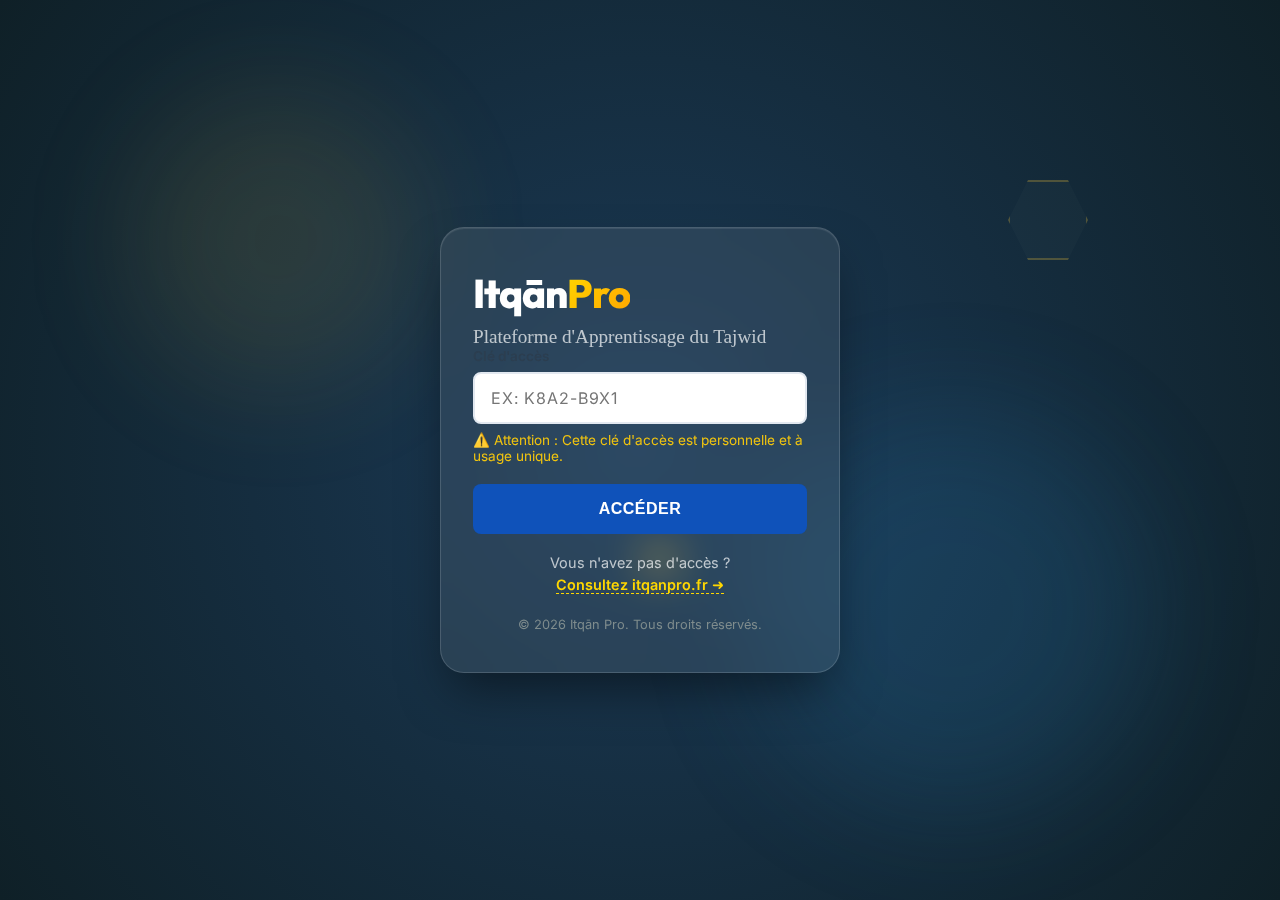
<file: public/home.html>
<!DOCTYPE html>
<html lang="fr">

<head>
    <meta charset="UTF-8">
    <meta name="viewport" content="width=device-width, initial-scale=1.0, maximum-scale=1.0, user-scalable=no">
    <title>Itqān Pro - Accueil</title>
    <link rel="preconnect" href="https://fonts.googleapis.com">
    <link
        href="https://fonts.googleapis.com/css2?family=Outfit:wght@300;500;700;900&family=Scheherazade+New:wght@400;700&display=swap"
        rel="stylesheet">
    <link rel="stylesheet" href="style.css">
    <style>
        /* Home Page Specific Styles */
        .home-shell {
            min-height: 100vh;
            display: flex;
            flex-direction: column;
            align-items: center;
            justify-content: center;
            padding: 30px 20px;
            position: relative;
        }

        .home-hero-glass {
            background: rgba(255, 255, 255, 0.08);
            backdrop-filter: blur(20px);
            -webkit-backdrop-filter: blur(20px);
            border: 1px solid rgba(255, 255, 255, 0.15);
            border-radius: 24px;
            padding: 50px 40px;
            text-align: center;
            max-width: 700px;
            width: 100%;
            margin-bottom: 40px;
            box-shadow:
                0 25px 50px -12px rgba(0, 0, 0, 0.5),
                inset 0 1px 1px rgba(255, 255, 255, 0.1);
            animation: floatIn 0.6s ease-out;
        }

        .home-brand {
            display: flex;
            justify-content: center;
            align-items: baseline;
            gap: 10px;
            margin-bottom: 15px;
        }

        .home-brand .brand-itqan {
            font-family: 'Outfit', sans-serif;
            font-size: 3rem;
            font-weight: 900;
            color: #ffffff;
            letter-spacing: -1px;
        }

        .home-brand .brand-pro {
            font-family: 'Outfit', sans-serif;
            font-size: 3rem;
            font-weight: 900;
            background: linear-gradient(135deg, #FFD700, #FFA500);
            -webkit-background-clip: text;
            background-clip: text;
            -webkit-text-fill-color: transparent;
        }

        .home-subtitle {
            font-family: 'Scheherazade New', serif;
            font-size: 1.4rem;
            color: rgba(255, 255, 255, 0.7);
            margin-bottom: 10px;
        }

        .home-tagline {
            font-size: 1rem;
            color: rgba(255, 255, 255, 0.6);
            margin-bottom: 0;
        }

        .modules-container {
            display: grid;
            grid-template-columns: repeat(2, 1fr);
            gap: 24px;
            width: 100%;
            max-width: 800px;
            animation: floatIn 0.8s ease-out;
        }

        .module-glass-card {
            background: rgba(255, 255, 255, 0.06);
            backdrop-filter: blur(15px);
            -webkit-backdrop-filter: blur(15px);
            border: 1px solid rgba(255, 255, 255, 0.12);
            border-radius: 20px;
            padding: 35px 25px;
            text-align: center;
            text-decoration: none;
            cursor: pointer;
            transition: all 0.4s cubic-bezier(0.4, 0, 0.2, 1);
            position: relative;
            overflow: hidden;
        }

        .module-glass-card::before {
            content: '';
            position: absolute;
            top: 0;
            left: 0;
            right: 0;
            height: 4px;
            background: var(--gradient);
        }

        .module-glass-card.tajwid {
            --gradient: linear-gradient(90deg, #00b894, #55efc4);
            --accent: #00b894;
        }

        .module-glass-card.hafiz {
            --gradient: linear-gradient(90deg, #0984e3, #74b9ff);
            --accent: #0984e3;
        }

        .module-glass-card:hover {
            transform: translateY(-10px) scale(1.02);
            background: rgba(255, 255, 255, 0.1);
            border-color: rgba(255, 255, 255, 0.25);
            box-shadow: 0 30px 60px rgba(0, 0, 0, 0.4);
        }

        .module-icon {
            width: 80px;
            height: 80px;
            border-radius: 20px;
            display: flex;
            align-items: center;
            justify-content: center;
            margin: 0 auto 20px;
            font-size: 2.5rem;
            background: var(--gradient);
            box-shadow: 0 10px 30px rgba(0, 0, 0, 0.3);
        }

        .module-title {
            font-family: 'Outfit', sans-serif;
            font-size: 1.4rem;
            font-weight: 700;
            color: #ffffff;
            margin-bottom: 5px;
        }

        .module-arabic {
            font-family: 'Scheherazade New', serif;
            font-size: 1.2rem;
            color: rgba(255, 255, 255, 0.6);
            margin-bottom: 15px;
        }

        .module-desc {
            font-size: 0.9rem;
            color: rgba(255, 255, 255, 0.7);
            line-height: 1.6;
            margin-bottom: 20px;
        }

        .module-btn {
            display: inline-flex;
            align-items: center;
            gap: 8px;
            padding: 12px 28px;
            border-radius: 50px;
            font-weight: 600;
            font-size: 0.95rem;
            color: white;
            background: var(--gradient);
            transition: all 0.3s;
            box-shadow: 0 5px 20px rgba(0, 0, 0, 0.2);
        }

        .module-glass-card:hover .module-btn {
            transform: translateX(5px);
            box-shadow: 0 8px 25px rgba(0, 0, 0, 0.3);
        }

        .logout-btn-glass {
            position: fixed;
            top: 20px;
            right: 20px;
            background: rgba(255, 255, 255, 0.08);
            border: 1px solid rgba(255, 255, 255, 0.15);
            color: rgba(255, 255, 255, 0.7);
            padding: 10px 20px;
            border-radius: 10px;
            font-size: 0.85rem;
            cursor: pointer;
            font-family: 'Outfit', sans-serif;
            transition: all 0.3s;
            z-index: 100;
            backdrop-filter: blur(10px);
        }

        .logout-btn-glass:hover {
            background: rgba(255, 255, 255, 0.15);
            color: white;
            border-color: rgba(255, 255, 255, 0.3);
        }

        .home-footer {
            margin-top: 50px;
            color: rgba(255, 255, 255, 0.4);
            font-size: 0.85rem;
            text-align: center;
        }

        /* Responsive */
        @media (max-width: 700px) {
            .modules-container {
                grid-template-columns: 1fr;
                gap: 20px;
            }

            .home-hero-glass {
                padding: 35px 25px;
            }

            .home-brand .brand-itqan,
            .home-brand .brand-pro {
                font-size: 2.2rem;
            }

            .home-subtitle {
                font-size: 1.1rem;
            }

            .module-glass-card {
                padding: 30px 20px;
            }

            .module-icon {
                width: 65px;
                height: 65px;
                font-size: 2rem;
            }

            .module-title {
                font-size: 1.2rem;
            }
        }

        @media (max-width: 400px) {
            .home-shell {
                padding: 20px 15px;
            }

            .home-brand .brand-itqan,
            .home-brand .brand-pro {
                font-size: 1.8rem;
            }

            .module-desc {
                font-size: 0.85rem;
            }

            .logout-btn-glass {
                padding: 8px 15px;
                font-size: 0.8rem;
            }
        }

        @keyframes floatIn {
            0% {
                opacity: 0;
                transform: translateY(20px);
            }

            100% {
                opacity: 1;
                transform: translateY(0);
            }
        }
    </style>
</head>

<body>
    <!-- Cosmic Background -->
    <div class="iqan-global-bg">
        <div class="iqan-orb orb-gold"></div>
        <div class="iqan-orb orb-blue"></div>
        <div class="iqan-shape shape-hex"></div>
        <div class="iqan-shape shape-square"></div>
        <div class="iqan-shape shape-circle"></div>
    </div>

    <!-- Auth Check -->
    <script>
        if (localStorage.getItem('itqan_logged_in') !== 'true') {
            window.location.href = 'login.html';
        }
    </script>

    <button class="logout-btn-glass" onclick="logout()">Déconnexion</button>

    <div class="home-shell">
        <!-- Hero Glass Card -->
        <div class="home-hero-glass">
            <div class="home-brand">
                <span class="brand-itqan">Itqān</span>
                <span class="brand-pro">Pro</span>
            </div>
            <p class="home-subtitle">إتقان القرآن الكريم</p>
            <p class="home-tagline">Excellence dans la Récitation et la Mémorisation du Coran</p>
        </div>

        <!-- Module Cards -->
        <div class="modules-container">
            <!-- TAJWID Card -->
            <a href="tajwid.html" class="module-glass-card tajwid">
                <div class="module-icon">📖</div>
                <h2 class="module-title">Itqān Tajwid</h2>
                <p class="module-arabic">إتقان التجويد</p>
                <p class="module-desc">Maîtrisez les règles de récitation du Coran avec des cours interactifs et des
                    exercices pratiques.</p>
                <div class="module-btn">Commencer <span>➜</span></div>
            </a>

            <!-- HAFIZ Card -->
            <a href="hifd.html" class="module-glass-card hafiz">
                <div class="module-icon">📚</div>
                <h2 class="module-title">Itqān Hafiz</h2>
                <p class="module-arabic">إتقان الحفظ</p>
                <p class="module-desc">Mémorisez le Coran efficacement avec un cahier de suivi gamifié et des outils de
                    révision.</p>
                <div class="module-btn">Commencer <span>➜</span></div>
            </a>
        </div>

        <div class="home-footer">
            © 2026 Itqān Pro • Nourel Agency
        </div>
    </div>

    <script>
        function logout() {
            localStorage.removeItem('itqan_logged_in');
            window.location.href = 'login.html';
        }
    </script>
</body>

</html>
</file>
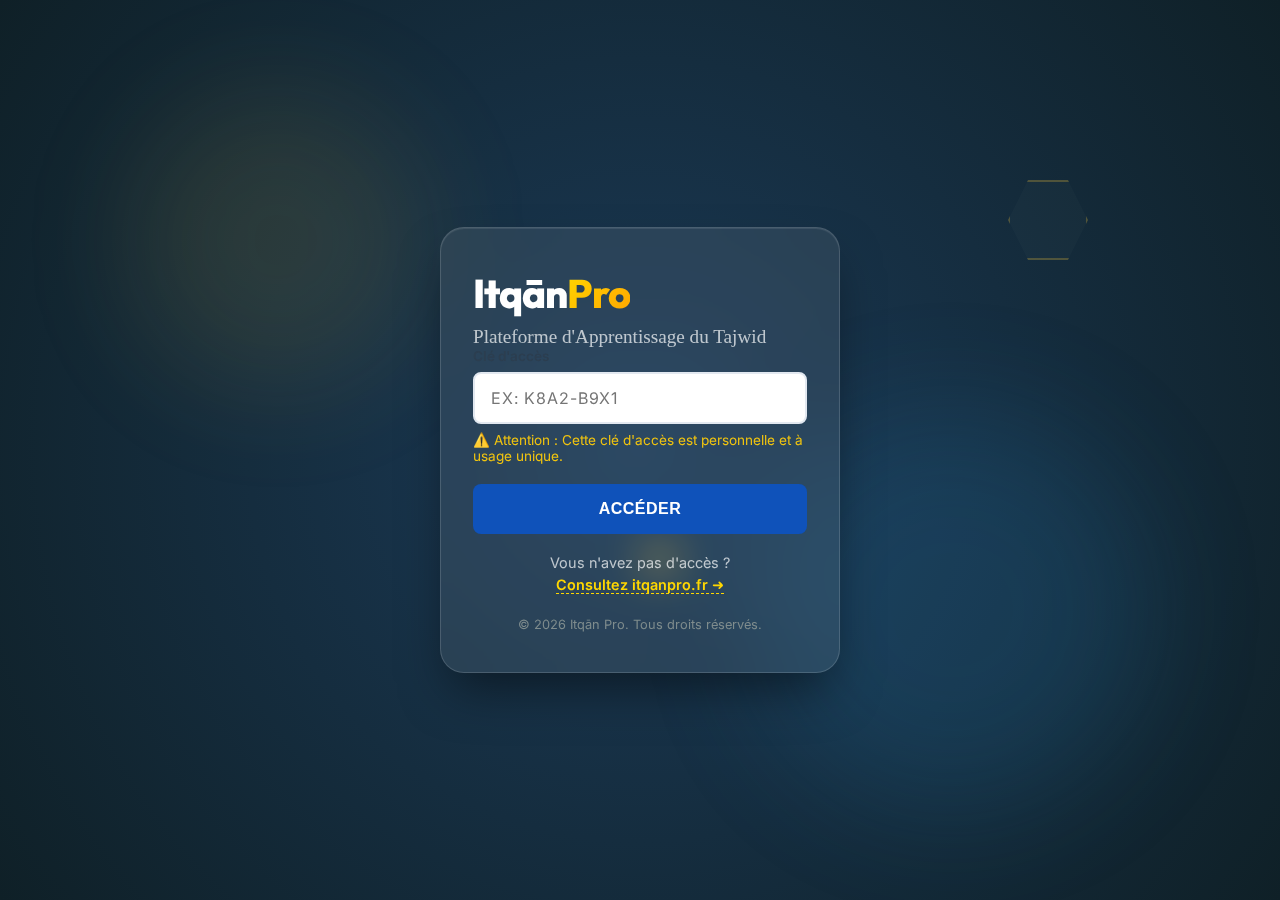
<file: public/login.html>
<!DOCTYPE html>
<html lang="fr">

<head>
    <meta charset="UTF-8">
    <meta name="viewport" content="width=device-width, initial-scale=1.0, maximum-scale=1.0, user-scalable=no">
    <title>Itqān Pro - Connexion</title>
    <link rel="preconnect" href="https://fonts.googleapis.com">
    <link href="https://fonts.googleapis.com/css2?family=Inter:wght@400;500;600;700;800&display=swap" rel="stylesheet">
    <link rel="stylesheet" href="style.css">
    <style>
        :root {
            --primary: #0F52BA;
            --primary-dark: #0a3d8f;
            --secondary: #D4AF37;
            --bg: #f4f7f6;
            --card: #ffffff;
            --text: #2c3e50;
            --text-light: #7f8c8d;
            --border: #e2e8f0;
            --error: #e74c3c;
        }

        * {
            box-sizing: border-box;
            margin: 0;
            padding: 0;
        }

        body {
            font-family: 'Inter', system-ui, sans-serif;
            /* background removed to allow cosmic theme */
            min-height: 100vh;
            display: flex;
            align-items: center;
            justify-content: center;
            padding: 20px;
            color: #ffffff;
        }

        .login-container {
            background: rgba(255, 255, 255, 0.08);
            backdrop-filter: blur(20px);
            -webkit-backdrop-filter: blur(20px);
            border: 1px solid rgba(255, 255, 255, 0.15);
            border-radius: 24px;
            box-shadow: 0 25px 50px -12px rgba(0, 0, 0, 0.5),
                inset 0 1px 1px rgba(255, 255, 255, 0.1);
            width: 100%;
            max-width: 400px;
            padding: 40px 32px;
            animation: slideUp 0.4s ease-out;
            color: #ffffff;
        }

        @keyframes slideUp {
            from {
                opacity: 0;
                transform: translateY(20px);
            }

            to {
                opacity: 1;
                transform: translateY(0);
            }
        }

        .logo h1 {
            font-size: 2.5rem;
            font-weight: 800;
            color: #ffffff;
            letter-spacing: -1px;
            font-family: 'Outfit', sans-serif;
        }

        .logo span {
            background: linear-gradient(135deg, #FFD700, #FFA500);
            -webkit-background-clip: text;
            background-clip: text;
            -webkit-text-fill-color: transparent;
        }

        .logo p {
            color: rgba(255, 255, 255, 0.7);
            font-size: 0.9rem;
            margin-top: 8px;
            font-family: 'Scheherazade New', serif;
            font-size: 1.2rem;
        }

        .form-group {
            margin-bottom: 20px;
        }

        .form-group label {
            display: block;
            font-size: 0.85rem;
            font-weight: 600;
            color: var(--text);
            margin-bottom: 8px;
        }

        .form-group input {
            width: 100%;
            padding: 14px 16px;
            border: 2px solid var(--border);
            border-radius: 8px;
            font-size: 1rem;
            font-family: inherit;
            transition: all 0.2s;
            outline: none;
        }

        .form-group input:focus {
            border-color: var(--primary);
            box-shadow: 0 0 0 3px rgba(15, 82, 186, 0.1);
        }

        .form-group input.error {
            border-color: var(--error);
            animation: shake 0.4s ease-in-out;
        }

        @keyframes shake {

            0%,
            100% {
                transform: translateX(0);
            }

            20%,
            60% {
                transform: translateX(-5px);
            }

            40%,
            80% {
                transform: translateX(5px);
            }
        }

        .error-message {
            color: var(--error);
            font-size: 0.85rem;
            margin-top: 8px;
            display: none;
        }

        .error-message.visible {
            display: block;
        }

        .btn-login {
            width: 100%;
            padding: 16px;
            background: var(--primary);
            color: white;
            border: none;
            border-radius: 8px;
            font-size: 1rem;
            font-weight: 600;
            cursor: pointer;
            transition: all 0.2s;
            text-transform: uppercase;
            letter-spacing: 0.5px;
        }

        .btn-login:hover {
            background: var(--primary-dark);
            transform: translateY(-1px);
            box-shadow: 0 4px 12px rgba(15, 82, 186, 0.3);
        }

        .btn-login:active {
            transform: translateY(0);
        }

        .footer-text {
            text-align: center;
            margin-top: 24px;
            font-size: 0.8rem;
            color: var(--text-light);
        }
    </style>
</head>

<body>
    <!-- Cosmic Background Elements -->
    <div class="iqan-global-bg"></div>
    <div class="iqan-orb orb-gold"></div>
    <div class="iqan-orb orb-blue"></div>
    <div class="iqan-shape shape-hex"></div>
    <div class="iqan-shape shape-circle"></div>

    <div class="login-container">
        <div class="logo">
            <h1>Itqān<span>Pro</span></h1>
            <p>Plateforme d'Apprentissage du Tajwid</p>
        </div>

        <form id="loginForm" onsubmit="return handleLogin(event)">
            <div class="form-group">
                <label for="accessKey">Clé d'accès</label>
                <input type="text" id="accessKey" placeholder="Ex: K8A2-B9X1" required
                    style="text-transform: uppercase; letter-spacing: 1px;">
                <p class="warning-text" style="color: #f1c40f; font-size: 0.85rem; margin-top: 8px;">⚠️ Attention :
                    Cette clé d'accès est personnelle et à usage unique.</p>
                <p class="error-message" id="errorMsg">Clé d'accès invalide. Veuillez vérifier.</p>
            </div>

            <button type="submit" class="btn-login">Accéder</button>
        </form>

        <div style="text-align: center; margin-top: 20px; font-size: 0.9rem;">
            <p style="color: rgba(255,255,255,0.7); margin-bottom: 5px;">Vous n'avez pas d'accès ?</p>
            <a href="https://www.itqanpro.fr/" target="_blank"
                style="color: #FFD700; text-decoration: none; font-weight: 600; border-bottom: 1px dashed #FFD700;">Consultez
                itqanpro.fr ➜</a>
        </div>

        <p class="footer-text">© 2026 Itqān Pro. Tous droits réservés.</p>
    </div>

    <script>
        // GENERATED ACCESS KEYS
        const ACCESS_KEYS = [
            'K8A2-B9X1',
            'M4C5-D3F2',
            'P7L9-Q1W3',
            'R2T4-Y6U8',
            'E5R7-T9Y1',
            'A1S2-D3F4',
            'G5H6-J7K8',
            'Z9X8-C7V6',
            'B2N3-M4L5',
            'Q1W2-E3R4'
        ];

        // Check if already logged in
        if (localStorage.getItem('itqan_logged_in') === 'true') {
            window.location.href = 'index.html';
        }

        function handleLogin(event) {
            event.preventDefault();

            const keyInput = document.getElementById('accessKey');
            const key = keyInput.value.toUpperCase().trim();
            const errorMsg = document.getElementById('errorMsg');

            if (ACCESS_KEYS.includes(key)) {
                // Success! Store in localStorage and redirect
                localStorage.setItem('itqan_logged_in', 'true');
                // Store the used key just in case we need it later
                localStorage.setItem('itqan_user_key', key);

                window.location.href = 'index.html';
            } else {
                // Wrong key
                keyInput.classList.add('error');
                errorMsg.classList.add('visible');

                // Remove error state after animation
                setTimeout(() => {
                    keyInput.classList.remove('error');
                }, 400);
            }

            return false;
        }

        // Clear error on input
        document.getElementById('accessKey').addEventListener('input', function () {
            this.classList.remove('error');
            document.getElementById('errorMsg').classList.remove('visible');
        });
    </script>
</body>

</html>
</file>
<file: style.css>
:root {
    --primary: #0F52BA;
    /* Royal Blue */
    --primary-dark: #0a3d8f;
    --secondary: #D4AF37;
    /* Metallic Gold */
    --secondary-dark: #b5952f;
    --accent: #d63031;
    --accent-dark: #b71c1c;
    --bg: #f4f7f6;
    /* Very light cool grey */
    --card: #ffffff;
    --text: #2c3e50;
    /* Dark Blue-Grey */
    --text-light: #7f8c8d;
    --border: #e2e8f0;
    --font-ui: 'Inter', system-ui, -apple-system, sans-serif;
    --font-ar: 'Scheherazade New', serif;
    --radius: 6px;
    --shadow: 0 2px 4px rgba(0, 0, 0, 0.05);
}

/* PORTAL (MENU) */
.portal-container {
    width: 100%;
    display: flex;
    flex-direction: column;
    gap: 16px;
    padding-top: 20px;
}

.portal-title {
    font-size: 1.8rem;
    font-weight: 800;
    color: var(--primary);
    text-align: center;
    margin-bottom: 10px;
    letter-spacing: -0.5px;
}

.portal-subtitle {
    font-size: 0.95rem;
    font-weight: 600;
    color: var(--text-light);
    text-transform: uppercase;
    letter-spacing: 1px;
    margin-top: 30px;
    margin-bottom: 15px;
    padding-left: 5px;
}

.course-card {
    background: white;
    border: 1px solid var(--border);
    border-radius: 12px;
    padding: 28px;
    display: flex;
    align-items: center;
    gap: 20px;
    cursor: pointer;
    transition: all 0.2s ease;
    box-shadow: var(--shadow);
    min-height: 100px;
}

.course-card:hover {
    transform: translateY(-2px);
    border-color: var(--secondary);
    box-shadow: 0 4px 12px rgba(0, 0, 0, 0.05);
}

.course-card:active {
    transform: scale(0.98);
}

.course-icon-box {
    width: 60px;
    height: 60px;
    border-radius: 12px;
    display: flex;
    align-items: center;
    justify-content: center;
    font-size: 1.8rem;
    color: white;
    flex-shrink: 0;
}

/* Specific Course Colors */
.icon-izhar {
    background: #10b981;
    color: white;
}

/* Emerald */
.icon-idgham {
    background: #3b82f6;
    color: white;
}

/* Blue */
.icon-bila {
    background: #64748b;
    color: white;
}

/* Slate */
.icon-ikhfaa {
    background: #f59e0b;
    color: white;
}

/* Amber */
.icon-iqlab {
    background: #8b5cf6;
    color: white;
}

/* Violet */

.course-info {
    flex: 1;
}

.course-name {
    font-weight: 700;
    font-size: 1.15rem;
    color: var(--primary);
    margin-bottom: 6px;
}

.course-desc {
    font-size: 0.95rem;
    color: var(--text-light);
    line-height: 1.5;
}

.course-arrow {
    color: var(--border);
    transition: 0.2s;
}

.course-card:hover .course-arrow {
    color: var(--secondary);
    transform: translateX(4px);
}

* {
    box-sizing: border-box;
    -webkit-tap-highlight-color: transparent;
    user-select: none;
}

body {
    margin: 0;
    font-family: var(--font-ui);
    background: var(--bg);
    color: var(--text);
    height: 100dvh;
    display: flex;
    flex-direction: column;
    overflow: hidden;
    line-height: 1.5;
}

/* HEADER */
.header {
    padding: 16px 24px;
    background: var(--card);
    border-bottom: 1px solid var(--border);
    display: flex;
    flex-direction: column;
    gap: 12px;
    padding-top: max(16px, env(safe-area-inset-top));
    box-shadow: 0 1px 2px rgba(0, 0, 0, 0.02);
}

.progress-track {
    width: 100%;
    height: 6px;
    background: var(--border);
    border-radius: 3px;
    overflow: hidden;
}

.progress-fill {
    height: 100%;
    background: var(--secondary);
    width: 0%;
    transition: width 0.5s ease;
}

/* VIEWPORT */
.viewport {
    flex: 1;
    overflow-y: auto;
    padding: 24px;
    padding-bottom: 140px;
    display: flex;
    flex-direction: column;
    align-items: center;
    width: 100%;
    max-width: 1000px;
    margin: 0 auto;
}

/* FOOTER NAV */
.footer {
    position: fixed;
    bottom: 0;
    left: 0;
    width: 100%;
    background: white;
    padding: 16px 24px;
    border-top: 1px solid var(--border);
    z-index: 100;
    padding-bottom: max(24px, env(safe-area-inset-bottom));
    display: flex;
    flex-direction: column;
    gap: 12px;
    box-shadow: 0 -4px 6px -1px rgb(0 0 0 / 0.05);
}

.nav-row {
    display: flex;
    justify-content: space-between;
    align-items: center;
    gap: 12px;
    width: 100%;
}

.btn-nav {
    width: 52px;
    height: 52px;
    border-radius: var(--radius);
    border: 1px solid var(--border);
    background: white;
    color: var(--text);
    font-size: 0.9rem;
    font-weight: 600;
    cursor: pointer;
    display: flex;
    align-items: center;
    justify-content: center;
    transition: all 0.2s;
    font-family: var(--font-ui);
}

.btn-nav:hover {
    background: var(--bg);
    border-color: #cbd5e1;
}

.btn-nav:disabled {
    opacity: 0.4;
    cursor: not-allowed;
    background: #f1f5f9;
}

.btn-nav:active:not(:disabled) {
    background: #e2e8f0;
    transform: scale(0.98);
}

.btn-main {
    flex: 1;
    padding: 16px;
    border-radius: var(--radius);
    border: none;
    font-weight: 600;
    font-size: 0.95rem;
    cursor: pointer;
    background: var(--primary);
    color: white;
    transition: all 0.2s;
    letter-spacing: 0.3px;
    text-transform: uppercase;
    box-shadow: 0 1px 2px rgba(0, 0, 0, 0.1);
}

.btn-main:active {
    transform: translateY(2px);
}

.btn-main:disabled {
    background: #ccc;
    cursor: not-allowed;
}

/* UI ELEMENTS */
/* UI ELEMENTS */
.mentor-box {
    display: flex;
    gap: 16px;
    width: 100%;
    margin-bottom: 32px;
    animation: slideIn 0.3s ease-out;
    align-items: flex-start;
}

.mentor-avatar {
    width: 42px;
    height: 42px;
    background: var(--primary);
    border-radius: 50%;
    display: flex;
    align-items: center;
    justify-content: center;
    flex-shrink: 0;
    color: white;
    font-weight: 600;
    font-size: 0.75rem;
    letter-spacing: 0.5px;
    text-transform: uppercase;
    box-shadow: 0 2px 4px rgba(30, 41, 59, 0.1);
}

.mentor-bubble {
    background: white;
    padding: 20px;
    border-radius: 0 16px 16px 16px;
    border: 1px solid var(--border);
    font-size: 1rem;
    line-height: 1.6;
    color: var(--text);
    flex: 1;
    box-shadow: var(--shadow);
}

.concept-card {
    background: white;
    border-radius: 12px;
    padding: 32px 24px;
    text-align: center;
    width: 100%;
    border: 1px solid var(--border);
    margin-bottom: 20px;
    box-shadow: var(--shadow);
    color: var(--text);
    /* Force dark text color */
}

.concept-card h3 {
    margin-top: 0;
    color: var(--primary);
    font-size: 1.1rem;
    font-weight: 700;
    margin-bottom: 15px;
    text-transform: uppercase;
    letter-spacing: 0.5px;
}

.concept-card p {
    color: var(--text);
    line-height: 1.6;
}

.concept-card div {
    color: var(--text);
}

/* STYLES THÉORIE */
.ar-big {
    font-family: var(--font-ar);
    font-size: 2.8rem;
    color: #2d3436;
    line-height: 1.2;
}

.ar-inline {
    font-family: var(--font-ar);
    font-size: 1.6rem;
    color: var(--secondary-dark);
    line-height: 1;
    vertical-align: middle;
    margin: 0 4px;
}

.recap-grid {
    display: flex;
    justify-content: space-around;
    margin-top: 15px;
    background: #f8f9fa;
    padding: 15px;
    border-radius: 8px;
    border: 1px solid #eee;
}

.simple-list {
    text-align: left;
    margin-top: 20px;
    padding: 0 10px;
}

.simple-item {
    margin-bottom: 15px;
    font-size: 0.95rem;
    color: #444;
    line-height: 1.5;
    display: flex;
    gap: 12px;
    align-items: center;
}

.check-icon {
    color: var(--primary);
    font-weight: bold;
    font-size: 0.8rem;
    background: #e6fffa;
    padding: 4px 8px;
    border-radius: 4px;
}

.check-icon.bad {
    color: var(--accent-dark);
    background: #fff5f5;
}

.letters-grid {
    display: grid;
    grid-template-columns: repeat(3, 1fr);
    gap: 10px;
    margin-top: 15px;
    direction: rtl;
}

.l-card {
    background: white;
    border-radius: 8px;
    padding: 10px;
    text-align: center;
    border: 1px solid #eee;
    color: #2d3436;
    /* Force dark text */
}

.l-ar {
    font-family: var(--font-ar);
    font-size: 2.2rem;
    line-height: 1;
    color: #2d3436;
    /* Force dark text */
}

.card-qalqala {
    border-left: 4px solid #ef4444;
    /* Rouge Alerte */
}

/* RA MODULES */
.card-tafkhim {
    border-left: 4px solid #d35400;
    /* Terracotta Fort */
}

.card-tarqiq {
    border-left: 4px solid #74b9ff;
    /* Bleu Ciel */
}

.card-jawaz {
    border-left: 4px solid #fdcb6e;
    /* Or Exception */
}

.tip-box {
    background: #f1f9ff;
    border-left: 4px solid var(--secondary);
    padding: 15px;
    border-radius: 4px;
    margin: 20px 0;
    text-align: left;
    color: #2d3436;
    /* Force dark text */
}

.tip-chars {
    font-family: var(--font-ar);
    font-size: 2rem;
    color: #0984e3;
    display: flex;
    justify-content: center;
    gap: 15px;
    margin-bottom: 10px;
    direction: rtl;
    border-bottom: 1px solid #ddebf7;
    padding-bottom: 10px;
}

/* BOUTONS AUDIO DÉFINITION */
.def-audio-row {
    display: flex;
    gap: 10px;
    margin-top: 25px;
    justify-content: center;
}

.def-audio-btn {
    background: white;
    border: 1px solid var(--border);
    color: var(--text);
    padding: 10px 16px;
    border-radius: 6px;
    font-size: 0.85rem;
    font-weight: 600;
    cursor: pointer;
    display: flex;
    align-items: center;
    gap: 8px;
    transition: 0.2s;
    box-shadow: 0 1px 2px rgba(0, 0, 0, 0.05);
}

.def-audio-btn:hover {
    border-color: var(--secondary);
    color: var(--secondary);
}

.def-audio-btn:active {
    background: #f8f9fa;
    transform: translateY(1px);
}

.def-audio-btn.playing {
    background: var(--secondary);
    color: white;
    border-color: var(--secondary);
}

/* ATELIER AUDIO */
.instruction-banner {
    background: white;
    border-bottom: 2px solid var(--primary);
    color: var(--text);
    padding: 12px;
    margin-bottom: 20px;
    font-size: 0.85rem;
    font-weight: 600;
    text-align: center;
    display: flex;
    justify-content: center;
    gap: 20px;
    box-shadow: 0 2px 10px rgba(0, 0, 0, 0.03);
    border-radius: 8px;
}

.step-n {
    background: var(--primary);
    color: white;
    width: 20px;
    height: 20px;
    display: inline-flex;
    align-items: center;
    justify-content: center;
    border-radius: 50%;
    font-size: 0.7rem;
    margin-right: 5px;
}

.audio-card {
    background: white;
    border: 1px solid var(--border);
    border-radius: 12px;
    padding: 25px 20px;
    width: 100%;
    margin-bottom: 20px;
    box-shadow: 0 2px 6px rgba(0, 0, 0, 0.03);
    display: flex;
    flex-direction: column;
    gap: 20px;
}

.ac-header {
    display: flex;
    justify-content: center;
    align-items: center;
    border-bottom: 1px solid #f1f1f1;
    padding-bottom: 15px;
}

.ac-tag {
    font-size: 0.75rem;
    font-weight: 700;
    color: #555;
    background: #eee;
    padding: 6px 12px;
    border-radius: 4px;
    letter-spacing: 1px;
    text-transform: uppercase;
}

.ac-arabic {
    font-family: var(--font-ar);
    font-size: 3.2rem;
    color: #2d3436;
    text-align: center;
    margin: 0;
    line-height: 1.4;
}

.ac-controls {
    display: flex;
    flex-wrap: wrap;
    gap: 10px;
    justify-content: center;
}

.audio-hint {
    font-size: 0.9rem;
    color: #555;
    text-align: center;
    background: #f9f9f9;
    padding: 12px;
    border-radius: 6px;
    border: 1px solid #eee;
    font-style: italic;
}

.btn-audio {
    padding: 12px 20px;
    border-radius: 6px;
    border: 1px solid #e0e0e0;
    cursor: pointer;
    flex: 1;
    font-weight: 600;
    font-size: 0.85rem;
    display: flex;
    align-items: center;
    justify-content: center;
    gap: 8px;
    transition: 0.2s;
    min-width: 120px;
    background: white;
    color: #333;
}

.btn-listen:hover {
    border-color: var(--primary);
    color: var(--primary-dark);
}

.btn-listen.playing {
    background: var(--primary);
    color: white;
    border-color: var(--primary);
}

.btn-record:hover {
    border-color: var(--accent);
    color: var(--accent-dark);
}

.btn-record.recording {
    background: var(--accent);
    color: white;
    border-color: var(--accent);
}

.btn-self {
    background: #f0f7ff;
    color: #0984e3;
    border-color: #cce4ff;
    display: none;
}

.btn-self.playing {
    background: #0984e3;
    color: white;
}

/* IMMERSION (MUSHAF STYLE) */
.immersion-instruction {
    background: white;
    color: #333;
    padding: 20px;
    border-radius: 12px;
    margin-bottom: 20px;
    font-size: 0.95rem;
    font-weight: 500;
    border-left: 4px solid var(--primary);
    box-shadow: 0 2px 5px rgba(0, 0, 0, 0.02);
    line-height: 1.6;
}

.mushaf-container {
    background: #fffdf5;
    border: 1px solid #e6dcb8;
    padding: 30px 25px;
    border-radius: 8px;
    direction: rtl;
    line-height: 2.8;
    font-family: var(--font-ar);
    font-size: 2.2rem;
    text-align: justify;
    color: #2c2c2c;
}

.m-word {
    cursor: pointer;
    padding: 2px 4px;
    border-radius: 4px;
    transition: 0.1s;
    display: inline-block;
    position: relative;
}

.m-word:hover {
    background: rgba(0, 0, 0, 0.04);
}

.m-word.selected {
    background: #d1ecf1;
    outline: 2px solid #0c5460;
    box-shadow: 0 0 4px rgba(12, 84, 96, 0.3);
}

.m-word.val-correct {
    color: #008f72;
    background: rgba(0, 184, 148, 0.1);
    font-weight: bold;
}

.m-word.val-wrong {
    color: #d63031;
    background: rgba(214, 48, 49, 0.1);
    text-decoration: line-through;
    text-decoration-color: #d63031;
}

.m-word.val-missed {
    border-bottom: 2px dashed #00b894;
}

.verse-end {
    color: #d4b886;
    font-size: 1.4rem;
    margin: 0 8px;
    display: inline-block;
    vertical-align: middle;
    font-feature-settings: "cv01";
}

/* FEEDBACK IMMERSION */
.immersion-feedback-list {
    text-align: left;
    display: flex;
    flex-direction: column;
    gap: 8px;
    margin-top: 15px;
    border-top: 1px solid #eee;
    padding-top: 15px;
}

.if-item {
    background: white;
    padding: 12px;
    border-radius: 6px;
    border: 1px solid #eee;
    display: flex;
    align-items: center;
    gap: 15px;
    font-size: 0.9rem;
}

.if-ar {
    font-family: var(--font-ar);
    font-size: 1.6rem;
    color: #2d3436;
    margin-right: auto;
}

.if-expl {
    color: #555;
    font-size: 0.8rem;
    font-weight: 600;
    background: #f8f9fa;
    padding: 6px 10px;
    border-radius: 4px;
    text-transform: uppercase;
    letter-spacing: 0.5px;
}

/* QUIZ */
.quiz-grid {
    display: flex;
    flex-direction: column;
    gap: 12px;
    width: 100%;
}

/* GENERIC CARD */
.card {
    background: white;
    border-radius: 12px;
    padding: 24px;
    text-align: center;
    color: #2d3436;
    border: 1px solid var(--border);
    margin-bottom: 20px;
    box-shadow: 0 2px 4px rgba(0, 0, 0, 0.05);
}

.q-btn {
    background: white;
    border: 1px solid var(--border);
    padding: 20px;
    border-radius: 8px;
    text-align: center;
    cursor: pointer;
    transition: 0.2s;
    display: flex;
    align-items: center;
    justify-content: center;
    min-height: 80px;
    box-shadow: 0 2px 4px rgba(0, 0, 0, 0.01);
    color: #2d3436;
    /* Force dark text for visibility */
}

.q-btn:hover {
    border-color: #bbb;
}

/* STYLE SÉLECTION NEUTRE (BLEU) */
.q-btn.selected {
    border: 2px solid var(--secondary);
    background: #eef7ff;
    box-shadow: 0 0 0 4px rgba(9, 132, 227, 0.1);
}

.q-text {
    font-family: var(--font-ar);
    font-size: 2.4rem;
    color: #2d3436;
}

/* STYLES VALIDATION (VERT/ROUGE) */
.q-btn.correct {
    background: #f0fdf4;
    border-color: var(--primary);
    color: var(--primary-dark);
}

.q-btn.wrong {
    background: #fffafa;
    border-color: var(--accent);
    color: var(--accent-dark);
    opacity: 0.7;
}

/* FEEDBACK & ZONE RENCONTRE */
.feedback-box {
    margin-top: 25px;
    padding: 20px;
    border-radius: 8px;
    text-align: center;
    background: white;
    border: 1px solid var(--border);
    display: none;
    box-shadow: 0 4px 15px rgba(0, 0, 0, 0.05);
}

.fb-logic {
    display: flex;
    justify-content: center;
    align-items: center;
    gap: 15px;
    margin-top: 15px;
    direction: rtl;
}

.fb-item {
    padding: 8px 12px;
    border-radius: 6px;
    font-weight: bold;
    font-size: 0.85rem;
    text-transform: uppercase;
}

.fb-blue {
    background: #f0f7ff;
    color: var(--secondary);
    border: 1px solid #cce4ff;
}

.fb-green {
    background: #f0fdf4;
    color: var(--primary-dark);
    border: 1px solid #bbf7d0;
}

.fb-arrow {
    color: #ccc;
    font-size: 1.2rem;
}

.mz-container {
    background: #fff;
    border: 1px solid #eee;
    border-radius: 12px;
    padding: 25px;
    text-align: center;
    margin-top: 15px;
}

.mz-phrase {
    font-family: 'Scheherazade New', serif;
    font-size: 3.8rem;
    color: #2d3436;
    direction: rtl;
    line-height: 1.4;
    margin-bottom: 20px;
}

.mz-analysis {
    display: flex;
    justify-content: center;
    align-items: flex-start;
    gap: 20px;
    direction: ltr;
}

.mz-group {
    display: flex;
    flex-direction: column;
    align-items: center;
}

.mz-box {
    font-family: 'Scheherazade New', serif;
    font-size: 2.4rem;
    padding: 5px 20px;
    border-radius: 8px;
    border: 1px solid transparent;
    min-width: 70px;
    background: #fcfcfc;
    box-shadow: 0 1px 3px rgba(0, 0, 0, 0.05);
}

.mz-blue {
    color: var(--secondary);
    border-color: #cce4ff;
    background: #f0f7ff;
}

.mz-green {
    color: var(--primary-dark);
    border-color: #bbf7d0;
    background: #f0fdf4;
}

.mz-label {
    font-size: 0.7rem;
    font-weight: 700;
    text-transform: uppercase;
    margin-top: 10px;
    letter-spacing: 1px;
    color: #888;
}

.mz-icon {
    font-size: 1.5rem;
    margin-top: 45px;
    color: #ddd;
}

.ex-logic {
    text-align: left;
    background: #fff;
    padding: 20px;
    border-radius: 8px;
    border-left: 3px solid var(--secondary);
    margin-top: 20px;
    font-size: 0.95rem;
    color: #444;
    line-height: 1.7;
    box-shadow: 0 2px 5px rgba(0, 0, 0, 0.02);
}

.ex-def {
    display: block;
    margin-top: 12px;
    font-style: italic;
    color: #008f72;
    font-size: 0.9rem;
}

.eq-container {
    width: 100%;
}

.eq-card {
    background: white;
    border-radius: 12px;
    padding: 25px;
    text-align: center;
    border: 1px solid #eee;
    margin-top: 10px;
}

.eq-formula {
    display: flex;
    align-items: center;
    justify-content: center;
    gap: 10px;
    flex-wrap: wrap;
    margin: 25px 0;
    font-size: 1.1rem;
    direction: ltr;
}

.eq-tag {
    padding: 12px 16px;
    border-radius: 6px;
    font-weight: 600;
    font-size: 0.9rem;
}

.tag-blue {
    background: #f0f7ff;
    color: #0984e3;
    border: 1px solid #cce4ff;
}

.tag-green {
    background: #f0fdf4;
    color: #008f72;
    border: 1px solid #bbf7d0;
}

.card-jawaz {
    background: linear-gradient(135deg, #FFF3E0, #FFE0B2);
    border-left: 5px solid #FBC02D;
}

.card-lam {
    background: linear-gradient(135deg, #F3E5F5, #E1BEE7);
    border-left: 5px solid #9C27B0;
}

.card-ghunna {
    background: linear-gradient(135deg, #FCE4EC, #F8BBD0);
    border-left: 5px solid #E91E63;
}

.card-mad {
    background: linear-gradient(135deg, #E0F7FA, #B2EBF2);
    border-left: 5px solid #00BCD4;
}

.eq-plus {
    color: #ccc;
    font-weight: 300;
    font-size: 1.5rem;
}

.res-text {
    font-weight: 800;
    color: #00b894;
    font-size: 1.2rem;
    letter-spacing: 1px;
}

/* SCHÉMA ALGORITHME */
.flow-chart {
    display: flex;
    flex-direction: column;
    align-items: center;
    gap: 12px;
    margin-top: 25px;
}

.flow-step {
    background: white;
    border: 1px solid #ddd;
    padding: 18px;
    border-radius: 8px;
    width: 100%;
    font-weight: 500;
    font-size: 0.95rem;
    text-align: left;
    display: flex;
    align-items: center;
    gap: 15px;
    color: #2d3436;
    /* Force dark text */
}

.flow-num {
    background: #eee;
    width: 24px;
    height: 24px;
    display: flex;
    align-items: center;
    justify-content: center;
    border-radius: 50%;
    font-size: 0.75rem;
    font-weight: bold;
    color: #555;
    flex-shrink: 0;
}

.flow-arrow {
    font-size: 1rem;
    color: #ccc;
}

.flow-final {
    background: #f0fdf4;
    border-color: #00b894;
    color: #00796b;
    font-weight: 700;
    justify-content: center;
    text-align: center;
}

/* Audio Row for Examples */
.audio-row-item {
    display: flex;
    align-items: center;
    background: #f8f9fa;
    border: 1px solid var(--border);
    padding: 10px 15px;
    border-radius: 8px;
    margin-bottom: 8px;
    gap: 15px;
}

.ar-xs {
    font-family: var(--font-ar);
    font-size: 1.5rem;
    color: var(--primary);
    width: 30px;
    text-align: center;
    font-weight: bold;
}

.ar-word {
    font-family: var(--font-ar);
    font-size: 1.8rem;
    flex: 1;
    color: var(--text);
}

.mini-play {
    background: white;
    border: 1px solid var(--border);
    width: 35px;
    height: 35px;
    border-radius: 50%;
    color: var(--primary);
    display: flex;
    align-items: center;
    justify-content: center;
    cursor: pointer;
    box-shadow: 0 2px 5px rgba(0, 0, 0, 0.05);
}

.mini-play:active {
    transform: scale(0.95);
}

.ex-label {
    font-size: 0.8rem;
    color: #888;
    margin-left: 10px;
}

@keyframes slideIn {
    from {
        opacity: 0;
        transform: translateY(10px);
    }

    to {
        opacity: 1;
        transform: translateY(0);
    }
}

/* PORTAL STYLES */
.portal-container {
    display: flex;
    flex-direction: column;
    gap: 20px;
    width: 100%;
    padding: 20px 0;
}

.portal-title {
    font-size: 1.5rem;
    font-weight: 800;
    text-align: center;
    margin-bottom: 30px;
    color: var(--text);
}

.course-card {
    background: white;
    border: 1px solid var(--border);
    border-radius: 16px;
    padding: 20px;
    display: flex;
    align-items: center;
    gap: 20px;
    cursor: pointer;
    transition: 0.3s;
    box-shadow: 0 4px 6px rgba(0, 0, 0, 0.02);
}

.course-card:hover {
    transform: translateY(-3px);
    border-color: var(--primary);
    box-shadow: 0 10px 20px rgba(0, 0, 0, 0.05);
}

.course-card:active {
    transform: scale(0.98);
}

.course-icon {
    width: 60px;
    height: 60px;
    background: var(--bg);
    border-radius: 12px;
    display: flex;
    align-items: center;
    justify-content: center;
    font-size: 1.5rem;
}

.course-info {
    flex: 1;
}

.course-name {
    font-weight: 700;
    font-size: 1.1rem;
    margin-bottom: 4px;
}

.course-desc {
    font-size: 0.85rem;
    color: #666;
    line-height: 1.4;
}

.home-btn {
    padding: 8px 12px;
    background: transparent;
    border: 1px solid var(--border);
    border-radius: 6px;
    font-size: 1.1rem;
    cursor: pointer;
}

/* SIDE PANEL (Interactive Immersion) */
.side-panel {
    position: fixed;
    top: 60px;
    right: -340px;
    width: 320px;
    height: calc(100% - 60px - 70px);
    background: rgba(255, 255, 255, 0.95);
    backdrop-filter: blur(10px);
    -webkit-backdrop-filter: blur(10px);
    border-left: 1px solid rgba(0, 0, 0, 0.05);
    box-shadow: -5px 0 25px rgba(0, 0, 0, 0.05);
    z-index: 90;
    transition: right 0.4s cubic-bezier(0.19, 1, 0.22, 1);
    display: flex;
    flex-direction: column;
}

.side-panel.open {
    right: 0;
}

.sp-header {
    padding: 20px 24px;
    border-bottom: 1px solid rgba(0, 0, 0, 0.05);
    background: rgba(248, 249, 250, 0.8);
}

.sp-title {
    font-size: 1.1rem;
    font-weight: 800;
    color: var(--primary);
    margin: 0;
    letter-spacing: -0.5px;
}

.sp-subtitle {
    font-size: 0.85rem;
    color: var(--text-light);
    margin-top: 4px;
    font-weight: 500;
}

.btn-sp-close {
    background: transparent;
    border: none;
    font-size: 1.8rem;
    line-height: 1;
    color: #999;
    cursor: pointer;
    padding: 0 4px;
    margin: -5px -5px 0 0;
    transition: color 0.2s;
}

.btn-sp-close:hover {
    color: var(--accent);
}

.sp-content {
    flex: 1;
    overflow-y: auto;
    padding: 24px;
}

.sp-opts {
    display: flex;
    flex-direction: column;
    gap: 10px;
    margin-bottom: 30px;
}

.btn-sp-opt {
    padding: 14px 16px;
    border: 1px solid var(--border);
    background: white;
    border-radius: 8px;
    text-align: left;
    cursor: pointer;
    font-size: 0.95rem;
    color: var(--text);
    transition: all 0.2s;
    font-weight: 500;
    box-shadow: 0 2px 4px rgba(0, 0, 0, 0.02);
}

.btn-sp-opt:hover {
    border-color: var(--secondary);
    background: #fdfdfd;
    transform: translateY(-1px);
    box-shadow: 0 4px 8px rgba(0, 0, 0, 0.05);
}

.btn-sp-opt.active {
    background: #f0f7ff;
    border-color: var(--secondary);
    color: var(--primary-dark);
    font-weight: 700;
    box-shadow: 0 0 0 2px rgba(212, 175, 55, 0.2);
}

.answer-log {
    border-top: 1px solid var(--border);
    padding-top: 20px;
}

.answer-log h5 {
    font-size: 0.8rem;
    text-transform: uppercase;
    color: #999;
    letter-spacing: 1px;
    margin-bottom: 15px;
}

.log-item {
    padding: 10px 0;
    border-bottom: 1px solid #f5f5f5;
    display: flex;
    justify-content: space-between;
    align-items: center;
    animation: fadeIn 0.3s ease;
}

.log-word {
    font-family: var(--font-ar);
    font-size: 1.3rem;
    color: var(--text);
}

.log-row-right {
    display: flex;
    align-items: center;
    gap: 8px;
}

.log-choice {
    font-size: 0.75rem;
    background: #f1f5f9;
    color: #64748b;
    padding: 4px 8px;
    border-radius: 4px;
    max-width: 140px;
    white-space: nowrap;
    overflow: hidden;
    text-overflow: ellipsis;
    font-weight: 600;
}

.log-status {
    font-size: 1.1rem;
}

@keyframes fadeIn {
    from {
        opacity: 0;
        transform: translateY(5px);
    }

    to {
        opacity: 1;
        transform: translateY(0);
    }
}

/* RESPONSIVE (Mobile) */
@media (max-width: 768px) {
    .side-panel {
        top: auto;
        bottom: -70vh;
        left: 0;
        right: 0;
        width: 100%;
        height: 60vh;
        border-left: none;
        border-top: 1px solid rgba(0, 0, 0, 0.05);
        box-shadow: 0 -5px 20px rgba(0, 0, 0, 0.1);
        border-radius: 20px 20px 0 0;
        transition: bottom 0.4s cubic-bezier(0.19, 1, 0.22, 1);
    }

    .side-panel.open {
        bottom: 0;
        right: 0;
    }

    .viewport {
        padding-bottom: 60vh;
        /* Make space for panel */
    }

    .sp-header {
        border-radius: 20px 20px 0 0;
    }
}

/* === DARK PREMIUM THEME === */
@import url('https://fonts.googleapis.com/css2?family=Playfair+Display:wght@700&family=Inter:wght@400;500;600&display=swap');

:root {
    --bg-main: #0B1120;
    --bg-card: #151E32;
    --text-main: #FFFFFF;
    --text-muted: #94A3B8;
    --accent-gold: #FBBF24;
    --accent-blue: #38BDF8;
    --font-serif: 'Playfair Display', serif;
    --font-sans: 'Inter', sans-serif;
}

body {
    background-color: var(--bg-main) !important;
    color: var(--text-main) !important;
    font-family: var(--font-sans) !important;
}

.dashboard-shell {
    min-height: 100vh;
    padding: 0 0 60px 0;
    display: block;
}

.top-nav {
    display: flex;
    justify-content: space-between;
    align-items: center;
    padding: 24px 40px;
    max-width: none;
}

.brand-logo {
    font-size: 1.5rem;
    font-weight: 700;
    color: white;
}

.brand-logo span {
    color: var(--accent-blue);
}

.user-greet {
    font-size: 0.9rem;
    color: var(--text-muted);
}

.main-container {
    max-width: none;
    margin: 0;
    padding: 0 40px;
}

.hero-card {
    background: #101623;
    border-radius: 16px;
    padding: 40px;
    margin-bottom: 60px;
    border-left: 4px solid var(--accent-gold);
    display: flex;
    justify-content: space-between;
    align-items: center;
    box-shadow: 0 20px 40px rgba(0, 0, 0, 0.3);
}

.hero-text h1 {
    font-family: var(--font-serif);
    font-size: 2.5rem;
    margin: 0 0 10px 0;
    color: white;
}

.hero-text p {
    color: var(--text-muted);
    font-size: 1.1rem;
    margin: 0;
}

.btn-hero {
    background: var(--accent-blue);
    color: #0F172A;
    padding: 14px 28px;
    border-radius: 8px;
    font-weight: 700;
    font-size: 0.95rem;
    border: none;
    cursor: pointer;
    transition: all 0.2s;
}

.btn-hero:hover {
    background: #7dd3fc;
    transform: translateY(-2px);
}

.section-header {
    display: flex;
    align-items: baseline;
    gap: 15px;
    margin-bottom: 35px;
}

.section-title {
    font-family: var(--font-serif);
    font-size: 2rem;
    margin: 0;
    color: white;
}

.section-subtitle {
    color: var(--text-muted);
    font-size: 1rem;
    font-weight: 400;
}

.dark-grid {
    display: grid;
    grid-template-columns: repeat(3, 1fr);
    gap: 30px;
    margin-bottom: 60px;
}

.dark-card {
    background: var(--bg-card);
    border-radius: 16px;
    padding: 32px;
    position: relative;
    cursor: pointer;
    transition: transform 0.3s ease, box-shadow 0.3s ease;
    border: 1px solid rgba(255, 255, 255, 0.05);
    min-height: 300px;
    display: flex;
    flex-direction: column;
    overflow: hidden;
}

.dark-card:hover {
    transform: translateY(-8px);
    box-shadow: 0 15px 30px rgba(0, 0, 0, 0.4);
    border-color: rgba(255, 255, 255, 0.1);
}

.dark-card::before {
    content: attr(data-letter);
    position: absolute;
    top: 20px;
    right: -5px;
    font-family: var(--font-serif);
    font-size: 10rem;
    color: rgba(255, 255, 255, 0.02);
    pointer-events: none;
    line-height: 1;
}

.dc-icon-box {
    width: 56px;
    height: 56px;
    border-radius: 12px;
    display: flex;
    align-items: center;
    justify-content: center;
    margin-bottom: 24px;
    font-size: 1.4rem;
    border: 1px solid rgba(255, 255, 255, 0.1);
}

.icon-yellow {
    color: var(--accent-gold);
    border-color: rgba(251, 191, 36, 0.2);
}

.icon-green {
    color: #4ADE80;
    border-color: rgba(74, 222, 128, 0.2);
}

.icon-blue {
    color: #60A5FA;
    border-color: rgba(96, 165, 250, 0.2);
}

.icon-purple {
    color: #C084FC;
    border-color: rgba(192, 132, 252, 0.2);
}

.dc-content {
    flex: 1;
}

.dc-title {
    font-family: var(--font-serif);
    font-size: 1.6rem;
    color: white;
    margin: 0 0 12px 0;
    line-height: 1.2;
}

.dc-desc {
    font-size: 1rem;
    color: var(--text-muted);
    line-height: 1.6;
    margin: 0;
}

.dc-footer {
    display: flex;
    justify-content: space-between;
    align-items: center;
    margin-top: 30px;
    padding-top: 24px;
    border-top: 1px solid rgba(255, 255, 255, 0.05);
}

.dc-tag {
    color: var(--accent-gold);
    font-size: 0.85rem;
    font-weight: 600;
    text-transform: uppercase;
    letter-spacing: 0.5px;
}

.dc-link {
    color: white;
    font-size: 0.9rem;
    font-weight: 600;
    display: flex;
    align-items: center;
    gap: 6px;
    transition: gap 0.2s;
}

.dark-card:hover .dc-link {
    gap: 10px;
}

@media (max-width: 1100px) {
    .dark-grid {
        grid-template-columns: repeat(2, 1fr);
    }
}

@media (max-width: 768px) {
    .dark-grid {
        grid-template-columns: 1fr;
    }

    .hero-card {
        flex-direction: column;
        align-items: flex-start;
        gap: 20px;
    }

    .top-nav,
    .main-container {
        padding: 20px;
    }
}

/* ADDED FOR CONTRAST */
.btn-opt {
    color: #2d3436;
    /* Force dark text */
    font-weight: 600;
}

/* DEFINITION BOX CONTRAST FIX */
.def-box {
    text-align: left;
    margin: 15px;
    list-style-type: none;
    background: #e0f7fa;
    padding: 15px;
    border-radius: 10px;
    border: 2px solid #00acc1;
    color: #006064;
    /* Dark Cyan/Teal for contrast */
}

.def-box li {
    margin-bottom: 8px;
    line-height: 1.5;
}

/* SMALL QUIZ BUTTONS CONTRAST FIX */
.q-btn-small {
    background: white;
    color: #2d3436;
    /* Force dark text */
    font-weight: 600;
    transition: 0.2s;
}

.q-btn-small:hover {
    background: #f8f9fa;
    border-color: #cbd5e1;
}
</file>
<file: public/style.css>
@import url('https://fonts.googleapis.com/css2?family=Outfit:wght@300;500;700;900&display=swap');

:root {
    --primary: #3b82f6;
    --primary-dark: #1d4ed8;
    --secondary: #FFD700;
    /* Gold */
    --accent: #f43f5e;

    /* COSMIC THEME OVERRIDES */
    --bg: #0F2027;
    /* Fallback */
    --card: rgba(255, 255, 255, 0.05);
    /* Glass */
    --card-hover: rgba(255, 255, 255, 0.1);

    --text: #f1f5f9;
    --text-light: rgba(255, 255, 255, 0.7);
    --border: rgba(255, 255, 255, 0.1);

    --font-ui: 'Outfit', sans-serif;
    --font-serif: 'Outfit', sans-serif;
    --font-ar: 'Scheherazade New', serif;
    --radius: 20px;
    --shadow: 0 25px 50px -12px rgba(0, 0, 0, 0.5);
    --glow: 0 0 20px rgba(59, 130, 246, 0.15);
}

/* --- COSMIC BACKGROUND & ANIMATIONS --- */
.iqan-global-bg {
    position: fixed;
    top: 0;
    left: 0;
    width: 100vw;
    height: 100vh;
    background: radial-gradient(circle at center, #1B3A57 0%, #0F2027 100%);
    z-index: -10;
    overflow: hidden;
}

.iqan-orb {
    position: absolute;
    border-radius: 50%;
    filter: blur(60px);
    opacity: 0.6;
    animation: orbFloat 20s infinite alternate;
    z-index: -9;
}

.orb-gold {
    top: 10%;
    left: 10%;
    width: 300px;
    height: 300px;
    background: rgba(212, 175, 55, 0.2);
    animation-duration: 25s;
}

.orb-blue {
    bottom: 10%;
    right: 10%;
    width: 400px;
    height: 400px;
    background: rgba(41, 128, 185, 0.3);
    animation-duration: 18s;
}

@keyframes orbFloat {
    0% {
        transform: translate(0, 0) scale(1);
    }

    100% {
        transform: translate(50px, 30px) scale(1.1);
    }
}

/* --- GEOMETRIC SHAPES --- */
.iqan-shape {
    position: absolute;
    border: 2px solid rgba(212, 175, 55, 0.3);
    z-index: -8;
    animation: floatAndSpin 15s linear infinite;
    pointer-events: none;
}

.shape-hex {
    top: 20%;
    right: 15%;
    width: 80px;
    height: 80px;
    background: rgba(255, 255, 255, 0.02);
    clip-path: polygon(25% 0%, 75% 0%, 100% 50%, 75% 100%, 25% 100%, 0% 50%);
}

.shape-square {
    bottom: 25%;
    left: 15%;
    width: 60px;
    height: 60px;
    border-radius: 10px;
    border-color: rgba(255, 255, 255, 0.1);
    animation-duration: 20s;
    animation-delay: 2s;
}

.shape-circle {
    top: 60%;
    left: 50%;
    width: 40px;
    height: 40px;
    border-radius: 50%;
    background: rgba(212, 175, 55, 0.4);
    border: none;
    filter: blur(2px);
    animation: floatUp 10s infinite linear;
}

@keyframes floatAndSpin {
    0% {
        transform: translate(0, 0) rotate(0deg);
    }

    50% {
        transform: translate(20px, -40px) rotate(180deg);
    }

    100% {
        transform: translate(0, 0) rotate(360deg);
    }
}

@keyframes floatUp {
    0% {
        transform: translateY(0);
        opacity: 0;
    }

    50% {
        opacity: 0.8;
    }

    100% {
        transform: translateY(-500px);
        opacity: 0;
    }
}

@keyframes floatIn {
    0% {
        opacity: 0;
        transform: translateY(15px);
    }

    100% {
        opacity: 1;
        transform: translateY(0);
    }
}

/* --- GLASSMORPHISM COMPONENTS --- */
.iqan-glass-card {
    background: rgba(255, 255, 255, 0.05);
    backdrop-filter: blur(10px);
    -webkit-backdrop-filter: blur(10px);
    border: 1px solid rgba(255, 255, 255, 0.1);
    border-radius: 20px;
    padding: 30px;
    color: white;
    font-family: var(--font-ui);
    box-shadow: 0 25px 50px -12px rgba(0, 0, 0, 0.5);
    transition: transform 0.3s ease, background 0.3s ease;
}

.iqan-h1 {
    font-family: var(--font-ui);
    font-size: clamp(2rem, 6vw, 3.5rem);
    font-weight: 800;
    background: linear-gradient(to right, #ffffff, #e2e2e2);
    -webkit-background-clip: text;
    background-clip: text;
    -webkit-text-fill-color: transparent;
    text-align: center;
}

.iqan-brand-gold {
    color: #FFD700;
    -webkit-background-clip: text;
    background-clip: text;
    -webkit-text-fill-color: #FFD700;
    text-shadow: 0 0 20px rgba(255, 215, 0, 0.4);
}

.iqan-btn-shiny {
    display: inline-block;
    padding: 12px 30px;
    background: linear-gradient(45deg, #D4AF37, #F4C430);
    color: #000;
    border-radius: 50px;
    text-decoration: none;
    font-weight: 700;
    border: none;
    box-shadow: 0 4px 15px rgba(212, 175, 55, 0.4);
    transition: all 0.3s ease;
    cursor: pointer;
}

.iqan-btn-shiny:hover {
    transform: translateY(-2px);
    box-shadow: 0 6px 20px rgba(212, 175, 55, 0.6);
}

/* PORTAL (MENU) */
.portal-container {
    width: 100%;
    display: grid;
    grid-template-columns: repeat(3, 1fr);
    /* 3 columns on desktop */
    gap: 20px;
    padding-top: 20px;
}

/* Responsive: 1 column on mobile */
@media (max-width: 992px) {
    .portal-container {
        grid-template-columns: repeat(2, 1fr);
    }
}

@media (max-width: 600px) {
    .portal-container {
        grid-template-columns: 1fr;
    }
}

.portal-title {
    font-size: 2.2rem;
    font-weight: 900;
    background: linear-gradient(to right, #ffffff, #e2e2e2);
    -webkit-background-clip: text;
    background-clip: text;
    -webkit-text-fill-color: transparent;
    text-align: center;
    margin-bottom: 10px;
    letter-spacing: -0.5px;
    grid-column: 1 / -1;
    /* Span all columns */
}

.portal-subtitle {
    font-size: 1rem;
    font-weight: 700;
    color: #FFD700;
    /* Gold */
    text-transform: uppercase;
    letter-spacing: 2px;
    margin-top: 30px;
    margin-bottom: 20px;
    padding-left: 5px;
    text-shadow: 0 0 10px rgba(255, 215, 0, 0.3);
    grid-column: 1 / -1;
    /* Span all columns */
}

.course-card {
    background: linear-gradient(145deg, rgba(20, 40, 60, 0.8), rgba(10, 25, 40, 0.9)) !important;
    backdrop-filter: blur(15px);
    -webkit-backdrop-filter: blur(15px);
    border: 1px solid rgba(255, 255, 255, 0.1) !important;
    border-radius: 25px;
    padding: 28px;
    display: flex;
    flex-direction: column;
    /* Stack icon and text vertically for grid cards */
    align-items: center;
    text-align: center;
    gap: 15px;
    cursor: pointer;
    transition: all 0.3s ease;
    box-shadow: 0 15px 35px rgba(0, 0, 0, 0.3);
    min-height: 180px;
    color: #ffffff !important;
    animation: floatIn 0.4s ease-out;
}

.course-card:hover {
    transform: translateY(-5px);
    border-color: rgba(255, 215, 0, 0.4) !important;
    /* Gold border on hover */
    box-shadow: 0 20px 45px rgba(0, 0, 0, 0.4);
}

.course-card:active {
    transform: scale(0.98);
}

.course-icon-box {
    width: 60px;
    height: 60px;
    border-radius: 12px;
    display: flex;
    align-items: center;
    justify-content: center;
    font-size: 1.8rem;
    color: white;
    flex-shrink: 0;
}

/* Specific Course Colors */
.icon-izhar {
    background: #10b981;
    color: white;
}

/* Emerald */
.icon-idgham {
    background: #3b82f6;
    color: white;
}

/* Blue */
.icon-bila {
    background: #64748b;
    color: white;
}

/* Slate */
.icon-ikhfaa {
    background: #f59e0b;
    color: white;
}

/* Amber */
.icon-iqlab {
    background: #8b5cf6;
    color: white;
}

/* Violet */

/* TRANSPARENCY OVERRIDES */
body {
    background-color: #0F2027 !important;
    margin: 0;
}

.body,
.main-container,
.viewport,
.dashboard-shell {
    background: transparent !important;
}

.header,
.footer {
    background: rgba(0, 0, 0, 0.2) !important;
    backdrop-filter: blur(5px);
    border-color: rgba(255, 255, 255, 0.05) !important;
}

/* HEADER OVERRIDES */
.portal-title {
    font-size: 2.2rem;
    font-weight: 900;
    margin-bottom: 10px;
    letter-spacing: -0.5px;
    background: linear-gradient(to right, #ffffff, #e2e2e2);
    -webkit-background-clip: text;
    -webkit-text-fill-color: transparent;
    text-align: center;
}

.portal-subtitle {
    font-size: 0.95rem;
    font-weight: 600;
    color: #FFD700;
    /* Gold */
    text-transform: uppercase;
    letter-spacing: 2px;
    margin-top: 30px;
    margin-bottom: 20px;
    padding-left: 5px;
    text-shadow: 0 0 10px rgba(255, 215, 0, 0.3);
}

.course-card,
.dark-card {
    background: linear-gradient(145deg, rgba(20, 40, 60, 0.8), rgba(10, 25, 40, 0.9)) !important;
    backdrop-filter: blur(15px);
    -webkit-backdrop-filter: blur(15px);
    border: 1px solid rgba(255, 255, 255, 0.1) !important;
    border-radius: 25px;
    box-shadow: 0 15px 35px rgba(0, 0, 0, 0.3);
    color: #ffffff !important;
}

.course-card:hover,
.dark-card:hover {
    background: rgba(255, 255, 255, 0.08) !important;
    transform: translateY(-5px);
    border-color: rgba(255, 215, 0, 0.3) !important;
    /* Gold border on hover */
    box-shadow: 0 15px 40px rgba(0, 0, 0, 0.3);
}

.course-name,
.dc-title {
    color: white !important;
    font-family: var(--font-ui);
}

.course-desc,
.dc-desc {
    color: rgba(255, 255, 255, 0.7) !important;
}

.progress-track {
    width: 100%;
    height: 6px;
    background: var(--border);
    border-radius: 3px;
    overflow: hidden;
}

.progress-fill {
    height: 100%;
    background: var(--secondary);
    width: 0%;
    transition: width 0.5s ease;
}

/* VIEWPORT */
.viewport {
    flex: 1;
    overflow-y: auto;
    padding: 24px;
    padding-bottom: 140px;
    display: flex;
    flex-direction: column;
    align-items: center;
    width: 100%;
    max-width: 1000px;
    margin: 0 auto;
}

/* FOOTER NAV */
.footer {
    position: fixed;
    bottom: 0;
    left: 0;
    width: 100%;
    background: white;
    padding: 16px 24px;
    border-top: 1px solid var(--border);
    z-index: 100;
    padding-bottom: max(24px, env(safe-area-inset-bottom));
    display: flex;
    flex-direction: column;
    gap: 12px;
    box-shadow: 0 -4px 6px -1px rgb(0 0 0 / 0.05);
}

.nav-row {
    display: flex;
    justify-content: space-between;
    align-items: center;
    gap: 12px;
    width: 100%;
}

.btn-nav {
    width: 52px;
    height: 52px;
    border-radius: var(--radius);
    border: 1px solid var(--border);
    background: white;
    color: var(--text);
    font-size: 0.9rem;
    font-weight: 600;
    cursor: pointer;
    display: flex;
    align-items: center;
    justify-content: center;
    transition: all 0.2s;
    font-family: var(--font-ui);
}

.btn-nav:hover {
    background: var(--bg);
    border-color: #cbd5e1;
}

.btn-nav:disabled {
    opacity: 0.4;
    cursor: not-allowed;
    background: #f1f5f9;
}

.btn-nav:active:not(:disabled) {
    background: #e2e8f0;
    transform: scale(0.98);
}

.btn-main {
    flex: 1;
    padding: 16px 30px;
    border-radius: 50px;
    /* Pill shape */
    border: none;
    font-weight: 700;
    font-size: 0.95rem;
    cursor: pointer;
    background: linear-gradient(45deg, #D4AF37, #F4C430);
    /* Shiny Gold */
    color: #0F2027;
    /* Dark text */
    transition: all 0.3s ease;
    letter-spacing: 0.5px;
    text-transform: uppercase;
    box-shadow: 0 4px 15px rgba(212, 175, 55, 0.4);
}

.btn-main:hover {
    transform: translateY(-2px);
    box-shadow: 0 6px 20px rgba(212, 175, 55, 0.6);
}

.btn-main:active {
    transform: translateY(1px);
}

.btn-main:disabled {
    background: #ccc;
    cursor: not-allowed;
}

/* UI ELEMENTS */
/* UI ELEMENTS */
.mentor-box {
    display: flex;
    gap: 16px;
    width: 100%;
    margin-bottom: 32px;
    animation: slideIn 0.3s ease-out;
    align-items: flex-start;
}

.mentor-avatar {
    width: 42px;
    height: 42px;
    background: var(--primary);
    border-radius: 50%;
    display: flex;
    align-items: center;
    justify-content: center;
    flex-shrink: 0;
    color: white;
    font-weight: 600;
    font-size: 0.75rem;
    letter-spacing: 0.5px;
    text-transform: uppercase;
    box-shadow: 0 2px 4px rgba(30, 41, 59, 0.1);
}

.mentor-bubble {
    background: linear-gradient(145deg, rgba(20, 40, 60, 0.8), rgba(10, 25, 40, 0.9));
    backdrop-filter: blur(15px);
    -webkit-backdrop-filter: blur(15px);
    padding: 20px;
    border-radius: 0 25px 25px 25px;
    border: 1px solid rgba(255, 255, 255, 0.1);
    font-size: 1rem;
    line-height: 1.6;
    color: #e0e0e0;
    flex: 1;
    box-shadow: 0 15px 35px rgba(0, 0, 0, 0.3);
    animation: floatIn 0.4s ease-out;
}

.concept-card {
    background: linear-gradient(145deg, rgba(20, 40, 60, 0.8), rgba(10, 25, 40, 0.9));
    backdrop-filter: blur(15px);
    -webkit-backdrop-filter: blur(15px);
    border-radius: 25px;
    padding: 32px 24px;
    text-align: center;
    width: 100%;
    border: 1px solid rgba(255, 255, 255, 0.1);
    margin-bottom: 20px;
    box-shadow: 0 15px 35px rgba(0, 0, 0, 0.3);
    color: #e0e0e0;
    animation: floatIn 0.4s ease-out;
}

.concept-card h3 {
    margin-top: 0;
    color: #FFD700;
    /* Gold for titles */
    font-size: 1.1rem;
    font-weight: 700;
    margin-bottom: 15px;
    text-transform: uppercase;
    letter-spacing: 0.5px;
    text-shadow: 0 0 10px rgba(255, 215, 0, 0.3);
}

.concept-card p {
    color: #e0e0e0;
    line-height: 1.6;
}

.concept-card div {
    color: #e0e0e0;
}

/* STYLES THÉORIE */
.ar-big {
    font-family: var(--font-ar);
    font-size: 2.8rem;
    color: #FFD700;
    /* Gold for Arabic emphasis */
    line-height: 1.2;
    text-shadow: 0 0 15px rgba(255, 215, 0, 0.3);
}

.ar-inline {
    font-family: var(--font-ar);
    font-size: 1.6rem;
    color: var(--secondary-dark);
    line-height: 1;
    vertical-align: middle;
    margin: 0 4px;
}

.recap-grid {
    display: flex;
    justify-content: space-around;
    margin-top: 15px;
    background: rgba(255, 255, 255, 0.05);
    padding: 15px;
    border-radius: 15px;
    border: 1px solid rgba(255, 255, 255, 0.1);
    color: #e0e0e0;
}

.simple-list {
    text-align: left;
    margin-top: 20px;
    padding: 0 10px;
}

.simple-item {
    margin-bottom: 15px;
    font-size: 0.95rem;
    color: #e0e0e0;
    /* Light grey for dark theme */
    line-height: 1.5;
    display: flex;
    gap: 12px;
    align-items: center;
}

.check-icon {
    color: var(--primary);
    font-weight: bold;
    font-size: 0.8rem;
    background: #e6fffa;
    padding: 4px 8px;
    border-radius: 4px;
}

.check-icon.bad {
    color: var(--accent-dark);
    background: #fff5f5;
}

.letters-grid {
    display: grid;
    grid-template-columns: repeat(3, 1fr);
    gap: 10px;
    margin-top: 15px;
    direction: rtl;
}

.l-card {
    background: white;
    border-radius: 8px;
    padding: 10px;
    text-align: center;
    border: 1px solid #eee;
    color: #2d3436;
    /* Force dark text */
}

.l-ar {
    font-family: var(--font-ar);
    font-size: 2.2rem;
    line-height: 1;
    color: #2d3436;
    /* Force dark text */
}

.card-qalqala {
    border-left: 4px solid #ef4444;
    /* Rouge Alerte */
}

/* RA MODULES */
.card-tafkhim {
    border-left: 4px solid #d35400;
    /* Terracotta Fort */
}

.card-tarqiq {
    border-left: 4px solid #74b9ff;
    /* Bleu Ciel */
}

.card-jawaz {
    border-left: 4px solid #fdcb6e;
    /* Or Exception */
}

.tip-box {
    background: #f1f9ff;
    border-left: 4px solid var(--secondary);
    padding: 15px;
    border-radius: 4px;
    margin: 20px 0;
    text-align: left;
    color: #2d3436;
    /* Force dark text */
}

.tip-chars {
    font-family: var(--font-ar);
    font-size: 2rem;
    color: #0984e3;
    display: flex;
    justify-content: center;
    gap: 15px;
    margin-bottom: 10px;
    direction: rtl;
    border-bottom: 1px solid #ddebf7;
    padding-bottom: 10px;
}

/* BOUTONS AUDIO DÉFINITION */
.def-audio-row {
    display: flex;
    gap: 10px;
    margin-top: 25px;
    justify-content: center;
}

.def-audio-btn {
    background: white;
    border: 1px solid var(--border);
    color: var(--text);
    padding: 10px 16px;
    border-radius: 6px;
    font-size: 0.85rem;
    font-weight: 600;
    cursor: pointer;
    display: flex;
    align-items: center;
    gap: 8px;
    transition: 0.2s;
    box-shadow: 0 1px 2px rgba(0, 0, 0, 0.05);
}

.def-audio-btn:hover {
    border-color: var(--secondary);
    color: var(--secondary);
}

.def-audio-btn:active {
    background: #f8f9fa;
    transform: translateY(1px);
}

.def-audio-btn.playing {
    background: var(--secondary);
    color: white;
    border-color: var(--secondary);
}

/* ATELIER AUDIO */
.instruction-banner {
    background: white;
    border-bottom: 2px solid var(--primary);
    color: var(--text);
    padding: 12px;
    margin-bottom: 20px;
    font-size: 0.85rem;
    font-weight: 600;
    text-align: center;
    display: flex;
    justify-content: center;
    gap: 20px;
    box-shadow: 0 2px 10px rgba(0, 0, 0, 0.03);
    border-radius: 8px;
}

.step-n {
    background: var(--primary);
    color: white;
    width: 20px;
    height: 20px;
    display: inline-flex;
    align-items: center;
    justify-content: center;
    border-radius: 50%;
    font-size: 0.7rem;
    margin-right: 5px;
}

.audio-card {
    background: white;
    border: 1px solid var(--border);
    border-radius: 12px;
    padding: 25px 20px;
    width: 100%;
    margin-bottom: 20px;
    box-shadow: 0 2px 6px rgba(0, 0, 0, 0.03);
    display: flex;
    flex-direction: column;
    gap: 20px;
}

.ac-header {
    display: flex;
    justify-content: center;
    align-items: center;
    border-bottom: 1px solid #f1f1f1;
    padding-bottom: 15px;
}

.ac-tag {
    font-size: 0.75rem;
    font-weight: 700;
    color: #555;
    background: #eee;
    padding: 6px 12px;
    border-radius: 4px;
    letter-spacing: 1px;
    text-transform: uppercase;
}

.ac-arabic {
    font-family: var(--font-ar);
    font-size: 3.2rem;
    color: #2d3436;
    text-align: center;
    margin: 0;
    line-height: 1.4;
}

.ac-controls {
    display: flex;
    flex-wrap: wrap;
    gap: 10px;
    justify-content: center;
}

.audio-hint {
    font-size: 0.9rem;
    color: #555;
    text-align: center;
    background: #f9f9f9;
    padding: 12px;
    border-radius: 6px;
    border: 1px solid #eee;
    font-style: italic;
}

.btn-audio {
    padding: 12px 20px;
    border-radius: 6px;
    border: 1px solid #e0e0e0;
    cursor: pointer;
    flex: 1;
    font-weight: 600;
    font-size: 0.85rem;
    display: flex;
    align-items: center;
    justify-content: center;
    gap: 8px;
    transition: 0.2s;
    min-width: 120px;
    background: white;
    color: #333;
}

.btn-listen:hover {
    border-color: var(--primary);
    color: var(--primary-dark);
}

.btn-listen.playing {
    background: var(--primary);
    color: white;
    border-color: var(--primary);
}

.btn-record:hover {
    border-color: var(--accent);
    color: var(--accent-dark);
}

.btn-record.recording {
    background: var(--accent);
    color: white;
    border-color: var(--accent);
}

.btn-self {
    background: #f0f7ff;
    color: #0984e3;
    border-color: #cce4ff;
    display: none;
}

.btn-self.playing {
    background: #0984e3;
    color: white;
}

/* IMMERSION (MUSHAF STYLE) */
.immersion-instruction {
    background: white;
    color: #333;
    padding: 20px;
    border-radius: 12px;
    margin-bottom: 20px;
    font-size: 0.95rem;
    font-weight: 500;
    border-left: 4px solid var(--primary);
    box-shadow: 0 2px 5px rgba(0, 0, 0, 0.02);
    line-height: 1.6;
}

.mushaf-container {
    background: #fffdf5;
    border: 1px solid #e6dcb8;
    padding: 30px 25px;
    border-radius: 8px;
    direction: rtl;
    line-height: 2.8;
    font-family: var(--font-ar);
    font-size: 2.2rem;
    text-align: justify;
    color: #2c2c2c;
}

.m-word {
    cursor: pointer;
    padding: 2px 4px;
    border-radius: 4px;
    transition: 0.1s;
    display: inline-block;
    position: relative;
}

.m-word:hover {
    background: rgba(0, 0, 0, 0.04);
}

.m-word.selected {
    background: #d1ecf1;
    outline: 2px solid #0c5460;
    box-shadow: 0 0 4px rgba(12, 84, 96, 0.3);
}

.m-word.val-correct {
    color: #008f72;
    background: rgba(0, 184, 148, 0.1);
    font-weight: bold;
}

.m-word.val-wrong {
    color: #d63031;
    background: rgba(214, 48, 49, 0.1);
    text-decoration: line-through;
    text-decoration-color: #d63031;
}

.m-word.val-missed {
    border-bottom: 2px dashed #00b894;
}

.verse-end {
    color: #d4b886;
    font-size: 1.4rem;
    margin: 0 8px;
    display: inline-block;
    vertical-align: middle;
    font-feature-settings: "cv01";
}

/* FEEDBACK IMMERSION */
.immersion-feedback-list {
    text-align: left;
    display: flex;
    flex-direction: column;
    gap: 8px;
    margin-top: 15px;
    border-top: 1px solid #eee;
    padding-top: 15px;
}

.if-item {
    background: white;
    padding: 12px;
    border-radius: 6px;
    border: 1px solid #eee;
    display: flex;
    align-items: center;
    gap: 15px;
    font-size: 0.9rem;
}

.if-ar {
    font-family: var(--font-ar);
    font-size: 1.6rem;
    color: #2d3436;
    margin-right: auto;
}

.if-expl {
    color: #555;
    font-size: 0.8rem;
    font-weight: 600;
    background: #f8f9fa;
    padding: 6px 10px;
    border-radius: 4px;
    text-transform: uppercase;
    letter-spacing: 0.5px;
}

/* QUIZ */
.quiz-grid {
    display: flex;
    flex-direction: column;
    gap: 12px;
    width: 100%;
}

/* GENERIC CARD */
.card {
    background: white;
    border-radius: 12px;
    padding: 24px;
    text-align: center;
    color: #2d3436;
    border: 1px solid var(--border);
    margin-bottom: 20px;
    box-shadow: 0 2px 4px rgba(0, 0, 0, 0.05);
}

.q-btn {
    background: white;
    border: 1px solid var(--border);
    padding: 20px;
    border-radius: 8px;
    text-align: center;
    cursor: pointer;
    transition: 0.2s;
    display: flex;
    align-items: center;
    justify-content: center;
    min-height: 80px;
    box-shadow: 0 2px 4px rgba(0, 0, 0, 0.01);
    color: #2d3436;
    /* Force dark text for visibility */
}

.q-btn:hover {
    border-color: #bbb;
}

/* STYLE SÉLECTION NEUTRE (BLEU) */
.q-btn.selected {
    border: 2px solid var(--secondary);
    background: #eef7ff;
    box-shadow: 0 0 0 4px rgba(9, 132, 227, 0.1);
}

.q-text {
    font-family: var(--font-ar);
    font-size: 2.4rem;
    color: #2d3436;
}

/* STYLES VALIDATION (VERT/ROUGE) */
.q-btn.correct {
    background: #f0fdf4;
    border-color: var(--primary);
    color: var(--primary-dark);
}

.q-btn.wrong {
    background: #fffafa;
    border-color: var(--accent);
    color: var(--accent-dark);
    opacity: 0.7;
}

/* FEEDBACK & ZONE RENCONTRE */
.feedback-box {
    margin-top: 25px;
    padding: 20px;
    border-radius: 8px;
    text-align: center;
    background: white;
    border: 1px solid var(--border);
    display: none;
    box-shadow: 0 4px 15px rgba(0, 0, 0, 0.05);
}

.fb-logic {
    display: flex;
    justify-content: center;
    align-items: center;
    gap: 15px;
    margin-top: 15px;
    direction: rtl;
}

.fb-item {
    padding: 8px 12px;
    border-radius: 6px;
    font-weight: bold;
    font-size: 0.85rem;
    text-transform: uppercase;
}

.fb-blue {
    background: #f0f7ff;
    color: var(--secondary);
    border: 1px solid #cce4ff;
}

.fb-green {
    background: #f0fdf4;
    color: var(--primary-dark);
    border: 1px solid #bbf7d0;
}

.fb-arrow {
    color: #ccc;
    font-size: 1.2rem;
}

.mz-container {
    background: linear-gradient(145deg, rgba(20, 40, 60, 0.85), rgba(10, 25, 40, 0.9)) !important;
    backdrop-filter: blur(15px);
    -webkit-backdrop-filter: blur(15px);
    border: 1px solid rgba(255, 255, 255, 0.1) !important;
    border-radius: 20px;
    padding: 25px;
    text-align: center;
    margin-top: 15px;
}

.mz-phrase {
    font-family: 'Scheherazade New', serif;
    font-size: 3.8rem;
    color: #FFD700 !important;
    /* Gold for Arabic */
    text-shadow: 0 0 15px rgba(255, 215, 0, 0.3);
    direction: rtl;
    line-height: 1.4;
    margin-bottom: 20px;
}

.mz-analysis {
    display: flex;
    justify-content: center;
    align-items: flex-start;
    gap: 20px;
    direction: ltr;
}

.mz-group {
    display: flex;
    flex-direction: column;
    align-items: center;
}

.mz-box {
    font-family: 'Scheherazade New', serif;
    font-size: 2.4rem;
    padding: 5px 20px;
    border-radius: 12px;
    border: 1px solid rgba(255, 255, 255, 0.2);
    min-width: 70px;
    background: rgba(255, 255, 255, 0.1);
    color: #ffffff;
    box-shadow: 0 4px 15px rgba(0, 0, 0, 0.2);
}

.mz-blue {
    color: #60A5FA !important;
    /* Light blue */
    border-color: rgba(96, 165, 250, 0.4);
    background: rgba(96, 165, 250, 0.15);
}

.mz-green {
    color: #10B981 !important;
    /* Green */
    border-color: rgba(16, 185, 129, 0.4);
    background: rgba(16, 185, 129, 0.15);
}

.mz-label {
    font-size: 0.75rem;
    font-weight: 700;
    text-transform: uppercase;
    margin-top: 10px;
    letter-spacing: 1px;
    color: rgba(255, 255, 255, 0.8) !important;
}

.mz-icon {
    font-size: 1.5rem;
    margin-top: 45px;
    color: rgba(255, 255, 255, 0.5);
}

.ex-logic {
    text-align: left;
    background: linear-gradient(145deg, rgba(20, 40, 60, 0.8), rgba(10, 25, 40, 0.9)) !important;
    backdrop-filter: blur(10px);
    -webkit-backdrop-filter: blur(10px);
    padding: 20px;
    border-radius: 12px;
    border-left: 3px solid #FFD700;
    margin-top: 20px;
    font-size: 0.95rem;
    color: #e0e0e0 !important;
    line-height: 1.7;
    box-shadow: 0 10px 30px rgba(0, 0, 0, 0.2);
}

.ex-def {
    display: block;
    margin-top: 12px;
    font-style: italic;
    color: #008f72;
    font-size: 0.9rem;
}

.eq-container {
    width: 100%;
}

.eq-card {
    background: white;
    border-radius: 12px;
    padding: 25px;
    text-align: center;
    border: 1px solid #eee;
    margin-top: 10px;
}

.eq-formula {
    display: flex;
    align-items: center;
    justify-content: center;
    gap: 10px;
    flex-wrap: wrap;
    margin: 25px 0;
    font-size: 1.1rem;
    direction: ltr;
}

.eq-tag {
    padding: 12px 16px;
    border-radius: 6px;
    font-weight: 600;
    font-size: 0.9rem;
}

.tag-blue {
    background: #f0f7ff;
    color: #0984e3;
    border: 1px solid #cce4ff;
}

.tag-green {
    background: #f0fdf4;
    color: #008f72;
    border: 1px solid #bbf7d0;
}

.card-jawaz {
    background: linear-gradient(135deg, #FFF3E0, #FFE0B2);
    border-left: 5px solid #FBC02D;
}

.card-lam {
    background: linear-gradient(135deg, #F3E5F5, #E1BEE7);
    border-left: 5px solid #9C27B0;
}

.card-ghunna {
    background: linear-gradient(135deg, #FCE4EC, #F8BBD0);
    border-left: 5px solid #E91E63;
}

.card-mad {
    background: linear-gradient(135deg, #E0F7FA, #B2EBF2);
    border-left: 5px solid #00BCD4;
}

.eq-plus {
    color: #ccc;
    font-weight: 300;
    font-size: 1.5rem;
}

.res-text {
    font-weight: 800;
    color: #00b894;
    font-size: 1.2rem;
    letter-spacing: 1px;
}

/* SCHÉMA ALGORITHME */
.flow-chart {
    display: flex;
    flex-direction: column;
    align-items: center;
    gap: 12px;
    margin-top: 25px;
}

.flow-step {
    background: linear-gradient(145deg, rgba(20, 40, 60, 0.8), rgba(10, 25, 40, 0.9)) !important;
    backdrop-filter: blur(10px);
    -webkit-backdrop-filter: blur(10px);
    border: 1px solid rgba(255, 255, 255, 0.1) !important;
    padding: 18px;
    border-radius: 15px;
    width: 100%;
    font-weight: 500;
    font-size: 0.95rem;
    text-align: left;
    display: flex;
    align-items: center;
    gap: 15px;
    color: #e0e0e0 !important;
}

.flow-num {
    background: rgba(255, 215, 0, 0.2);
    width: 28px;
    height: 28px;
    display: flex;
    align-items: center;
    justify-content: center;
    border-radius: 50%;
    font-size: 0.8rem;
    font-weight: bold;
    color: #FFD700;
    flex-shrink: 0;
    border: 1px solid rgba(255, 215, 0, 0.3);
}

.flow-arrow {
    font-size: 1rem;
    color: rgba(255, 255, 255, 0.4);
}

.flow-final {
    background: linear-gradient(145deg, rgba(16, 185, 129, 0.3), rgba(16, 185, 129, 0.2)) !important;
    border-color: rgba(16, 185, 129, 0.5) !important;
    color: #10B981 !important;
    font-weight: 700;
    justify-content: center;
    text-align: center;
    text-shadow: 0 0 10px rgba(16, 185, 129, 0.3);
}

/* Audio Row for Examples */
.audio-row-item {
    display: flex;
    align-items: center;
    background: #f8f9fa;
    border: 1px solid var(--border);
    padding: 10px 15px;
    border-radius: 8px;
    margin-bottom: 8px;
    gap: 15px;
}

.ar-xs {
    font-family: var(--font-ar);
    font-size: 1.5rem;
    color: var(--primary);
    width: 30px;
    text-align: center;
    font-weight: bold;
}

.ar-word {
    font-family: var(--font-ar);
    font-size: 1.8rem;
    flex: 1;
    color: var(--text);
}

.mini-play {
    background: white;
    border: 1px solid var(--border);
    width: 35px;
    height: 35px;
    border-radius: 50%;
    color: var(--primary);
    display: flex;
    align-items: center;
    justify-content: center;
    cursor: pointer;
    box-shadow: 0 2px 5px rgba(0, 0, 0, 0.05);
}

.mini-play:active {
    transform: scale(0.95);
}

.ex-label {
    font-size: 0.8rem;
    color: #888;
    margin-left: 10px;
}

@keyframes slideIn {
    from {
        opacity: 0;
        transform: translateY(10px);
    }

    to {
        opacity: 1;
        transform: translateY(0);
    }
}

/* PORTAL STYLES */
.portal-container {
    display: flex;
    flex-direction: column;
    gap: 20px;
    width: 100%;
    padding: 20px 0;
}

.portal-title {
    font-size: 1.5rem;
    font-weight: 800;
    text-align: center;
    margin-bottom: 30px;
    color: var(--text);
}

.course-card {
    background: white;
    border: 1px solid var(--border);
    border-radius: 16px;
    padding: 20px;
    display: flex;
    align-items: center;
    gap: 20px;
    cursor: pointer;
    transition: 0.3s;
    box-shadow: 0 4px 6px rgba(0, 0, 0, 0.02);
}

.course-card:hover {
    transform: translateY(-3px);
    border-color: var(--primary);
    box-shadow: 0 10px 20px rgba(0, 0, 0, 0.05);
}

.course-card:active {
    transform: scale(0.98);
}

.course-icon {
    width: 60px;
    height: 60px;
    background: var(--bg);
    border-radius: 12px;
    display: flex;
    align-items: center;
    justify-content: center;
    font-size: 1.5rem;
}

.course-info {
    flex: 1;
}

.course-name {
    font-weight: 700;
    font-size: 1.1rem;
    margin-bottom: 4px;
}

.course-desc {
    font-size: 0.85rem;
    color: #666;
    line-height: 1.4;
}

.home-btn {
    padding: 8px 12px;
    background: transparent;
    border: 1px solid var(--border);
    border-radius: 6px;
    font-size: 1.1rem;
    cursor: pointer;
}

/* SIDE PANEL (Interactive Immersion) */
.side-panel {
    position: fixed;
    top: 60px;
    right: -340px;
    width: 320px;
    height: calc(100% - 60px - 70px);
    background: rgba(255, 255, 255, 0.95);
    backdrop-filter: blur(10px);
    -webkit-backdrop-filter: blur(10px);
    border-left: 1px solid rgba(0, 0, 0, 0.05);
    box-shadow: -5px 0 25px rgba(0, 0, 0, 0.05);
    z-index: 90;
    transition: right 0.4s cubic-bezier(0.19, 1, 0.22, 1);
    display: flex;
    flex-direction: column;
}

.side-panel.open {
    right: 0;
}

.sp-header {
    padding: 20px 24px;
    border-bottom: 1px solid rgba(0, 0, 0, 0.05);
    background: rgba(248, 249, 250, 0.8);
}

.sp-title {
    font-size: 1.1rem;
    font-weight: 800;
    color: var(--primary);
    margin: 0;
    letter-spacing: -0.5px;
}

.sp-subtitle {
    font-size: 0.85rem;
    color: var(--text-light);
    margin-top: 4px;
    font-weight: 500;
}

.btn-sp-close {
    background: transparent;
    border: none;
    font-size: 1.8rem;
    line-height: 1;
    color: #999;
    cursor: pointer;
    padding: 0 4px;
    margin: -5px -5px 0 0;
    transition: color 0.2s;
}

.btn-sp-close:hover {
    color: var(--accent);
}

.sp-content {
    flex: 1;
    overflow-y: auto;
    padding: 24px;
}

.sp-opts {
    display: flex;
    flex-direction: column;
    gap: 10px;
    margin-bottom: 30px;
}

.btn-sp-opt {
    padding: 14px 16px;
    border: 1px solid var(--border);
    background: white;
    border-radius: 8px;
    text-align: left;
    cursor: pointer;
    font-size: 0.95rem;
    color: var(--text);
    transition: all 0.2s;
    font-weight: 500;
    box-shadow: 0 2px 4px rgba(0, 0, 0, 0.02);
}

.btn-sp-opt:hover {
    border-color: var(--secondary);
    background: #fdfdfd;
    transform: translateY(-1px);
    box-shadow: 0 4px 8px rgba(0, 0, 0, 0.05);
}

.btn-sp-opt.active {
    background: #f0f7ff;
    border-color: var(--secondary);
    color: var(--primary-dark);
    font-weight: 700;
    box-shadow: 0 0 0 2px rgba(212, 175, 55, 0.2);
}

.answer-log {
    border-top: 1px solid var(--border);
    padding-top: 20px;
}

.answer-log h5 {
    font-size: 0.8rem;
    text-transform: uppercase;
    color: #999;
    letter-spacing: 1px;
    margin-bottom: 15px;
}

.log-item {
    padding: 10px 0;
    border-bottom: 1px solid #f5f5f5;
    display: flex;
    justify-content: space-between;
    align-items: center;
    animation: fadeIn 0.3s ease;
}

.log-word {
    font-family: var(--font-ar);
    font-size: 1.3rem;
    color: var(--text);
}

.log-row-right {
    display: flex;
    align-items: center;
    gap: 8px;
}

.log-choice {
    font-size: 0.75rem;
    background: #f1f5f9;
    color: #64748b;
    padding: 4px 8px;
    border-radius: 4px;
    max-width: 140px;
    white-space: nowrap;
    overflow: hidden;
    text-overflow: ellipsis;
    font-weight: 600;
}

.log-status {
    font-size: 1.1rem;
}

@keyframes fadeIn {
    from {
        opacity: 0;
        transform: translateY(5px);
    }

    to {
        opacity: 1;
        transform: translateY(0);
    }
}

/* RESPONSIVE (Mobile) */
@media (max-width: 768px) {
    .side-panel {
        top: auto;
        bottom: -70vh;
        left: 0;
        right: 0;
        width: 100%;
        height: 60vh;
        border-left: none;
        border-top: 1px solid rgba(0, 0, 0, 0.05);
        box-shadow: 0 -5px 20px rgba(0, 0, 0, 0.1);
        border-radius: 20px 20px 0 0;
        transition: bottom 0.4s cubic-bezier(0.19, 1, 0.22, 1);
    }

    .side-panel.open {
        bottom: 0;
        right: 0;
    }

    .viewport {
        padding-bottom: 60vh;
        /* Make space for panel */
    }

    .sp-header {
        border-radius: 20px 20px 0 0;
    }
}

/* === DARK PREMIUM THEME REMOVED FOR LIGHT AESTHETIC === */
/* 
:root {
    --bg-main: #0B1120;
    --bg-card: #151E32;
    --text-main: #FFFFFF;
    --text-muted: #94A3B8;
    --accent-gold: #FBBF24;
    --accent-blue: #38BDF8;
} 
*/

/* Minimalist Menu Styles */
.nav-minimal-select {
    appearance: none;
    background-color: transparent;
    border: none;
    font-family: var(--font-ui);
    font-size: 0.95rem;
    font-weight: 600;
    color: var(--text);
    cursor: pointer;
    padding-right: 20px;
    background-image: url("data:image/svg+xml,%3Csvg xmlns='http://www.w3.org/2000/svg' width='16' height='16' viewBox='0 0 24 24' fill='none' stroke='%23f8fafc' stroke-width='2' stroke-linecap='round' stroke-linejoin='round'%3E%3Cpolyline points='6 9 12 15 18 9'%3E%3C/polyline%3E%3C/svg%3E");
    background-repeat: no-repeat;
    background-position: right center;
    outline: none;
    transition: color 0.2s;
}

.nav-minimal-select:hover {
    color: var(--primary);
}

.home-icon-minimal {
    display: flex;
    align-items: center;
    justify-content: center;
    width: 36px;
    height: 36px;
    border-radius: 50%;
    background: var(--card);
    /* Adjusted for dark theme */
    box-shadow: var(--shadow);
    color: var(--text);
    border: 1px solid var(--border);
    transition: 0.2s;
}

.home-icon-minimal:hover {
    color: var(--primary);
    border-color: var(--primary);
    transform: translateY(-1px);
}





.dashboard-shell {
    min-height: 100vh;
    padding: 0 0 60px 0;
    display: block;
}

.top-nav {
    display: flex;
    justify-content: space-between;
    align-items: center;
    padding: 24px 40px;
    max-width: none;
}

.brand-logo {
    font-size: 1.5rem;
    font-weight: 700;
    color: white;
}

.brand-logo span {
    color: var(--accent-blue);
}

.user-greet {
    font-size: 0.9rem;
    color: var(--text-muted);
}

.main-container {
    max-width: none;
    margin: 0;
    padding: 0 40px;
}

.hero-card {
    background: #101623;
    border-radius: 16px;
    padding: 40px;
    margin-bottom: 60px;
    border-left: 4px solid var(--accent-gold);
    display: flex;
    justify-content: space-between;
    align-items: center;
    box-shadow: 0 20px 40px rgba(0, 0, 0, 0.3);
}

.hero-text h1 {
    font-family: var(--font-serif);
    font-size: 2.5rem;
    margin: 0 0 10px 0;
    color: white;
}

.hero-text p {
    color: var(--text-muted);
    font-size: 1.1rem;
    margin: 0;
}

.btn-hero {
    background: var(--accent-blue);
    color: #0F172A;
    padding: 14px 28px;
    border-radius: 8px;
    font-weight: 700;
    font-size: 0.95rem;
    border: none;
    cursor: pointer;
    transition: all 0.2s;
}

.btn-hero:hover {
    background: #7dd3fc;
    transform: translateY(-2px);
}

.section-header {
    display: flex;
    align-items: baseline;
    gap: 15px;
    margin-bottom: 35px;
}

.section-title {
    font-family: var(--font-serif);
    font-size: 2rem;
    margin: 0;
    color: white;
}

.section-subtitle {
    color: #FFD700;
    font-size: 1rem;
    text-shadow: 0 0 10px rgba(255, 215, 0, 0.3);
}

/* Dark Grid for Courses - 4 columns on desktop */
.dark-grid {
    display: grid;
    grid-template-columns: repeat(4, 1fr);
    gap: 25px;
    margin-bottom: 40px;
}

@media (max-width: 1200px) {
    .dark-grid {
        grid-template-columns: repeat(3, 1fr);
    }
}

@media (max-width: 900px) {
    .dark-grid {
        grid-template-columns: repeat(2, 1fr);
    }
}

@media (max-width: 600px) {
    .dark-grid {
        grid-template-columns: 1fr;
    }
}

.dark-card {
    background: linear-gradient(145deg, rgba(20, 40, 60, 0.8), rgba(10, 25, 40, 0.9)) !important;
    backdrop-filter: blur(15px);
    -webkit-backdrop-filter: blur(15px);
    border: 1px solid rgba(255, 255, 255, 0.1) !important;
    border-radius: 25px;
    padding: 28px 20px;
    cursor: pointer;
    transition: all 0.3s ease;
    position: relative;
    overflow: hidden;
    display: flex;
    flex-direction: column;
    align-items: center;
    text-align: center;
    gap: 12px;
    min-height: 200px;
    animation: floatIn 0.4s ease-out;
}

.dark-card:hover {
    transform: translateY(-5px);
    border-color: rgba(255, 215, 0, 0.4) !important;
    box-shadow: 0 20px 45px rgba(0, 0, 0, 0.4);
}

.dc-icon-box {
    width: 50px;
    height: 50px;
    border-radius: 15px;
    display: flex;
    align-items: center;
    justify-content: center;
    margin-bottom: 5px;
    background: rgba(255, 255, 255, 0.1);
    color: #FFD700;
}

.dc-icon-box svg {
    width: 24px;
    height: 24px;
    stroke: currentColor;
}

.icon-blue {
    color: #60A5FA;
}

.icon-purple {
    color: #C084FC;
}

.icon-yellow {
    color: #FFD700;
}

.icon-gold {
    color: #FFD700;
    background: linear-gradient(135deg, #FFD700, #FFA500);
    -webkit-background-clip: text;
    background-clip: text;
    -webkit-text-fill-color: transparent;
    filter: drop-shadow(0 0 5px rgba(255, 215, 0, 0.3));
}

.icon-green {
    color: #10B981;
}

.dc-content {
    flex: 1;
    display: flex;
    flex-direction: column;
    gap: 8px;
}

.dc-title {
    font-family: var(--font-ui);
    font-size: 1rem;
    font-weight: 700;
    color: #ffffff !important;
    margin: 0;
    line-height: 1.3;
    text-transform: uppercase;
}

.dc-desc {
    font-size: 0.85rem;
    color: rgba(255, 255, 255, 0.7) !important;
    margin: 0;
    line-height: 1.5;
}

.dc-footer {
    width: 100%;
    display: flex;
    justify-content: space-between;
    align-items: center;
    margin-top: auto;
    padding-top: 12px;
    border-top: 1px solid rgba(255, 255, 255, 0.1);
}

.dc-tag {
    color: #FFD700;
    font-size: 0.75rem;
    font-weight: 600;
    text-transform: uppercase;
    letter-spacing: 0.5px;
}

.dc-link {
    color: white;
    font-size: 0.85rem;
    font-weight: 600;
    display: flex;
    align-items: center;
    gap: 6px;
    transition: gap 0.2s;
}

.dark-card:hover .dc-link {
    gap: 10px;
}

/* ADDED FOR CONTRAST */
.btn-opt {
    color: #2d3436;
    /* Force dark text */
    font-weight: 600;
}

/* DEFINITION BOX CONTRAST FIX */
.def-box {
    text-align: left;
    margin: 15px;
    list-style-type: none;
    background: #e0f7fa;
    padding: 15px;
    border-radius: 10px;
    border: 2px solid #00acc1;
    color: #006064;
    /* Dark Cyan/Teal for contrast */
}

.def-box li {
    margin-bottom: 8px;
    line-height: 1.5;
}

/* SMALL QUIZ BUTTONS CONTRAST FIX */
.q-btn-small {
    background: white;
    color: #2d3436;
    /* Force dark text */
    font-weight: 600;
    transition: 0.2s;
}

.q-btn-small:hover {
    background: #f8f9fa;
    border-color: #cbd5e1;
}

/* ================================================== */
/* GLOBAL TEXT CONTRAST FIXES FOR COURSE CONTENT      */
/* ================================================== */

/* Fix grey text in concept-card (dark theme) */
.concept-card p,
.concept-card div {
    color: #e0e0e0;
}

/* Fix text in light-colored boxes within dark theme */
.concept-card [style*="background:#e3f2fd"],
.concept-card [style*="background: #e3f2fd"],
.concept-card [style*="background:#fff3e0"],
.concept-card [style*="background: #fff3e0"],
.concept-card [style*="background:#fff"],
.concept-card [style*="background: #fff"],
.concept-card [style*="background:white"],
.concept-card [style*="background: white"],
.concept-card [style*="background:#f9fbe7"],
.concept-card [style*="background: #f9fbe7"],
.concept-card [style*="background:#ffebee"],
.concept-card [style*="background: #ffebee"],
.concept-card [style*="background:#e8f5e9"],
.concept-card [style*="background: #e8f5e9"],
.concept-card [style*="background:#f5f5f5"],
.concept-card [style*="background: #f5f5f5"] {
    color: #2d3436 !important;
}

.concept-card [style*="background:#e3f2fd"] *,
.concept-card [style*="background: #e3f2fd"] *,
.concept-card [style*="background:#fff3e0"] *,
.concept-card [style*="background: #fff3e0"] *,
.concept-card [style*="background:#fff"] *,
.concept-card [style*="background: #fff"] *,
.concept-card [style*="background:white"] *,
.concept-card [style*="background: white"] *,
.concept-card [style*="background:#f9fbe7"] *,
.concept-card [style*="background: #f9fbe7"] *,
.concept-card [style*="background:#ffebee"] *,
.concept-card [style*="background: #ffebee"] *,
.concept-card [style*="background:#e8f5e9"] *,
.concept-card [style*="background: #e8f5e9"] *,
.concept-card [style*="background:#f5f5f5"] *,
.concept-card [style*="background: #f5f5f5"] * {
    color: #2d3436;
}

/* Ensure labels in light boxes stay readable */
.concept-card [style*="background:#e3f2fd"] [style*="font-weight:bold"],
.concept-card [style*="background:#fff3e0"] [style*="font-weight:bold"] {
    color: #1a1a1a !important;
}

/* Fix the letters grid - ensure dark text on white cards */
.letters-grid .l-card {
    background: white !important;
    color: #2d3436 !important;
}

.letters-grid .l-card .l-ar {
    color: #1a237e !important;
}

/* Fix audio comparison boxes - ensure proper contrast */
.btn-audio,
.btn-listen {
    color: #2d3436 !important;
    background: white !important;
}

.btn-audio div,
.btn-listen div {
    color: inherit !important;
}

.btn-audio [style*="color:#555"],
.btn-listen [style*="color:#555"],
.btn-audio [style*="color: #555"],
.btn-listen [style*="color: #555"] {
    color: #333 !important;
}

/* Ensure green correct buttons have readable text */
[style*="background:#e8f5e9"] [style*="color:#2e7d32"],
[style*="background: #e8f5e9"] [style*="color:#2e7d32"] {
    color: #1b5e20 !important;
}

/* Ensure red incorrect buttons have readable text */
[style*="background:#ffebee"] [style*="color:#c62828"],
[style*="background: #ffebee"] [style*="color:#c62828"] {
    color: #b71c1c !important;
}

/* Fix the Makhraj example labels */
.ar-med {
    color: #1a237e !important;
}

/* Fix grey italic notes in green technical boxes */
[style*="background:#f9fbe7"] p[style*="font-style:italic"] {
    color: #33691e !important;
}

/* Fix small grey descriptive text everywhere */
[style*="color:#555"],
[style*="color: #555"] {
    color: #333 !important;
}

[style*="color:#666"],
[style*="color: #666"] {
    color: #333 !important;
}

/* But keep light text for dark backgrounds in concept cards */
.concept-card>p,
.concept-card>div:not([style*="background:"]) {
    color: #e0e0e0 !important;
}

/* Fix tip boxes and flow charts text */
.tip-box {
    color: #2d3436 !important;
}

.tip-box * {
    color: #2d3436 !important;
}

/* Fix audio hint text */
.audio-hint {
    color: #333 !important;
}

/* Fix recap grid text */
.recap-grid {
    color: #e0e0e0 !important;
}

/* Fix step indicators text */
.flow-step div {
    color: #e0e0e0 !important;
}

/* Make sure example explanation boxes have good contrast */
.ex-logic {
    color: #e0e0e0 !important;
}

.ex-logic strong {
    color: #ffffff !important;
}

/* Improved audio card styling for dark theme */
.audio-card {
    background: rgba(255, 255, 255, 0.08) !important;
    border: 1px solid rgba(255, 255, 255, 0.15) !important;
}

.ac-tag {
    background: rgba(255, 255, 255, 0.1) !important;
    color: #e0e0e0 !important;
}

.ac-arabic {
    color: #FFD700 !important;
}

/* ================================================== */
/* ADDITIONAL CONTRAST FIXES FOR LAVENDER, GREY BLUE  */
/* ================================================== */

/* Fix lavender/purple headings - make them brighter on dark backgrounds */
.concept-card [style*="color:#6c5ce7"],
.concept-card [style*="color: #6c5ce7"] {
    color: #a29bfe !important;
}

.concept-card h4[style*="color:#6c5ce7"] {
    color: #b8b5ff !important;
}

/* Fix grey titles on dark backgrounds (#444) */
.concept-card [style*="color:#444"],
.concept-card [style*="color: #444"] {
    color: #e0e0e0 !important;
}

.concept-card h4[style*="color:#444"] {
    color: #ffffff !important;
}

/* Fix step indicator banner - grey text on white background */
.instruction-banner {
    color: #2d3436 !important;
}

.instruction-banner span {
    color: #2d3436 !important;
}

/* Make the step numbers visible */
.step-n {
    background: #4285f4 !important;
    color: white !important;
}

/* Fix the grey italic text in astuce/tip boxes */
[style*="background:#fff9c4"] p,
[style*="background: #fff9c4"] p,
.concept-card [style*="background:#fff9c4"] *,
.concept-card [style*="background: #fff9c4"] * {
    color: #5d4037 !important;
}

/* Fix grey labels in letter cards within dark theme */
.concept-card .l-card div:last-child,
.concept-card [style*="color:#777"],
.concept-card [style*="color: #777"],
.concept-card [style*="color:#888"],
.concept-card [style*="color: #888"] {
    color: #555 !important;
}

/* Ensure letter cards have dark text */
.concept-card .l-card {
    background: white !important;
    color: #2d3436 !important;
}

.concept-card .l-card * {
    color: #2d3436 !important;
}

/* Fix the Waw, Alif labels in letter cards */
.concept-card .l-card .l-name,
.concept-card .l-card div[style*="font-size:0.75rem"],
.concept-card .l-card div[style*="font-size:0.8rem"] {
    color: #1565c0 !important;
}

/* Make Arabic letters in cards more visible */
.concept-card .l-card .l-ar {
    color: #1a237e !important;
}

/* Fix the bottom text in letter cards (Prolonge la...) */
.l-card div[style*="color:#666"],
.l-card div[style*="color:#555"] {
    color: #333 !important;
}

/* Fix list items with grey text within concept cards */
.concept-card ul li[style*="color:#555"],
.concept-card ul li[style*="color:#666"],
.concept-card ul li[style*="color:#444"] {
    color: #e0e0e0 !important;
}

/* Fix the list with checkmarks (Mad Tabi'i, Mad Wajib/Jaiz, etc.) */
.concept-card ul[style*="color:#444"] li,
.concept-card ul li {
    color: #e0e0e0 !important;
}

/* Fix the grey explanatory text at the bottom */
.concept-card p[style*="color:#666"],
.concept-card p[style*="color:#555"],
.concept-card p[style*="color:#444"] {
    color: #b0b0b0 !important;
}

/* Fix Al-Qalb and Cela signifie... lavender text */
.concept-card [style*="color:#d63031"],
.concept-card [style*="color: #d63031"] {
    color: #ff7675 !important;
}

/* Fix text inside orange/coral boxes */
.concept-card [style*="color:#e17055"],
.concept-card [style*="color: #e17055"] {
    color: #fab1a0 !important;
}

/* Fix feedback and analysis text in dark areas */
.feedback-box {
    color: #333 !important;
}

.feedback-box .fb-logic {
    color: #333 !important;
}

/* Make sure any remaining grey inline text is visible */
.concept-card span[style*="color:#555"],
.concept-card span[style*="color:#666"],
.concept-card span[style*="color:#777"] {
    color: #ccc !important;
}

/* Fix the NOUN SAKINA button text */
[style*="background:rgba(10,20,35,0.6)"] {
    color: #ffffff !important;
}

[style*="background:rgba(10,20,35,0.6)"] * {
    color: #ffffff !important;
}

/* ================================================== */
/* PORTAL GLASS HERO SECTION                          */
/* ================================================== */

.portal-dark-mode {
    background: transparent;
}

.portal-hero-glass {
    background: rgba(255, 255, 255, 0.08);
    backdrop-filter: blur(20px);
    -webkit-backdrop-filter: blur(20px);
    border: 1px solid rgba(255, 255, 255, 0.15);
    border-radius: 24px;
    padding: 50px 40px;
    text-align: center;
    margin: 30px auto 40px;
    max-width: 700px;
    box-shadow:
        0 25px 50px -12px rgba(0, 0, 0, 0.5),
        inset 0 1px 1px rgba(255, 255, 255, 0.1);
    animation: floatIn 0.6s ease-out;
}

.hero-brand {
    display: flex;
    justify-content: center;
    align-items: baseline;
    gap: 8px;
    margin-bottom: 20px;
}

.brand-itqan {
    font-family: var(--font-ui);
    font-size: 1.8rem;
    font-weight: 800;
    color: #ffffff;
    letter-spacing: -0.5px;
}

.brand-pro {
    font-family: var(--font-ui);
    font-size: 1.8rem;
    font-weight: 800;
    background: linear-gradient(135deg, #FFD700, #FFA500);
    -webkit-background-clip: text;
    background-clip: text;
    -webkit-text-fill-color: transparent;
    text-shadow: 0 0 30px rgba(255, 215, 0, 0.4);
}

.hero-title {
    font-family: var(--font-ui);
    font-size: clamp(1.8rem, 5vw, 2.8rem);
    font-weight: 800;
    color: #ffffff;
    margin-bottom: 15px;
    line-height: 1.2;
}

.hero-title .gold-text {
    background: linear-gradient(135deg, #FFD700, #FFA500);
    -webkit-background-clip: text;
    background-clip: text;
    -webkit-text-fill-color: transparent;
}

.hero-subtitle {
    font-size: 1.1rem;
    color: rgba(255, 255, 255, 0.8);
    line-height: 1.7;
    max-width: 500px;
    margin: 0 auto 25px;
}

.hero-badge {
    display: inline-flex;
    align-items: center;
    gap: 8px;
    background: rgba(255, 215, 0, 0.15);
    border: 1px solid rgba(255, 215, 0, 0.3);
    padding: 10px 20px;
    border-radius: 50px;
    font-size: 0.9rem;
    color: #FFD700;
    font-weight: 600;
    margin-bottom: 25px;
}

.badge-icon {
    font-size: 1.2rem;
}

.hero-nav {
    margin-top: 20px;
}

.nav-select-glass {
    background: rgba(255, 255, 255, 0.1);
    border: 1px solid rgba(255, 255, 255, 0.2);
    border-radius: 12px;
    padding: 14px 24px;
    font-size: 1rem;
    color: #ffffff;
    font-family: var(--font-ui);
    cursor: pointer;
    min-width: 250px;
    appearance: none;
    background-image: url("data:image/svg+xml,%3Csvg xmlns='http://www.w3.org/2000/svg' width='12' height='12' fill='white' viewBox='0 0 16 16'%3E%3Cpath d='M8 11L3 6h10l-5 5z'/%3E%3C/svg%3E");
    background-repeat: no-repeat;
    background-position: right 15px center;
    transition: all 0.3s ease;
}

.nav-select-glass:hover {
    background-color: rgba(255, 255, 255, 0.15);
    border-color: rgba(255, 215, 0, 0.4);
}

.nav-select-glass option {
    background: #1a2a3a;
    color: white;
    padding: 10px;
}

.portal-footer {
    margin-top: 60px;
    text-align: center;
    padding: 20px;
    border-top: 1px solid rgba(255, 255, 255, 0.1);
    color: rgba(255, 255, 255, 0.5);
    font-size: 0.85rem;
}

/* ================================================== */
/* NAVIGATION BUTTONS - CENTERED LAYOUT               */
/* ================================================== */

.footer {
    display: flex !important;
    justify-content: center !important;
    align-items: center !important;
    gap: 20px;
    padding: 15px 20px !important;
    background: rgba(10, 20, 35, 0.95) !important;
    backdrop-filter: blur(10px);
    border-top: 1px solid rgba(255, 255, 255, 0.1) !important;
}

.nav-row {
    display: flex !important;
    justify-content: center !important;
    align-items: center !important;
    gap: 15px;
    width: 100%;
    max-width: 600px;
    margin: 0 auto;
}

#btn-prev,
#btn-next {
    flex: 0 0 auto;
    padding: 12px 30px;
    border-radius: 10px;
    font-size: 0.95rem;
    font-weight: 600;
    cursor: pointer;
    transition: all 0.3s ease;
    min-width: 120px;
    text-align: center;
}

#btn-prev {
    background: rgba(255, 255, 255, 0.1);
    border: 1px solid rgba(255, 255, 255, 0.2);
    color: #ffffff;
}

#btn-prev:hover:not(:disabled) {
    background: rgba(255, 255, 255, 0.2);
}

#btn-prev:disabled {
    opacity: 0.4;
    cursor: not-allowed;
}

#btn-next,
#btn-action {
    background: linear-gradient(135deg, #FFD700, #FFA500);
    border: none;
    color: #1a1a1a;
    font-weight: 700;
    box-shadow: 0 4px 15px rgba(255, 215, 0, 0.3);
}

#btn-action {
    flex: 1;
    max-width: 300px;
    padding: 14px 30px;
    border-radius: 12px;
    font-size: 1rem;
}

#btn-next:hover,
#btn-action:hover {
    transform: translateY(-2px);
    box-shadow: 0 6px 20px rgba(255, 215, 0, 0.4);
}

#btn-next:disabled,
#btn-action:disabled {
    opacity: 0.5;
    cursor: not-allowed;
    transform: none;
}

/* ================================================== */
/* ADDITIONAL TEXT CONTRAST FIXES                     */
/* ================================================== */

/* Fix "Durée : 4 ou 5 temps" grey text */
.concept-card [style*="color:#555"],
.concept-card [style*="color: #555"],
.concept-card [style*="color:#666"],
.concept-card [style*="color: #666"] {
    color: #333 !important;
}

/* Fix grey text in white/light boxes */
[style*="background:#fff"] [style*="color:#555"],
[style*="background:#fff"] [style*="color:#666"],
[style*="background:white"] [style*="color:#555"],
[style*="background:white"] [style*="color:#666"],
[style*="background:#f5f5f5"] [style*="color:#555"],
[style*="background:#f5f5f5"] [style*="color:#666"] {
    color: #333 !important;
}

/* Fix "Inna (Vraiment/Certes)" type labels */
.concept-card [style*="color:#999"],
.concept-card [style*="color: #999"] {
    color: #555 !important;
}

/* Fix grey italic notes */
.concept-card [style*="font-style:italic"][style*="color:#"],
[style*="background:#fff9c4"] [style*="font-style:italic"] {
    color: #5d4037 !important;
}

/* Fix Muttasil/Munfasil labels */
.concept-card [style*="color:#777"],
.concept-card [style*="color: #777"] {
    color: #2d3436 !important;
}

/* Yellow note boxes - ensure dark text */
[style*="background:#fff9c4"],
[style*="background: #fff9c4"],
[style*="background:#fffde7"],
[style*="background: #fffde7"] {
    color: #5d4037 !important;
}

[style*="background:#fff9c4"] *,
[style*="background: #fff9c4"] *,
[style*="background:#fffde7"] *,
[style*="background: #fffde7"] * {
    color: #5d4037 !important;
}

/* Pink/rose boxes */
[style*="background:#ffebee"],
[style*="background: #ffebee"],
[style*="background:#fce4ec"],
[style*="background: #fce4ec"] {
    color: #880e4f !important;
}

[style*="background:#ffebee"] *,
[style*="background: #ffebee"] *,
[style*="background:#fce4ec"] *,
[style*="background:#fce4ec"] * {
    color: #880e4f !important;
}

/* ================================================== */
/* HOME LINK BUTTON IN PORTAL                         */
/* ================================================== */

.home-link-btn {
    position: absolute;
    top: 20px;
    left: 20px;
    display: inline-flex;
    align-items: center;
    gap: 8px;
    padding: 10px 18px;
    background: rgba(255, 255, 255, 0.1);
    border: 1px solid rgba(255, 255, 255, 0.2);
    border-radius: 10px;
    color: rgba(255, 255, 255, 0.8);
    text-decoration: none;
    font-size: 0.9rem;
    font-weight: 500;
    transition: all 0.3s ease;
}

.home-link-btn:hover {
    background: rgba(255, 255, 255, 0.15);
    color: #ffffff;
    border-color: rgba(255, 215, 0, 0.4);
    transform: translateX(-3px);
}

.home-link-btn svg {
    stroke: currentColor;
}

.portal-hero-glass {
    position: relative;
}

/* ================================================== */
/* COMPREHENSIVE RESPONSIVE DESIGN                    */
/* ================================================== */

/* Tablet and smaller (max 1024px) */
@media (max-width: 1024px) {
    .dark-grid {
        grid-template-columns: repeat(2, 1fr);
        gap: 15px;
    }

    .portal-hero-glass {
        margin: 20px 15px 30px;
        padding: 45px 30px;
    }

    .hero-title {
        font-size: 2rem;
    }

    .dark-card {
        padding: 18px;
    }
}

/* Mobile landscape and smaller tablets (max 768px) */
@media (max-width: 768px) {
    .dark-grid {
        grid-template-columns: 1fr;
        gap: 12px;
    }

    .portal-hero-glass {
        margin: 15px 10px 25px;
        padding: 40px 25px;
        border-radius: 18px;
    }

    .home-link-btn {
        position: relative;
        top: auto;
        left: auto;
        margin-bottom: 20px;
        padding: 8px 15px;
        font-size: 0.85rem;
    }

    .hero-brand {
        flex-direction: row;
        gap: 5px;
    }

    .brand-itqan,
    .brand-pro {
        font-size: 1.5rem !important;
    }

    .hero-title {
        font-size: 1.6rem;
    }

    .hero-subtitle {
        font-size: 0.95rem;
        padding: 0 10px;
    }

    .hero-badge {
        padding: 8px 15px;
        font-size: 0.8rem;
    }

    .nav-select-glass {
        min-width: 200px;
        padding: 12px 20px;
        font-size: 0.9rem;
    }

    .section-header {
        margin: 25px 0 15px;
        padding: 0 10px;
    }

    .section-title {
        font-size: 1.2rem;
    }

    .dark-card {
        flex-direction: row;
        padding: 15px;
        gap: 15px;
    }

    .dc-icon-box {
        width: 50px;
        height: 50px;
        min-width: 50px;
        border-radius: 12px;
    }

    .dc-icon-box svg {
        width: 22px;
        height: 22px;
    }

    .dc-title {
        font-size: 0.9rem;
    }

    .dc-desc {
        font-size: 0.8rem;
        display: none;
    }

    .dc-footer {
        flex-direction: column;
        gap: 5px;
        align-items: flex-start;
    }

    .footer {
        padding: 12px 15px !important;
    }

    .nav-row {
        gap: 10px;
    }

    #btn-prev,
    #btn-next {
        padding: 10px 20px;
        font-size: 0.85rem;
        min-width: 100px;
    }

    #btn-action {
        padding: 12px 25px;
        font-size: 0.9rem;
    }

    /* Course content */
    .concept-card {
        padding: 20px 15px;
        margin: 10px;
    }

    .l-card {
        padding: 8px;
    }

    .l-ar {
        font-size: 1.8rem;
    }
}

/* Small phones (max 480px) */
@media (max-width: 480px) {
    .portal-hero-glass {
        margin: 10px;
        padding: 30px 20px;
        border-radius: 15px;
    }

    .brand-itqan,
    .brand-pro {
        font-size: 1.3rem !important;
    }

    .hero-title {
        font-size: 1.4rem;
        margin-bottom: 10px;
    }

    .hero-subtitle {
        font-size: 0.85rem;
    }

    .hero-badge {
        padding: 6px 12px;
        font-size: 0.75rem;
    }

    .nav-select-glass {
        width: 100%;
        min-width: auto;
    }

    .dark-grid {
        padding: 0 5px;
    }

    .dark-card {
        padding: 12px;
        border-radius: 12px;
    }

    .dc-icon-box {
        width: 45px;
        height: 45px;
        min-width: 45px;
    }

    .dc-title {
        font-size: 0.85rem;
    }

    .dc-tag {
        font-size: 0.65rem;
        padding: 3px 8px;
    }

    .dc-link {
        font-size: 0.75rem;
    }

    /* Footer nav */
    #btn-prev,
    #btn-next {
        padding: 8px 15px;
        font-size: 0.8rem;
        min-width: 80px;
    }

    #btn-action {
        padding: 10px 20px;
        font-size: 0.85rem;
    }

    /* Course content adjustments */
    .letters-grid {
        grid-template-columns: repeat(2, 1fr);
        gap: 8px;
    }

    .arabic-big {
        font-size: 2rem;
    }

    .phrase-audio {
        flex-direction: column;
        gap: 10px;
    }

    .audio-box {
        padding: 15px;
    }
}

/* Very small phones (max 360px) */
@media (max-width: 360px) {
    .home-link-btn {
        padding: 6px 12px;
        font-size: 0.8rem;
    }

    .home-link-btn span {
        display: none;
    }

    .home-link-btn svg {
        width: 18px;
        height: 18px;
    }

    .portal-hero-glass {
        padding: 25px 15px;
    }

    .brand-itqan,
    .brand-pro {
        font-size: 1.1rem !important;
    }

    .hero-title {
        font-size: 1.2rem;
    }

    .letters-grid {
        grid-template-columns: 1fr 1fr;
    }

    .l-ar {
        font-size: 1.5rem;
    }
}

/* ================================================== */
/* COURSE HEADER STYLING                              */
/* ================================================== */

.course-header {
    background: rgba(10, 20, 35, 0.95) !important;
    backdrop-filter: blur(10px);
    -webkit-backdrop-filter: blur(10px);
    border-bottom: 1px solid rgba(255, 255, 255, 0.1) !important;
    padding: 15px 20px !important;
}

.header-top {
    display: flex;
    justify-content: space-between;
    align-items: center;
}

.header-left {
    display: flex;
    align-items: center;
    gap: 15px;
}

.header-btn {
    display: inline-flex;
    align-items: center;
    gap: 6px;
    padding: 8px 14px;
    background: rgba(255, 255, 255, 0.1);
    border: 1px solid rgba(255, 255, 255, 0.15);
    border-radius: 8px;
    color: rgba(255, 255, 255, 0.8);
    font-family: var(--font-ui);
    font-size: 0.85rem;
    font-weight: 500;
    cursor: pointer;
    transition: all 0.3s ease;
}

.header-btn:hover {
    background: rgba(255, 255, 255, 0.15);
    color: #ffffff;
    border-color: rgba(255, 215, 0, 0.4);
}

.header-btn svg {
    stroke: currentColor;
}

.header-title {
    color: #ffffff;
    font-size: 0.95rem;
    font-weight: 600;
    letter-spacing: -0.3px;
}

.header-mode {
    background: linear-gradient(135deg, #FFD700, #FFA500);
    color: #1a1a1a;
    font-size: 0.7rem;
    font-weight: 700;
    padding: 5px 12px;
    border-radius: 20px;
    letter-spacing: 0.5px;
}

/* Mobile header adjustments */
@media (max-width: 600px) {
    .course-header {
        padding: 12px 15px !important;
    }

    .header-btn span {
        display: none;
    }

    .header-btn {
        padding: 8px 10px;
    }

    .header-title {
        font-size: 0.85rem;
        max-width: 150px;
        white-space: nowrap;
        overflow: hidden;
        text-overflow: ellipsis;
    }

    .header-mode {
        font-size: 0.65rem;
        padding: 4px 10px;
    }
}
</file>
